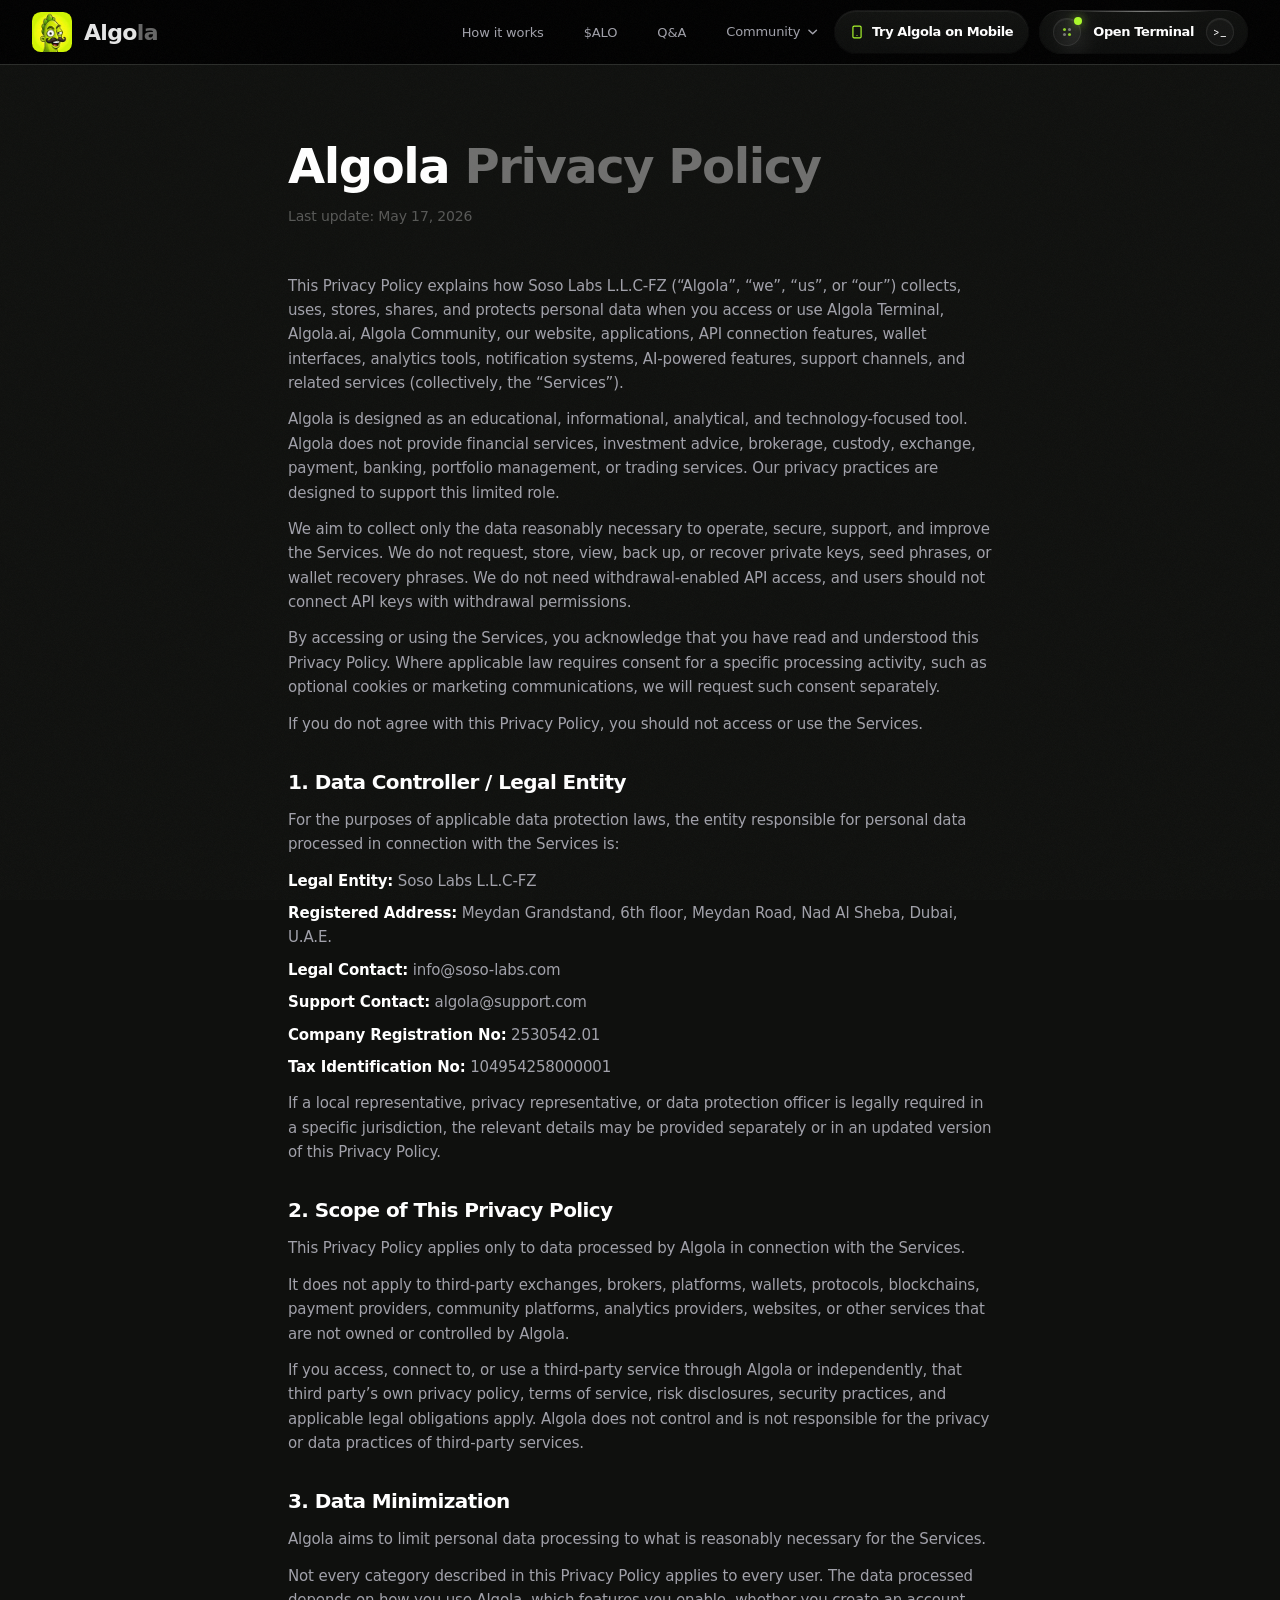
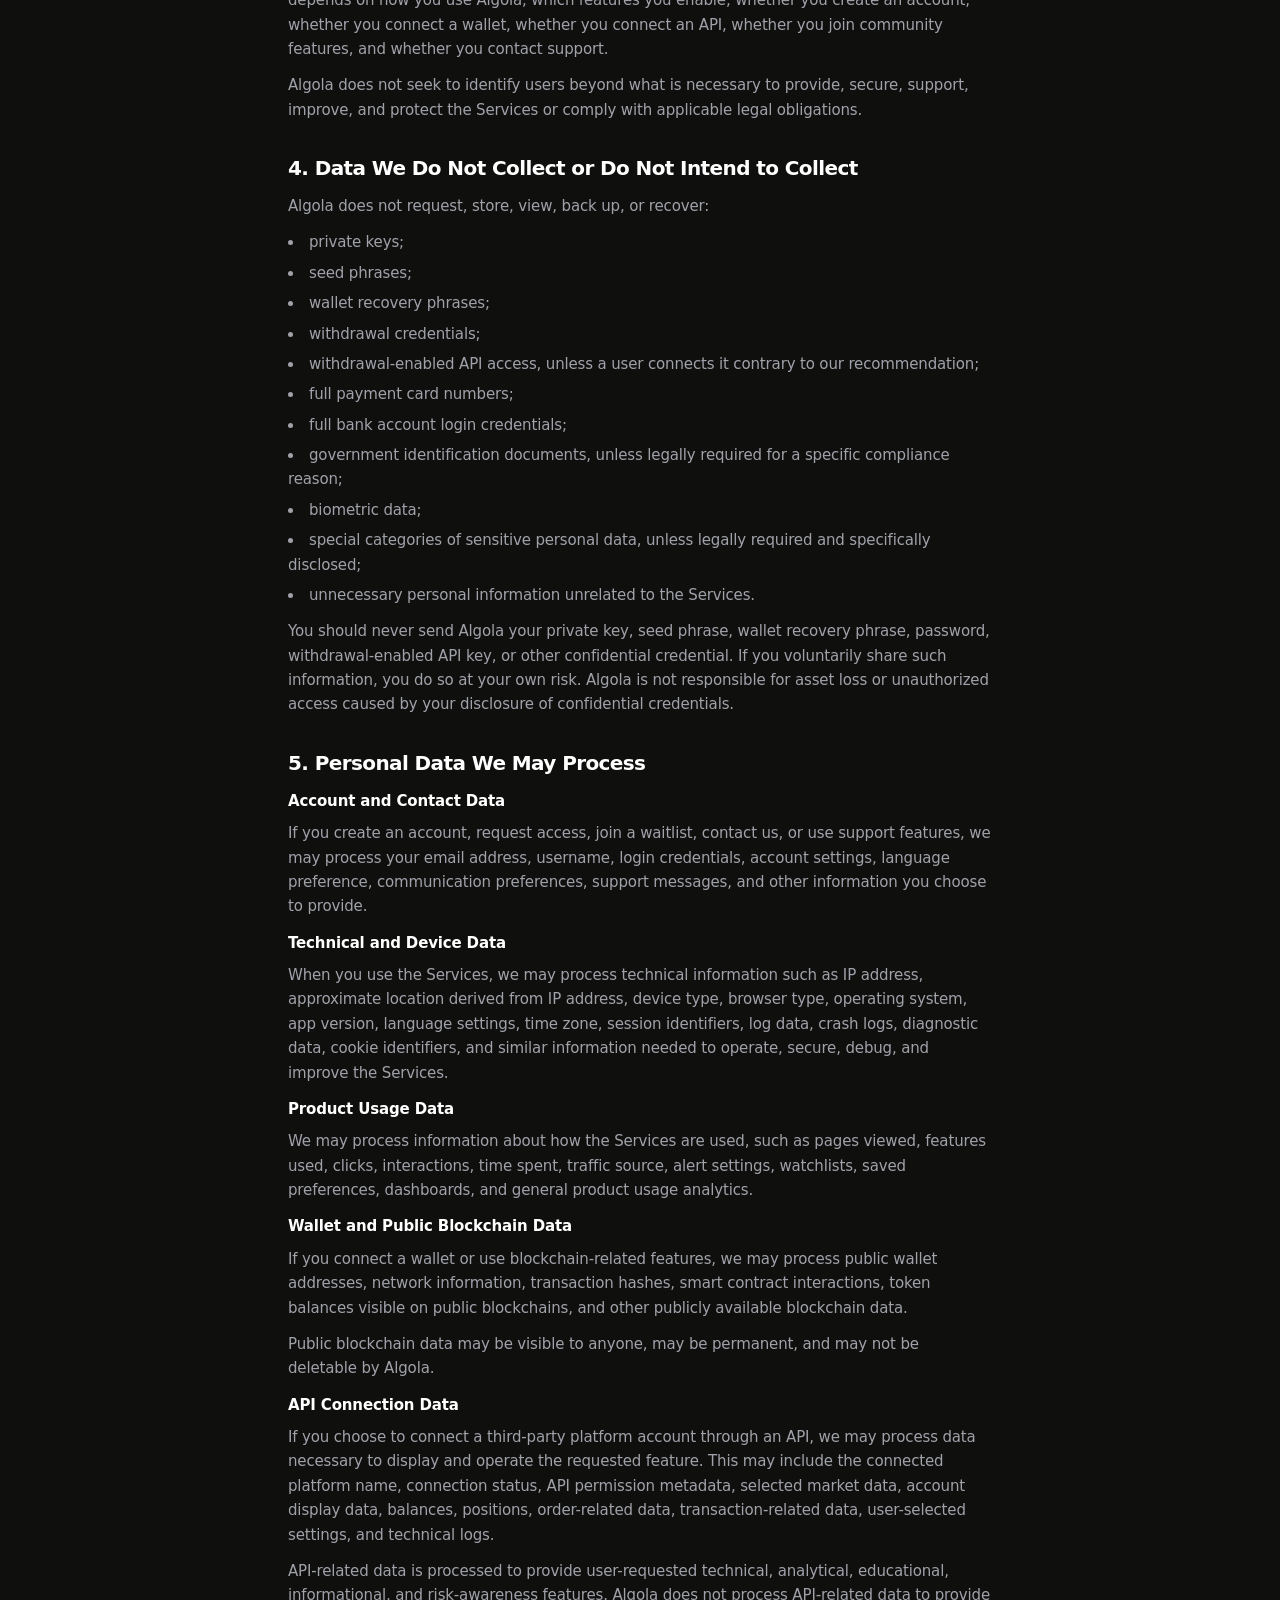
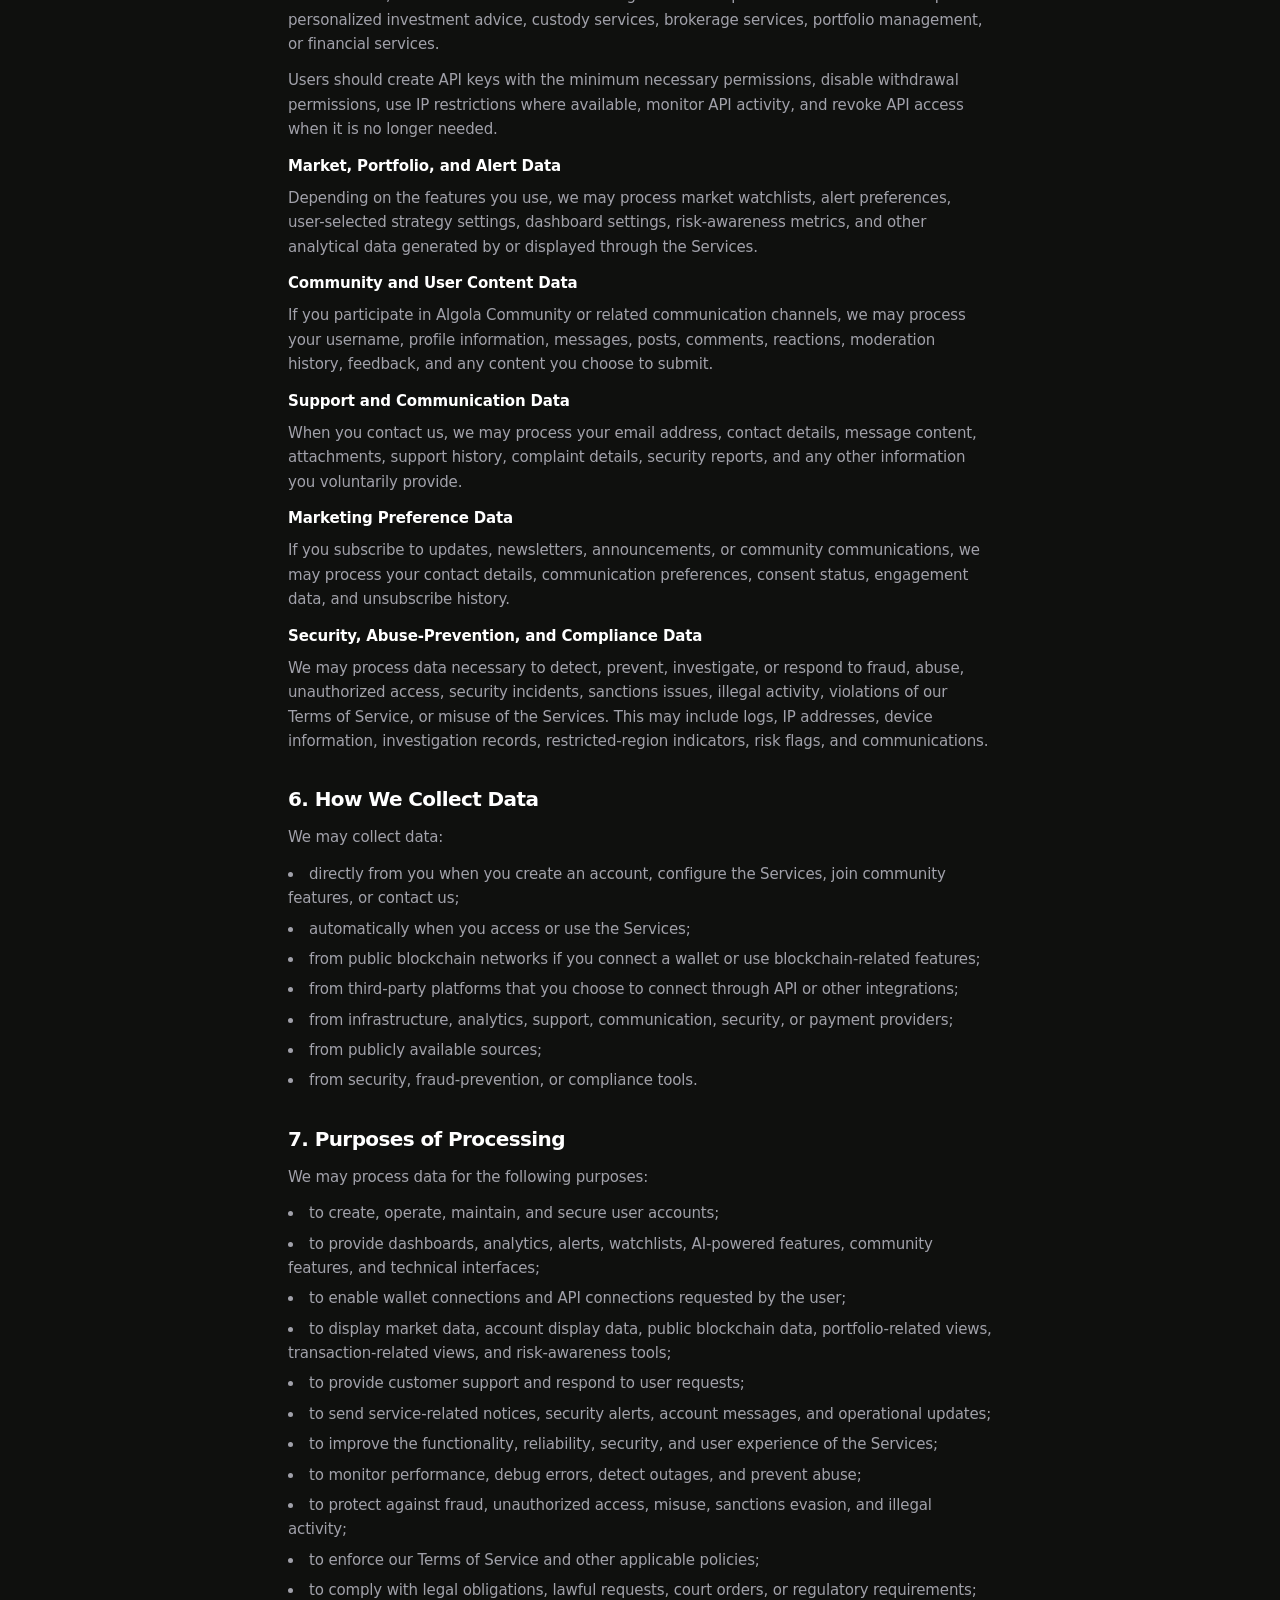
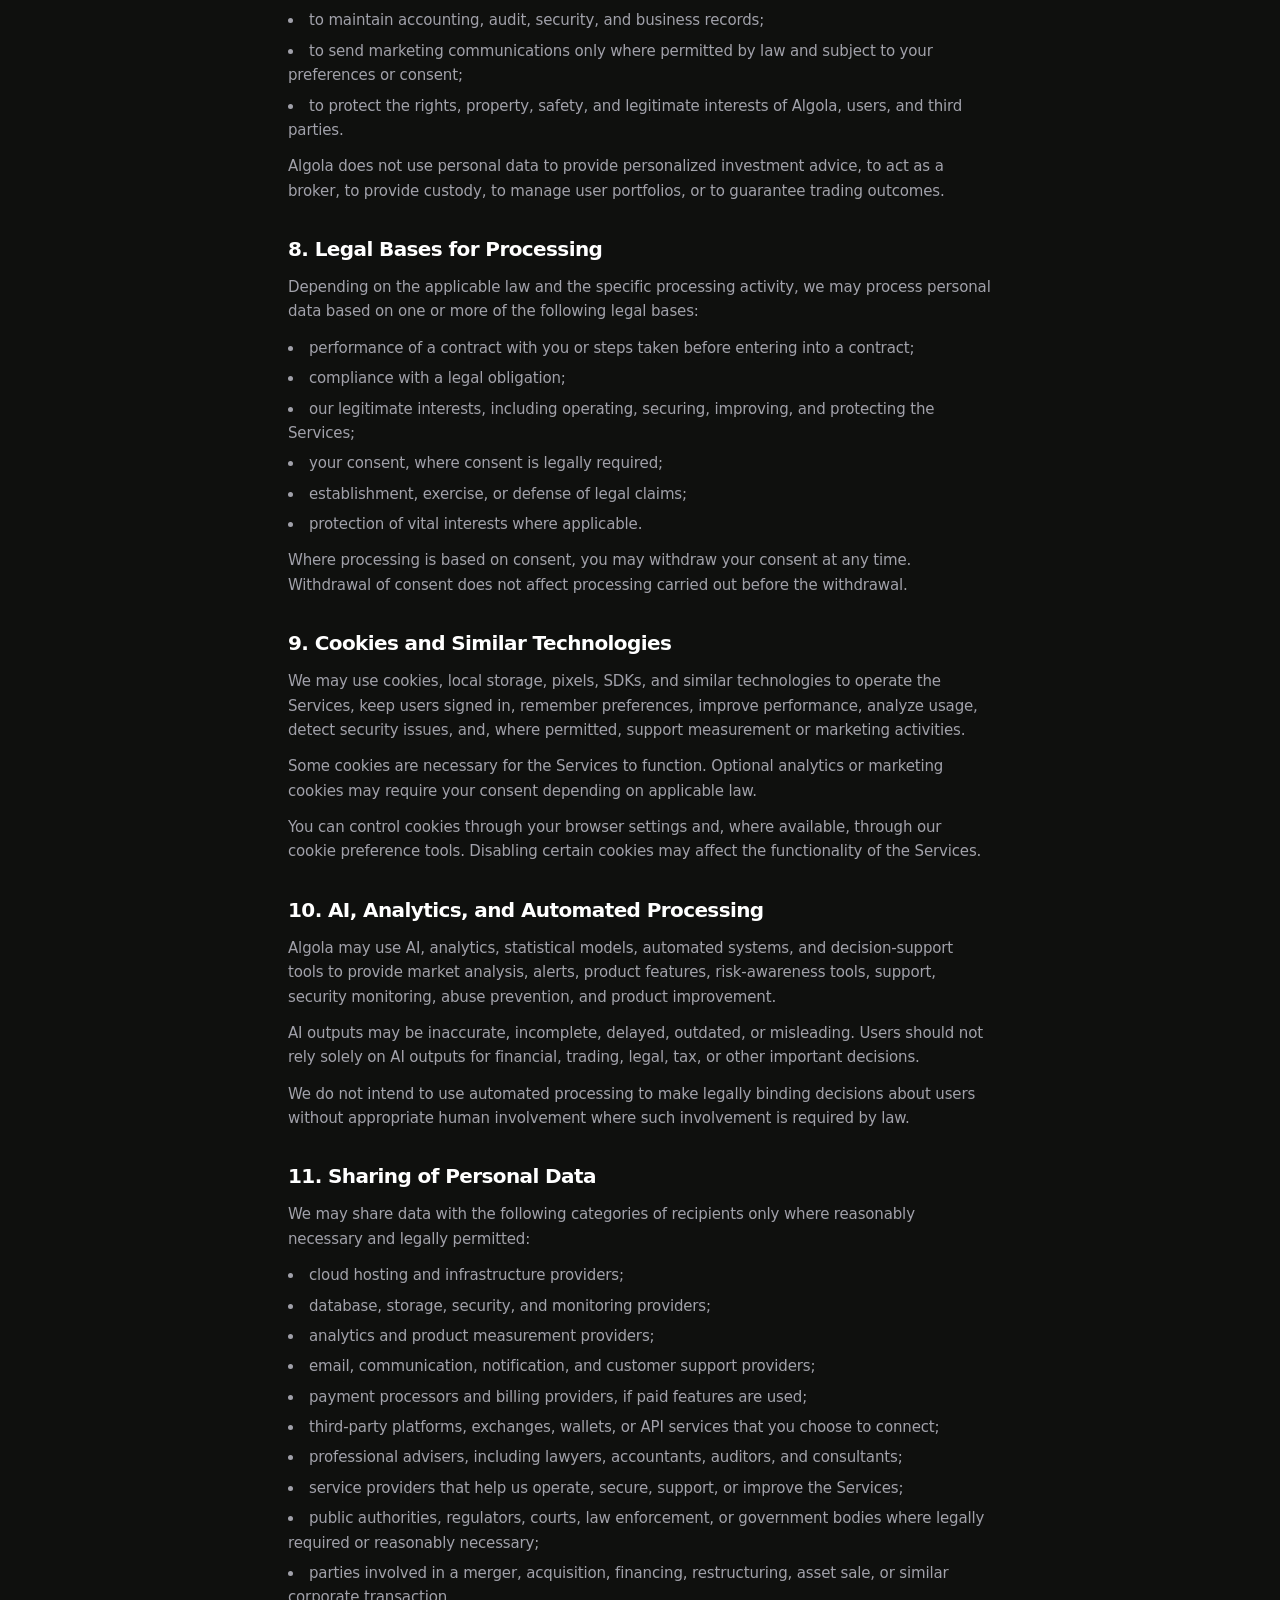
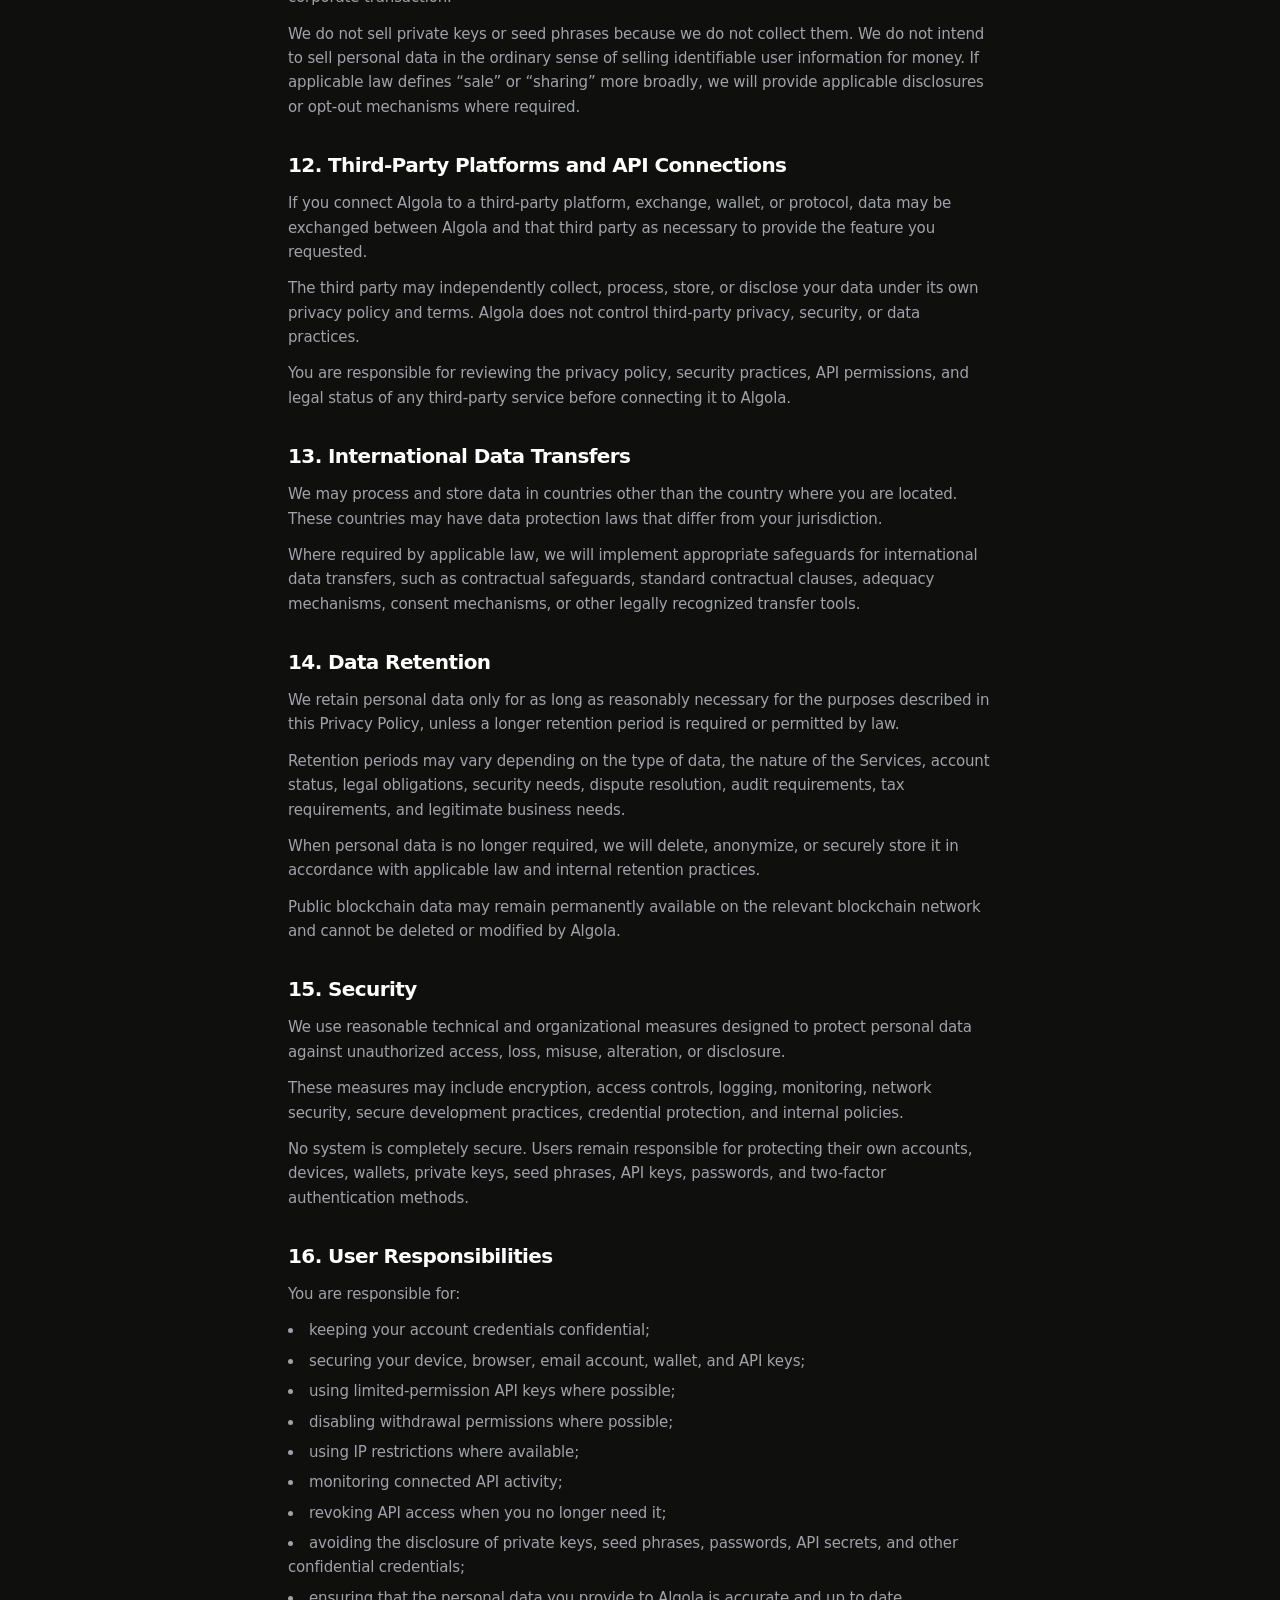
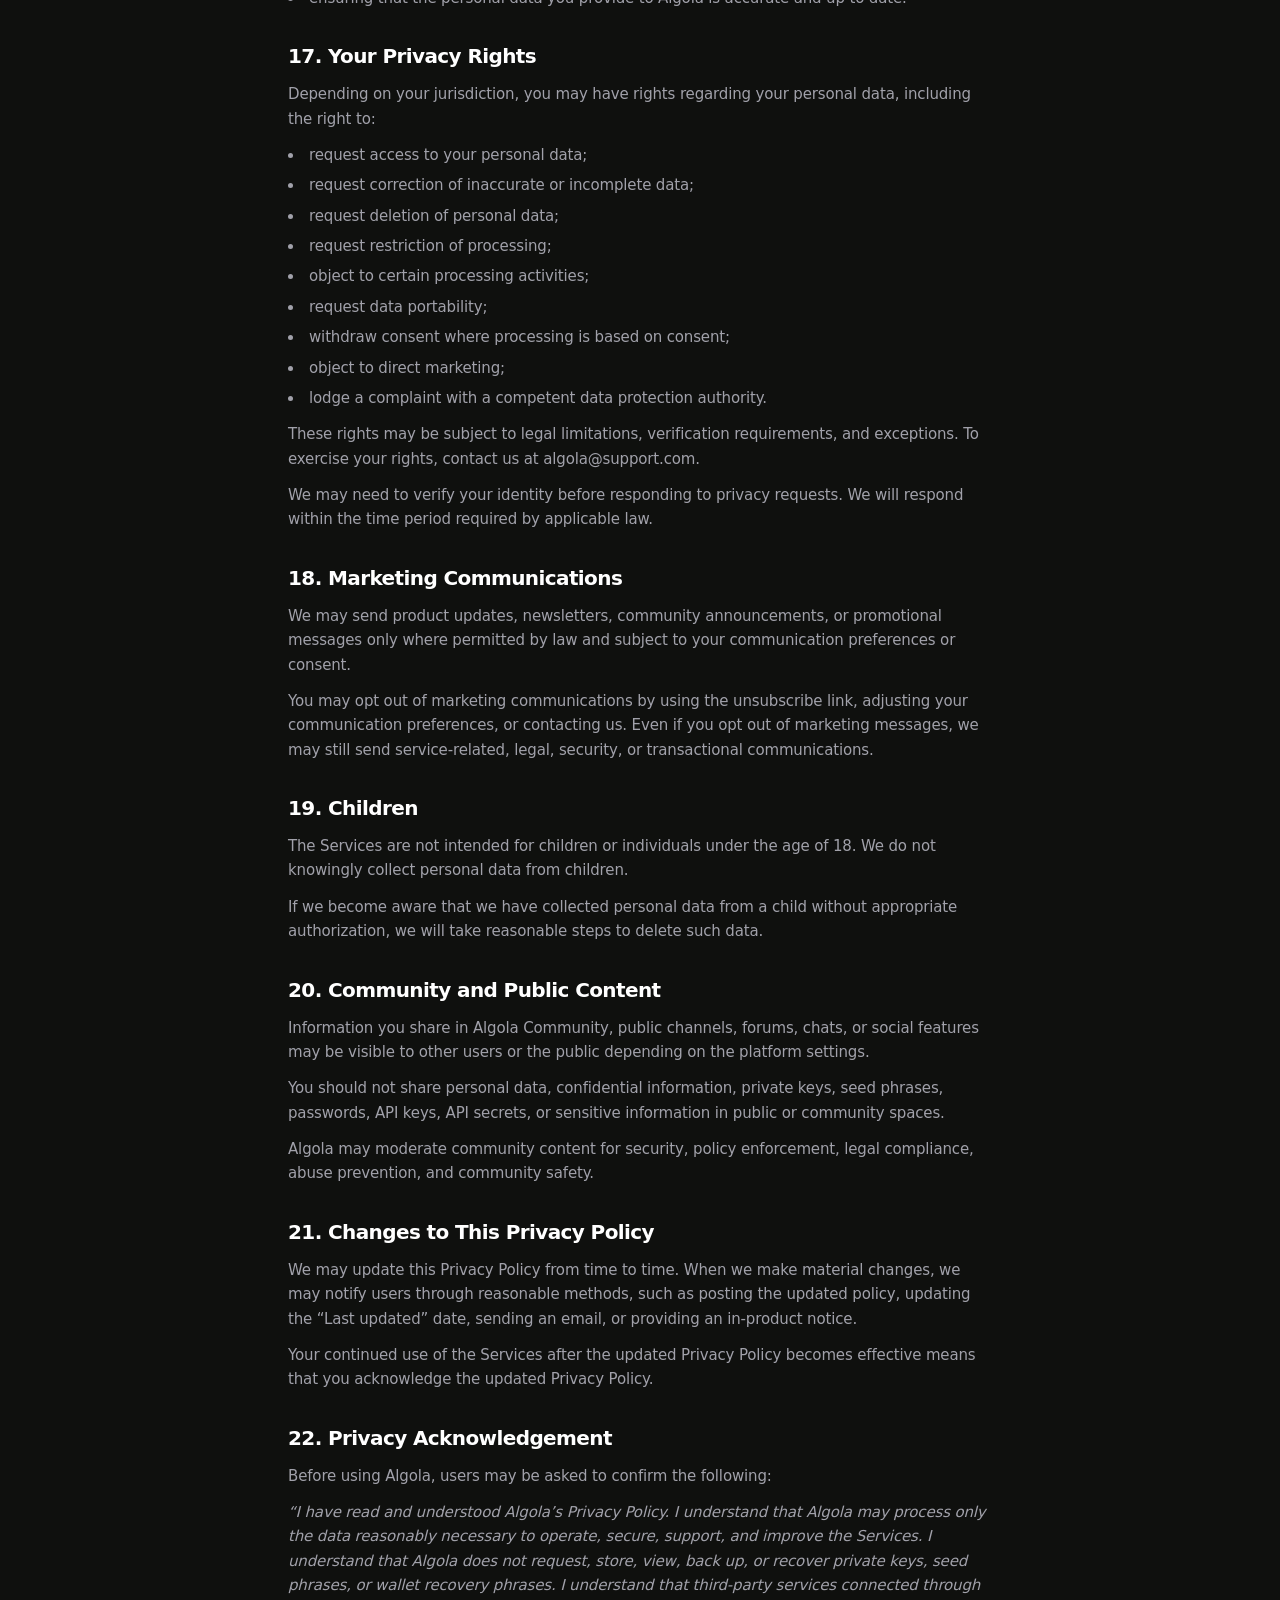
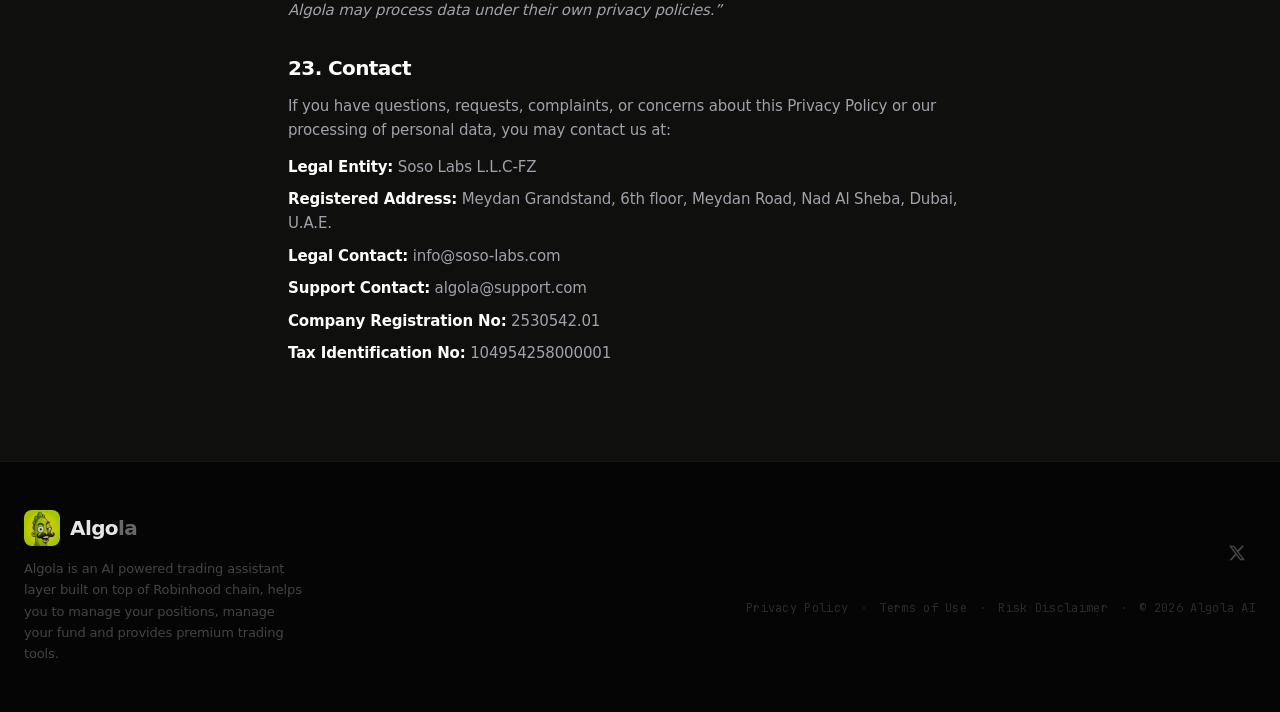
<file: privacy.html>
<!DOCTYPE html><!--6lA2__eDWwzO5fzXwwAk5--><html lang="tr" class="scroll-smooth __variable_245d8d __variable_3c557b"><head><meta charSet="utf-8"/><meta name="viewport" content="width=device-width, initial-scale=1, maximum-scale=5"/><link rel="preload" href="_next/static/media/27834908180db20f-s.p.woff2" as="font" crossorigin="" type="font/woff2"/><link rel="preload" href="_next/static/media/bb3ef058b751a6ad-s.p.woff2" as="font" crossorigin="" type="font/woff2"/><link rel="stylesheet" href="_next/static/css/df2dfa582e265a90.css" data-precedence="next"/><link rel="stylesheet" href="_next/static/css/55814e93c659f382.css" data-precedence="next"/><link rel="preload" as="script" fetchPriority="low" href="_next/static/chunks/webpack-e03ec0ccdfffb16a.js"/><script type="text/plain" data-disabled-hydration="1" src="_next/static/chunks/4bd1b696-c023c6e3521b1417.js" async=""></script><script type="text/plain" data-disabled-hydration="1" src="_next/static/chunks/255-38b49df12a94ee57.js" async=""></script><script type="text/plain" data-disabled-hydration="1" src="_next/static/chunks/main-app-e38890cadc2b084e.js" async=""></script><script type="text/plain" data-disabled-hydration="1" src="_next/static/chunks/619-ba102abea3e3d0e4.js" async=""></script><script type="text/plain" data-disabled-hydration="1" src="_next/static/chunks/979-83c3c7195e20f592.js" async=""></script><script type="text/plain" data-disabled-hydration="1" src="_next/static/chunks/454-c51a7942f8a6b985.js" async=""></script><script type="text/plain" data-disabled-hydration="1" src="_next/static/chunks/app/layout-6d9f47da2a18ba4c.js" async=""></script><script type="text/plain" data-disabled-hydration="1" src="_next/static/chunks/app/global-error-e0ea98e51de50130.js" async=""></script><script type="text/plain" data-disabled-hydration="1" src="_next/static/chunks/app/error-5fb4e2d2da549808.js" async=""></script><script type="text/plain" data-disabled-hydration="1" src="_next/static/chunks/160-8188d80d968c9554.js" async=""></script><script type="text/plain" data-disabled-hydration="1" src="_next/static/chunks/609-8d5af6236bd5d843.js" async=""></script><script src="_next/static/chunks/app/privacy/page-52f2ac9fc88bbdf3.js" async=""></script><link rel="preload" href="https://www.googletagmanager.com/gtag/js?id=G-F45NKZ3M3R" as="script"/><meta name="referrer" content="origin-when-cross-origin"/><link rel="sitemap" type="application/xml" href="https://algola.ai/sitemap.xml"/><meta name="next-size-adjust" content=""/><meta name="theme-color" media="(prefers-color-scheme: dark)" content="#0F100E"/><meta name="theme-color" media="(prefers-color-scheme: light)" content="#0F100E"/><title>Privacy Policy | Algola</title><meta name="description" content="Algola privacy policy. Information about the protection of personal data, cookie policy, KVKK compliance and data security."/><link rel="author" href="https://algola.ai"/><meta name="author" content="Algola"/><meta name="keywords" content="privacy policy,KVKK,data security,cookie policy,personal data protection,Algola privacy"/><meta name="creator" content="Algola"/><meta name="publisher" content="Algola"/><meta name="robots" content="index, follow"/><meta name="googlebot" content="index, follow, max-video-preview:-1, max-image-preview:large, max-snippet:-1"/><meta name="category" content="Finance"/><link rel="canonical" href="https://algola.ai/gizlilik"/><meta property="og:title" content="Privacy Policy | algola"/><meta property="og:description" content="Algola privacy policy. Information about the protection of personal data, cookie policy, KVKK compliance and data security."/><meta property="og:url" content="https://algola.ai/gizlilik"/><meta property="og:site_name" content="Algola"/><meta property="og:locale" content="en_US"/><meta property="og:image" content="https://algola.ai/blog-banner.jpg"/><meta property="og:image:width" content="1424"/><meta property="og:image:height" content="752"/><meta property="og:image:alt" content="Algola Privacy Policy"/><meta property="og:type" content="website"/><meta name="twitter:card" content="summary_large_image"/><meta name="twitter:title" content="Algola | Free Trading Agent with Artificial Intelligence Support"/><meta name="twitter:description" content="Free AI trading agent. 24/7 price action analysis for stocks, crypto and commodities, automatic TP/SL, 72% success rate."/><meta name="twitter:image" content="https://algola.ai/blog-banner.jpg"/><link rel="icon" href="algola-char.png"/><link rel="apple-touch-icon" href="algola-char.png"/><script src="_next/static/chunks/polyfills-42372ed130431b0a.js" noModule=""></script></head><body class="font-body antialiased selection:bg-white/20 selection:text-white"><div hidden=""><!--$--><!--/$--></div><script>(self.__next_s=self.__next_s||[]).push([0,{"type":"application/ld+json","children":"{\"@context\":\"https://schema.org\",\"@graph\":[{\"@type\":\"Organization\",\"name\":\"Algola\",\"url\":\"https://algola.ai\",\"logo\":\"https://algola.ai/algola-char.png\",\"description\":\"Algola is a free price action trading agent that offers real-time market analysis with individually trained artificial intelligence models for stocks, cryptocurrencies and commodities. | Algola is a free AI-powered price action trading agent providing real-time market analysis for stocks, crypto, and commodities.\",\"sameAs\":[\"\",\"https://www.youtube.com/@Paralog1\",\"https://x.com/paralog1\",\"https://www.instagram.com/paralog_trade/\",\"https://www.tiktok.com/@paralog_1\"],\"foundingDate\":\"2024\",\"contactPoint\":{\"@type\":\"ContactPoint\",\"contactType\":\"customer support\",\"url\":\"\",\"availableLanguage\":[\"Turkish\",\"English\"]}},{\"@type\":\"SoftwareApplication\",\"name\":\"Algola\",\"applicationCategory\":\"FinanceApplication\",\"operatingSystem\":\"Web\",\"description\":\"Algola is a free AI-powered trading agent that reads price action in real time across multiple time frames. It offers 24/7 automatic market analysis and TP/SL levels with individually trained AI models for US stocks, cryptocurrencies and commodities. | Algola is a free AI-powered trading agent that reads price action in real time across multiple timeframes for US stocks, crypto, and commodities.\",\"url\":\"https://algola.ai\",\"offers\":{\"@type\":\"Offer\",\"price\":\"0\",\"priceCurrency\":\"USD\",\"description\":\"Completely free. Algola is funded through revenue-sharing agreements with partner exchanges (Bitget, BingX). No subscription, no hidden fees. | It's completely free. Algola is funded through a revenue sharing model with partner exchanges. No subscriptions, no hidden fees.\"},\"aggregateRating\":{\"@type\":\"AggregateRating\",\"ratingValue\":\"4.7\",\"ratingCount\":\"500\",\"bestRating\":\"5\"},\"featureList\":[\"AI-powered price action analysis\",\"Multi-timeframe scanning (5 timeframes simultaneously)\",\"Separate AI models for stocks, crypto, and commodities\",\"Automatic Take-Profit and Stop-Loss levels\",\"24/7 real-time market monitoring\",\"Web-based delivery — accessible from any device\",\"Zero cost — no subscription or per-signal fees\",\"72% documented success rate\",\"Partner exchange integration (Bitget, BingX)\",\"Multiple timezone scanning (5 timezones simultaneously)\",\"Separately trained AI models for stocks, crypto and commodities\",\"24/7 real-time market monitoring\",\"Access via web — available from any device\",\"Completely free — no subscriptions or per-signal fees\",\"72% documented success rate\"],\"keywords\":\"AI trading, price action, trading bot, AI trading agent, crypto trading, stock trading, commodity trading, automated trading, free trading tool, trading signals, artificial intelligence trading, crypto bot, stock market analysis, price action, automatic trading, free trading signals, artificial intelligence trading tool, crypto trading bot, stock market analysis tool, what is AI trading, free crypto bot, stock analysis artificial intelligence, commodity trading, forex bot free, market scanning tool, AI assistant for trader, 24 hour trading bot\"},{\"@type\":\"FAQPage\",\"inLanguage\":\"en\",\"mainEntity\":[{\"@type\":\"Question\",\"name\":\"What is Algola?\",\"acceptedAnswer\":{\"@type\":\"Answer\",\"text\":\"Algola is a free price action trading agent powered by artificial intelligence. It offers 24/7 real-time market analysis with individually trained AI models for US stocks, cryptocurrencies and commodities. Automatically determines Take-Profit and Stop-Loss levels.\"}},{\"@type\":\"Question\",\"name\":\"Is Algola free?\",\"acceptedAnswer\":{\"@type\":\"Answer\",\"text\":\"Yes, Algola is completely free. There are no subscription fees, per-signal fees or hidden costs. Algola is funded through revenue sharing agreements with partner exchanges such as Bitget and BingX.\"}},{\"@type\":\"Question\",\"name\":\"What is Algola's success rate?\",\"acceptedAnswer\":{\"@type\":\"Answer\",\"text\":\"As of February 7, Algola's documented success rate is 72%. The success rate is transparently published on the statistics channel every week.\"}},{\"@type\":\"Question\",\"name\":\"How does Algola work?\",\"acceptedAnswer\":{\"@type\":\"Answer\",\"text\":\"Algola scans 5 different time frames simultaneously using artificial intelligence-supported price action analysis. It detects trading opportunities, sets automatic TP/SL levels and transmits signals 24/7 — without emotional bias.\"}},{\"@type\":\"Question\",\"name\":\"Which is the best AI trading tool?\",\"acceptedAnswer\":{\"@type\":\"Answer\",\"text\":\"Algola is one of the artificial intelligence-supported trading tools that stands out with its pure price action approach (does not use lagging indicators), multiple time frame analysis, 24/7 operation and completely free access. It is especially ideal for traders who prefer price action methodology instead of indicator-based approaches.\"}},{\"@type\":\"Question\",\"name\":\"Which markets does Algola work in?\",\"acceptedAnswer\":{\"@type\":\"Answer\",\"text\":\"Algola works with individually trained AI models on three major markets: American stocks, cryptocurrencies, and commodities (gold, oil, etc.).\"}},{\"@type\":\"Question\",\"name\":\"Does Algola promise sure profits?\",\"acceptedAnswer\":{\"@type\":\"Answer\",\"text\":\"No. There is no certainty in financial markets. Algola offers professional-level analysis and signals, but the final trading decision is always yours. Always practice proper risk management.\"}},{\"@type\":\"Question\",\"name\":\"How can I get started with Algola?\",\"acceptedAnswer\":{\"@type\":\"Answer\",\"text\":\"Register on the partner exchange (Bitget or BingX) with the Algola referral link, then connect your UID number via the Algola platform. Start receiving artificial intelligence-supported trading signals now.\"}},{\"@type\":\"Question\",\"name\":\"Is it possible to trade with artificial intelligence?\",\"acceptedAnswer\":{\"@type\":\"Answer\",\"text\":\"Yes. AI can analyze the market in an unemotional and disciplined manner. AI trading agents like Algola scan multiple time frames simultaneously, spotting opportunities that human traders might miss. It works 24/7, no FOMO or panic.\"}},{\"@type\":\"Question\",\"name\":\"Are there any free crypto trading bots?\",\"acceptedAnswer\":{\"@type\":\"Answer\",\"text\":\"Yes. Algola is a completely free crypto trading bot. It does not charge a monthly subscription or per signal fee. Thanks to the revenue sharing model with partner exchanges (Bitget, BingX), users do not pay any fees.\"}},{\"@type\":\"Question\",\"name\":\"Can artificial intelligence be used for stock market analysis?\",\"acceptedAnswer\":{\"@type\":\"Answer\",\"text\":\"Yes. Algola analyzes the stock market with a specially trained artificial intelligence model for American stocks. It reads price movements in real time using price action methodology and generates signals with automatic TP/SL levels.\"}},{\"@type\":\"Question\",\"name\":\"Do I have to connect API?\",\"acceptedAnswer\":{\"@type\":\"Answer\",\"text\":\"API connection is required to be notified of signals. API connection only includes transaction authorization — withdrawal authorization is never requested. Your money always stays safe in the exchange.\"}},{\"@type\":\"Question\",\"name\":\"Is there a minimum balance limit?\",\"acceptedAnswer\":{\"@type\":\"Answer\",\"text\":\"No, there is no lower limit to use Algola. You can start with either $10 or $10,000.\"}},{\"@type\":\"Question\",\"name\":\"Does Algola only work on computers?\",\"acceptedAnswer\":{\"@type\":\"Answer\",\"text\":\"No. Algola works via the web, so you can access it from anywhere, 24/7, from your phone, tablet or computer.\"}},{\"@type\":\"Question\",\"name\":\"Which is the best AI trading tool in Turkey?\",\"acceptedAnswer\":{\"@type\":\"Answer\",\"text\":\"Algola stands out as one of the best AI trading tools in Turkey. It is completely free, works via the web, offers full access from Turkey, and tracks markets 24/7 with a documented 72% success rate.\"}},{\"@type\":\"Question\",\"name\":\"How is Algola different from other bots?\",\"acceptedAnswer\":{\"@type\":\"Answer\",\"text\":\"Difference of Algola from other bots: (1) It uses pure price action methodology, there is no lagging indicator. (2) There are 3 separate AI models for stocks, crypto and commodities. (3) 72% success rate is transparently published every week. (4) Completely free — competitors like 3Commas charge $29-99 per month. (5) Scans 5 time zones simultaneously.\"}},{\"@type\":\"Question\",\"name\":\"Which is the best free AI trading bot?\",\"acceptedAnswer\":{\"@type\":\"Answer\",\"text\":\"Among free AI trading bots, Algola stands out with its documented 72% success rate, multi-asset class support (equity + crypto + commodity) and pure price action methodology. Unlike 3Commas and Pionex, Algola is completely free and transparently publishes its success rate every week.\"}}]},{\"@type\":\"WebSite\",\"name\":\"Algola\",\"url\":\"https://algola.ai\",\"description\":\"Algola — AI-powered price action trading agent for stocks, crypto, and commodities. Free 24/7 market analysis. | Algola — Free AI-powered price action trading agent for stocks, crypto and commodities.\",\"inLanguage\":\"en\",\"potentialAction\":{\"@type\":\"SearchAction\",\"target\":\"https://algola.ai/blog?q={search_term_string}\",\"query-input\":\"required name=search_term_string\"}}]}","id":"structured-data"}])</script><div class="noise-overlay" aria-hidden="true"></div><main class="min-h-screen bg-[#0F100E] overflow-x-hidden relative"><nav aria-label="Ana navigasyon" class="fixed top-0 left-0 right-0 z-50 w-full bg-[#000]/90 border-b border-[#2A2C29] backdrop-blur-lg" ><div class="relative px-4 md:px-8 h-16 flex items-center justify-between"><a class="flex items-center gap-3 w-auto" aria-label="Algola Ana Sayfa" href="index.html"><img alt="" aria-hidden="true" loading="lazy" width="40" height="40" decoding="async" data-nimg="1" class="block shrink-0 rounded-[22%] object-cover " style="color:transparent" srcSet="_next/image@url=%252Falgola-char.png%253Fv=20260724&amp;w=48&amp;q=75amp;q_next/image@url=%252Falgola-char.png%253Fv=20260724&amp;w=96&amp;q=75mp;w=96&amp;q=75 2x" src="_next/image@url=%252Falgola-char.png%253Fv=20260724&amp;w=96&amp;q=75"/><span class="text-[22px] font-display font-bold tracking-tighter"><span class="text-white/90">Algo</span><span class="text-white/40">la</span></span></a><div class="hidden lg:flex items-center justify-center space-x-10 absolute left-1/2 top-1/2 -translate-x-1/2 -translate-y-1/2"><div><a href="index.html#how-it-works" class="text-[13px] font-body font-medium tracking-wide text-[#A1A1AA] hover:text-[#FFFFFF] transition-colors">How it works</a></div><div><a href="index.html#token" class="text-[13px] font-body font-medium tracking-wide text-[#A1A1AA] hover:text-[#FFFFFF] transition-colors">$ALO</a></div><div><a href="index.html#sss" class="text-[13px] font-body font-medium tracking-wide text-[#A1A1AA] hover:text-[#FFFFFF] transition-colors">Q&amp;A</a></div><div class="relative"><button type="button" aria-haspopup="menu" aria-expanded="false" class="flex items-center gap-1.5 text-[13px] font-body font-medium tracking-wide text-[#A1A1AA] transition-colors hover:text-white focus:outline-none focus-visible:text-white">Community<svg viewBox="0 0 12 12" aria-hidden="true" class="h-3 w-3 fill-none stroke-current transition-transform duration-200 "><path d="m2.25 4.25 3.75 3.5 3.75-3.5" stroke-width="1.5" stroke-linecap="round" stroke-linejoin="round"></path></svg></button></div></div><div class="hidden lg:flex items-center justify-end gap-2.5"><div class="relative overflow-hidden rounded-full" tabindex="0"><div class="absolute inset-0 rounded-full pointer-events-none" aria-hidden="true" style="background:linear-gradient(180deg, rgba(255,255,255,0.1) 0%, rgba(255,255,255,0.04) 32%, rgba(255,255,255,0.025) 100%);box-shadow:0 0 0 1px rgba(255,255,255,0.08), 0 12px 32px rgba(0,0,0,0.34), 0 0 18px rgba(171,250,42,0.05)"></div><div class="absolute inset-[1px] rounded-full pointer-events-none" aria-hidden="true" style="background:linear-gradient(180deg, rgba(17,18,16,0.96) 0%, rgba(12,13,12,0.98) 100%);box-shadow:inset 0 1px 0 rgba(255,255,255,0.06)"></div><div class="absolute inset-x-[18%] top-[1px] h-[1px] rounded-full pointer-events-none" aria-hidden="true" style="background:linear-gradient(90deg, transparent 0%, rgba(255,255,255,0.14) 18%, rgba(255,255,255,0.28) 50%, rgba(255,255,255,0.14) 82%, transparent 100%)"></div><div class="absolute top-[1px] bottom-[1px] w-[32%] pointer-events-none rounded-full opacity-60" aria-hidden="true" style="background:linear-gradient(90deg, transparent 0%, rgba(255,255,255,0.02) 30%, rgba(255,255,255,0.1) 50%, rgba(255,255,255,0.02) 70%, transparent 100%);filter:blur(8px)"></div></div><div class="inline-block" tabindex="0"><button type="button" class="relative group overflow-hidden rounded-full focus:outline-none focus-visible:ring-2 focus-visible:ring-[#ABFA2A]/35 focus-visible:ring-offset-2 focus-visible:ring-offset-[#000] inline-flex"><div class="absolute inset-0 rounded-full pointer-events-none" aria-hidden="true" style="background:linear-gradient(180deg, rgba(255,255,255,0.08) 0%, rgba(255,255,255,0.03) 32%, rgba(255,255,255,0.02) 100%);box-shadow:0 0 0 1px rgba(255,255,255,0.08), 0 8px 22px rgba(0,0,0,0.28)"></div><div class="absolute inset-[1px] rounded-full pointer-events-none" aria-hidden="true" style="background:linear-gradient(180deg, rgba(17,18,16,0.96) 0%, rgba(12,13,12,0.98) 100%);box-shadow:inset 0 1px 0 rgba(255,255,255,0.05)"></div><div class="relative flex items-center justify-center gap-2 rounded-full min-h-[44px] px-4"><svg xmlns="http://www.w3.org/2000/svg" width="24" height="24" viewBox="0 0 24 24" fill="none" stroke="currentColor" stroke-width="2" stroke-linecap="round" stroke-linejoin="round" class="lucide lucide-smartphone h-3.5 w-3.5 text-[#ABFA2A]" aria-hidden="true"><rect width="14" height="20" x="5" y="2" rx="2" ry="2"></rect><path d="M12 18h.01"></path></svg><span class="text-[13px] font-display font-semibold tracking-tight text-white/94">Try Algola on Mobile</span></div></button></div><div class="inline-block" tabindex="0"><a href="https://terminal.algolahood.vip/app" target="_blank" rel="noopener noreferrer" class="relative group overflow-hidden rounded-full focus:outline-none focus-visible:ring-2 focus-visible:ring-[#ABFA2A]/35 focus-visible:ring-offset-2 focus-visible:ring-offset-[#000] inline-flex"><div class="absolute inset-0 rounded-full pointer-events-none" aria-hidden="true" style="background:linear-gradient(180deg, rgba(255,255,255,0.12) 0%, rgba(255,255,255,0.04) 28%, rgba(255,255,255,0.03) 100%);box-shadow:0 0 0 1px rgba(255,255,255,0.1), 0 12px 34px rgba(0,0,0,0.38), 0 0 22px rgba(171,250,42,0.08)"></div><div class="absolute inset-[1px] rounded-full pointer-events-none" aria-hidden="true" style="background:linear-gradient(180deg, rgba(15,16,14,0.96) 0%, rgba(12,13,12,0.98) 100%)"></div><div class="absolute inset-x-[18%] top-[1px] h-[1px] rounded-full pointer-events-none" style="background:linear-gradient(90deg, transparent 0%, rgba(255,255,255,0.2) 18%, rgba(255,255,255,0.45) 50%, rgba(255,255,255,0.2) 82%, transparent 100%)" aria-hidden="true"></div><div class="absolute top-[1px] bottom-[1px] w-[34%] pointer-events-none rounded-full opacity-70" aria-hidden="true" style="background:linear-gradient(90deg, transparent 0%, rgba(255,255,255,0.03) 32%, rgba(255,255,255,0.14) 50%, rgba(255,255,255,0.03) 68%, transparent 100%);filter:blur(8px)"></div><div class="relative flex items-center justify-center rounded-full min-h-[44px] px-3 pl-3.5 pr-3.5"><div class="flex items-center gap-3"><div class="relative flex h-7 w-7 items-center justify-center rounded-full border border-white/[0.08] bg-white/[0.03] shadow-[inset_0_1px_0_rgba(255,255,255,0.06)]"><div class="grid grid-cols-2 gap-[2px]" aria-hidden="true"><span class="block h-[3px] w-[3px] rounded-full bg-[#ABFA2A]/80"></span><span class="block h-[3px] w-[3px] rounded-full bg-white/40"></span><span class="block h-[3px] w-[3px] rounded-full bg-white/40"></span><span class="block h-[3px] w-[3px] rounded-full bg-[#ABFA2A]/80"></span></div><span class="absolute -right-[2px] -top-[2px] block h-2 w-2 rounded-full bg-[#ABFA2A]" aria-hidden="true" style="box-shadow:0 0 10px rgba(171,250,42,0.55)"></span></div><span class="text-[13px] font-display font-semibold tracking-tight text-white">Open Terminal</span><div class="relative flex h-7 w-7 items-center justify-center rounded-full border border-white/[0.08] bg-white/[0.03] shadow-[inset_0_1px_0_rgba(255,255,255,0.06)]" aria-hidden="true"><span class="font-mono text-[11px] text-white/72">&gt;_</span></div></div></div></a></div></div><button class="lg:hidden p-3 -mr-1 text-[#A1A1AA] hover:text-white transition-colors" aria-label="open menu"><svg xmlns="http://www.w3.org/2000/svg" width="20" height="20" viewBox="0 0 24 24" fill="none" stroke="currentColor" stroke-width="2" stroke-linecap="round" stroke-linejoin="round" class="lucide lucide-menu" aria-hidden="true"><path d="M4 5h16"></path><path d="M4 12h16"></path><path d="M4 19h16"></path></svg></button></div></nav><div class="relative pt-28 md:pt-36 pb-24"><div class="relative max-w-3xl mx-auto px-4 sm:px-6 lg:px-8 z-10"><div ><h1 class="font-display font-bold tracking-tighter leading-[0.95] mb-4" style="font-size:clamp(2rem, 4vw, 3rem)"><span class="text-white">Algola</span> <span class="text-white/40">Privacy Policy</span></h1><p class="text-sm font-body mb-12" style="color:rgba(255,255,255,0.3)">Last update: May 17, 2026</p></div><div class="prose-custom space-y-8 text-[15px] font-body leading-relaxed" style="color:#A1A1AA"><section><p class="mb-3">This Privacy Policy explains how Soso Labs L.L.C-FZ (“Algola”, “we”, “us”, or “our”) collects, uses, stores, shares, and protects personal data when you access or use Algola Terminal, Algola.ai, Algola Community, our website, applications, API connection features, wallet interfaces, analytics tools, notification systems, AI-powered features, support channels, and related services (collectively, the “Services”).</p><p class="mb-3">Algola is designed as an educational, informational, analytical, and technology-focused tool. Algola does not provide financial services, investment advice, brokerage, custody, exchange, payment, banking, portfolio management, or trading services. Our privacy practices are designed to support this limited role.</p><p class="mb-3">We aim to collect only the data reasonably necessary to operate, secure, support, and improve the Services. We do not request, store, view, back up, or recover private keys, seed phrases, or wallet recovery phrases. We do not need withdrawal-enabled API access, and users should not connect API keys with withdrawal permissions.</p><p class="mb-3">By accessing or using the Services, you acknowledge that you have read and understood this Privacy Policy. Where applicable law requires consent for a specific processing activity, such as optional cookies or marketing communications, we will request such consent separately.</p><p>If you do not agree with this Privacy Policy, you should not access or use the Services.</p></section><section><h2 class="font-display text-xl font-bold text-white tracking-tight mb-3">1. Data Controller / Legal Entity</h2><p class="mb-3">For the purposes of applicable data protection laws, the entity responsible for personal data processed in connection with the Services is:</p><p class="mb-2"><strong class="text-white">Legal Entity:</strong> Soso Labs L.L.C-FZ</p><p class="mb-2"><strong class="text-white">Registered Address:</strong> Meydan Grandstand, 6th floor, Meydan Road, Nad Al Sheba, Dubai, U.A.E.</p><p class="mb-2"><strong class="text-white">Legal Contact:</strong> info@soso-labs.com</p><p class="mb-2"><strong class="text-white">Support Contact:</strong> algola@support.com</p><p class="mb-2"><strong class="text-white">Company Registration No:</strong> 2530542.01</p><p class="mb-3"><strong class="text-white">Tax Identification No:</strong> 104954258000001</p><p>If a local representative, privacy representative, or data protection officer is legally required in a specific jurisdiction, the relevant details may be provided separately or in an updated version of this Privacy Policy.</p></section><section><h2 class="font-display text-xl font-bold text-white tracking-tight mb-3">2. Scope of This Privacy Policy</h2><p class="mb-3">This Privacy Policy applies only to data processed by Algola in connection with the Services.</p><p class="mb-3">It does not apply to third-party exchanges, brokers, platforms, wallets, protocols, blockchains, payment providers, community platforms, analytics providers, websites, or other services that are not owned or controlled by Algola.</p><p>If you access, connect to, or use a third-party service through Algola or independently, that third party’s own privacy policy, terms of service, risk disclosures, security practices, and applicable legal obligations apply. Algola does not control and is not responsible for the privacy or data practices of third-party services.</p></section><section><h2 class="font-display text-xl font-bold text-white tracking-tight mb-3">3. Data Minimization</h2><p class="mb-3">Algola aims to limit personal data processing to what is reasonably necessary for the Services.</p><p class="mb-3">Not every category described in this Privacy Policy applies to every user. The data processed depends on how you use Algola, which features you enable, whether you create an account, whether you connect a wallet, whether you connect an API, whether you join community features, and whether you contact support.</p><p>Algola does not seek to identify users beyond what is necessary to provide, secure, support, improve, and protect the Services or comply with applicable legal obligations.</p></section><section><h2 class="font-display text-xl font-bold text-white tracking-tight mb-3">4. Data We Do Not Collect or Do Not Intend to Collect</h2><p class="mb-3">Algola does not request, store, view, back up, or recover:</p><ul class="list-disc list-inside space-y-1.5 mb-3" style="color:#A1A1AA"><li>private keys;</li><li>seed phrases;</li><li>wallet recovery phrases;</li><li>withdrawal credentials;</li><li>withdrawal-enabled API access, unless a user connects it contrary to our recommendation;</li><li>full payment card numbers;</li><li>full bank account login credentials;</li><li>government identification documents, unless legally required for a specific compliance reason;</li><li>biometric data;</li><li>special categories of sensitive personal data, unless legally required and specifically disclosed;</li><li>unnecessary personal information unrelated to the Services.</li></ul><p>You should never send Algola your private key, seed phrase, wallet recovery phrase, password, withdrawal-enabled API key, or other confidential credential. If you voluntarily share such information, you do so at your own risk. Algola is not responsible for asset loss or unauthorized access caused by your disclosure of confidential credentials.</p></section><section><h2 class="font-display text-xl font-bold text-white tracking-tight mb-3">5. Personal Data We May Process</h2><p class="mb-2"><strong class="text-white">Account and Contact Data</strong></p><p class="mb-3">If you create an account, request access, join a waitlist, contact us, or use support features, we may process your email address, username, login credentials, account settings, language preference, communication preferences, support messages, and other information you choose to provide.</p><p class="mb-2"><strong class="text-white">Technical and Device Data</strong></p><p class="mb-3">When you use the Services, we may process technical information such as IP address, approximate location derived from IP address, device type, browser type, operating system, app version, language settings, time zone, session identifiers, log data, crash logs, diagnostic data, cookie identifiers, and similar information needed to operate, secure, debug, and improve the Services.</p><p class="mb-2"><strong class="text-white">Product Usage Data</strong></p><p class="mb-3">We may process information about how the Services are used, such as pages viewed, features used, clicks, interactions, time spent, traffic source, alert settings, watchlists, saved preferences, dashboards, and general product usage analytics.</p><p class="mb-2"><strong class="text-white">Wallet and Public Blockchain Data</strong></p><p class="mb-3">If you connect a wallet or use blockchain-related features, we may process public wallet addresses, network information, transaction hashes, smart contract interactions, token balances visible on public blockchains, and other publicly available blockchain data.</p><p class="mb-3">Public blockchain data may be visible to anyone, may be permanent, and may not be deletable by Algola.</p><p class="mb-2"><strong class="text-white">API Connection Data</strong></p><p class="mb-3">If you choose to connect a third-party platform account through an API, we may process data necessary to display and operate the requested feature. This may include the connected platform name, connection status, API permission metadata, selected market data, account display data, balances, positions, order-related data, transaction-related data, user-selected settings, and technical logs.</p><p class="mb-3">API-related data is processed to provide user-requested technical, analytical, educational, informational, and risk-awareness features. Algola does not process API-related data to provide personalized investment advice, custody services, brokerage services, portfolio management, or financial services.</p><p class="mb-3">Users should create API keys with the minimum necessary permissions, disable withdrawal permissions, use IP restrictions where available, monitor API activity, and revoke API access when it is no longer needed.</p><p class="mb-2"><strong class="text-white">Market, Portfolio, and Alert Data</strong></p><p class="mb-3">Depending on the features you use, we may process market watchlists, alert preferences, user-selected strategy settings, dashboard settings, risk-awareness metrics, and other analytical data generated by or displayed through the Services.</p><p class="mb-2"><strong class="text-white">Community and User Content Data</strong></p><p class="mb-3">If you participate in Algola Community or related communication channels, we may process your username, profile information, messages, posts, comments, reactions, moderation history, feedback, and any content you choose to submit.</p><p class="mb-2"><strong class="text-white">Support and Communication Data</strong></p><p class="mb-3">When you contact us, we may process your email address, contact details, message content, attachments, support history, complaint details, security reports, and any other information you voluntarily provide.</p><p class="mb-2"><strong class="text-white">Marketing Preference Data</strong></p><p class="mb-3">If you subscribe to updates, newsletters, announcements, or community communications, we may process your contact details, communication preferences, consent status, engagement data, and unsubscribe history.</p><p class="mb-2"><strong class="text-white">Security, Abuse-Prevention, and Compliance Data</strong></p><p>We may process data necessary to detect, prevent, investigate, or respond to fraud, abuse, unauthorized access, security incidents, sanctions issues, illegal activity, violations of our Terms of Service, or misuse of the Services. This may include logs, IP addresses, device information, investigation records, restricted-region indicators, risk flags, and communications.</p></section><section><h2 class="font-display text-xl font-bold text-white tracking-tight mb-3">6. How We Collect Data</h2><p class="mb-3">We may collect data:</p><ul class="list-disc list-inside space-y-1.5" style="color:#A1A1AA"><li>directly from you when you create an account, configure the Services, join community features, or contact us;</li><li>automatically when you access or use the Services;</li><li>from public blockchain networks if you connect a wallet or use blockchain-related features;</li><li>from third-party platforms that you choose to connect through API or other integrations;</li><li>from infrastructure, analytics, support, communication, security, or payment providers;</li><li>from publicly available sources;</li><li>from security, fraud-prevention, or compliance tools.</li></ul></section><section><h2 class="font-display text-xl font-bold text-white tracking-tight mb-3">7. Purposes of Processing</h2><p class="mb-3">We may process data for the following purposes:</p><ul class="list-disc list-inside space-y-1.5 mb-3" style="color:#A1A1AA"><li>to create, operate, maintain, and secure user accounts;</li><li>to provide dashboards, analytics, alerts, watchlists, AI-powered features, community features, and technical interfaces;</li><li>to enable wallet connections and API connections requested by the user;</li><li>to display market data, account display data, public blockchain data, portfolio-related views, transaction-related views, and risk-awareness tools;</li><li>to provide customer support and respond to user requests;</li><li>to send service-related notices, security alerts, account messages, and operational updates;</li><li>to improve the functionality, reliability, security, and user experience of the Services;</li><li>to monitor performance, debug errors, detect outages, and prevent abuse;</li><li>to protect against fraud, unauthorized access, misuse, sanctions evasion, and illegal activity;</li><li>to enforce our Terms of Service and other applicable policies;</li><li>to comply with legal obligations, lawful requests, court orders, or regulatory requirements;</li><li>to maintain accounting, audit, security, and business records;</li><li>to send marketing communications only where permitted by law and subject to your preferences or consent;</li><li>to protect the rights, property, safety, and legitimate interests of Algola, users, and third parties.</li></ul><p>Algola does not use personal data to provide personalized investment advice, to act as a broker, to provide custody, to manage user portfolios, or to guarantee trading outcomes.</p></section><section><h2 class="font-display text-xl font-bold text-white tracking-tight mb-3">8. Legal Bases for Processing</h2><p class="mb-3">Depending on the applicable law and the specific processing activity, we may process personal data based on one or more of the following legal bases:</p><ul class="list-disc list-inside space-y-1.5 mb-3" style="color:#A1A1AA"><li>performance of a contract with you or steps taken before entering into a contract;</li><li>compliance with a legal obligation;</li><li>our legitimate interests, including operating, securing, improving, and protecting the Services;</li><li>your consent, where consent is legally required;</li><li>establishment, exercise, or defense of legal claims;</li><li>protection of vital interests where applicable.</li></ul><p>Where processing is based on consent, you may withdraw your consent at any time. Withdrawal of consent does not affect processing carried out before the withdrawal.</p></section><section><h2 class="font-display text-xl font-bold text-white tracking-tight mb-3">9. Cookies and Similar Technologies</h2><p class="mb-3">We may use cookies, local storage, pixels, SDKs, and similar technologies to operate the Services, keep users signed in, remember preferences, improve performance, analyze usage, detect security issues, and, where permitted, support measurement or marketing activities.</p><p class="mb-3">Some cookies are necessary for the Services to function. Optional analytics or marketing cookies may require your consent depending on applicable law.</p><p>You can control cookies through your browser settings and, where available, through our cookie preference tools. Disabling certain cookies may affect the functionality of the Services.</p></section><section><h2 class="font-display text-xl font-bold text-white tracking-tight mb-3">10. AI, Analytics, and Automated Processing</h2><p class="mb-3">Algola may use AI, analytics, statistical models, automated systems, and decision-support tools to provide market analysis, alerts, product features, risk-awareness tools, support, security monitoring, abuse prevention, and product improvement.</p><p class="mb-3">AI outputs may be inaccurate, incomplete, delayed, outdated, or misleading. Users should not rely solely on AI outputs for financial, trading, legal, tax, or other important decisions.</p><p>We do not intend to use automated processing to make legally binding decisions about users without appropriate human involvement where such involvement is required by law.</p></section><section><h2 class="font-display text-xl font-bold text-white tracking-tight mb-3">11. Sharing of Personal Data</h2><p class="mb-3">We may share data with the following categories of recipients only where reasonably necessary and legally permitted:</p><ul class="list-disc list-inside space-y-1.5 mb-3" style="color:#A1A1AA"><li>cloud hosting and infrastructure providers;</li><li>database, storage, security, and monitoring providers;</li><li>analytics and product measurement providers;</li><li>email, communication, notification, and customer support providers;</li><li>payment processors and billing providers, if paid features are used;</li><li>third-party platforms, exchanges, wallets, or API services that you choose to connect;</li><li>professional advisers, including lawyers, accountants, auditors, and consultants;</li><li>service providers that help us operate, secure, support, or improve the Services;</li><li>public authorities, regulators, courts, law enforcement, or government bodies where legally required or reasonably necessary;</li><li>parties involved in a merger, acquisition, financing, restructuring, asset sale, or similar corporate transaction.</li></ul><p>We do not sell private keys or seed phrases because we do not collect them. We do not intend to sell personal data in the ordinary sense of selling identifiable user information for money. If applicable law defines “sale” or “sharing” more broadly, we will provide applicable disclosures or opt-out mechanisms where required.</p></section><section><h2 class="font-display text-xl font-bold text-white tracking-tight mb-3">12. Third-Party Platforms and API Connections</h2><p class="mb-3">If you connect Algola to a third-party platform, exchange, wallet, or protocol, data may be exchanged between Algola and that third party as necessary to provide the feature you requested.</p><p class="mb-3">The third party may independently collect, process, store, or disclose your data under its own privacy policy and terms. Algola does not control third-party privacy, security, or data practices.</p><p>You are responsible for reviewing the privacy policy, security practices, API permissions, and legal status of any third-party service before connecting it to Algola.</p></section><section><h2 class="font-display text-xl font-bold text-white tracking-tight mb-3">13. International Data Transfers</h2><p class="mb-3">We may process and store data in countries other than the country where you are located. These countries may have data protection laws that differ from your jurisdiction.</p><p>Where required by applicable law, we will implement appropriate safeguards for international data transfers, such as contractual safeguards, standard contractual clauses, adequacy mechanisms, consent mechanisms, or other legally recognized transfer tools.</p></section><section><h2 class="font-display text-xl font-bold text-white tracking-tight mb-3">14. Data Retention</h2><p class="mb-3">We retain personal data only for as long as reasonably necessary for the purposes described in this Privacy Policy, unless a longer retention period is required or permitted by law.</p><p class="mb-3">Retention periods may vary depending on the type of data, the nature of the Services, account status, legal obligations, security needs, dispute resolution, audit requirements, tax requirements, and legitimate business needs.</p><p class="mb-3">When personal data is no longer required, we will delete, anonymize, or securely store it in accordance with applicable law and internal retention practices.</p><p>Public blockchain data may remain permanently available on the relevant blockchain network and cannot be deleted or modified by Algola.</p></section><section><h2 class="font-display text-xl font-bold text-white tracking-tight mb-3">15. Security</h2><p class="mb-3">We use reasonable technical and organizational measures designed to protect personal data against unauthorized access, loss, misuse, alteration, or disclosure.</p><p class="mb-3">These measures may include encryption, access controls, logging, monitoring, network security, secure development practices, credential protection, and internal policies.</p><p>No system is completely secure. Users remain responsible for protecting their own accounts, devices, wallets, private keys, seed phrases, API keys, passwords, and two-factor authentication methods.</p></section><section><h2 class="font-display text-xl font-bold text-white tracking-tight mb-3">16. User Responsibilities</h2><p class="mb-3">You are responsible for:</p><ul class="list-disc list-inside space-y-1.5" style="color:#A1A1AA"><li>keeping your account credentials confidential;</li><li>securing your device, browser, email account, wallet, and API keys;</li><li>using limited-permission API keys where possible;</li><li>disabling withdrawal permissions where possible;</li><li>using IP restrictions where available;</li><li>monitoring connected API activity;</li><li>revoking API access when you no longer need it;</li><li>avoiding the disclosure of private keys, seed phrases, passwords, API secrets, and other confidential credentials;</li><li>ensuring that the personal data you provide to Algola is accurate and up to date.</li></ul></section><section><h2 class="font-display text-xl font-bold text-white tracking-tight mb-3">17. Your Privacy Rights</h2><p class="mb-3">Depending on your jurisdiction, you may have rights regarding your personal data, including the right to:</p><ul class="list-disc list-inside space-y-1.5 mb-3" style="color:#A1A1AA"><li>request access to your personal data;</li><li>request correction of inaccurate or incomplete data;</li><li>request deletion of personal data;</li><li>request restriction of processing;</li><li>object to certain processing activities;</li><li>request data portability;</li><li>withdraw consent where processing is based on consent;</li><li>object to direct marketing;</li><li>lodge a complaint with a competent data protection authority.</li></ul><p class="mb-3">These rights may be subject to legal limitations, verification requirements, and exceptions. To exercise your rights, contact us at algola@support.com.</p><p>We may need to verify your identity before responding to privacy requests. We will respond within the time period required by applicable law.</p></section><section><h2 class="font-display text-xl font-bold text-white tracking-tight mb-3">18. Marketing Communications</h2><p class="mb-3">We may send product updates, newsletters, community announcements, or promotional messages only where permitted by law and subject to your communication preferences or consent.</p><p>You may opt out of marketing communications by using the unsubscribe link, adjusting your communication preferences, or contacting us. Even if you opt out of marketing messages, we may still send service-related, legal, security, or transactional communications.</p></section><section><h2 class="font-display text-xl font-bold text-white tracking-tight mb-3">19. Children</h2><p class="mb-3">The Services are not intended for children or individuals under the age of 18. We do not knowingly collect personal data from children.</p><p>If we become aware that we have collected personal data from a child without appropriate authorization, we will take reasonable steps to delete such data.</p></section><section><h2 class="font-display text-xl font-bold text-white tracking-tight mb-3">20. Community and Public Content</h2><p class="mb-3">Information you share in Algola Community, public channels, forums, chats, or social features may be visible to other users or the public depending on the platform settings.</p><p class="mb-3">You should not share personal data, confidential information, private keys, seed phrases, passwords, API keys, API secrets, or sensitive information in public or community spaces.</p><p>Algola may moderate community content for security, policy enforcement, legal compliance, abuse prevention, and community safety.</p></section><section><h2 class="font-display text-xl font-bold text-white tracking-tight mb-3">21. Changes to This Privacy Policy</h2><p class="mb-3">We may update this Privacy Policy from time to time. When we make material changes, we may notify users through reasonable methods, such as posting the updated policy, updating the “Last updated” date, sending an email, or providing an in-product notice.</p><p>Your continued use of the Services after the updated Privacy Policy becomes effective means that you acknowledge the updated Privacy Policy.</p></section><section><h2 class="font-display text-xl font-bold text-white tracking-tight mb-3">22. Privacy Acknowledgement</h2><p class="mb-3">Before using Algola, users may be asked to confirm the following:</p><p class="italic">“I have read and understood Algola’s Privacy Policy. I understand that Algola may process only the data reasonably necessary to operate, secure, support, and improve the Services. I understand that Algola does not request, store, view, back up, or recover private keys, seed phrases, or wallet recovery phrases. I understand that third-party services connected through Algola may process data under their own privacy policies.”</p></section><section><h2 class="font-display text-xl font-bold text-white tracking-tight mb-3">23. Contact</h2><p class="mb-3">If you have questions, requests, complaints, or concerns about this Privacy Policy or our processing of personal data, you may contact us at:</p><p class="mb-2"><strong class="text-white">Legal Entity:</strong> Soso Labs L.L.C-FZ</p><p class="mb-2"><strong class="text-white">Registered Address:</strong> Meydan Grandstand, 6th floor, Meydan Road, Nad Al Sheba, Dubai, U.A.E.</p><p class="mb-2"><strong class="text-white">Legal Contact:</strong> info@soso-labs.com</p><p class="mb-2"><strong class="text-white">Support Contact:</strong> algola@support.com</p><p class="mb-2"><strong class="text-white">Company Registration No:</strong> 2530542.01</p><p><strong class="text-white">Tax Identification No:</strong> 104954258000001</p></section></div></div></div></main><!--$--><!--/$--><footer class="relative w-full bg-[#050505]"><div class="border-t border-white/[0.06]"></div><div class="max-w-7xl mx-auto px-6 py-10 sm:py-12"><div class="flex flex-col md:flex-row justify-between items-start gap-10 md:gap-0"><div class="flex flex-col gap-3"><a class="flex items-center gap-2.5 group" href="index.html"><img alt="" aria-hidden="true" loading="lazy" width="36" height="36" decoding="async" data-nimg="1" class="block shrink-0 rounded-[22%] object-cover group-hover:scale-105 transition-transform duration-300 opacity-80 group-hover:opacity-100" style="color:transparent" srcSet="_next/image@url=%252Falgola-char.png%253Fv=20260724&amp;w=48&amp;q=75amp;q_next/image@url=%252Falgola-char.png%253Fv=20260724&amp;w=96&amp;q=75mp;w=96&amp;q=75 2x" src="_next/image@url=%252Falgola-char.png%253Fv=20260724&amp;w=96&amp;q=75"/><span class="text-xl font-display font-bold tracking-tighter"><span class="text-white/90">Algo</span><span class="text-white/40">la</span></span></a><p class="text-[13px] font-body leading-relaxed max-w-[280px]" style="color:rgba(255,255,255,0.25)">Algola is an AI powered trading assistant layer built on top of Robinhood chain, helps you to manage your positions, manage your fund and provides premium trading tools.</p></div><div class="flex flex-col items-start md:items-end gap-6 w-full md:w-auto"><div class="flex flex-wrap items-center gap-x-5 gap-y-2 md:gap-x-6"></div><div class="flex flex-wrap items-center gap-1"><a href="https://x.com/algolahood" target="_blank" rel="noopener noreferrer" class="text-white/25 hover:text-white transition-colors duration-300 p-3 md:p-2.5 min-w-11 min-h-11 md:min-w-0 md:min-h-0 flex items-center justify-center touch-manipulation" aria-label="X"><svg class="w-[18px] h-[18px]" fill="currentColor" viewBox="0 0 24 24"><path d="M18.244 2.25h3.308l-7.227 8.26 8.502 11.24H16.17l-5.214-6.817L4.99 21.75H1.68l7.73-8.835L1.254 2.25H8.08l4.713 6.231zm-1.161 17.52h1.833L7.084 4.126H5.117z"></path></svg></a></div><div class="flex flex-wrap items-center gap-x-3 gap-y-1 text-xs font-mono tracking-wide md:justify-end" style="color:rgba(255,255,255,0.15)"><a class="hover:text-white/40 transition-colors duration-300 py-1" href="privacy.html">Privacy Policy</a><span class="text-white/10" aria-hidden="true">·</span><a class="hover:text-white/40 transition-colors duration-300 py-1" href="terms-of-use.html">Terms of Use</a><span class="text-white/10" aria-hidden="true">·</span><a class="hover:text-white/40 transition-colors duration-300 py-1" href="risk-disclaimer.html">Risk Disclaimer</a><span class="text-white/10" aria-hidden="true">·</span><span>© <!-- -->2026<!-- --> Algola AI</span></div></div></div></div></footer><script type="text/plain" data-disabled-hydration="1" src="_next/static/chunks/webpack-e03ec0ccdfffb16a.js" id="_R_" async=""></script><script>(self.__next_f=self.__next_f||[]).push([0])</script><script>self.__next_f.push([1,"1:\"$Sreact.fragment\"\n2:I[1402,[\"619\",\"static/chunks/619-ba102abea3e3d0e4.js\",\"979\",\"static/chunks/979-83c3c7195e20f592.js\",\"454\",\"static/chunks/454-c51a7942f8a6b985.js\",\"177\",\"static/chunks/app/layout-6d9f47da2a18ba4c.js\"],\"\"]\n9:I[8731,[\"219\",\"static/chunks/app/global-error-e0ea98e51de50130.js\"],\"default\"]\n:HL[\"/_next/static/media/27834908180db20f-s.p.woff2\",\"font\",{\"crossOrigin\":\"\",\"type\":\"font/woff2\"}]\n:HL[\"/_next/static/media/bb3ef058b751a6ad-s.p.woff2\",\"font\",{\"crossOrigin\":\"\",\"type\":\"font/woff2\"}]\n:HL[\"/_next/static/css/df2dfa582e265a90.css\",\"style\"]\n:HL[\"/_next/static/css/55814e93c659f382.css\",\"style\"]\n3:T240b,"])</script><script>self.__next_f.push([1,"{\"@context\":\"https://schema.org\",\"@graph\":[{\"@type\":\"Organization\",\"name\":\"Algola\",\"url\":\"https://algola.ai\",\"logo\":\"https://algola.ai/algola-char.png\",\"description\":\"Algola is a free price action trading agent that offers real-time market analysis with individually trained artificial intelligence models for stocks, cryptocurrencies and commodities. | Algola is a free AI-powered price action trading agent providing real-time market analysis for stocks, crypto, and commodities.\",\"sameAs\":[\"\",\"https://www.youtube.com/@Paralog1\",\"https://x.com/paralog1\",\"https://www.instagram.com/paralog_trade/\",\"https://www.tiktok.com/@paralog_1\"],\"foundingDate\":\"2024\",\"contactPoint\":{\"@type\":\"ContactPoint\",\"contactType\":\"customer support\",\"url\":\"\",\"availableLanguage\":[\"Turkish\",\"English\"]}},{\"@type\":\"SoftwareApplication\",\"name\":\"Algola\",\"applicationCategory\":\"FinanceApplication\",\"operatingSystem\":\"Web\",\"description\":\"Algola is a free AI-powered trading agent that reads price action in real time across multiple time frames. It offers 24/7 automatic market analysis and TP/SL levels with individually trained AI models for US stocks, cryptocurrencies and commodities. | Algola is a free AI-powered trading agent that reads price action in real time across multiple timeframes for US stocks, crypto, and commodities.\",\"url\":\"https://algola.ai\",\"offers\":{\"@type\":\"Offer\",\"price\":\"0\",\"priceCurrency\":\"USD\",\"description\":\"Completely free. Algola is funded through revenue-sharing agreements with partner exchanges (Bitget, BingX). No subscription, no hidden fees. | It's completely free. Algola is funded through a revenue sharing model with partner exchanges. No subscriptions, no hidden fees.\"},\"aggregateRating\":{\"@type\":\"AggregateRating\",\"ratingValue\":\"4.7\",\"ratingCount\":\"500\",\"bestRating\":\"5\"},\"featureList\":[\"AI-powered price action analysis\",\"Multi-timeframe scanning (5 timeframes simultaneously)\",\"Separate AI models for stocks, crypto, and commodities\",\"Automatic Take-Profit and Stop-Loss levels\",\"24/7 real-time market monitoring\",\"Web-based delivery — accessible from any device\",\"Zero cost — no subscription or per-signal fees\",\"72% documented success rate\",\"Partner exchange integration (Bitget, BingX)\",\"Multiple timezone scanning (5 timezones simultaneously)\",\"Separately trained AI models for stocks, crypto and commodities\",\"24/7 real-time market monitoring\",\"Access via web — available from any device\",\"Completely free — no subscriptions or per-signal fees\",\"72% documented success rate\"],\"keywords\":\"AI trading, price action, trading bot, AI trading agent, crypto trading, stock trading, commodity trading, automated trading, free trading tool, trading signals, artificial intelligence trading, crypto bot, stock market analysis, price action, automatic trading, free trading signals, artificial intelligence trading tool, crypto trading bot, stock market analysis tool, what is AI trading, free crypto bot, stock analysis artificial intelligence, commodity trading, forex bot free, market scanning tool, AI assistant for trader, 24 hour trading bot\"},{\"@type\":\"FAQPage\",\"inLanguage\":\"en\",\"mainEntity\":[{\"@type\":\"Question\",\"name\":\"What is Algola?\",\"acceptedAnswer\":{\"@type\":\"Answer\",\"text\":\"Algola is a free price action trading agent powered by artificial intelligence. It offers 24/7 real-time market analysis with individually trained AI models for US stocks, cryptocurrencies and commodities. Automatically determines Take-Profit and Stop-Loss levels.\"}},{\"@type\":\"Question\",\"name\":\"Is Algola free?\",\"acceptedAnswer\":{\"@type\":\"Answer\",\"text\":\"Yes, Algola is completely free. There are no subscription fees, per-signal fees or hidden costs. Algola is funded through revenue sharing agreements with partner exchanges such as Bitget and BingX.\"}},{\"@type\":\"Question\",\"name\":\"What is Algola's success rate?\",\"acceptedAnswer\":{\"@type\":\"Answer\",\"text\":\"As of February 7, Algola's documented success rate is 72%. The success rate is transparently published on the statistics channel every week.\"}},{\"@type\":\"Question\",\"name\":\"How does Algola work?\",\"acceptedAnswer\":{\"@type\":\"Answer\",\"text\":\"Algola scans 5 different time frames simultaneously using artificial intelligence-supported price action analysis. It detects trading opportunities, sets automatic TP/SL levels and transmits signals 24/7 — without emotional bias.\"}},{\"@type\":\"Question\",\"name\":\"Which is the best AI trading tool?\",\"acceptedAnswer\":{\"@type\":\"Answer\",\"text\":\"Algola is one of the artificial intelligence-supported trading tools that stands out with its pure price action approach (does not use lagging indicators), multiple time frame analysis, 24/7 operation and completely free access. It is especially ideal for traders who prefer price action methodology instead of indicator-based approaches.\"}},{\"@type\":\"Question\",\"name\":\"Which markets does Algola work in?\",\"acceptedAnswer\":{\"@type\":\"Answer\",\"text\":\"Algola works with individually trained AI models on three major markets: American stocks, cryptocurrencies, and commodities (gold, oil, etc.).\"}},{\"@type\":\"Question\",\"name\":\"Does Algola promise sure profits?\",\"acceptedAnswer\":{\"@type\":\"Answer\",\"text\":\"No. There is no certainty in financial markets. Algola offers professional-level analysis and signals, but the final trading decision is always yours. Always practice proper risk management.\"}},{\"@type\":\"Question\",\"name\":\"How can I get started with Algola?\",\"acceptedAnswer\":{\"@type\":\"Answer\",\"text\":\"Register on the partner exchange (Bitget or BingX) with the Algola referral link, then connect your UID number via the Algola platform. Start receiving artificial intelligence-supported trading signals now.\"}},{\"@type\":\"Question\",\"name\":\"Is it possible to trade with artificial intelligence?\",\"acceptedAnswer\":{\"@type\":\"Answer\",\"text\":\"Yes. AI can analyze the market in an unemotional and disciplined manner. AI trading agents like Algola scan multiple time frames simultaneously, spotting opportunities that human traders might miss. It works 24/7, no FOMO or panic.\"}},{\"@type\":\"Question\",\"name\":\"Are there any free crypto trading bots?\",\"acceptedAnswer\":{\"@type\":\"Answer\",\"text\":\"Yes. Algola is a completely free crypto trading bot. It does not charge a monthly subscription or per signal fee. Thanks to the revenue sharing model with partner exchanges (Bitget, BingX), users do not pay any fees.\"}},{\"@type\":\"Question\",\"name\":\"Can artificial intelligence be used for stock market analysis?\",\"acceptedAnswer\":{\"@type\":\"Answer\",\"text\":\"Yes. Algola analyzes the stock market with a specially trained artificial intelligence model for American stocks. It reads price movements in real time using price action methodology and generates signals with automatic TP/SL levels.\"}},{\"@type\":\"Question\",\"name\":\"Do I have to connect API?\",\"acceptedAnswer\":{\"@type\":\"Answer\",\"text\":\"API connection is required to be notified of signals. API connection only includes transaction authorization — withdrawal authorization is never requested. Your money always stays safe in the exchange.\"}},{\"@type\":\"Question\",\"name\":\"Is there a minimum balance limit?\",\"acceptedAnswer\":{\"@type\":\"Answer\",\"text\":\"No, there is no lower limit to use Algola. You can start with either $10 or $10,000.\"}},{\"@type\":\"Question\",\"name\":\"Does Algola only work on computers?\",\"acceptedAnswer\":{\"@type\":\"Answer\",\"text\":\"No. Algola works via the web, so you can access it from anywhere, 24/7, from your phone, tablet or computer.\"}},{\"@type\":\"Question\",\"name\":\"Which is the best AI trading tool in Turkey?\",\"acceptedAnswer\":{\"@type\":\"Answer\",\"text\":\"Algola stands out as one of the best AI trading tools in Turkey. It is completely free, works via the web, offers full access from Turkey, and tracks markets 24/7 with a documented 72% success rate.\"}},{\"@type\":\"Question\",\"name\":\"How is Algola different from other bots?\",\"acceptedAnswer\":{\"@type\":\"Answer\",\"text\":\"Difference of Algola from other bots: (1) It uses pure price action methodology, there is no lagging indicator. (2) There are 3 separate AI models for stocks, crypto and commodities. (3) 72% success rate is transparently published every week. (4) Completely free — competitors like 3Commas charge $29-99 per month. (5) Scans 5 time zones simultaneously.\"}},{\"@type\":\"Question\",\"name\":\"Which is the best free AI trading bot?\",\"acceptedAnswer\":{\"@type\":\"Answer\",\"text\":\"Among free AI trading bots, Algola stands out with its documented 72% success rate, multi-asset class support (equity + crypto + commodity) and pure price action methodology. Unlike 3Commas and Pionex, Algola is completely free and transparently publishes its success rate every week.\"}}]},{\"@type\":\"WebSite\",\"name\":\"Algola\",\"url\":\"https://algola.ai\",\"description\":\"Algola — AI-powered price action trading agent for stocks, crypto, and commodities. Free 24/7 market analysis. | Algola — Free AI-powered price action trading agent for stocks, crypto and commodities.\",\"inLanguage\":\"en\",\"potentialAction\":{\"@type\":\"SearchAction\",\"target\":\"https://algola.ai/blog?q={search_term_string}\",\"query-input\":\"required name=search_term_string\"}}]}"])</script><script>self.__next_f.push([1,"0:{\"P\":null,\"b\":\"6lA2__eDWwzO5fzXwwAk5\",\"p\":\"\",\"c\":[\"\",\"privacy\"],\"i\":false,\"f\":[[[\"\",{\"children\":[\"privacy\",{\"children\":[\"__PAGE__\",{}]}]},\"$undefined\",\"$undefined\",true],[\"\",[\"$\",\"$1\",\"c\",{\"children\":[[[\"$\",\"link\",\"0\",{\"rel\":\"stylesheet\",\"href\":\"/_next/static/css/df2dfa582e265a90.css\",\"precedence\":\"next\",\"crossOrigin\":\"$undefined\",\"nonce\":\"$undefined\"}],[\"$\",\"link\",\"1\",{\"rel\":\"stylesheet\",\"href\":\"/_next/static/css/55814e93c659f382.css\",\"precedence\":\"next\",\"crossOrigin\":\"$undefined\",\"nonce\":\"$undefined\"}]],[\"$\",\"html\",null,{\"lang\":\"tr\",\"className\":\"scroll-smooth __variable_245d8d __variable_3c557b\",\"children\":[[\"$\",\"head\",null,{\"children\":[[\"$\",\"meta\",null,{\"name\":\"referrer\",\"content\":\"origin-when-cross-origin\"}],[\"$\",\"link\",null,{\"rel\":\"sitemap\",\"type\":\"application/xml\",\"href\":\"https://algola.ai/sitemap.xml\"}]]}],[\"$\",\"body\",null,{\"className\":\"font-body antialiased selection:bg-white/20 selection:text-white\",\"children\":[[\"$\",\"$L2\",null,{\"src\":\"https://www.googletagmanager.com/gtag/js?id=G-F45NKZ3M3R\",\"strategy\":\"afterInteractive\"}],[\"$\",\"$L2\",null,{\"id\":\"google-analytics\",\"strategy\":\"afterInteractive\",\"children\":\"\\n            window.dataLayer = window.dataLayer || [];\\n            function gtag(){dataLayer.push(arguments);}\\n            gtag('js', new Date());\\n            gtag('config', 'G-F45NKZ3M3R');\\n          \"}],[\"$\",\"$L2\",null,{\"id\":\"structured-data\",\"type\":\"application/ld+json\",\"strategy\":\"beforeInteractive\",\"dangerouslySetInnerHTML\":{\"__html\":\"$3\"}}],\"$L4\",\"$L5\"]}]]}]]}],{\"children\":[\"privacy\",\"$L6\",{\"children\":[\"__PAGE__\",\"$L7\",{},null,false]},null,false]},null,false],\"$L8\",false]],\"m\":\"$undefined\",\"G\":[\"$9\",[]],\"s\":false,\"S\":true}\n"])</script><script>self.__next_f.push([1,"a:I[4058,[\"619\",\"static/chunks/619-ba102abea3e3d0e4.js\",\"979\",\"static/chunks/979-83c3c7195e20f592.js\",\"454\",\"static/chunks/454-c51a7942f8a6b985.js\",\"177\",\"static/chunks/app/layout-6d9f47da2a18ba4c.js\"],\"WaitlistModalProvider\"]\nb:I[9766,[],\"\"]\nc:I[9567,[\"39\",\"static/chunks/app/error-5fb4e2d2da549808.js\"],\"default\"]\nd:I[8924,[],\"\"]\ne:I[2619,[\"619\",\"static/chunks/619-ba102abea3e3d0e4.js\",\"979\",\"static/chunks/979-83c3c7195e20f592.js\",\"454\",\"static/chunks/454-c51a7942f8a6b985.js\",\"177\",\"static/chunks/app/layout-6d9f47da2a18ba4c.js\"],\"\"]\nf:I[6260,[\"619\",\"static/chunks/619-ba102abea3e3d0e4.js\",\"979\",\"static/chunks/979-83c3c7195e20f592.js\",\"454\",\"static/chunks/454-c51a7942f8a6b985.js\",\"177\",\"static/chunks/app/layout-6d9f47da2a18ba4c.js\"],\"ChameleonIcon\"]\n12:I[7829,[\"619\",\"static/chunks/619-ba102abea3e3d0e4.js\",\"979\",\"static/chunks/979-83c3c7195e20f592.js\",\"160\",\"static/chunks/160-8188d80d968c9554.js\",\"609\",\"static/chunks/609-8d5af6236bd5d843.js\",\"877\",\"static/chunks/app/privacy/page-52f2ac9fc88bbdf3.js\"],\"GizlilikPageClient\"]\n13:I[4431,[],\"OutletBoundary\"]\n15:I[5278,[],\"AsyncMetadataOutlet\"]\n17:I[4431,[],\"ViewportBoundary\"]\n19:I[4431,[],\"MetadataBoundary\"]\n1a:\"$Sreact.suspense\"\n4:[\"$\",\"div\",null,{\"className\":\"noise-overlay\",\"aria-hidden\":\"true\"}]\n"])</script><script>self.__next_f.push([1,"5:[\"$\",\"$La\",null,{\"children\":[[\"$\",\"$Lb\",null,{\"parallelRouterKey\":\"children\",\"error\":\"$c\",\"errorStyles\":[],\"errorScripts\":[],\"template\":[\"$\",\"$Ld\",null,{}],\"templateStyles\":\"$undefined\",\"templateScripts\":\"$undefined\",\"notFound\":[[\"$\",\"main\",null,{\"className\":\"min-h-screen bg-[#0F100E] flex items-center justify-center px-4\",\"children\":[\"$\",\"div\",null,{\"className\":\"text-center max-w-md\",\"children\":[[\"$\",\"h1\",null,{\"className\":\"font-display font-bold tracking-tighter text-white mb-4\",\"style\":{\"fontSize\":\"clamp(4rem, 10vw, 8rem)\"},\"children\":\"404\"}],[\"$\",\"p\",null,{\"className\":\"text-lg font-body text-white/60 mb-2\",\"children\":\"Page not found\"}],[\"$\",\"p\",null,{\"className\":\"text-sm font-body text-white/30 mb-8\",\"children\":\"The page you are looking for may have been removed, its name changed, or is temporarily unavailable.\"}],[\"$\",\"div\",null,{\"className\":\"flex flex-col sm:flex-row items-center justify-center gap-3\",\"children\":[\"$\",\"$Le\",null,{\"href\":\"/\",\"className\":\"inline-flex items-center rounded-full bg-[#ABFA2A] hover:bg-white font-display font-semibold text-sm text-[#0F100E] px-6 py-2.5 transition-colors duration-300\",\"children\":\"Homepage\"}]}]]}]}],[]],\"forbidden\":\"$undefined\",\"unauthorized\":\"$undefined\"}],[\"$\",\"footer\",null,{\"className\":\"relative w-full bg-[#050505]\",\"children\":[[\"$\",\"div\",null,{\"className\":\"border-t border-white/[0.06]\"}],[\"$\",\"div\",null,{\"className\":\"max-w-7xl mx-auto px-6 py-10 sm:py-12\",\"children\":[\"$\",\"div\",null,{\"className\":\"flex flex-col md:flex-row justify-between items-start gap-10 md:gap-0\",\"children\":[[\"$\",\"div\",null,{\"className\":\"flex flex-col gap-3\",\"children\":[[\"$\",\"$Le\",null,{\"href\":\"/\",\"className\":\"flex items-center gap-2.5 group\",\"children\":[[\"$\",\"$Lf\",null,{\"size\":36,\"className\":\"group-hover:scale-105 transition-transform duration-300 opacity-80 group-hover:opacity-100\"}],[\"$\",\"span\",null,{\"className\":\"text-xl font-display font-bold tracking-tighter\",\"children\":[[\"$\",\"span\",null,{\"className\":\"text-white/90\",\"children\":\"Algo\"}],[\"$\",\"span\",null,{\"className\":\"text-white/40\",\"children\":\"la\"}]]}]]}],[\"$\",\"p\",null,{\"className\":\"text-[13px] font-body leading-relaxed max-w-[280px]\",\"style\":{\"color\":\"rgba(255,255,255,0.25)\"},\"children\":\"Algola is an AI powered trading assistant layer built on top of Robinhood chain, helps you to manage your positions, manage your fund and provides premium trading tools.\"}]]}],[\"$\",\"div\",null,{\"className\":\"flex flex-col items-start md:items-end gap-6 w-full md:w-auto\",\"children\":[[\"$\",\"div\",null,{\"className\":\"flex flex-wrap items-center gap-x-5 gap-y-2 md:gap-x-6\",\"children\":[]}],[\"$\",\"div\",null,{\"className\":\"flex flex-wrap items-center gap-1\",\"children\":[[\"$\",\"a\",\"X\",{\"href\":\"https://x.com/algolahood\",\"target\":\"_blank\",\"rel\":\"noopener noreferrer\",\"className\":\"text-white/25 hover:text-white transition-colors duration-300 p-3 md:p-2.5 min-w-11 min-h-11 md:min-w-0 md:min-h-0 flex items-center justify-center touch-manipulation\",\"aria-label\":\"X\",\"children\":\"$L10\"}]]}],\"$L11\"]}]]}]}]]}]]}]\n"])</script><script>self.__next_f.push([1,"6:[\"$\",\"$1\",\"c\",{\"children\":[null,[\"$\",\"$Lb\",null,{\"parallelRouterKey\":\"children\",\"error\":\"$undefined\",\"errorStyles\":\"$undefined\",\"errorScripts\":\"$undefined\",\"template\":[\"$\",\"$Ld\",null,{}],\"templateStyles\":\"$undefined\",\"templateScripts\":\"$undefined\",\"notFound\":\"$undefined\",\"forbidden\":\"$undefined\",\"unauthorized\":\"$undefined\"}]]}]\n7:[\"$\",\"$1\",\"c\",{\"children\":[[\"$\",\"$L12\",null,{}],null,[\"$\",\"$L13\",null,{\"children\":[\"$L14\",[\"$\",\"$L15\",null,{\"promise\":\"$@16\"}]]}]]}]\n8:[\"$\",\"$1\",\"h\",{\"children\":[null,[[\"$\",\"$L17\",null,{\"children\":\"$L18\"}],[\"$\",\"meta\",null,{\"name\":\"next-size-adjust\",\"content\":\"\"}]],[\"$\",\"$L19\",null,{\"children\":[\"$\",\"div\",null,{\"hidden\":true,\"children\":[\"$\",\"$1a\",null,{\"fallback\":null,\"children\":\"$L1b\"}]}]}]]}]\n"])</script><script>self.__next_f.push([1,"10:[\"$\",\"svg\",null,{\"className\":\"w-[18px] h-[18px]\",\"fill\":\"currentColor\",\"viewBox\":\"0 0 24 24\",\"children\":[\"$\",\"path\",null,{\"d\":\"M18.244 2.25h3.308l-7.227 8.26 8.502 11.24H16.17l-5.214-6.817L4.99 21.75H1.68l7.73-8.835L1.254 2.25H8.08l4.713 6.231zm-1.161 17.52h1.833L7.084 4.126H5.117z\"}]}]\n"])</script><script>self.__next_f.push([1,"11:[\"$\",\"div\",null,{\"className\":\"flex flex-wrap items-center gap-x-3 gap-y-1 text-xs font-mono tracking-wide md:justify-end\",\"style\":{\"color\":\"rgba(255,255,255,0.15)\"},\"children\":[[\"$\",\"$Le\",null,{\"href\":\"/privacy\",\"className\":\"hover:text-white/40 transition-colors duration-300 py-1\",\"children\":\"Privacy Policy\"}],[\"$\",\"span\",null,{\"className\":\"text-white/10\",\"aria-hidden\":\"true\",\"children\":\"·\"}],[\"$\",\"$Le\",null,{\"href\":\"/terms-of-use\",\"className\":\"hover:text-white/40 transition-colors duration-300 py-1\",\"children\":\"Terms of Use\"}],[\"$\",\"span\",null,{\"className\":\"text-white/10\",\"aria-hidden\":\"true\",\"children\":\"·\"}],[\"$\",\"$Le\",null,{\"href\":\"/risk-disclaimer\",\"className\":\"hover:text-white/40 transition-colors duration-300 py-1\",\"children\":\"Risk Disclaimer\"}],[\"$\",\"span\",null,{\"className\":\"text-white/10\",\"aria-hidden\":\"true\",\"children\":\"·\"}],[\"$\",\"span\",null,{\"children\":[\"© \",2026,\" Algola AI\"]}]]}]\n"])</script><script>self.__next_f.push([1,"18:[[\"$\",\"meta\",\"0\",{\"charSet\":\"utf-8\"}],[\"$\",\"meta\",\"1\",{\"name\":\"viewport\",\"content\":\"width=device-width, initial-scale=1, maximum-scale=5\"}],[\"$\",\"meta\",\"2\",{\"name\":\"theme-color\",\"media\":\"(prefers-color-scheme: dark)\",\"content\":\"#0F100E\"}],[\"$\",\"meta\",\"3\",{\"name\":\"theme-color\",\"media\":\"(prefers-color-scheme: light)\",\"content\":\"#0F100E\"}]]\n14:null\n"])</script><script>self.__next_f.push([1,"1c:I[622,[],\"IconMark\"]\n"])</script><script>self.__next_f.push([1,"16:{\"metadata\":[[\"$\",\"title\",\"0\",{\"children\":\"Privacy Policy | Algola\"}],[\"$\",\"meta\",\"1\",{\"name\":\"description\",\"content\":\"Algola privacy policy. Information about the protection of personal data, cookie policy, KVKK compliance and data security.\"}],[\"$\",\"link\",\"2\",{\"rel\":\"author\",\"href\":\"https://algola.ai\"}],[\"$\",\"meta\",\"3\",{\"name\":\"author\",\"content\":\"Algola\"}],[\"$\",\"meta\",\"4\",{\"name\":\"keywords\",\"content\":\"privacy policy,KVKK,data security,cookie policy,personal data protection,Algola privacy\"}],[\"$\",\"meta\",\"5\",{\"name\":\"creator\",\"content\":\"Algola\"}],[\"$\",\"meta\",\"6\",{\"name\":\"publisher\",\"content\":\"Algola\"}],[\"$\",\"meta\",\"7\",{\"name\":\"robots\",\"content\":\"index, follow\"}],[\"$\",\"meta\",\"8\",{\"name\":\"googlebot\",\"content\":\"index, follow, max-video-preview:-1, max-image-preview:large, max-snippet:-1\"}],[\"$\",\"meta\",\"9\",{\"name\":\"category\",\"content\":\"Finance\"}],[\"$\",\"link\",\"10\",{\"rel\":\"canonical\",\"href\":\"https://algola.ai/gizlilik\"}],[\"$\",\"meta\",\"11\",{\"property\":\"og:title\",\"content\":\"Privacy Policy | algola\"}],[\"$\",\"meta\",\"12\",{\"property\":\"og:description\",\"content\":\"Algola privacy policy. Information about the protection of personal data, cookie policy, KVKK compliance and data security.\"}],[\"$\",\"meta\",\"13\",{\"property\":\"og:url\",\"content\":\"https://algola.ai/gizlilik\"}],[\"$\",\"meta\",\"14\",{\"property\":\"og:site_name\",\"content\":\"Algola\"}],[\"$\",\"meta\",\"15\",{\"property\":\"og:locale\",\"content\":\"en_US\"}],[\"$\",\"meta\",\"16\",{\"property\":\"og:image\",\"content\":\"https://algola.ai/blog-banner.jpg\"}],[\"$\",\"meta\",\"17\",{\"property\":\"og:image:width\",\"content\":\"1424\"}],[\"$\",\"meta\",\"18\",{\"property\":\"og:image:height\",\"content\":\"752\"}],[\"$\",\"meta\",\"19\",{\"property\":\"og:image:alt\",\"content\":\"Algola Privacy Policy\"}],[\"$\",\"meta\",\"20\",{\"property\":\"og:type\",\"content\":\"website\"}],[\"$\",\"meta\",\"21\",{\"name\":\"twitter:card\",\"content\":\"summary_large_image\"}],[\"$\",\"meta\",\"22\",{\"name\":\"twitter:title\",\"content\":\"Algola | Free Trading Agent with Artificial Intelligence Support\"}],[\"$\",\"meta\",\"23\",{\"name\":\"twitter:description\",\"content\":\"Free AI trading agent. 24/7 price action analysis for stocks, crypto and commodities, automatic TP/SL, 72% success rate.\"}],[\"$\",\"meta\",\"24\",{\"name\":\"twitter:image\",\"content\":\"https://algola.ai/blog-banner.jpg\"}],[\"$\",\"link\",\"25\",{\"rel\":\"icon\",\"href\":\"/algola-char.png\"}],[\"$\",\"link\",\"26\",{\"rel\":\"apple-touch-icon\",\"href\":\"/algola-char.png\"}],[\"$\",\"$L1c\",\"27\",{}]],\"error\":null,\"digest\":\"$undefined\"}\n"])</script><script>self.__next_f.push([1,"1b:\"$16:metadata\"\n"])</script></body></html>
</file>
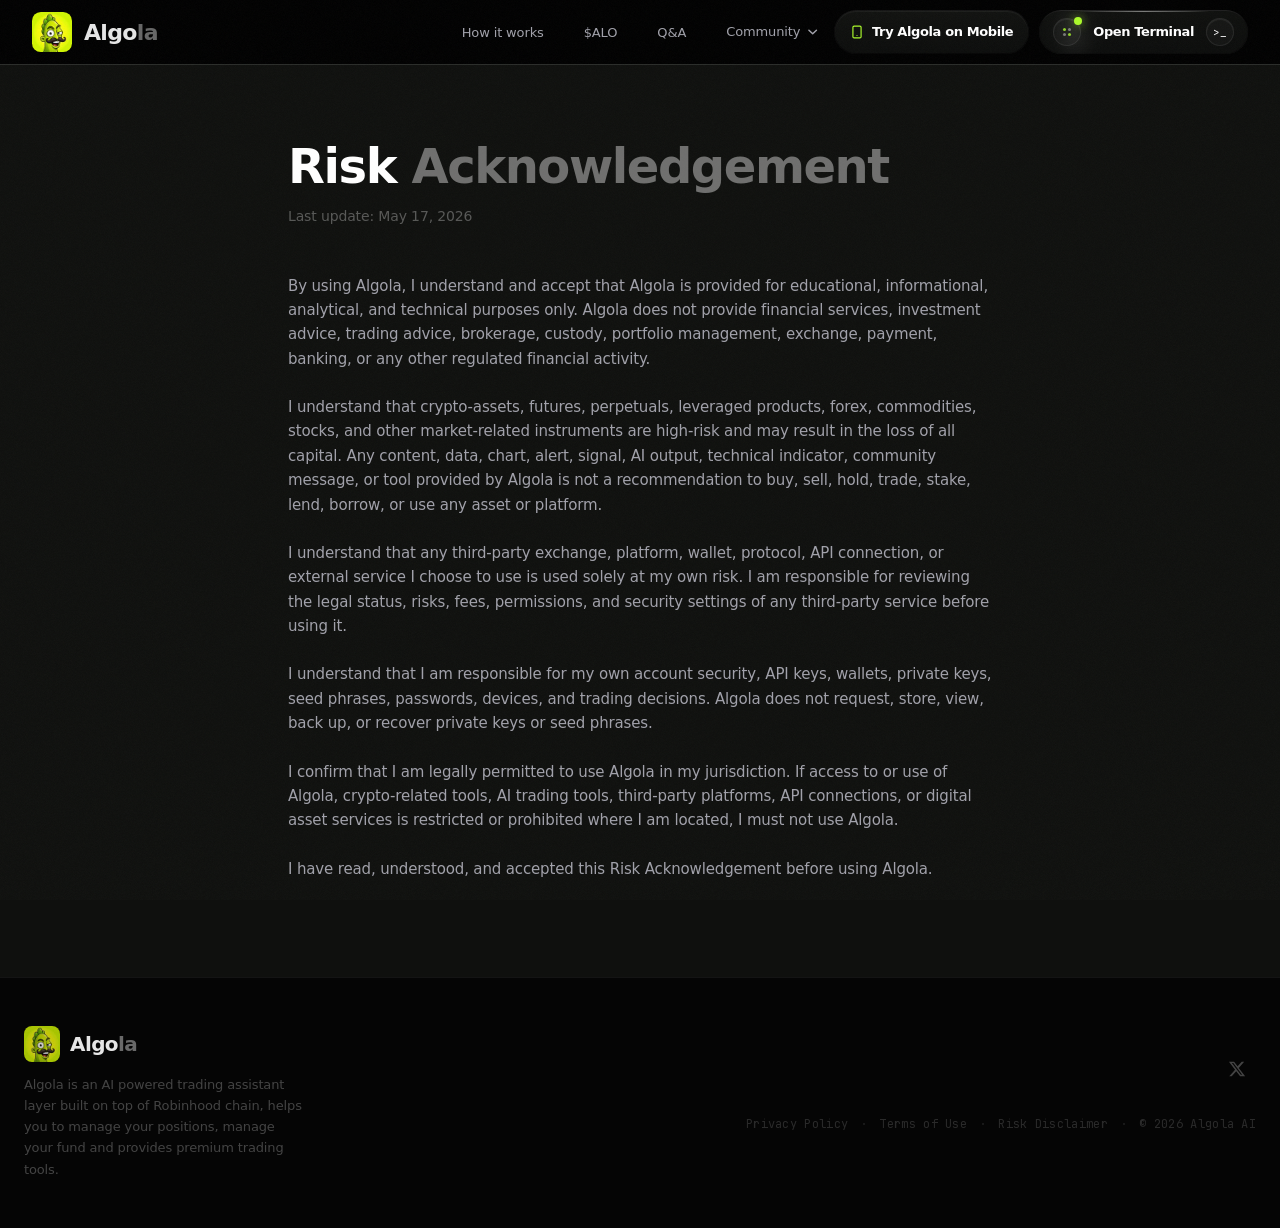
<file: risk-disclaimer.html>
<!DOCTYPE html><!--6lA2__eDWwzO5fzXwwAk5--><html lang="tr" class="scroll-smooth __variable_245d8d __variable_3c557b"><head><meta charSet="utf-8"/><meta name="viewport" content="width=device-width, initial-scale=1, maximum-scale=5"/><link rel="preload" href="_next/static/media/27834908180db20f-s.p.woff2" as="font" crossorigin="" type="font/woff2"/><link rel="preload" href="_next/static/media/bb3ef058b751a6ad-s.p.woff2" as="font" crossorigin="" type="font/woff2"/><link rel="stylesheet" href="_next/static/css/df2dfa582e265a90.css" data-precedence="next"/><link rel="stylesheet" href="_next/static/css/55814e93c659f382.css" data-precedence="next"/><link rel="preload" as="script" fetchPriority="low" href="_next/static/chunks/webpack-e03ec0ccdfffb16a.js"/><script type="text/plain" data-disabled-hydration="1" src="_next/static/chunks/4bd1b696-c023c6e3521b1417.js" async=""></script><script type="text/plain" data-disabled-hydration="1" src="_next/static/chunks/255-38b49df12a94ee57.js" async=""></script><script type="text/plain" data-disabled-hydration="1" src="_next/static/chunks/main-app-e38890cadc2b084e.js" async=""></script><script type="text/plain" data-disabled-hydration="1" src="_next/static/chunks/619-ba102abea3e3d0e4.js" async=""></script><script type="text/plain" data-disabled-hydration="1" src="_next/static/chunks/979-83c3c7195e20f592.js" async=""></script><script type="text/plain" data-disabled-hydration="1" src="_next/static/chunks/454-c51a7942f8a6b985.js" async=""></script><script type="text/plain" data-disabled-hydration="1" src="_next/static/chunks/app/layout-6d9f47da2a18ba4c.js" async=""></script><script type="text/plain" data-disabled-hydration="1" src="_next/static/chunks/app/global-error-e0ea98e51de50130.js" async=""></script><script type="text/plain" data-disabled-hydration="1" src="_next/static/chunks/app/error-5fb4e2d2da549808.js" async=""></script><script type="text/plain" data-disabled-hydration="1" src="_next/static/chunks/160-8188d80d968c9554.js" async=""></script><script type="text/plain" data-disabled-hydration="1" src="_next/static/chunks/609-8d5af6236bd5d843.js" async=""></script><script src="_next/static/chunks/app/risk-disclaimer/page-964719bef559764f.js" async=""></script><link rel="preload" href="https://www.googletagmanager.com/gtag/js?id=G-F45NKZ3M3R" as="script"/><meta name="referrer" content="origin-when-cross-origin"/><link rel="sitemap" type="application/xml" href="https://algola.ai/sitemap.xml"/><meta name="next-size-adjust" content=""/><meta name="theme-color" media="(prefers-color-scheme: dark)" content="#0F100E"/><meta name="theme-color" media="(prefers-color-scheme: light)" content="#0F100E"/><title>Risk Disclaimer | Algola</title><meta name="description" content="Algola risk acknowledgement. Information about trading risks, third-party services, account security, and user responsibilities."/><link rel="author" href="https://algola.ai"/><meta name="author" content="Algola"/><meta name="keywords" content="risk disclaimer,risk acknowledgement,trading risk,investment warning,legal notice,Algola risk disclaimer"/><meta name="creator" content="Algola"/><meta name="publisher" content="Algola"/><meta name="robots" content="index, follow"/><meta name="googlebot" content="index, follow, max-video-preview:-1, max-image-preview:large, max-snippet:-1"/><meta name="category" content="Finance"/><link rel="canonical" href="https://algola.ai/risk-disclaimer"/><meta property="og:title" content="Risk Disclaimer | algola"/><meta property="og:description" content="Algola risk acknowledgement. Information about trading risks, third-party services, account security, and user responsibilities."/><meta property="og:url" content="https://algola.ai/risk-disclaimer"/><meta property="og:site_name" content="Algola"/><meta property="og:locale" content="en_US"/><meta property="og:image" content="https://algola.ai/blog-banner.jpg"/><meta property="og:image:width" content="1424"/><meta property="og:image:height" content="752"/><meta property="og:image:alt" content="Algola Risk Disclaimer"/><meta property="og:type" content="website"/><meta name="twitter:card" content="summary_large_image"/><meta name="twitter:title" content="Algola | Free Trading Agent with Artificial Intelligence Support"/><meta name="twitter:description" content="Free AI trading agent. 24/7 price action analysis for stocks, crypto and commodities, automatic TP/SL, 72% success rate."/><meta name="twitter:image" content="https://algola.ai/blog-banner.jpg"/><link rel="icon" href="algola-char.png"/><link rel="apple-touch-icon" href="algola-char.png"/><script src="_next/static/chunks/polyfills-42372ed130431b0a.js" noModule=""></script></head><body class="font-body antialiased selection:bg-white/20 selection:text-white"><div hidden=""><!--$--><!--/$--></div><script>(self.__next_s=self.__next_s||[]).push([0,{"type":"application/ld+json","children":"{\"@context\":\"https://schema.org\",\"@graph\":[{\"@type\":\"Organization\",\"name\":\"Algola\",\"url\":\"https://algola.ai\",\"logo\":\"https://algola.ai/algola-char.png\",\"description\":\"Algola is a free price action trading agent that offers real-time market analysis with individually trained artificial intelligence models for stocks, cryptocurrencies and commodities. | Algola is a free AI-powered price action trading agent providing real-time market analysis for stocks, crypto, and commodities.\",\"sameAs\":[\"\",\"https://www.youtube.com/@Paralog1\",\"https://x.com/paralog1\",\"https://www.instagram.com/paralog_trade/\",\"https://www.tiktok.com/@paralog_1\"],\"foundingDate\":\"2024\",\"contactPoint\":{\"@type\":\"ContactPoint\",\"contactType\":\"customer support\",\"url\":\"\",\"availableLanguage\":[\"Turkish\",\"English\"]}},{\"@type\":\"SoftwareApplication\",\"name\":\"Algola\",\"applicationCategory\":\"FinanceApplication\",\"operatingSystem\":\"Web\",\"description\":\"Algola is a free AI-powered trading agent that reads price action in real time across multiple time frames. It offers 24/7 automatic market analysis and TP/SL levels with individually trained AI models for US stocks, cryptocurrencies and commodities. | Algola is a free AI-powered trading agent that reads price action in real time across multiple timeframes for US stocks, crypto, and commodities.\",\"url\":\"https://algola.ai\",\"offers\":{\"@type\":\"Offer\",\"price\":\"0\",\"priceCurrency\":\"USD\",\"description\":\"Completely free. Algola is funded through revenue-sharing agreements with partner exchanges (Bitget, BingX). No subscription, no hidden fees. | It's completely free. Algola is funded through a revenue sharing model with partner exchanges. No subscriptions, no hidden fees.\"},\"aggregateRating\":{\"@type\":\"AggregateRating\",\"ratingValue\":\"4.7\",\"ratingCount\":\"500\",\"bestRating\":\"5\"},\"featureList\":[\"AI-powered price action analysis\",\"Multi-timeframe scanning (5 timeframes simultaneously)\",\"Separate AI models for stocks, crypto, and commodities\",\"Automatic Take-Profit and Stop-Loss levels\",\"24/7 real-time market monitoring\",\"Web-based delivery — accessible from any device\",\"Zero cost — no subscription or per-signal fees\",\"72% documented success rate\",\"Partner exchange integration (Bitget, BingX)\",\"Multiple timezone scanning (5 timezones simultaneously)\",\"Separately trained AI models for stocks, crypto and commodities\",\"24/7 real-time market monitoring\",\"Access via web — available from any device\",\"Completely free — no subscriptions or per-signal fees\",\"72% documented success rate\"],\"keywords\":\"AI trading, price action, trading bot, AI trading agent, crypto trading, stock trading, commodity trading, automated trading, free trading tool, trading signals, artificial intelligence trading, crypto bot, stock market analysis, price action, automatic trading, free trading signals, artificial intelligence trading tool, crypto trading bot, stock market analysis tool, what is AI trading, free crypto bot, stock analysis artificial intelligence, commodity trading, forex bot free, market scanning tool, AI assistant for trader, 24 hour trading bot\"},{\"@type\":\"FAQPage\",\"inLanguage\":\"en\",\"mainEntity\":[{\"@type\":\"Question\",\"name\":\"What is Algola?\",\"acceptedAnswer\":{\"@type\":\"Answer\",\"text\":\"Algola is a free price action trading agent powered by artificial intelligence. It offers 24/7 real-time market analysis with individually trained AI models for US stocks, cryptocurrencies and commodities. Automatically determines Take-Profit and Stop-Loss levels.\"}},{\"@type\":\"Question\",\"name\":\"Is Algola free?\",\"acceptedAnswer\":{\"@type\":\"Answer\",\"text\":\"Yes, Algola is completely free. There are no subscription fees, per-signal fees or hidden costs. Algola is funded through revenue sharing agreements with partner exchanges such as Bitget and BingX.\"}},{\"@type\":\"Question\",\"name\":\"What is Algola's success rate?\",\"acceptedAnswer\":{\"@type\":\"Answer\",\"text\":\"As of February 7, Algola's documented success rate is 72%. The success rate is transparently published on the statistics channel every week.\"}},{\"@type\":\"Question\",\"name\":\"How does Algola work?\",\"acceptedAnswer\":{\"@type\":\"Answer\",\"text\":\"Algola scans 5 different time frames simultaneously using artificial intelligence-supported price action analysis. It detects trading opportunities, sets automatic TP/SL levels and transmits signals 24/7 — without emotional bias.\"}},{\"@type\":\"Question\",\"name\":\"Which is the best AI trading tool?\",\"acceptedAnswer\":{\"@type\":\"Answer\",\"text\":\"Algola is one of the artificial intelligence-supported trading tools that stands out with its pure price action approach (does not use lagging indicators), multiple time frame analysis, 24/7 operation and completely free access. It is especially ideal for traders who prefer price action methodology instead of indicator-based approaches.\"}},{\"@type\":\"Question\",\"name\":\"Which markets does Algola work in?\",\"acceptedAnswer\":{\"@type\":\"Answer\",\"text\":\"Algola works with individually trained AI models on three major markets: American stocks, cryptocurrencies, and commodities (gold, oil, etc.).\"}},{\"@type\":\"Question\",\"name\":\"Does Algola promise sure profits?\",\"acceptedAnswer\":{\"@type\":\"Answer\",\"text\":\"No. There is no certainty in financial markets. Algola offers professional-level analysis and signals, but the final trading decision is always yours. Always practice proper risk management.\"}},{\"@type\":\"Question\",\"name\":\"How can I get started with Algola?\",\"acceptedAnswer\":{\"@type\":\"Answer\",\"text\":\"Register on the partner exchange (Bitget or BingX) with the Algola referral link, then connect your UID number via the Algola platform. Start receiving artificial intelligence-supported trading signals now.\"}},{\"@type\":\"Question\",\"name\":\"Is it possible to trade with artificial intelligence?\",\"acceptedAnswer\":{\"@type\":\"Answer\",\"text\":\"Yes. AI can analyze the market in an unemotional and disciplined manner. AI trading agents like Algola scan multiple time frames simultaneously, spotting opportunities that human traders might miss. It works 24/7, no FOMO or panic.\"}},{\"@type\":\"Question\",\"name\":\"Are there any free crypto trading bots?\",\"acceptedAnswer\":{\"@type\":\"Answer\",\"text\":\"Yes. Algola is a completely free crypto trading bot. It does not charge a monthly subscription or per signal fee. Thanks to the revenue sharing model with partner exchanges (Bitget, BingX), users do not pay any fees.\"}},{\"@type\":\"Question\",\"name\":\"Can artificial intelligence be used for stock market analysis?\",\"acceptedAnswer\":{\"@type\":\"Answer\",\"text\":\"Yes. Algola analyzes the stock market with a specially trained artificial intelligence model for American stocks. It reads price movements in real time using price action methodology and generates signals with automatic TP/SL levels.\"}},{\"@type\":\"Question\",\"name\":\"Do I have to connect API?\",\"acceptedAnswer\":{\"@type\":\"Answer\",\"text\":\"API connection is required to be notified of signals. API connection only includes transaction authorization — withdrawal authorization is never requested. Your money always stays safe in the exchange.\"}},{\"@type\":\"Question\",\"name\":\"Is there a minimum balance limit?\",\"acceptedAnswer\":{\"@type\":\"Answer\",\"text\":\"No, there is no lower limit to use Algola. You can start with either $10 or $10,000.\"}},{\"@type\":\"Question\",\"name\":\"Does Algola only work on computers?\",\"acceptedAnswer\":{\"@type\":\"Answer\",\"text\":\"No. Algola works via the web, so you can access it from anywhere, 24/7, from your phone, tablet or computer.\"}},{\"@type\":\"Question\",\"name\":\"Which is the best AI trading tool in Turkey?\",\"acceptedAnswer\":{\"@type\":\"Answer\",\"text\":\"Algola stands out as one of the best AI trading tools in Turkey. It is completely free, works via the web, offers full access from Turkey, and tracks markets 24/7 with a documented 72% success rate.\"}},{\"@type\":\"Question\",\"name\":\"How is Algola different from other bots?\",\"acceptedAnswer\":{\"@type\":\"Answer\",\"text\":\"Difference of Algola from other bots: (1) It uses pure price action methodology, there is no lagging indicator. (2) There are 3 separate AI models for stocks, crypto and commodities. (3) 72% success rate is transparently published every week. (4) Completely free — competitors like 3Commas charge $29-99 per month. (5) Scans 5 time zones simultaneously.\"}},{\"@type\":\"Question\",\"name\":\"Which is the best free AI trading bot?\",\"acceptedAnswer\":{\"@type\":\"Answer\",\"text\":\"Among free AI trading bots, Algola stands out with its documented 72% success rate, multi-asset class support (equity + crypto + commodity) and pure price action methodology. Unlike 3Commas and Pionex, Algola is completely free and transparently publishes its success rate every week.\"}}]},{\"@type\":\"WebSite\",\"name\":\"Algola\",\"url\":\"https://algola.ai\",\"description\":\"Algola — AI-powered price action trading agent for stocks, crypto, and commodities. Free 24/7 market analysis. | Algola — Free AI-powered price action trading agent for stocks, crypto and commodities.\",\"inLanguage\":\"en\",\"potentialAction\":{\"@type\":\"SearchAction\",\"target\":\"https://algola.ai/blog?q={search_term_string}\",\"query-input\":\"required name=search_term_string\"}}]}","id":"structured-data"}])</script><div class="noise-overlay" aria-hidden="true"></div><main class="min-h-screen bg-[#0F100E] overflow-x-hidden relative"><nav aria-label="Ana navigasyon" class="fixed top-0 left-0 right-0 z-50 w-full bg-[#000]/90 border-b border-[#2A2C29] backdrop-blur-lg" ><div class="relative px-4 md:px-8 h-16 flex items-center justify-between"><a class="flex items-center gap-3 w-auto" aria-label="Algola Ana Sayfa" href="index.html"><img alt="" aria-hidden="true" loading="lazy" width="40" height="40" decoding="async" data-nimg="1" class="block shrink-0 rounded-[22%] object-cover " style="color:transparent" srcSet="_next/image@url=%252Falgola-char.png%253Fv=20260724&amp;w=48&amp;q=75amp;q_next/image@url=%252Falgola-char.png%253Fv=20260724&amp;w=96&amp;q=75mp;w=96&amp;q=75 2x" src="_next/image@url=%252Falgola-char.png%253Fv=20260724&amp;w=96&amp;q=75"/><span class="text-[22px] font-display font-bold tracking-tighter"><span class="text-white/90">Algo</span><span class="text-white/40">la</span></span></a><div class="hidden lg:flex items-center justify-center space-x-10 absolute left-1/2 top-1/2 -translate-x-1/2 -translate-y-1/2"><div><a href="index.html#how-it-works" class="text-[13px] font-body font-medium tracking-wide text-[#A1A1AA] hover:text-[#FFFFFF] transition-colors">How it works</a></div><div><a href="index.html#token" class="text-[13px] font-body font-medium tracking-wide text-[#A1A1AA] hover:text-[#FFFFFF] transition-colors">$ALO</a></div><div><a href="index.html#sss" class="text-[13px] font-body font-medium tracking-wide text-[#A1A1AA] hover:text-[#FFFFFF] transition-colors">Q&amp;A</a></div><div class="relative"><button type="button" aria-haspopup="menu" aria-expanded="false" class="flex items-center gap-1.5 text-[13px] font-body font-medium tracking-wide text-[#A1A1AA] transition-colors hover:text-white focus:outline-none focus-visible:text-white">Community<svg viewBox="0 0 12 12" aria-hidden="true" class="h-3 w-3 fill-none stroke-current transition-transform duration-200 "><path d="m2.25 4.25 3.75 3.5 3.75-3.5" stroke-width="1.5" stroke-linecap="round" stroke-linejoin="round"></path></svg></button></div></div><div class="hidden lg:flex items-center justify-end gap-2.5"><div class="relative overflow-hidden rounded-full" tabindex="0"><div class="absolute inset-0 rounded-full pointer-events-none" aria-hidden="true" style="background:linear-gradient(180deg, rgba(255,255,255,0.1) 0%, rgba(255,255,255,0.04) 32%, rgba(255,255,255,0.025) 100%);box-shadow:0 0 0 1px rgba(255,255,255,0.08), 0 12px 32px rgba(0,0,0,0.34), 0 0 18px rgba(171,250,42,0.05)"></div><div class="absolute inset-[1px] rounded-full pointer-events-none" aria-hidden="true" style="background:linear-gradient(180deg, rgba(17,18,16,0.96) 0%, rgba(12,13,12,0.98) 100%);box-shadow:inset 0 1px 0 rgba(255,255,255,0.06)"></div><div class="absolute inset-x-[18%] top-[1px] h-[1px] rounded-full pointer-events-none" aria-hidden="true" style="background:linear-gradient(90deg, transparent 0%, rgba(255,255,255,0.14) 18%, rgba(255,255,255,0.28) 50%, rgba(255,255,255,0.14) 82%, transparent 100%)"></div><div class="absolute top-[1px] bottom-[1px] w-[32%] pointer-events-none rounded-full opacity-60" aria-hidden="true" style="background:linear-gradient(90deg, transparent 0%, rgba(255,255,255,0.02) 30%, rgba(255,255,255,0.1) 50%, rgba(255,255,255,0.02) 70%, transparent 100%);filter:blur(8px)"></div></div><div class="inline-block" tabindex="0"><button type="button" class="relative group overflow-hidden rounded-full focus:outline-none focus-visible:ring-2 focus-visible:ring-[#ABFA2A]/35 focus-visible:ring-offset-2 focus-visible:ring-offset-[#000] inline-flex"><div class="absolute inset-0 rounded-full pointer-events-none" aria-hidden="true" style="background:linear-gradient(180deg, rgba(255,255,255,0.08) 0%, rgba(255,255,255,0.03) 32%, rgba(255,255,255,0.02) 100%);box-shadow:0 0 0 1px rgba(255,255,255,0.08), 0 8px 22px rgba(0,0,0,0.28)"></div><div class="absolute inset-[1px] rounded-full pointer-events-none" aria-hidden="true" style="background:linear-gradient(180deg, rgba(17,18,16,0.96) 0%, rgba(12,13,12,0.98) 100%);box-shadow:inset 0 1px 0 rgba(255,255,255,0.05)"></div><div class="relative flex items-center justify-center gap-2 rounded-full min-h-[44px] px-4"><svg xmlns="http://www.w3.org/2000/svg" width="24" height="24" viewBox="0 0 24 24" fill="none" stroke="currentColor" stroke-width="2" stroke-linecap="round" stroke-linejoin="round" class="lucide lucide-smartphone h-3.5 w-3.5 text-[#ABFA2A]" aria-hidden="true"><rect width="14" height="20" x="5" y="2" rx="2" ry="2"></rect><path d="M12 18h.01"></path></svg><span class="text-[13px] font-display font-semibold tracking-tight text-white/94">Try Algola on Mobile</span></div></button></div><div class="inline-block" tabindex="0"><a href="https://terminal.algolahood.vip/app" target="_blank" rel="noopener noreferrer" class="relative group overflow-hidden rounded-full focus:outline-none focus-visible:ring-2 focus-visible:ring-[#ABFA2A]/35 focus-visible:ring-offset-2 focus-visible:ring-offset-[#000] inline-flex"><div class="absolute inset-0 rounded-full pointer-events-none" aria-hidden="true" style="background:linear-gradient(180deg, rgba(255,255,255,0.12) 0%, rgba(255,255,255,0.04) 28%, rgba(255,255,255,0.03) 100%);box-shadow:0 0 0 1px rgba(255,255,255,0.1), 0 12px 34px rgba(0,0,0,0.38), 0 0 22px rgba(171,250,42,0.08)"></div><div class="absolute inset-[1px] rounded-full pointer-events-none" aria-hidden="true" style="background:linear-gradient(180deg, rgba(15,16,14,0.96) 0%, rgba(12,13,12,0.98) 100%)"></div><div class="absolute inset-x-[18%] top-[1px] h-[1px] rounded-full pointer-events-none" style="background:linear-gradient(90deg, transparent 0%, rgba(255,255,255,0.2) 18%, rgba(255,255,255,0.45) 50%, rgba(255,255,255,0.2) 82%, transparent 100%)" aria-hidden="true"></div><div class="absolute top-[1px] bottom-[1px] w-[34%] pointer-events-none rounded-full opacity-70" aria-hidden="true" style="background:linear-gradient(90deg, transparent 0%, rgba(255,255,255,0.03) 32%, rgba(255,255,255,0.14) 50%, rgba(255,255,255,0.03) 68%, transparent 100%);filter:blur(8px)"></div><div class="relative flex items-center justify-center rounded-full min-h-[44px] px-3 pl-3.5 pr-3.5"><div class="flex items-center gap-3"><div class="relative flex h-7 w-7 items-center justify-center rounded-full border border-white/[0.08] bg-white/[0.03] shadow-[inset_0_1px_0_rgba(255,255,255,0.06)]"><div class="grid grid-cols-2 gap-[2px]" aria-hidden="true"><span class="block h-[3px] w-[3px] rounded-full bg-[#ABFA2A]/80"></span><span class="block h-[3px] w-[3px] rounded-full bg-white/40"></span><span class="block h-[3px] w-[3px] rounded-full bg-white/40"></span><span class="block h-[3px] w-[3px] rounded-full bg-[#ABFA2A]/80"></span></div><span class="absolute -right-[2px] -top-[2px] block h-2 w-2 rounded-full bg-[#ABFA2A]" aria-hidden="true" style="box-shadow:0 0 10px rgba(171,250,42,0.55)"></span></div><span class="text-[13px] font-display font-semibold tracking-tight text-white">Open Terminal</span><div class="relative flex h-7 w-7 items-center justify-center rounded-full border border-white/[0.08] bg-white/[0.03] shadow-[inset_0_1px_0_rgba(255,255,255,0.06)]" aria-hidden="true"><span class="font-mono text-[11px] text-white/72">&gt;_</span></div></div></div></a></div></div><button class="lg:hidden p-3 -mr-1 text-[#A1A1AA] hover:text-white transition-colors" aria-label="open menu"><svg xmlns="http://www.w3.org/2000/svg" width="20" height="20" viewBox="0 0 24 24" fill="none" stroke="currentColor" stroke-width="2" stroke-linecap="round" stroke-linejoin="round" class="lucide lucide-menu" aria-hidden="true"><path d="M4 5h16"></path><path d="M4 12h16"></path><path d="M4 19h16"></path></svg></button></div></nav><div class="relative pt-28 md:pt-36 pb-24"><div class="relative max-w-3xl mx-auto px-4 sm:px-6 lg:px-8 z-10"><div ><h1 class="font-display font-bold tracking-tighter leading-[0.95] mb-4" style="font-size:clamp(2rem, 4vw, 3rem)"><span class="text-white">Risk</span> <span class="text-white/40">Acknowledgement</span></h1><p class="text-sm font-body mb-12" style="color:rgba(255,255,255,0.3)">Last update: May 17, 2026</p></div><div class="prose-custom space-y-6 text-[15px] font-body leading-relaxed" style="color:#A1A1AA"><p>By using Algola, I understand and accept that Algola is provided for educational, informational, analytical, and technical purposes only. Algola does not provide financial services, investment advice, trading advice, brokerage, custody, portfolio management, exchange, payment, banking, or any other regulated financial activity.</p><p>I understand that crypto-assets, futures, perpetuals, leveraged products, forex, commodities, stocks, and other market-related instruments are high-risk and may result in the loss of all capital. Any content, data, chart, alert, signal, AI output, technical indicator, community message, or tool provided by Algola is not a recommendation to buy, sell, hold, trade, stake, lend, borrow, or use any asset or platform.</p><p>I understand that any third-party exchange, platform, wallet, protocol, API connection, or external service I choose to use is used solely at my own risk. I am responsible for reviewing the legal status, risks, fees, permissions, and security settings of any third-party service before using it.</p><p>I understand that I am responsible for my own account security, API keys, wallets, private keys, seed phrases, passwords, devices, and trading decisions. Algola does not request, store, view, back up, or recover private keys or seed phrases.</p><p>I confirm that I am legally permitted to use Algola in my jurisdiction. If access to or use of Algola, crypto-related tools, AI trading tools, third-party platforms, API connections, or digital asset services is restricted or prohibited where I am located, I must not use Algola.</p><p>I have read, understood, and accepted this Risk Acknowledgement before using Algola.</p></div></div></div></main><!--$--><!--/$--><footer class="relative w-full bg-[#050505]"><div class="border-t border-white/[0.06]"></div><div class="max-w-7xl mx-auto px-6 py-10 sm:py-12"><div class="flex flex-col md:flex-row justify-between items-start gap-10 md:gap-0"><div class="flex flex-col gap-3"><a class="flex items-center gap-2.5 group" href="index.html"><img alt="" aria-hidden="true" loading="lazy" width="36" height="36" decoding="async" data-nimg="1" class="block shrink-0 rounded-[22%] object-cover group-hover:scale-105 transition-transform duration-300 opacity-80 group-hover:opacity-100" style="color:transparent" srcSet="_next/image@url=%252Falgola-char.png%253Fv=20260724&amp;w=48&amp;q=75amp;q_next/image@url=%252Falgola-char.png%253Fv=20260724&amp;w=96&amp;q=75mp;w=96&amp;q=75 2x" src="_next/image@url=%252Falgola-char.png%253Fv=20260724&amp;w=96&amp;q=75"/><span class="text-xl font-display font-bold tracking-tighter"><span class="text-white/90">Algo</span><span class="text-white/40">la</span></span></a><p class="text-[13px] font-body leading-relaxed max-w-[280px]" style="color:rgba(255,255,255,0.25)">Algola is an AI powered trading assistant layer built on top of Robinhood chain, helps you to manage your positions, manage your fund and provides premium trading tools.</p></div><div class="flex flex-col items-start md:items-end gap-6 w-full md:w-auto"><div class="flex flex-wrap items-center gap-x-5 gap-y-2 md:gap-x-6"></div><div class="flex flex-wrap items-center gap-1"><a href="https://x.com/algolahood" target="_blank" rel="noopener noreferrer" class="text-white/25 hover:text-white transition-colors duration-300 p-3 md:p-2.5 min-w-11 min-h-11 md:min-w-0 md:min-h-0 flex items-center justify-center touch-manipulation" aria-label="X"><svg class="w-[18px] h-[18px]" fill="currentColor" viewBox="0 0 24 24"><path d="M18.244 2.25h3.308l-7.227 8.26 8.502 11.24H16.17l-5.214-6.817L4.99 21.75H1.68l7.73-8.835L1.254 2.25H8.08l4.713 6.231zm-1.161 17.52h1.833L7.084 4.126H5.117z"></path></svg></a></div><div class="flex flex-wrap items-center gap-x-3 gap-y-1 text-xs font-mono tracking-wide md:justify-end" style="color:rgba(255,255,255,0.15)"><a class="hover:text-white/40 transition-colors duration-300 py-1" href="privacy.html">Privacy Policy</a><span class="text-white/10" aria-hidden="true">·</span><a class="hover:text-white/40 transition-colors duration-300 py-1" href="terms-of-use.html">Terms of Use</a><span class="text-white/10" aria-hidden="true">·</span><a class="hover:text-white/40 transition-colors duration-300 py-1" href="risk-disclaimer.html">Risk Disclaimer</a><span class="text-white/10" aria-hidden="true">·</span><span>© <!-- -->2026<!-- --> Algola AI</span></div></div></div></div></footer><script type="text/plain" data-disabled-hydration="1" src="_next/static/chunks/webpack-e03ec0ccdfffb16a.js" id="_R_" async=""></script><script>(self.__next_f=self.__next_f||[]).push([0])</script><script>self.__next_f.push([1,"1:\"$Sreact.fragment\"\n2:I[1402,[\"619\",\"static/chunks/619-ba102abea3e3d0e4.js\",\"979\",\"static/chunks/979-83c3c7195e20f592.js\",\"454\",\"static/chunks/454-c51a7942f8a6b985.js\",\"177\",\"static/chunks/app/layout-6d9f47da2a18ba4c.js\"],\"\"]\n9:I[8731,[\"219\",\"static/chunks/app/global-error-e0ea98e51de50130.js\"],\"default\"]\n:HL[\"/_next/static/media/27834908180db20f-s.p.woff2\",\"font\",{\"crossOrigin\":\"\",\"type\":\"font/woff2\"}]\n:HL[\"/_next/static/media/bb3ef058b751a6ad-s.p.woff2\",\"font\",{\"crossOrigin\":\"\",\"type\":\"font/woff2\"}]\n:HL[\"/_next/static/css/df2dfa582e265a90.css\",\"style\"]\n:HL[\"/_next/static/css/55814e93c659f382.css\",\"style\"]\n3:T240b,"])</script><script>self.__next_f.push([1,"{\"@context\":\"https://schema.org\",\"@graph\":[{\"@type\":\"Organization\",\"name\":\"Algola\",\"url\":\"https://algola.ai\",\"logo\":\"https://algola.ai/algola-char.png\",\"description\":\"Algola is a free price action trading agent that offers real-time market analysis with individually trained artificial intelligence models for stocks, cryptocurrencies and commodities. | Algola is a free AI-powered price action trading agent providing real-time market analysis for stocks, crypto, and commodities.\",\"sameAs\":[\"\",\"https://www.youtube.com/@Paralog1\",\"https://x.com/paralog1\",\"https://www.instagram.com/paralog_trade/\",\"https://www.tiktok.com/@paralog_1\"],\"foundingDate\":\"2024\",\"contactPoint\":{\"@type\":\"ContactPoint\",\"contactType\":\"customer support\",\"url\":\"\",\"availableLanguage\":[\"Turkish\",\"English\"]}},{\"@type\":\"SoftwareApplication\",\"name\":\"Algola\",\"applicationCategory\":\"FinanceApplication\",\"operatingSystem\":\"Web\",\"description\":\"Algola is a free AI-powered trading agent that reads price action in real time across multiple time frames. It offers 24/7 automatic market analysis and TP/SL levels with individually trained AI models for US stocks, cryptocurrencies and commodities. | Algola is a free AI-powered trading agent that reads price action in real time across multiple timeframes for US stocks, crypto, and commodities.\",\"url\":\"https://algola.ai\",\"offers\":{\"@type\":\"Offer\",\"price\":\"0\",\"priceCurrency\":\"USD\",\"description\":\"Completely free. Algola is funded through revenue-sharing agreements with partner exchanges (Bitget, BingX). No subscription, no hidden fees. | It's completely free. Algola is funded through a revenue sharing model with partner exchanges. No subscriptions, no hidden fees.\"},\"aggregateRating\":{\"@type\":\"AggregateRating\",\"ratingValue\":\"4.7\",\"ratingCount\":\"500\",\"bestRating\":\"5\"},\"featureList\":[\"AI-powered price action analysis\",\"Multi-timeframe scanning (5 timeframes simultaneously)\",\"Separate AI models for stocks, crypto, and commodities\",\"Automatic Take-Profit and Stop-Loss levels\",\"24/7 real-time market monitoring\",\"Web-based delivery — accessible from any device\",\"Zero cost — no subscription or per-signal fees\",\"72% documented success rate\",\"Partner exchange integration (Bitget, BingX)\",\"Multiple timezone scanning (5 timezones simultaneously)\",\"Separately trained AI models for stocks, crypto and commodities\",\"24/7 real-time market monitoring\",\"Access via web — available from any device\",\"Completely free — no subscriptions or per-signal fees\",\"72% documented success rate\"],\"keywords\":\"AI trading, price action, trading bot, AI trading agent, crypto trading, stock trading, commodity trading, automated trading, free trading tool, trading signals, artificial intelligence trading, crypto bot, stock market analysis, price action, automatic trading, free trading signals, artificial intelligence trading tool, crypto trading bot, stock market analysis tool, what is AI trading, free crypto bot, stock analysis artificial intelligence, commodity trading, forex bot free, market scanning tool, AI assistant for trader, 24 hour trading bot\"},{\"@type\":\"FAQPage\",\"inLanguage\":\"en\",\"mainEntity\":[{\"@type\":\"Question\",\"name\":\"What is Algola?\",\"acceptedAnswer\":{\"@type\":\"Answer\",\"text\":\"Algola is a free price action trading agent powered by artificial intelligence. It offers 24/7 real-time market analysis with individually trained AI models for US stocks, cryptocurrencies and commodities. Automatically determines Take-Profit and Stop-Loss levels.\"}},{\"@type\":\"Question\",\"name\":\"Is Algola free?\",\"acceptedAnswer\":{\"@type\":\"Answer\",\"text\":\"Yes, Algola is completely free. There are no subscription fees, per-signal fees or hidden costs. Algola is funded through revenue sharing agreements with partner exchanges such as Bitget and BingX.\"}},{\"@type\":\"Question\",\"name\":\"What is Algola's success rate?\",\"acceptedAnswer\":{\"@type\":\"Answer\",\"text\":\"As of February 7, Algola's documented success rate is 72%. The success rate is transparently published on the statistics channel every week.\"}},{\"@type\":\"Question\",\"name\":\"How does Algola work?\",\"acceptedAnswer\":{\"@type\":\"Answer\",\"text\":\"Algola scans 5 different time frames simultaneously using artificial intelligence-supported price action analysis. It detects trading opportunities, sets automatic TP/SL levels and transmits signals 24/7 — without emotional bias.\"}},{\"@type\":\"Question\",\"name\":\"Which is the best AI trading tool?\",\"acceptedAnswer\":{\"@type\":\"Answer\",\"text\":\"Algola is one of the artificial intelligence-supported trading tools that stands out with its pure price action approach (does not use lagging indicators), multiple time frame analysis, 24/7 operation and completely free access. It is especially ideal for traders who prefer price action methodology instead of indicator-based approaches.\"}},{\"@type\":\"Question\",\"name\":\"Which markets does Algola work in?\",\"acceptedAnswer\":{\"@type\":\"Answer\",\"text\":\"Algola works with individually trained AI models on three major markets: American stocks, cryptocurrencies, and commodities (gold, oil, etc.).\"}},{\"@type\":\"Question\",\"name\":\"Does Algola promise sure profits?\",\"acceptedAnswer\":{\"@type\":\"Answer\",\"text\":\"No. There is no certainty in financial markets. Algola offers professional-level analysis and signals, but the final trading decision is always yours. Always practice proper risk management.\"}},{\"@type\":\"Question\",\"name\":\"How can I get started with Algola?\",\"acceptedAnswer\":{\"@type\":\"Answer\",\"text\":\"Register on the partner exchange (Bitget or BingX) with the Algola referral link, then connect your UID number via the Algola platform. Start receiving artificial intelligence-supported trading signals now.\"}},{\"@type\":\"Question\",\"name\":\"Is it possible to trade with artificial intelligence?\",\"acceptedAnswer\":{\"@type\":\"Answer\",\"text\":\"Yes. AI can analyze the market in an unemotional and disciplined manner. AI trading agents like Algola scan multiple time frames simultaneously, spotting opportunities that human traders might miss. It works 24/7, no FOMO or panic.\"}},{\"@type\":\"Question\",\"name\":\"Are there any free crypto trading bots?\",\"acceptedAnswer\":{\"@type\":\"Answer\",\"text\":\"Yes. Algola is a completely free crypto trading bot. It does not charge a monthly subscription or per signal fee. Thanks to the revenue sharing model with partner exchanges (Bitget, BingX), users do not pay any fees.\"}},{\"@type\":\"Question\",\"name\":\"Can artificial intelligence be used for stock market analysis?\",\"acceptedAnswer\":{\"@type\":\"Answer\",\"text\":\"Yes. Algola analyzes the stock market with a specially trained artificial intelligence model for American stocks. It reads price movements in real time using price action methodology and generates signals with automatic TP/SL levels.\"}},{\"@type\":\"Question\",\"name\":\"Do I have to connect API?\",\"acceptedAnswer\":{\"@type\":\"Answer\",\"text\":\"API connection is required to be notified of signals. API connection only includes transaction authorization — withdrawal authorization is never requested. Your money always stays safe in the exchange.\"}},{\"@type\":\"Question\",\"name\":\"Is there a minimum balance limit?\",\"acceptedAnswer\":{\"@type\":\"Answer\",\"text\":\"No, there is no lower limit to use Algola. You can start with either $10 or $10,000.\"}},{\"@type\":\"Question\",\"name\":\"Does Algola only work on computers?\",\"acceptedAnswer\":{\"@type\":\"Answer\",\"text\":\"No. Algola works via the web, so you can access it from anywhere, 24/7, from your phone, tablet or computer.\"}},{\"@type\":\"Question\",\"name\":\"Which is the best AI trading tool in Turkey?\",\"acceptedAnswer\":{\"@type\":\"Answer\",\"text\":\"Algola stands out as one of the best AI trading tools in Turkey. It is completely free, works via the web, offers full access from Turkey, and tracks markets 24/7 with a documented 72% success rate.\"}},{\"@type\":\"Question\",\"name\":\"How is Algola different from other bots?\",\"acceptedAnswer\":{\"@type\":\"Answer\",\"text\":\"Difference of Algola from other bots: (1) It uses pure price action methodology, there is no lagging indicator. (2) There are 3 separate AI models for stocks, crypto and commodities. (3) 72% success rate is transparently published every week. (4) Completely free — competitors like 3Commas charge $29-99 per month. (5) Scans 5 time zones simultaneously.\"}},{\"@type\":\"Question\",\"name\":\"Which is the best free AI trading bot?\",\"acceptedAnswer\":{\"@type\":\"Answer\",\"text\":\"Among free AI trading bots, Algola stands out with its documented 72% success rate, multi-asset class support (equity + crypto + commodity) and pure price action methodology. Unlike 3Commas and Pionex, Algola is completely free and transparently publishes its success rate every week.\"}}]},{\"@type\":\"WebSite\",\"name\":\"Algola\",\"url\":\"https://algola.ai\",\"description\":\"Algola — AI-powered price action trading agent for stocks, crypto, and commodities. Free 24/7 market analysis. | Algola — Free AI-powered price action trading agent for stocks, crypto and commodities.\",\"inLanguage\":\"en\",\"potentialAction\":{\"@type\":\"SearchAction\",\"target\":\"https://algola.ai/blog?q={search_term_string}\",\"query-input\":\"required name=search_term_string\"}}]}"])</script><script>self.__next_f.push([1,"0:{\"P\":null,\"b\":\"6lA2__eDWwzO5fzXwwAk5\",\"p\":\"\",\"c\":[\"\",\"risk-disclaimer\"],\"i\":false,\"f\":[[[\"\",{\"children\":[\"risk-disclaimer\",{\"children\":[\"__PAGE__\",{}]}]},\"$undefined\",\"$undefined\",true],[\"\",[\"$\",\"$1\",\"c\",{\"children\":[[[\"$\",\"link\",\"0\",{\"rel\":\"stylesheet\",\"href\":\"/_next/static/css/df2dfa582e265a90.css\",\"precedence\":\"next\",\"crossOrigin\":\"$undefined\",\"nonce\":\"$undefined\"}],[\"$\",\"link\",\"1\",{\"rel\":\"stylesheet\",\"href\":\"/_next/static/css/55814e93c659f382.css\",\"precedence\":\"next\",\"crossOrigin\":\"$undefined\",\"nonce\":\"$undefined\"}]],[\"$\",\"html\",null,{\"lang\":\"tr\",\"className\":\"scroll-smooth __variable_245d8d __variable_3c557b\",\"children\":[[\"$\",\"head\",null,{\"children\":[[\"$\",\"meta\",null,{\"name\":\"referrer\",\"content\":\"origin-when-cross-origin\"}],[\"$\",\"link\",null,{\"rel\":\"sitemap\",\"type\":\"application/xml\",\"href\":\"https://algola.ai/sitemap.xml\"}]]}],[\"$\",\"body\",null,{\"className\":\"font-body antialiased selection:bg-white/20 selection:text-white\",\"children\":[[\"$\",\"$L2\",null,{\"src\":\"https://www.googletagmanager.com/gtag/js?id=G-F45NKZ3M3R\",\"strategy\":\"afterInteractive\"}],[\"$\",\"$L2\",null,{\"id\":\"google-analytics\",\"strategy\":\"afterInteractive\",\"children\":\"\\n            window.dataLayer = window.dataLayer || [];\\n            function gtag(){dataLayer.push(arguments);}\\n            gtag('js', new Date());\\n            gtag('config', 'G-F45NKZ3M3R');\\n          \"}],[\"$\",\"$L2\",null,{\"id\":\"structured-data\",\"type\":\"application/ld+json\",\"strategy\":\"beforeInteractive\",\"dangerouslySetInnerHTML\":{\"__html\":\"$3\"}}],\"$L4\",\"$L5\"]}]]}]]}],{\"children\":[\"risk-disclaimer\",\"$L6\",{\"children\":[\"__PAGE__\",\"$L7\",{},null,false]},null,false]},null,false],\"$L8\",false]],\"m\":\"$undefined\",\"G\":[\"$9\",[]],\"s\":false,\"S\":true}\n"])</script><script>self.__next_f.push([1,"a:I[4058,[\"619\",\"static/chunks/619-ba102abea3e3d0e4.js\",\"979\",\"static/chunks/979-83c3c7195e20f592.js\",\"454\",\"static/chunks/454-c51a7942f8a6b985.js\",\"177\",\"static/chunks/app/layout-6d9f47da2a18ba4c.js\"],\"WaitlistModalProvider\"]\nb:I[9766,[],\"\"]\nc:I[9567,[\"39\",\"static/chunks/app/error-5fb4e2d2da549808.js\"],\"default\"]\nd:I[8924,[],\"\"]\ne:I[2619,[\"619\",\"static/chunks/619-ba102abea3e3d0e4.js\",\"979\",\"static/chunks/979-83c3c7195e20f592.js\",\"454\",\"static/chunks/454-c51a7942f8a6b985.js\",\"177\",\"static/chunks/app/layout-6d9f47da2a18ba4c.js\"],\"\"]\nf:I[6260,[\"619\",\"static/chunks/619-ba102abea3e3d0e4.js\",\"979\",\"static/chunks/979-83c3c7195e20f592.js\",\"454\",\"static/chunks/454-c51a7942f8a6b985.js\",\"177\",\"static/chunks/app/layout-6d9f47da2a18ba4c.js\"],\"ChameleonIcon\"]\n12:I[6401,[\"619\",\"static/chunks/619-ba102abea3e3d0e4.js\",\"979\",\"static/chunks/979-83c3c7195e20f592.js\",\"160\",\"static/chunks/160-8188d80d968c9554.js\",\"609\",\"static/chunks/609-8d5af6236bd5d843.js\",\"768\",\"static/chunks/app/risk-disclaimer/page-964719bef559764f.js\"],\"RiskDisclaimerPageClient\"]\n13:I[4431,[],\"OutletBoundary\"]\n15:I[5278,[],\"AsyncMetadataOutlet\"]\n17:I[4431,[],\"ViewportBoundary\"]\n19:I[4431,[],\"MetadataBoundary\"]\n1a:\"$Sreact.suspense\"\n4:[\"$\",\"div\",null,{\"className\":\"noise-overlay\",\"aria-hidden\":\"true\"}]\n"])</script><script>self.__next_f.push([1,"5:[\"$\",\"$La\",null,{\"children\":[[\"$\",\"$Lb\",null,{\"parallelRouterKey\":\"children\",\"error\":\"$c\",\"errorStyles\":[],\"errorScripts\":[],\"template\":[\"$\",\"$Ld\",null,{}],\"templateStyles\":\"$undefined\",\"templateScripts\":\"$undefined\",\"notFound\":[[\"$\",\"main\",null,{\"className\":\"min-h-screen bg-[#0F100E] flex items-center justify-center px-4\",\"children\":[\"$\",\"div\",null,{\"className\":\"text-center max-w-md\",\"children\":[[\"$\",\"h1\",null,{\"className\":\"font-display font-bold tracking-tighter text-white mb-4\",\"style\":{\"fontSize\":\"clamp(4rem, 10vw, 8rem)\"},\"children\":\"404\"}],[\"$\",\"p\",null,{\"className\":\"text-lg font-body text-white/60 mb-2\",\"children\":\"Page not found\"}],[\"$\",\"p\",null,{\"className\":\"text-sm font-body text-white/30 mb-8\",\"children\":\"The page you are looking for may have been removed, its name changed, or is temporarily unavailable.\"}],[\"$\",\"div\",null,{\"className\":\"flex flex-col sm:flex-row items-center justify-center gap-3\",\"children\":[\"$\",\"$Le\",null,{\"href\":\"/\",\"className\":\"inline-flex items-center rounded-full bg-[#ABFA2A] hover:bg-white font-display font-semibold text-sm text-[#0F100E] px-6 py-2.5 transition-colors duration-300\",\"children\":\"Homepage\"}]}]]}]}],[]],\"forbidden\":\"$undefined\",\"unauthorized\":\"$undefined\"}],[\"$\",\"footer\",null,{\"className\":\"relative w-full bg-[#050505]\",\"children\":[[\"$\",\"div\",null,{\"className\":\"border-t border-white/[0.06]\"}],[\"$\",\"div\",null,{\"className\":\"max-w-7xl mx-auto px-6 py-10 sm:py-12\",\"children\":[\"$\",\"div\",null,{\"className\":\"flex flex-col md:flex-row justify-between items-start gap-10 md:gap-0\",\"children\":[[\"$\",\"div\",null,{\"className\":\"flex flex-col gap-3\",\"children\":[[\"$\",\"$Le\",null,{\"href\":\"/\",\"className\":\"flex items-center gap-2.5 group\",\"children\":[[\"$\",\"$Lf\",null,{\"size\":36,\"className\":\"group-hover:scale-105 transition-transform duration-300 opacity-80 group-hover:opacity-100\"}],[\"$\",\"span\",null,{\"className\":\"text-xl font-display font-bold tracking-tighter\",\"children\":[[\"$\",\"span\",null,{\"className\":\"text-white/90\",\"children\":\"Algo\"}],[\"$\",\"span\",null,{\"className\":\"text-white/40\",\"children\":\"la\"}]]}]]}],[\"$\",\"p\",null,{\"className\":\"text-[13px] font-body leading-relaxed max-w-[280px]\",\"style\":{\"color\":\"rgba(255,255,255,0.25)\"},\"children\":\"Algola is an AI powered trading assistant layer built on top of Robinhood chain, helps you to manage your positions, manage your fund and provides premium trading tools.\"}]]}],[\"$\",\"div\",null,{\"className\":\"flex flex-col items-start md:items-end gap-6 w-full md:w-auto\",\"children\":[[\"$\",\"div\",null,{\"className\":\"flex flex-wrap items-center gap-x-5 gap-y-2 md:gap-x-6\",\"children\":[]}],[\"$\",\"div\",null,{\"className\":\"flex flex-wrap items-center gap-1\",\"children\":[[\"$\",\"a\",\"X\",{\"href\":\"https://x.com/algolahood\",\"target\":\"_blank\",\"rel\":\"noopener noreferrer\",\"className\":\"text-white/25 hover:text-white transition-colors duration-300 p-3 md:p-2.5 min-w-11 min-h-11 md:min-w-0 md:min-h-0 flex items-center justify-center touch-manipulation\",\"aria-label\":\"X\",\"children\":\"$L10\"}]]}],\"$L11\"]}]]}]}]]}]]}]\n"])</script><script>self.__next_f.push([1,"6:[\"$\",\"$1\",\"c\",{\"children\":[null,[\"$\",\"$Lb\",null,{\"parallelRouterKey\":\"children\",\"error\":\"$undefined\",\"errorStyles\":\"$undefined\",\"errorScripts\":\"$undefined\",\"template\":[\"$\",\"$Ld\",null,{}],\"templateStyles\":\"$undefined\",\"templateScripts\":\"$undefined\",\"notFound\":\"$undefined\",\"forbidden\":\"$undefined\",\"unauthorized\":\"$undefined\"}]]}]\n7:[\"$\",\"$1\",\"c\",{\"children\":[[\"$\",\"$L12\",null,{}],null,[\"$\",\"$L13\",null,{\"children\":[\"$L14\",[\"$\",\"$L15\",null,{\"promise\":\"$@16\"}]]}]]}]\n8:[\"$\",\"$1\",\"h\",{\"children\":[null,[[\"$\",\"$L17\",null,{\"children\":\"$L18\"}],[\"$\",\"meta\",null,{\"name\":\"next-size-adjust\",\"content\":\"\"}]],[\"$\",\"$L19\",null,{\"children\":[\"$\",\"div\",null,{\"hidden\":true,\"children\":[\"$\",\"$1a\",null,{\"fallback\":null,\"children\":\"$L1b\"}]}]}]]}]\n"])</script><script>self.__next_f.push([1,"10:[\"$\",\"svg\",null,{\"className\":\"w-[18px] h-[18px]\",\"fill\":\"currentColor\",\"viewBox\":\"0 0 24 24\",\"children\":[\"$\",\"path\",null,{\"d\":\"M18.244 2.25h3.308l-7.227 8.26 8.502 11.24H16.17l-5.214-6.817L4.99 21.75H1.68l7.73-8.835L1.254 2.25H8.08l4.713 6.231zm-1.161 17.52h1.833L7.084 4.126H5.117z\"}]}]\n"])</script><script>self.__next_f.push([1,"11:[\"$\",\"div\",null,{\"className\":\"flex flex-wrap items-center gap-x-3 gap-y-1 text-xs font-mono tracking-wide md:justify-end\",\"style\":{\"color\":\"rgba(255,255,255,0.15)\"},\"children\":[[\"$\",\"$Le\",null,{\"href\":\"/privacy\",\"className\":\"hover:text-white/40 transition-colors duration-300 py-1\",\"children\":\"Privacy Policy\"}],[\"$\",\"span\",null,{\"className\":\"text-white/10\",\"aria-hidden\":\"true\",\"children\":\"·\"}],[\"$\",\"$Le\",null,{\"href\":\"/terms-of-use\",\"className\":\"hover:text-white/40 transition-colors duration-300 py-1\",\"children\":\"Terms of Use\"}],[\"$\",\"span\",null,{\"className\":\"text-white/10\",\"aria-hidden\":\"true\",\"children\":\"·\"}],[\"$\",\"$Le\",null,{\"href\":\"/risk-disclaimer\",\"className\":\"hover:text-white/40 transition-colors duration-300 py-1\",\"children\":\"Risk Disclaimer\"}],[\"$\",\"span\",null,{\"className\":\"text-white/10\",\"aria-hidden\":\"true\",\"children\":\"·\"}],[\"$\",\"span\",null,{\"children\":[\"© \",2026,\" Algola AI\"]}]]}]\n"])</script><script>self.__next_f.push([1,"18:[[\"$\",\"meta\",\"0\",{\"charSet\":\"utf-8\"}],[\"$\",\"meta\",\"1\",{\"name\":\"viewport\",\"content\":\"width=device-width, initial-scale=1, maximum-scale=5\"}],[\"$\",\"meta\",\"2\",{\"name\":\"theme-color\",\"media\":\"(prefers-color-scheme: dark)\",\"content\":\"#0F100E\"}],[\"$\",\"meta\",\"3\",{\"name\":\"theme-color\",\"media\":\"(prefers-color-scheme: light)\",\"content\":\"#0F100E\"}]]\n14:null\n"])</script><script>self.__next_f.push([1,"1c:I[622,[],\"IconMark\"]\n"])</script><script>self.__next_f.push([1,"16:{\"metadata\":[[\"$\",\"title\",\"0\",{\"children\":\"Risk Disclaimer | Algola\"}],[\"$\",\"meta\",\"1\",{\"name\":\"description\",\"content\":\"Algola risk acknowledgement. Information about trading risks, third-party services, account security, and user responsibilities.\"}],[\"$\",\"link\",\"2\",{\"rel\":\"author\",\"href\":\"https://algola.ai\"}],[\"$\",\"meta\",\"3\",{\"name\":\"author\",\"content\":\"Algola\"}],[\"$\",\"meta\",\"4\",{\"name\":\"keywords\",\"content\":\"risk disclaimer,risk acknowledgement,trading risk,investment warning,legal notice,Algola risk disclaimer\"}],[\"$\",\"meta\",\"5\",{\"name\":\"creator\",\"content\":\"Algola\"}],[\"$\",\"meta\",\"6\",{\"name\":\"publisher\",\"content\":\"Algola\"}],[\"$\",\"meta\",\"7\",{\"name\":\"robots\",\"content\":\"index, follow\"}],[\"$\",\"meta\",\"8\",{\"name\":\"googlebot\",\"content\":\"index, follow, max-video-preview:-1, max-image-preview:large, max-snippet:-1\"}],[\"$\",\"meta\",\"9\",{\"name\":\"category\",\"content\":\"Finance\"}],[\"$\",\"link\",\"10\",{\"rel\":\"canonical\",\"href\":\"https://algola.ai/risk-disclaimer\"}],[\"$\",\"meta\",\"11\",{\"property\":\"og:title\",\"content\":\"Risk Disclaimer | algola\"}],[\"$\",\"meta\",\"12\",{\"property\":\"og:description\",\"content\":\"Algola risk acknowledgement. Information about trading risks, third-party services, account security, and user responsibilities.\"}],[\"$\",\"meta\",\"13\",{\"property\":\"og:url\",\"content\":\"https://algola.ai/risk-disclaimer\"}],[\"$\",\"meta\",\"14\",{\"property\":\"og:site_name\",\"content\":\"Algola\"}],[\"$\",\"meta\",\"15\",{\"property\":\"og:locale\",\"content\":\"en_US\"}],[\"$\",\"meta\",\"16\",{\"property\":\"og:image\",\"content\":\"https://algola.ai/blog-banner.jpg\"}],[\"$\",\"meta\",\"17\",{\"property\":\"og:image:width\",\"content\":\"1424\"}],[\"$\",\"meta\",\"18\",{\"property\":\"og:image:height\",\"content\":\"752\"}],[\"$\",\"meta\",\"19\",{\"property\":\"og:image:alt\",\"content\":\"Algola Risk Disclaimer\"}],[\"$\",\"meta\",\"20\",{\"property\":\"og:type\",\"content\":\"website\"}],[\"$\",\"meta\",\"21\",{\"name\":\"twitter:card\",\"content\":\"summary_large_image\"}],[\"$\",\"meta\",\"22\",{\"name\":\"twitter:title\",\"content\":\"Algola | Free Trading Agent with Artificial Intelligence Support\"}],[\"$\",\"meta\",\"23\",{\"name\":\"twitter:description\",\"content\":\"Free AI trading agent. 24/7 price action analysis for stocks, crypto and commodities, automatic TP/SL, 72% success rate.\"}],[\"$\",\"meta\",\"24\",{\"name\":\"twitter:image\",\"content\":\"https://algola.ai/blog-banner.jpg\"}],[\"$\",\"link\",\"25\",{\"rel\":\"icon\",\"href\":\"/algola-char.png\"}],[\"$\",\"link\",\"26\",{\"rel\":\"apple-touch-icon\",\"href\":\"/algola-char.png\"}],[\"$\",\"$L1c\",\"27\",{}]],\"error\":null,\"digest\":\"$undefined\"}\n"])</script><script>self.__next_f.push([1,"1b:\"$16:metadata\"\n"])</script></body></html>
</file>
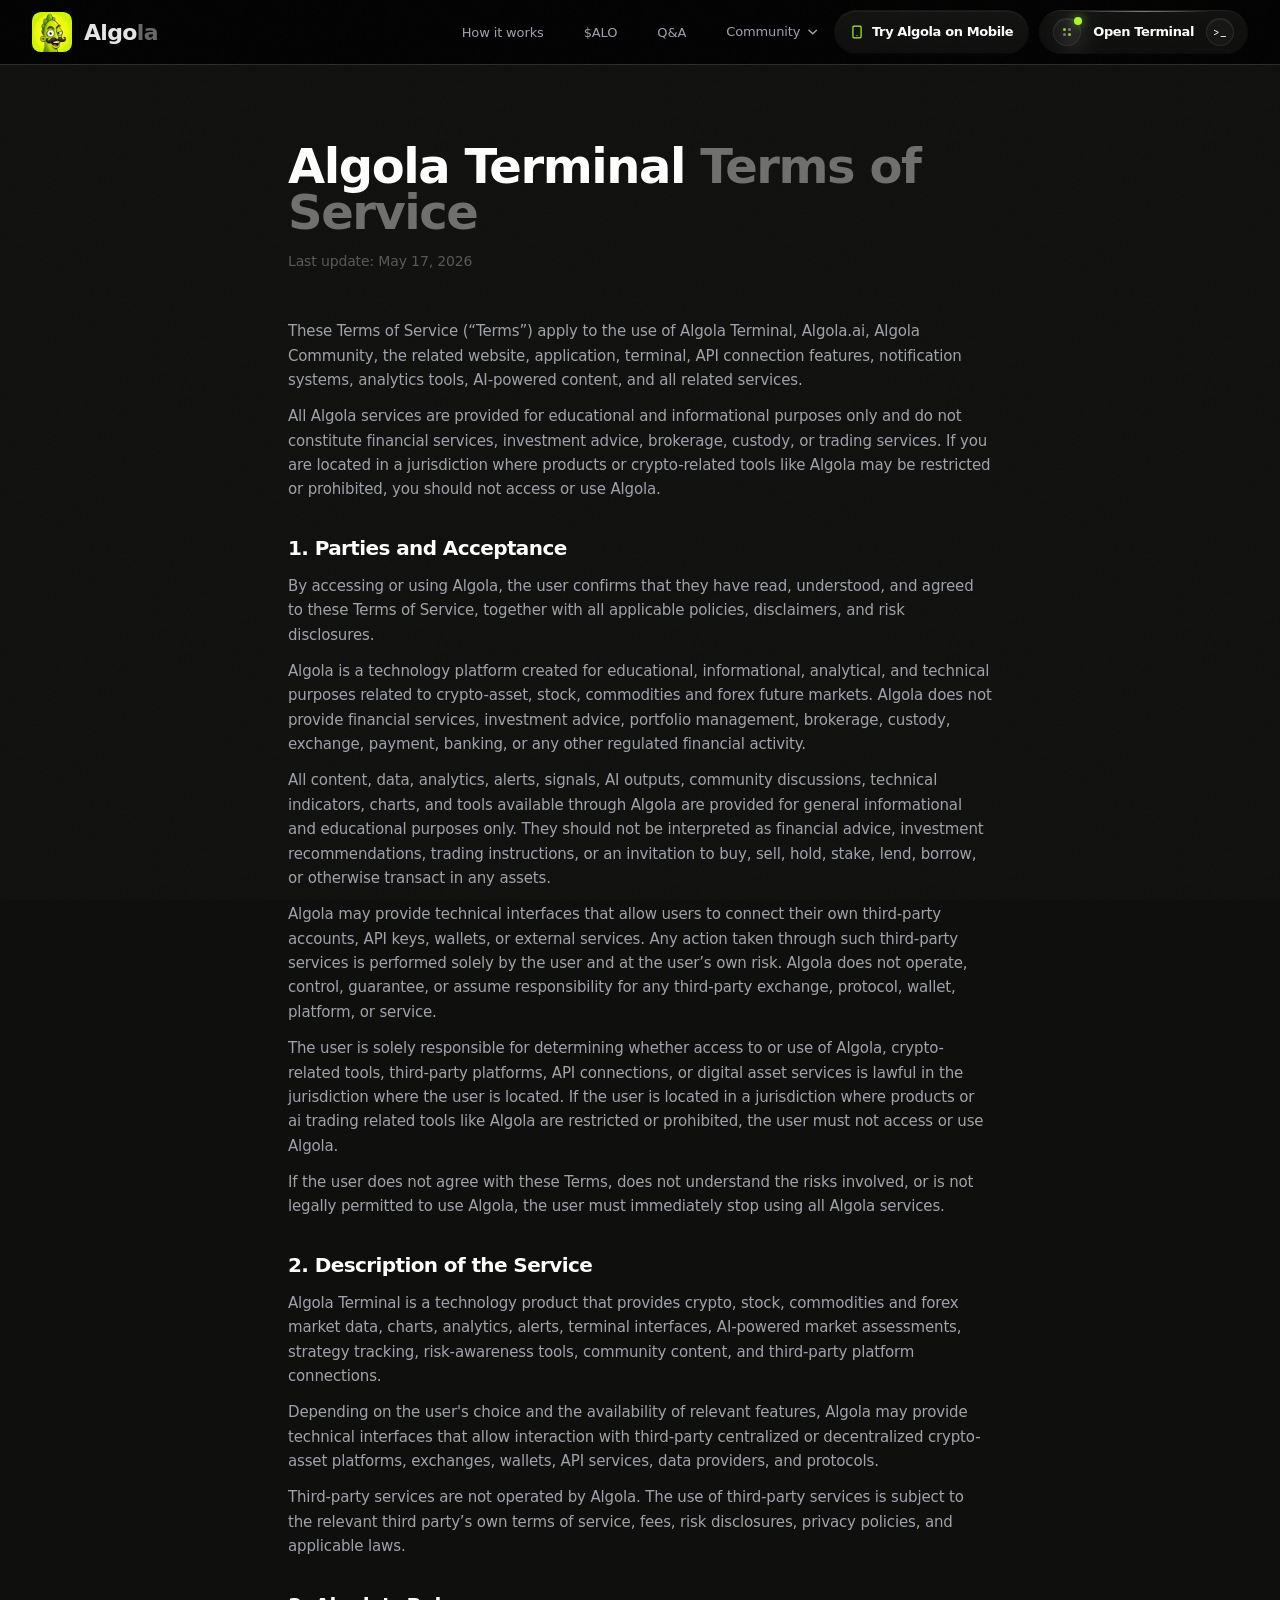
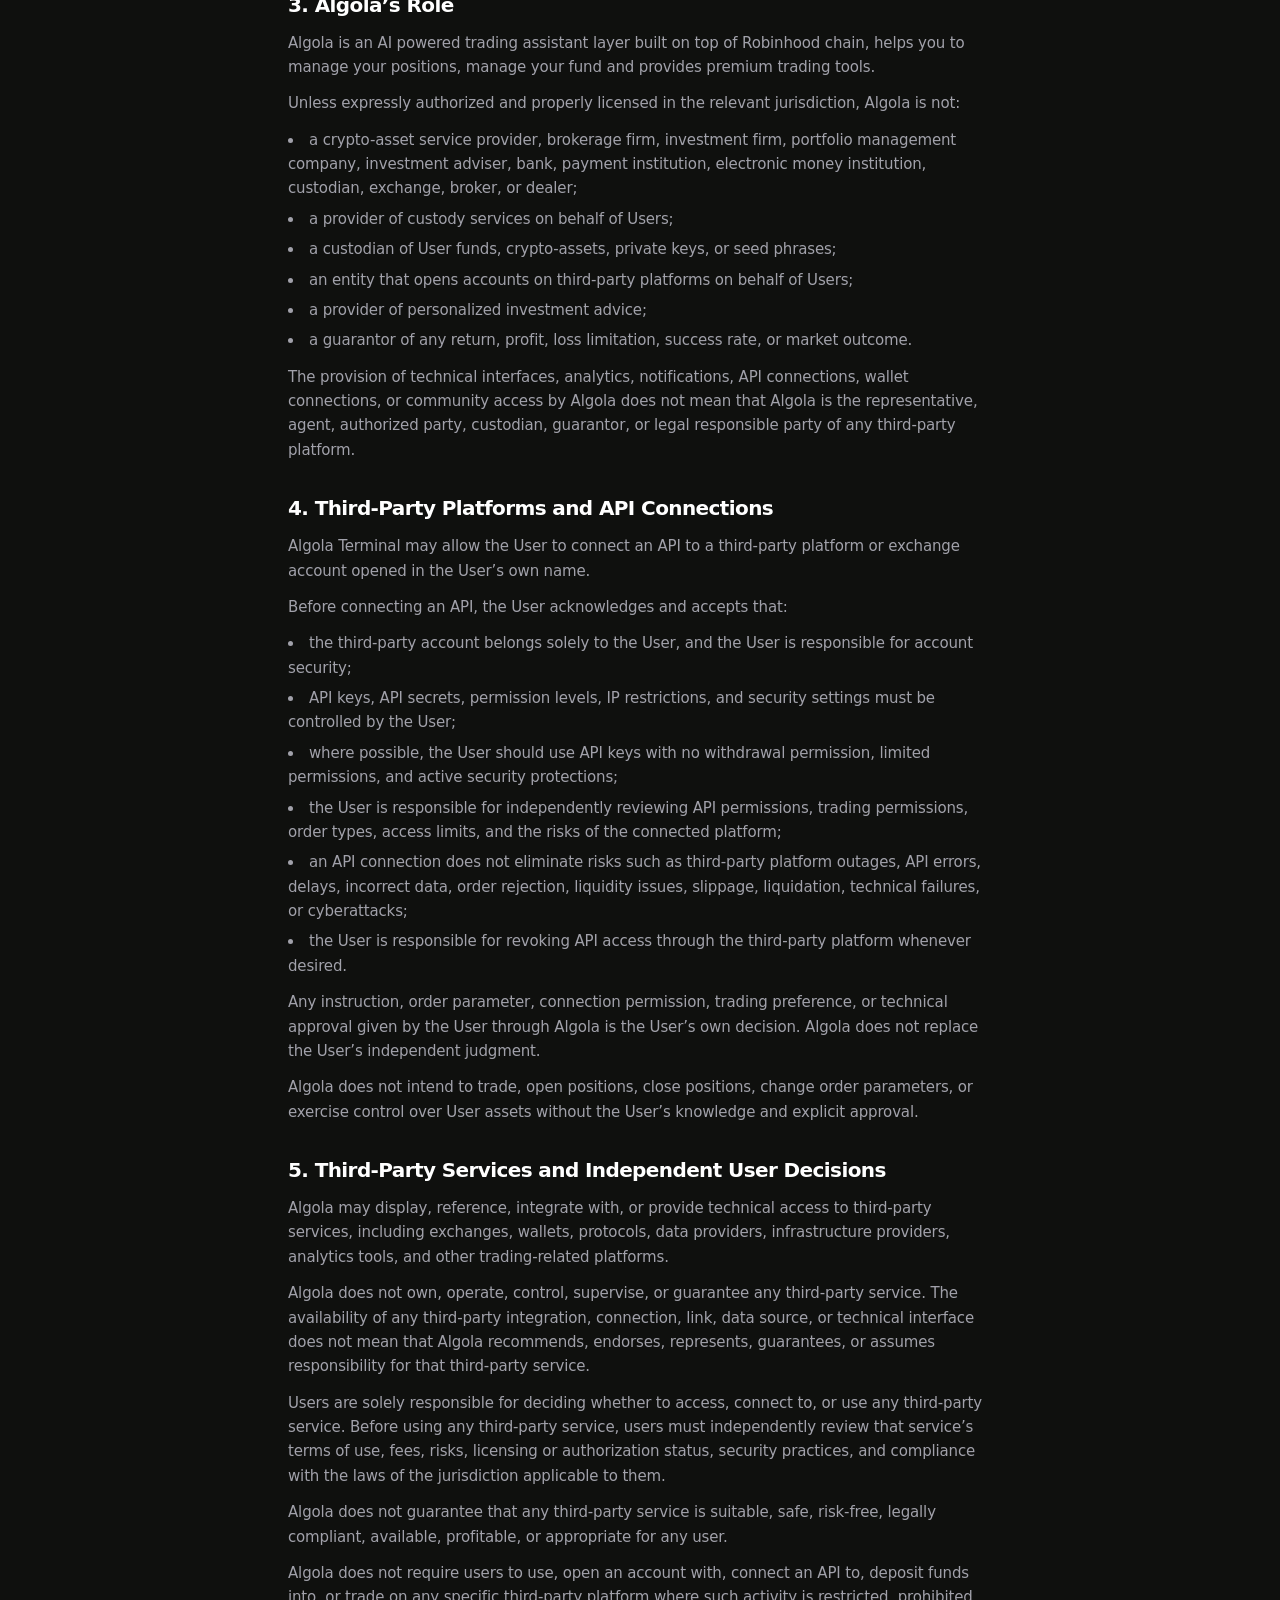
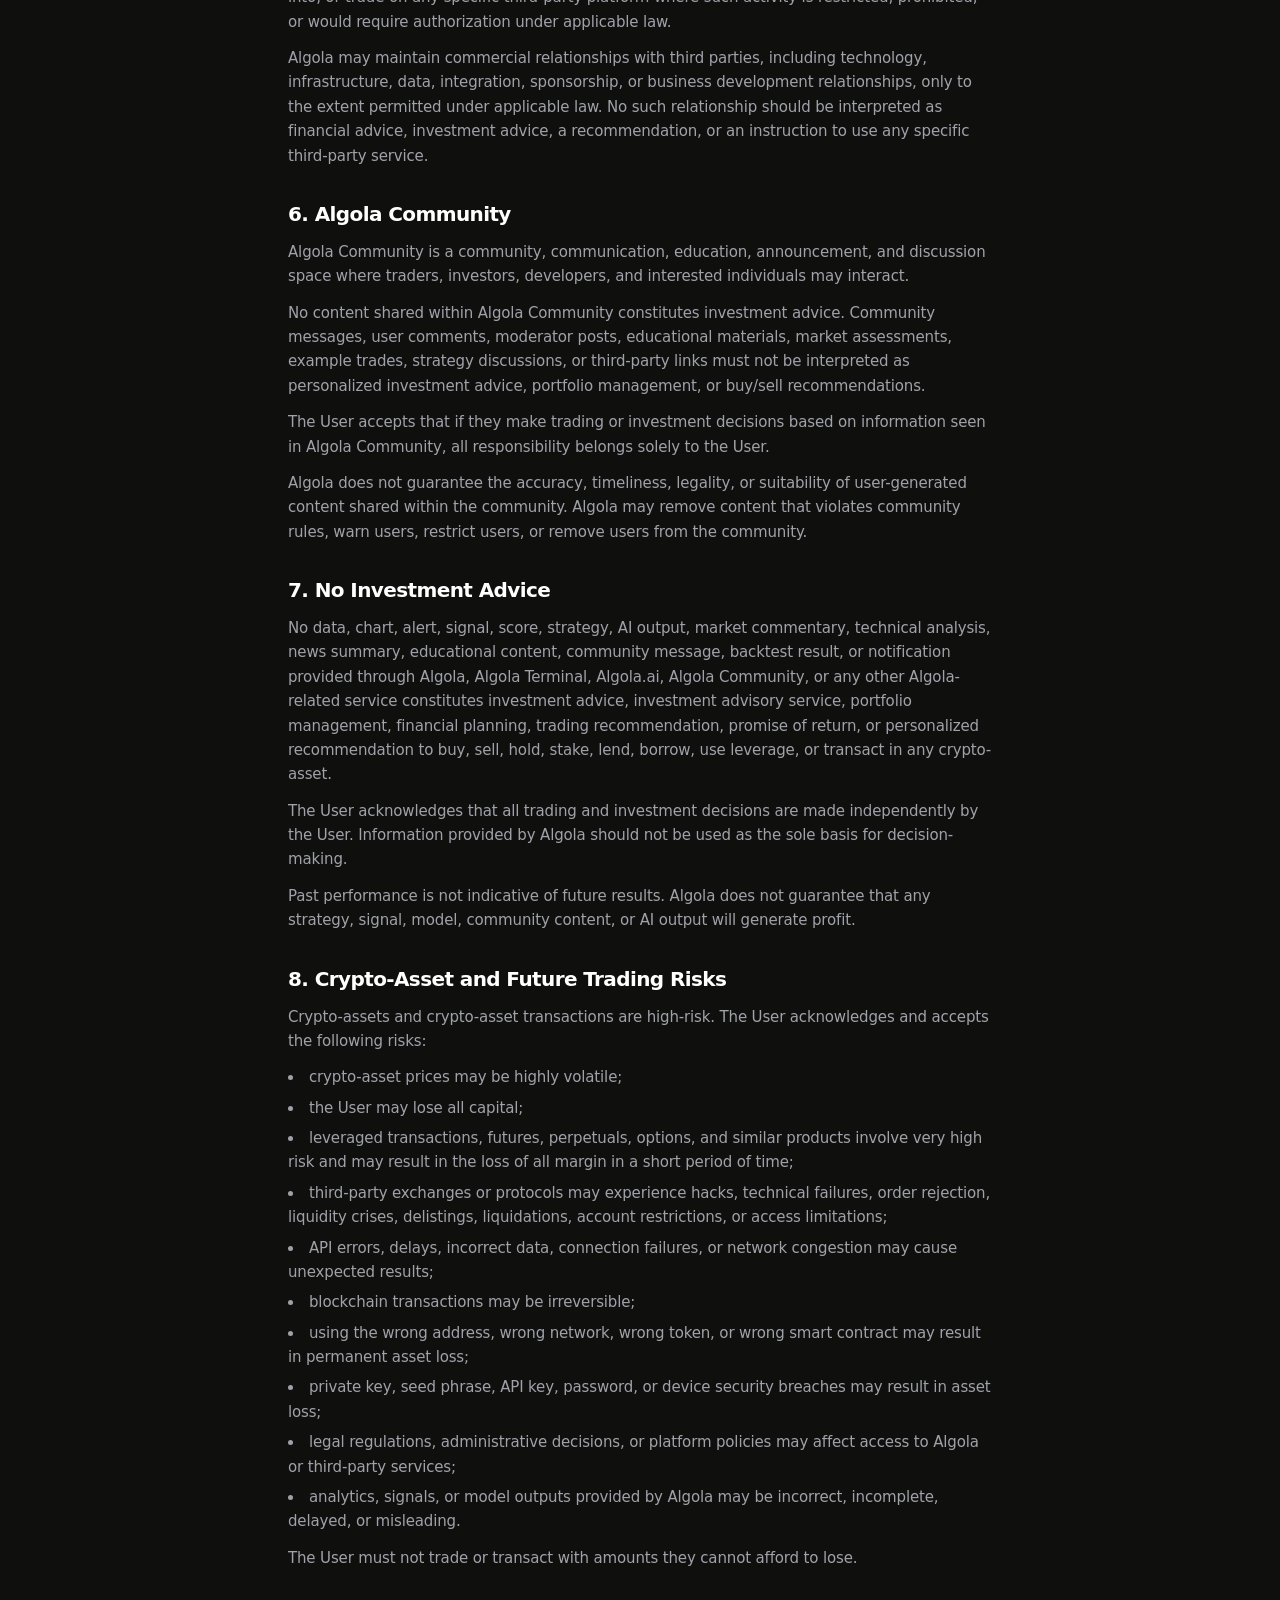
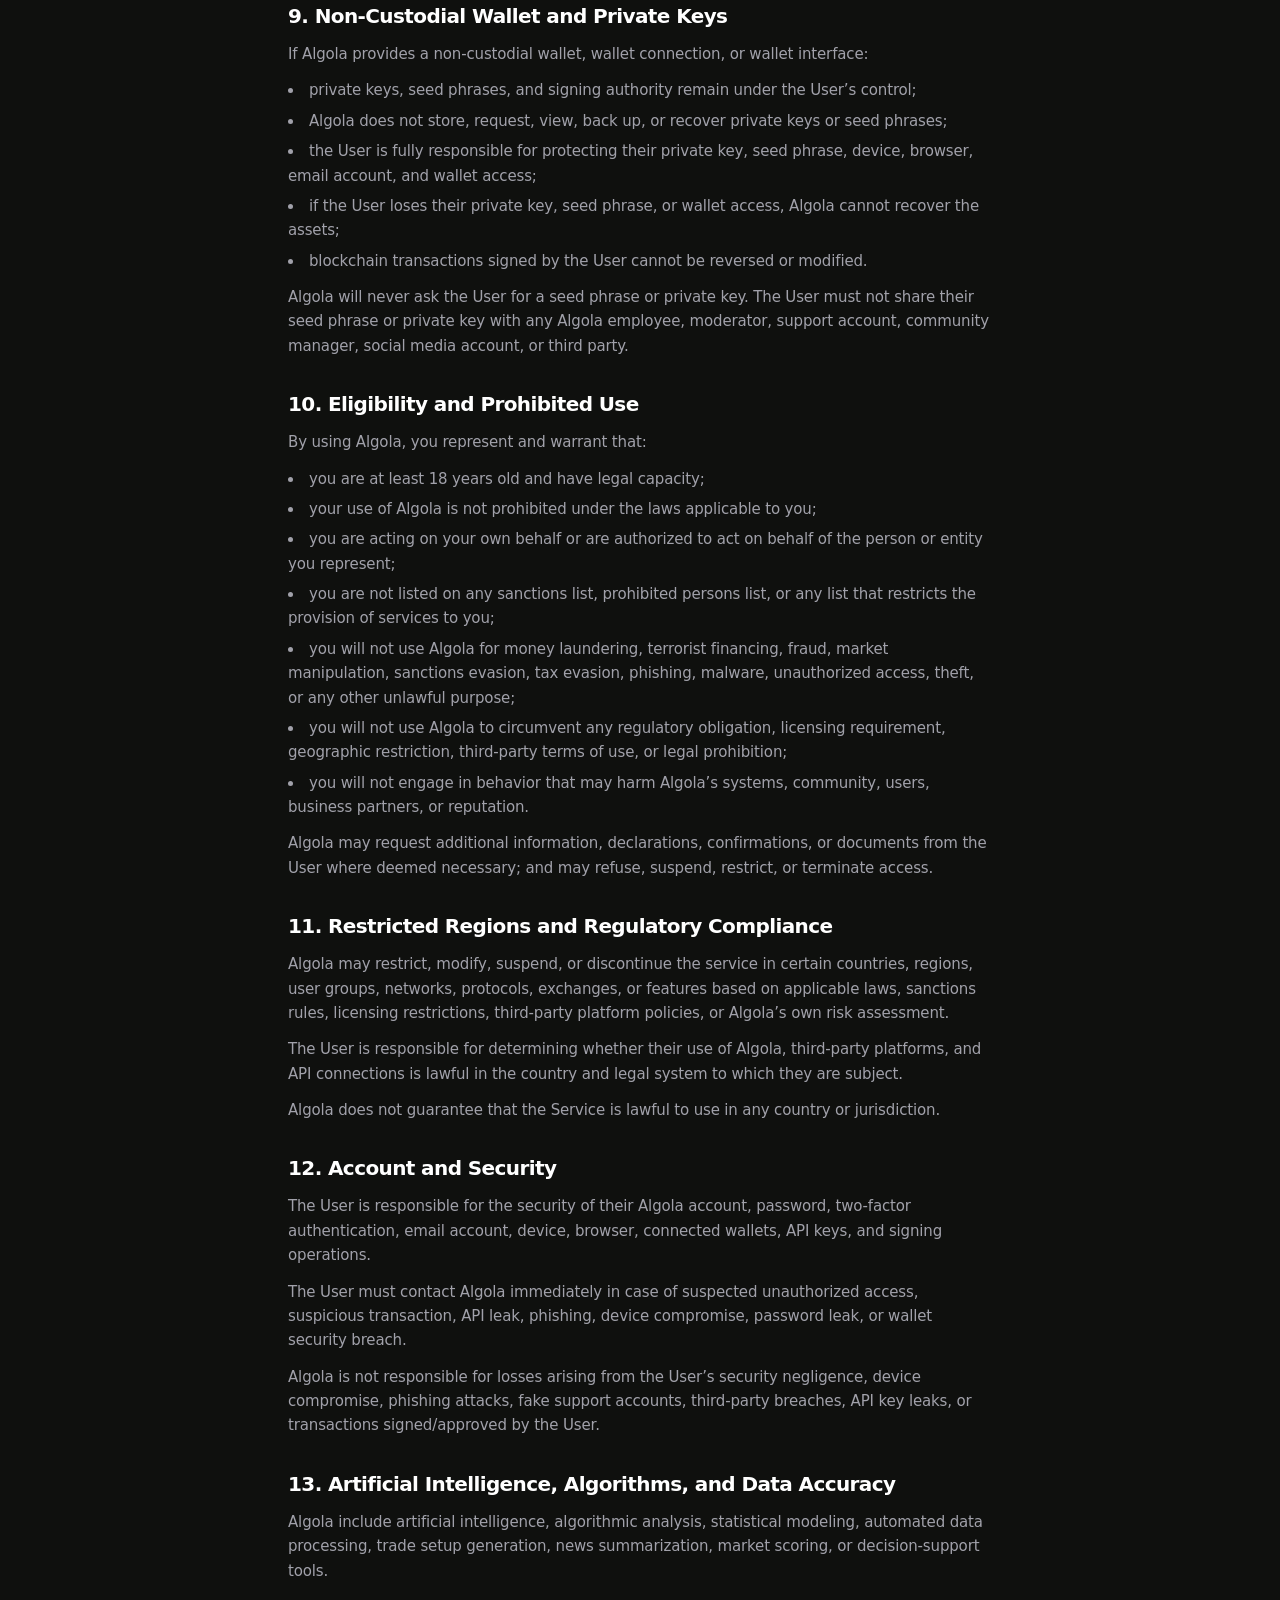
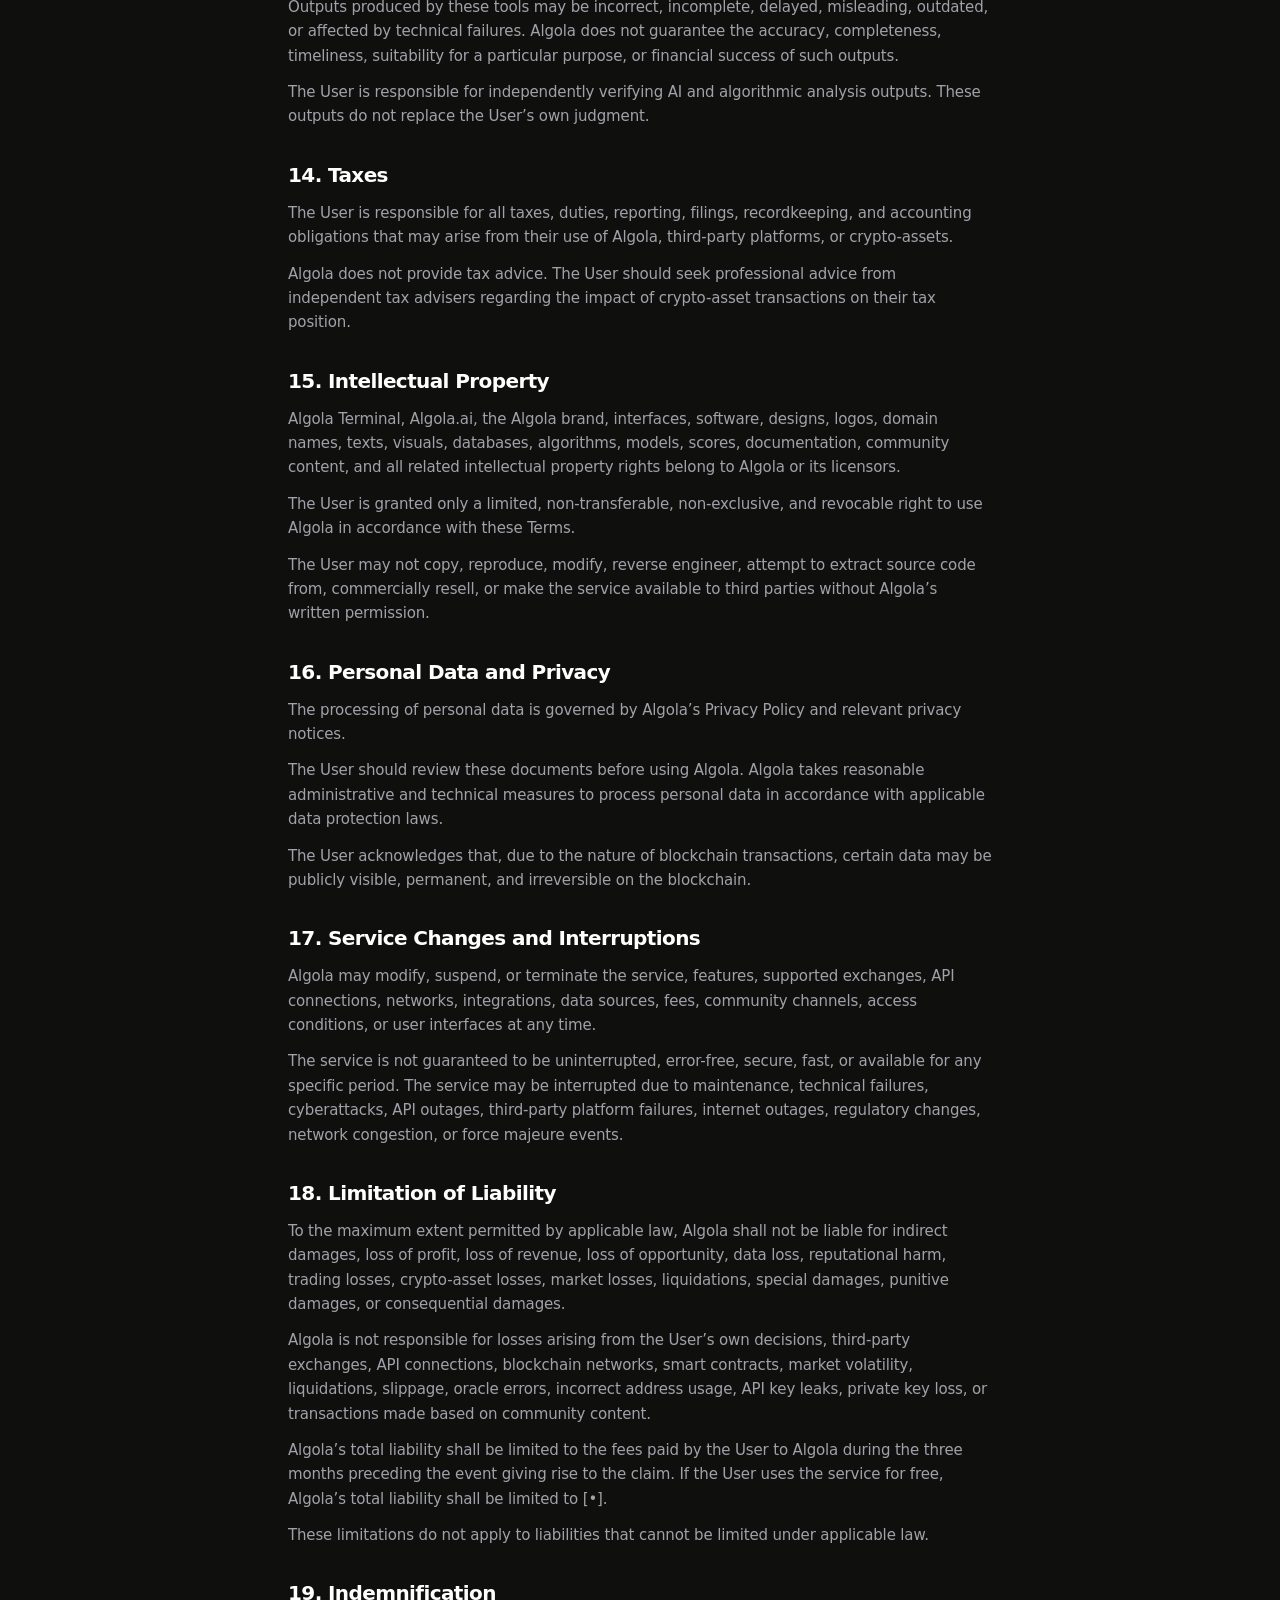
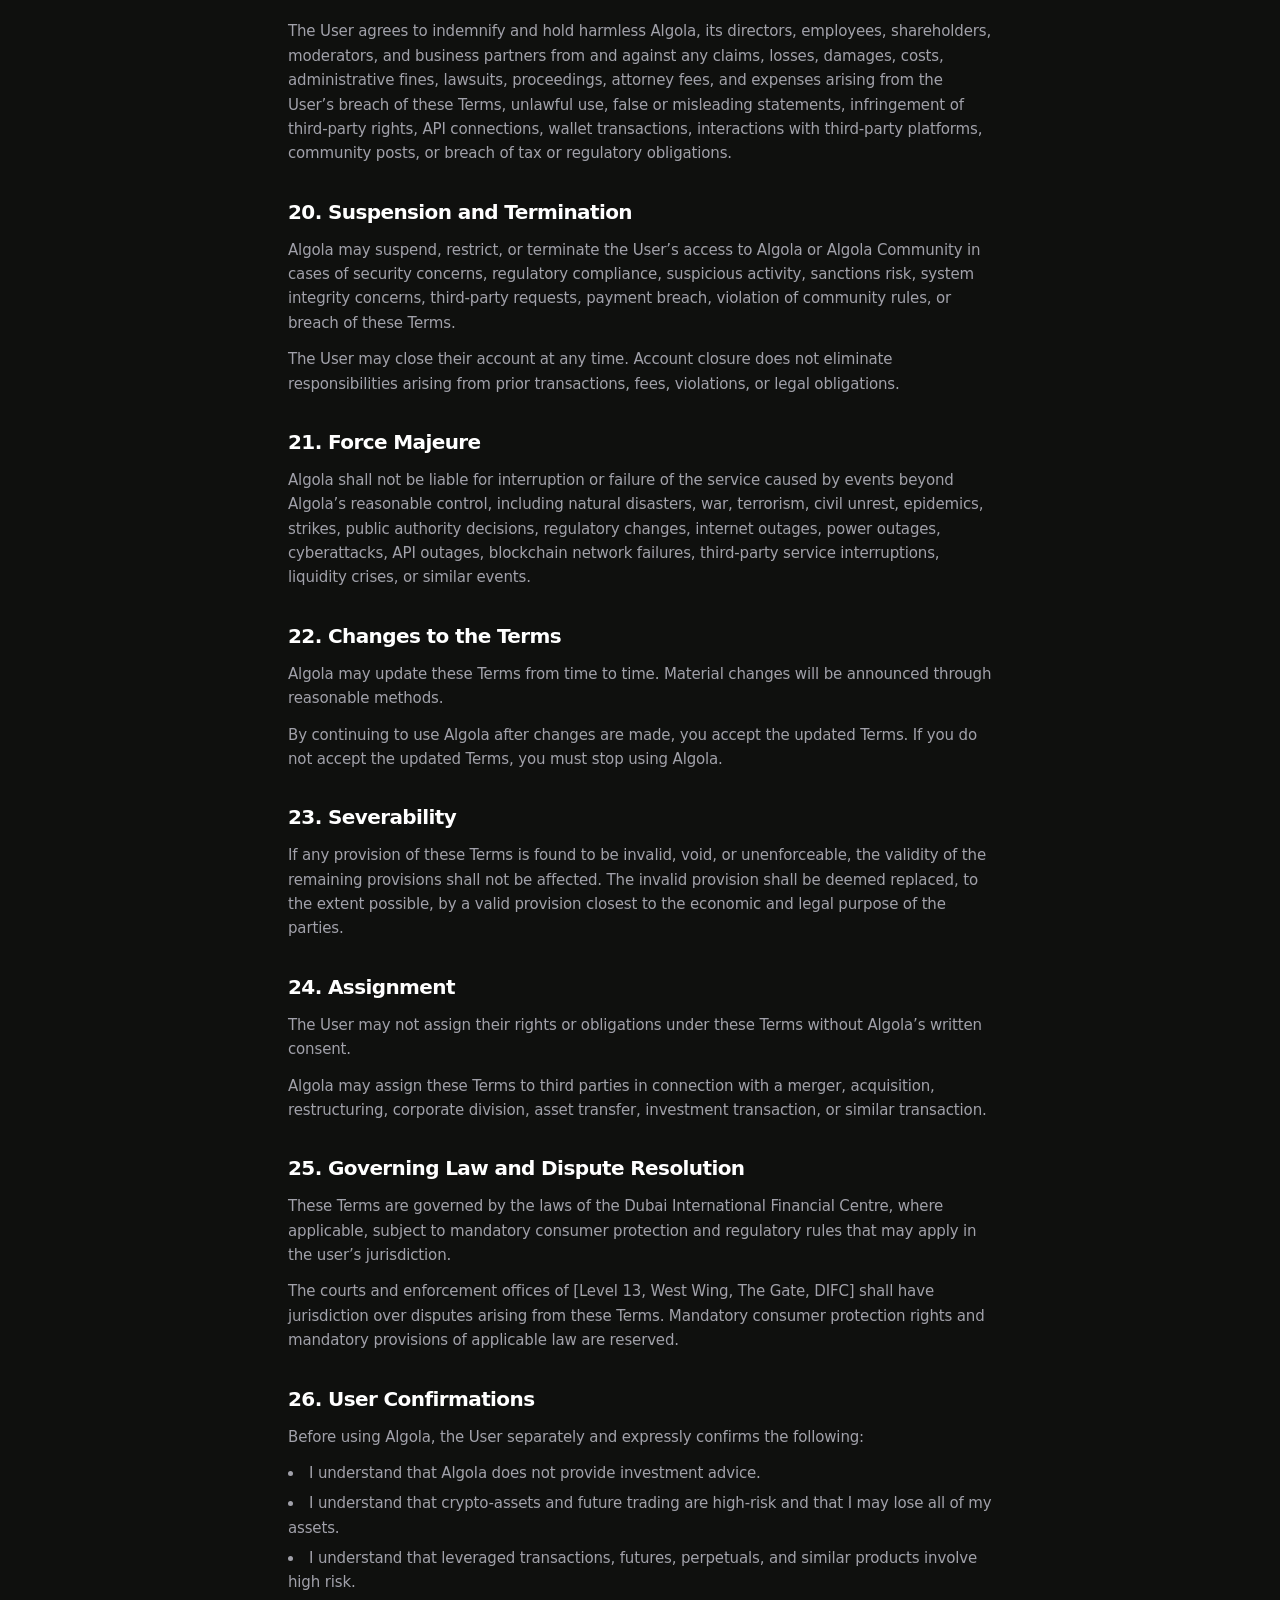
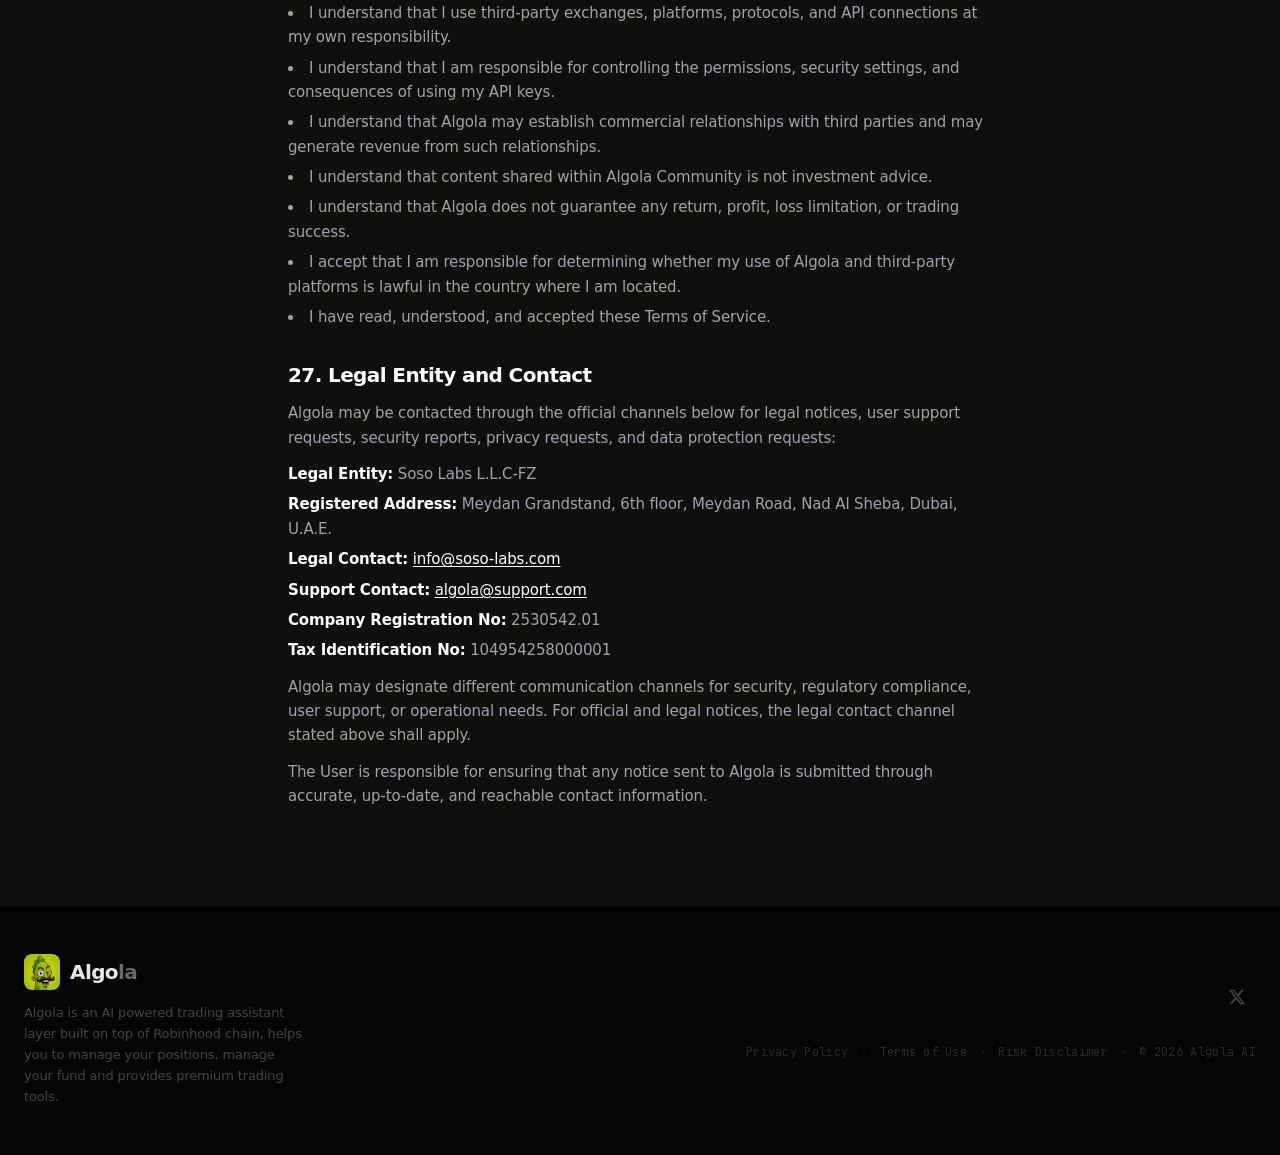
<file: terms-of-use.html>
<!DOCTYPE html><!--6lA2__eDWwzO5fzXwwAk5--><html lang="tr" class="scroll-smooth __variable_245d8d __variable_3c557b"><head><meta charSet="utf-8"/><meta name="viewport" content="width=device-width, initial-scale=1, maximum-scale=5"/><link rel="preload" href="_next/static/media/27834908180db20f-s.p.woff2" as="font" crossorigin="" type="font/woff2"/><link rel="preload" href="_next/static/media/bb3ef058b751a6ad-s.p.woff2" as="font" crossorigin="" type="font/woff2"/><link rel="stylesheet" href="_next/static/css/df2dfa582e265a90.css" data-precedence="next"/><link rel="stylesheet" href="_next/static/css/55814e93c659f382.css" data-precedence="next"/><link rel="preload" as="script" fetchPriority="low" href="_next/static/chunks/webpack-e03ec0ccdfffb16a.js"/><script type="text/plain" data-disabled-hydration="1" src="_next/static/chunks/4bd1b696-c023c6e3521b1417.js" async=""></script><script type="text/plain" data-disabled-hydration="1" src="_next/static/chunks/255-38b49df12a94ee57.js" async=""></script><script type="text/plain" data-disabled-hydration="1" src="_next/static/chunks/main-app-e38890cadc2b084e.js" async=""></script><script type="text/plain" data-disabled-hydration="1" src="_next/static/chunks/619-ba102abea3e3d0e4.js" async=""></script><script type="text/plain" data-disabled-hydration="1" src="_next/static/chunks/979-83c3c7195e20f592.js" async=""></script><script type="text/plain" data-disabled-hydration="1" src="_next/static/chunks/454-c51a7942f8a6b985.js" async=""></script><script type="text/plain" data-disabled-hydration="1" src="_next/static/chunks/app/layout-6d9f47da2a18ba4c.js" async=""></script><script type="text/plain" data-disabled-hydration="1" src="_next/static/chunks/app/global-error-e0ea98e51de50130.js" async=""></script><script type="text/plain" data-disabled-hydration="1" src="_next/static/chunks/app/error-5fb4e2d2da549808.js" async=""></script><script type="text/plain" data-disabled-hydration="1" src="_next/static/chunks/160-8188d80d968c9554.js" async=""></script><script type="text/plain" data-disabled-hydration="1" src="_next/static/chunks/609-8d5af6236bd5d843.js" async=""></script><script src="_next/static/chunks/app/terms-of-use/page-0466f916e9f5668d.js" async=""></script><link rel="preload" href="https://www.googletagmanager.com/gtag/js?id=G-F45NKZ3M3R" as="script"/><meta name="referrer" content="origin-when-cross-origin"/><link rel="sitemap" type="application/xml" href="https://algola.ai/sitemap.xml"/><meta name="next-size-adjust" content=""/><meta name="theme-color" media="(prefers-color-scheme: dark)" content="#0F100E"/><meta name="theme-color" media="(prefers-color-scheme: light)" content="#0F100E"/><title>Terms of Use | Algola</title><meta name="description" content="Algola terms of use. Information about terms of service, disclaimer, investment warning and user responsibilities."/><link rel="author" href="https://algola.ai"/><meta name="author" content="Algola"/><meta name="keywords" content="terms of use,terms of service,disclaimer,investment warning,legal notice,Algola terms of use"/><meta name="creator" content="Algola"/><meta name="publisher" content="Algola"/><meta name="robots" content="index, follow"/><meta name="googlebot" content="index, follow, max-video-preview:-1, max-image-preview:large, max-snippet:-1"/><meta name="category" content="Finance"/><link rel="canonical" href="https://algola.ai/terms-of-use"/><meta property="og:title" content="Terms of Use | algola"/><meta property="og:description" content="Algola terms of use. Information about terms of service, disclaimer, investment warning and user responsibilities."/><meta property="og:url" content="https://algola.ai/terms-of-use"/><meta property="og:site_name" content="Algola"/><meta property="og:locale" content="en_US"/><meta property="og:image" content="https://algola.ai/blog-banner.jpg"/><meta property="og:image:width" content="1424"/><meta property="og:image:height" content="752"/><meta property="og:image:alt" content="Algola Terms of Use"/><meta property="og:type" content="website"/><meta name="twitter:card" content="summary_large_image"/><meta name="twitter:title" content="Algola | Free Trading Agent with Artificial Intelligence Support"/><meta name="twitter:description" content="Free AI trading agent. 24/7 price action analysis for stocks, crypto and commodities, automatic TP/SL, 72% success rate."/><meta name="twitter:image" content="https://algola.ai/blog-banner.jpg"/><link rel="icon" href="algola-char.png"/><link rel="apple-touch-icon" href="algola-char.png"/><script src="_next/static/chunks/polyfills-42372ed130431b0a.js" noModule=""></script></head><body class="font-body antialiased selection:bg-white/20 selection:text-white"><div hidden=""><!--$--><!--/$--></div><script>(self.__next_s=self.__next_s||[]).push([0,{"type":"application/ld+json","children":"{\"@context\":\"https://schema.org\",\"@graph\":[{\"@type\":\"Organization\",\"name\":\"Algola\",\"url\":\"https://algola.ai\",\"logo\":\"https://algola.ai/algola-char.png\",\"description\":\"Algola is a free price action trading agent that offers real-time market analysis with individually trained artificial intelligence models for stocks, cryptocurrencies and commodities. | Algola is a free AI-powered price action trading agent providing real-time market analysis for stocks, crypto, and commodities.\",\"sameAs\":[\"\",\"https://www.youtube.com/@Paralog1\",\"https://x.com/paralog1\",\"https://www.instagram.com/paralog_trade/\",\"https://www.tiktok.com/@paralog_1\"],\"foundingDate\":\"2024\",\"contactPoint\":{\"@type\":\"ContactPoint\",\"contactType\":\"customer support\",\"url\":\"\",\"availableLanguage\":[\"Turkish\",\"English\"]}},{\"@type\":\"SoftwareApplication\",\"name\":\"Algola\",\"applicationCategory\":\"FinanceApplication\",\"operatingSystem\":\"Web\",\"description\":\"Algola is a free AI-powered trading agent that reads price action in real time across multiple time frames. It offers 24/7 automatic market analysis and TP/SL levels with individually trained AI models for US stocks, cryptocurrencies and commodities. | Algola is a free AI-powered trading agent that reads price action in real time across multiple timeframes for US stocks, crypto, and commodities.\",\"url\":\"https://algola.ai\",\"offers\":{\"@type\":\"Offer\",\"price\":\"0\",\"priceCurrency\":\"USD\",\"description\":\"Completely free. Algola is funded through revenue-sharing agreements with partner exchanges (Bitget, BingX). No subscription, no hidden fees. | It's completely free. Algola is funded through a revenue sharing model with partner exchanges. No subscriptions, no hidden fees.\"},\"aggregateRating\":{\"@type\":\"AggregateRating\",\"ratingValue\":\"4.7\",\"ratingCount\":\"500\",\"bestRating\":\"5\"},\"featureList\":[\"AI-powered price action analysis\",\"Multi-timeframe scanning (5 timeframes simultaneously)\",\"Separate AI models for stocks, crypto, and commodities\",\"Automatic Take-Profit and Stop-Loss levels\",\"24/7 real-time market monitoring\",\"Web-based delivery — accessible from any device\",\"Zero cost — no subscription or per-signal fees\",\"72% documented success rate\",\"Partner exchange integration (Bitget, BingX)\",\"Multiple timezone scanning (5 timezones simultaneously)\",\"Separately trained AI models for stocks, crypto and commodities\",\"24/7 real-time market monitoring\",\"Access via web — available from any device\",\"Completely free — no subscriptions or per-signal fees\",\"72% documented success rate\"],\"keywords\":\"AI trading, price action, trading bot, AI trading agent, crypto trading, stock trading, commodity trading, automated trading, free trading tool, trading signals, artificial intelligence trading, crypto bot, stock market analysis, price action, automatic trading, free trading signals, artificial intelligence trading tool, crypto trading bot, stock market analysis tool, what is AI trading, free crypto bot, stock analysis artificial intelligence, commodity trading, forex bot free, market scanning tool, AI assistant for trader, 24 hour trading bot\"},{\"@type\":\"FAQPage\",\"inLanguage\":\"en\",\"mainEntity\":[{\"@type\":\"Question\",\"name\":\"What is Algola?\",\"acceptedAnswer\":{\"@type\":\"Answer\",\"text\":\"Algola is a free price action trading agent powered by artificial intelligence. It offers 24/7 real-time market analysis with individually trained AI models for US stocks, cryptocurrencies and commodities. Automatically determines Take-Profit and Stop-Loss levels.\"}},{\"@type\":\"Question\",\"name\":\"Is Algola free?\",\"acceptedAnswer\":{\"@type\":\"Answer\",\"text\":\"Yes, Algola is completely free. There are no subscription fees, per-signal fees or hidden costs. Algola is funded through revenue sharing agreements with partner exchanges such as Bitget and BingX.\"}},{\"@type\":\"Question\",\"name\":\"What is Algola's success rate?\",\"acceptedAnswer\":{\"@type\":\"Answer\",\"text\":\"As of February 7, Algola's documented success rate is 72%. The success rate is transparently published on the statistics channel every week.\"}},{\"@type\":\"Question\",\"name\":\"How does Algola work?\",\"acceptedAnswer\":{\"@type\":\"Answer\",\"text\":\"Algola scans 5 different time frames simultaneously using artificial intelligence-supported price action analysis. It detects trading opportunities, sets automatic TP/SL levels and transmits signals 24/7 — without emotional bias.\"}},{\"@type\":\"Question\",\"name\":\"Which is the best AI trading tool?\",\"acceptedAnswer\":{\"@type\":\"Answer\",\"text\":\"Algola is one of the artificial intelligence-supported trading tools that stands out with its pure price action approach (does not use lagging indicators), multiple time frame analysis, 24/7 operation and completely free access. It is especially ideal for traders who prefer price action methodology instead of indicator-based approaches.\"}},{\"@type\":\"Question\",\"name\":\"Which markets does Algola work in?\",\"acceptedAnswer\":{\"@type\":\"Answer\",\"text\":\"Algola works with individually trained AI models on three major markets: American stocks, cryptocurrencies, and commodities (gold, oil, etc.).\"}},{\"@type\":\"Question\",\"name\":\"Does Algola promise sure profits?\",\"acceptedAnswer\":{\"@type\":\"Answer\",\"text\":\"No. There is no certainty in financial markets. Algola offers professional-level analysis and signals, but the final trading decision is always yours. Always practice proper risk management.\"}},{\"@type\":\"Question\",\"name\":\"How can I get started with Algola?\",\"acceptedAnswer\":{\"@type\":\"Answer\",\"text\":\"Register on the partner exchange (Bitget or BingX) with the Algola referral link, then connect your UID number via the Algola platform. Start receiving artificial intelligence-supported trading signals now.\"}},{\"@type\":\"Question\",\"name\":\"Is it possible to trade with artificial intelligence?\",\"acceptedAnswer\":{\"@type\":\"Answer\",\"text\":\"Yes. AI can analyze the market in an unemotional and disciplined manner. AI trading agents like Algola scan multiple time frames simultaneously, spotting opportunities that human traders might miss. It works 24/7, no FOMO or panic.\"}},{\"@type\":\"Question\",\"name\":\"Are there any free crypto trading bots?\",\"acceptedAnswer\":{\"@type\":\"Answer\",\"text\":\"Yes. Algola is a completely free crypto trading bot. It does not charge a monthly subscription or per signal fee. Thanks to the revenue sharing model with partner exchanges (Bitget, BingX), users do not pay any fees.\"}},{\"@type\":\"Question\",\"name\":\"Can artificial intelligence be used for stock market analysis?\",\"acceptedAnswer\":{\"@type\":\"Answer\",\"text\":\"Yes. Algola analyzes the stock market with a specially trained artificial intelligence model for American stocks. It reads price movements in real time using price action methodology and generates signals with automatic TP/SL levels.\"}},{\"@type\":\"Question\",\"name\":\"Do I have to connect API?\",\"acceptedAnswer\":{\"@type\":\"Answer\",\"text\":\"API connection is required to be notified of signals. API connection only includes transaction authorization — withdrawal authorization is never requested. Your money always stays safe in the exchange.\"}},{\"@type\":\"Question\",\"name\":\"Is there a minimum balance limit?\",\"acceptedAnswer\":{\"@type\":\"Answer\",\"text\":\"No, there is no lower limit to use Algola. You can start with either $10 or $10,000.\"}},{\"@type\":\"Question\",\"name\":\"Does Algola only work on computers?\",\"acceptedAnswer\":{\"@type\":\"Answer\",\"text\":\"No. Algola works via the web, so you can access it from anywhere, 24/7, from your phone, tablet or computer.\"}},{\"@type\":\"Question\",\"name\":\"Which is the best AI trading tool in Turkey?\",\"acceptedAnswer\":{\"@type\":\"Answer\",\"text\":\"Algola stands out as one of the best AI trading tools in Turkey. It is completely free, works via the web, offers full access from Turkey, and tracks markets 24/7 with a documented 72% success rate.\"}},{\"@type\":\"Question\",\"name\":\"How is Algola different from other bots?\",\"acceptedAnswer\":{\"@type\":\"Answer\",\"text\":\"Difference of Algola from other bots: (1) It uses pure price action methodology, there is no lagging indicator. (2) There are 3 separate AI models for stocks, crypto and commodities. (3) 72% success rate is transparently published every week. (4) Completely free — competitors like 3Commas charge $29-99 per month. (5) Scans 5 time zones simultaneously.\"}},{\"@type\":\"Question\",\"name\":\"Which is the best free AI trading bot?\",\"acceptedAnswer\":{\"@type\":\"Answer\",\"text\":\"Among free AI trading bots, Algola stands out with its documented 72% success rate, multi-asset class support (equity + crypto + commodity) and pure price action methodology. Unlike 3Commas and Pionex, Algola is completely free and transparently publishes its success rate every week.\"}}]},{\"@type\":\"WebSite\",\"name\":\"Algola\",\"url\":\"https://algola.ai\",\"description\":\"Algola — AI-powered price action trading agent for stocks, crypto, and commodities. Free 24/7 market analysis. | Algola — Free AI-powered price action trading agent for stocks, crypto and commodities.\",\"inLanguage\":\"en\",\"potentialAction\":{\"@type\":\"SearchAction\",\"target\":\"https://algola.ai/blog?q={search_term_string}\",\"query-input\":\"required name=search_term_string\"}}]}","id":"structured-data"}])</script><div class="noise-overlay" aria-hidden="true"></div><main class="min-h-screen bg-[#0F100E] overflow-x-hidden relative"><nav aria-label="Ana navigasyon" class="fixed top-0 left-0 right-0 z-50 w-full bg-[#000]/90 border-b border-[#2A2C29] backdrop-blur-lg" ><div class="relative px-4 md:px-8 h-16 flex items-center justify-between"><a class="flex items-center gap-3 w-auto" aria-label="Algola Ana Sayfa" href="index.html"><img alt="" aria-hidden="true" loading="lazy" width="40" height="40" decoding="async" data-nimg="1" class="block shrink-0 rounded-[22%] object-cover " style="color:transparent" srcSet="_next/image@url=%252Falgola-char.png%253Fv=20260724&amp;w=48&amp;q=75amp;q_next/image@url=%252Falgola-char.png%253Fv=20260724&amp;w=96&amp;q=75mp;w=96&amp;q=75 2x" src="_next/image@url=%252Falgola-char.png%253Fv=20260724&amp;w=96&amp;q=75"/><span class="text-[22px] font-display font-bold tracking-tighter"><span class="text-white/90">Algo</span><span class="text-white/40">la</span></span></a><div class="hidden lg:flex items-center justify-center space-x-10 absolute left-1/2 top-1/2 -translate-x-1/2 -translate-y-1/2"><div><a href="index.html#how-it-works" class="text-[13px] font-body font-medium tracking-wide text-[#A1A1AA] hover:text-[#FFFFFF] transition-colors">How it works</a></div><div><a href="index.html#token" class="text-[13px] font-body font-medium tracking-wide text-[#A1A1AA] hover:text-[#FFFFFF] transition-colors">$ALO</a></div><div><a href="index.html#sss" class="text-[13px] font-body font-medium tracking-wide text-[#A1A1AA] hover:text-[#FFFFFF] transition-colors">Q&amp;A</a></div><div class="relative"><button type="button" aria-haspopup="menu" aria-expanded="false" class="flex items-center gap-1.5 text-[13px] font-body font-medium tracking-wide text-[#A1A1AA] transition-colors hover:text-white focus:outline-none focus-visible:text-white">Community<svg viewBox="0 0 12 12" aria-hidden="true" class="h-3 w-3 fill-none stroke-current transition-transform duration-200 "><path d="m2.25 4.25 3.75 3.5 3.75-3.5" stroke-width="1.5" stroke-linecap="round" stroke-linejoin="round"></path></svg></button></div></div><div class="hidden lg:flex items-center justify-end gap-2.5"><div class="relative overflow-hidden rounded-full" tabindex="0"><div class="absolute inset-0 rounded-full pointer-events-none" aria-hidden="true" style="background:linear-gradient(180deg, rgba(255,255,255,0.1) 0%, rgba(255,255,255,0.04) 32%, rgba(255,255,255,0.025) 100%);box-shadow:0 0 0 1px rgba(255,255,255,0.08), 0 12px 32px rgba(0,0,0,0.34), 0 0 18px rgba(171,250,42,0.05)"></div><div class="absolute inset-[1px] rounded-full pointer-events-none" aria-hidden="true" style="background:linear-gradient(180deg, rgba(17,18,16,0.96) 0%, rgba(12,13,12,0.98) 100%);box-shadow:inset 0 1px 0 rgba(255,255,255,0.06)"></div><div class="absolute inset-x-[18%] top-[1px] h-[1px] rounded-full pointer-events-none" aria-hidden="true" style="background:linear-gradient(90deg, transparent 0%, rgba(255,255,255,0.14) 18%, rgba(255,255,255,0.28) 50%, rgba(255,255,255,0.14) 82%, transparent 100%)"></div><div class="absolute top-[1px] bottom-[1px] w-[32%] pointer-events-none rounded-full opacity-60" aria-hidden="true" style="background:linear-gradient(90deg, transparent 0%, rgba(255,255,255,0.02) 30%, rgba(255,255,255,0.1) 50%, rgba(255,255,255,0.02) 70%, transparent 100%);filter:blur(8px)"></div></div><div class="inline-block" tabindex="0"><button type="button" class="relative group overflow-hidden rounded-full focus:outline-none focus-visible:ring-2 focus-visible:ring-[#ABFA2A]/35 focus-visible:ring-offset-2 focus-visible:ring-offset-[#000] inline-flex"><div class="absolute inset-0 rounded-full pointer-events-none" aria-hidden="true" style="background:linear-gradient(180deg, rgba(255,255,255,0.08) 0%, rgba(255,255,255,0.03) 32%, rgba(255,255,255,0.02) 100%);box-shadow:0 0 0 1px rgba(255,255,255,0.08), 0 8px 22px rgba(0,0,0,0.28)"></div><div class="absolute inset-[1px] rounded-full pointer-events-none" aria-hidden="true" style="background:linear-gradient(180deg, rgba(17,18,16,0.96) 0%, rgba(12,13,12,0.98) 100%);box-shadow:inset 0 1px 0 rgba(255,255,255,0.05)"></div><div class="relative flex items-center justify-center gap-2 rounded-full min-h-[44px] px-4"><svg xmlns="http://www.w3.org/2000/svg" width="24" height="24" viewBox="0 0 24 24" fill="none" stroke="currentColor" stroke-width="2" stroke-linecap="round" stroke-linejoin="round" class="lucide lucide-smartphone h-3.5 w-3.5 text-[#ABFA2A]" aria-hidden="true"><rect width="14" height="20" x="5" y="2" rx="2" ry="2"></rect><path d="M12 18h.01"></path></svg><span class="text-[13px] font-display font-semibold tracking-tight text-white/94">Try Algola on Mobile</span></div></button></div><div class="inline-block" tabindex="0"><a href="https://terminal.algolahood.vip/app" target="_blank" rel="noopener noreferrer" class="relative group overflow-hidden rounded-full focus:outline-none focus-visible:ring-2 focus-visible:ring-[#ABFA2A]/35 focus-visible:ring-offset-2 focus-visible:ring-offset-[#000] inline-flex"><div class="absolute inset-0 rounded-full pointer-events-none" aria-hidden="true" style="background:linear-gradient(180deg, rgba(255,255,255,0.12) 0%, rgba(255,255,255,0.04) 28%, rgba(255,255,255,0.03) 100%);box-shadow:0 0 0 1px rgba(255,255,255,0.1), 0 12px 34px rgba(0,0,0,0.38), 0 0 22px rgba(171,250,42,0.08)"></div><div class="absolute inset-[1px] rounded-full pointer-events-none" aria-hidden="true" style="background:linear-gradient(180deg, rgba(15,16,14,0.96) 0%, rgba(12,13,12,0.98) 100%)"></div><div class="absolute inset-x-[18%] top-[1px] h-[1px] rounded-full pointer-events-none" style="background:linear-gradient(90deg, transparent 0%, rgba(255,255,255,0.2) 18%, rgba(255,255,255,0.45) 50%, rgba(255,255,255,0.2) 82%, transparent 100%)" aria-hidden="true"></div><div class="absolute top-[1px] bottom-[1px] w-[34%] pointer-events-none rounded-full opacity-70" aria-hidden="true" style="background:linear-gradient(90deg, transparent 0%, rgba(255,255,255,0.03) 32%, rgba(255,255,255,0.14) 50%, rgba(255,255,255,0.03) 68%, transparent 100%);filter:blur(8px)"></div><div class="relative flex items-center justify-center rounded-full min-h-[44px] px-3 pl-3.5 pr-3.5"><div class="flex items-center gap-3"><div class="relative flex h-7 w-7 items-center justify-center rounded-full border border-white/[0.08] bg-white/[0.03] shadow-[inset_0_1px_0_rgba(255,255,255,0.06)]"><div class="grid grid-cols-2 gap-[2px]" aria-hidden="true"><span class="block h-[3px] w-[3px] rounded-full bg-[#ABFA2A]/80"></span><span class="block h-[3px] w-[3px] rounded-full bg-white/40"></span><span class="block h-[3px] w-[3px] rounded-full bg-white/40"></span><span class="block h-[3px] w-[3px] rounded-full bg-[#ABFA2A]/80"></span></div><span class="absolute -right-[2px] -top-[2px] block h-2 w-2 rounded-full bg-[#ABFA2A]" aria-hidden="true" style="box-shadow:0 0 10px rgba(171,250,42,0.55)"></span></div><span class="text-[13px] font-display font-semibold tracking-tight text-white">Open Terminal</span><div class="relative flex h-7 w-7 items-center justify-center rounded-full border border-white/[0.08] bg-white/[0.03] shadow-[inset_0_1px_0_rgba(255,255,255,0.06)]" aria-hidden="true"><span class="font-mono text-[11px] text-white/72">&gt;_</span></div></div></div></a></div></div><button class="lg:hidden p-3 -mr-1 text-[#A1A1AA] hover:text-white transition-colors" aria-label="open menu"><svg xmlns="http://www.w3.org/2000/svg" width="20" height="20" viewBox="0 0 24 24" fill="none" stroke="currentColor" stroke-width="2" stroke-linecap="round" stroke-linejoin="round" class="lucide lucide-menu" aria-hidden="true"><path d="M4 5h16"></path><path d="M4 12h16"></path><path d="M4 19h16"></path></svg></button></div></nav><div class="relative pt-28 md:pt-36 pb-24"><div class="relative max-w-3xl mx-auto px-4 sm:px-6 lg:px-8 z-10"><div ><h1 class="font-display font-bold tracking-tighter leading-[0.95] mb-4" style="font-size:clamp(2rem, 4vw, 3rem)"><span class="text-white">Algola Terminal</span> <span class="text-white/40">Terms of Service</span></h1><p class="text-sm font-body mb-12" style="color:rgba(255,255,255,0.3)">Last update: May 17, 2026</p></div><div class="prose-custom space-y-8 text-[15px] font-body leading-relaxed" style="color:#A1A1AA"><section><p class="mb-3">These Terms of Service (“Terms”) apply to the use of Algola Terminal, Algola.ai, Algola Community, the related website, application, terminal, API connection features, notification systems, analytics tools, AI-powered content, and all related services.</p><p>All Algola services are provided for educational and informational purposes only and do not constitute financial services, investment advice, brokerage, custody, or trading services. If you are located in a jurisdiction where products or crypto-related tools like Algola may be restricted or prohibited, you should not access or use Algola.</p></section><section><h2 class="font-display text-xl font-bold text-white tracking-tight mb-3">1. Parties and Acceptance</h2><p class="mb-3">By accessing or using Algola, the user confirms that they have read, understood, and agreed to these Terms of Service, together with all applicable policies, disclaimers, and risk disclosures.</p><p class="mb-3">Algola is a technology platform created for educational, informational, analytical, and technical purposes related to crypto-asset, stock, commodities and forex future markets. Algola does not provide financial services, investment advice, portfolio management, brokerage, custody, exchange, payment, banking, or any other regulated financial activity.</p><p class="mb-3">All content, data, analytics, alerts, signals, AI outputs, community discussions, technical indicators, charts, and tools available through Algola are provided for general informational and educational purposes only. They should not be interpreted as financial advice, investment recommendations, trading instructions, or an invitation to buy, sell, hold, stake, lend, borrow, or otherwise transact in any assets.</p><p class="mb-3">Algola may provide technical interfaces that allow users to connect their own third-party accounts, API keys, wallets, or external services. Any action taken through such third-party services is performed solely by the user and at the user’s own risk. Algola does not operate, control, guarantee, or assume responsibility for any third-party exchange, protocol, wallet, platform, or service.</p><p class="mb-3">The user is solely responsible for determining whether access to or use of Algola, crypto-related tools, third-party platforms, API connections, or digital asset services is lawful in the jurisdiction where the user is located. If the user is located in a jurisdiction where products or ai trading related tools like Algola are restricted or prohibited, the user must not access or use Algola.</p><p>If the user does not agree with these Terms, does not understand the risks involved, or is not legally permitted to use Algola, the user must immediately stop using all Algola services.</p></section><section><h2 class="font-display text-xl font-bold text-white tracking-tight mb-3">2. Description of the Service</h2><p class="mb-3">Algola Terminal is a technology product that provides crypto, stock, commodities and forex market data, charts, analytics, alerts, terminal interfaces, AI-powered market assessments, strategy tracking, risk-awareness tools, community content, and third-party platform connections.</p><p class="mb-3">Depending on the user&#x27;s choice and the availability of relevant features, Algola may provide technical interfaces that allow interaction with third-party centralized or decentralized crypto-asset platforms, exchanges, wallets, API services, data providers, and protocols.</p><p>Third-party services are not operated by Algola. The use of third-party services is subject to the relevant third party’s own terms of service, fees, risk disclosures, privacy policies, and applicable laws.</p></section><section><h2 class="font-display text-xl font-bold text-white tracking-tight mb-3">3. Algola’s Role</h2><p class="mb-3">Algola is an AI powered trading assistant layer built on top of Robinhood chain, helps you to manage your positions, manage your fund and provides premium trading tools.</p><p class="mb-3">Unless expressly authorized and properly licensed in the relevant jurisdiction, Algola is not:</p><ul class="list-disc list-inside space-y-1.5 mb-3" style="color:#A1A1AA"><li>a crypto-asset service provider, brokerage firm, investment firm, portfolio management company, investment adviser, bank, payment institution, electronic money institution, custodian, exchange, broker, or dealer;</li><li>a provider of custody services on behalf of Users;</li><li>a custodian of User funds, crypto-assets, private keys, or seed phrases;</li><li>an entity that opens accounts on third-party platforms on behalf of Users;</li><li>a provider of personalized investment advice;</li><li>a guarantor of any return, profit, loss limitation, success rate, or market outcome.</li></ul><p>The provision of technical interfaces, analytics, notifications, API connections, wallet connections, or community access by Algola does not mean that Algola is the representative, agent, authorized party, custodian, guarantor, or legal responsible party of any third-party platform.</p></section><section><h2 class="font-display text-xl font-bold text-white tracking-tight mb-3">4. Third-Party Platforms and API Connections</h2><p class="mb-3">Algola Terminal may allow the User to connect an API to a third-party platform or exchange account opened in the User’s own name.</p><p class="mb-3">Before connecting an API, the User acknowledges and accepts that:</p><ul class="list-disc list-inside space-y-1.5 mb-3" style="color:#A1A1AA"><li>the third-party account belongs solely to the User, and the User is responsible for account security;</li><li>API keys, API secrets, permission levels, IP restrictions, and security settings must be controlled by the User;</li><li>where possible, the User should use API keys with no withdrawal permission, limited permissions, and active security protections;</li><li>the User is responsible for independently reviewing API permissions, trading permissions, order types, access limits, and the risks of the connected platform;</li><li>an API connection does not eliminate risks such as third-party platform outages, API errors, delays, incorrect data, order rejection, liquidity issues, slippage, liquidation, technical failures, or cyberattacks;</li><li>the User is responsible for revoking API access through the third-party platform whenever desired.</li></ul><p class="mb-3">Any instruction, order parameter, connection permission, trading preference, or technical approval given by the User through Algola is the User’s own decision. Algola does not replace the User’s independent judgment.</p><p>Algola does not intend to trade, open positions, close positions, change order parameters, or exercise control over User assets without the User’s knowledge and explicit approval.</p></section><section><h2 class="font-display text-xl font-bold text-white tracking-tight mb-3">5. Third-Party Services and Independent User Decisions</h2><p class="mb-3">Algola may display, reference, integrate with, or provide technical access to third-party services, including exchanges, wallets, protocols, data providers, infrastructure providers, analytics tools, and other trading-related platforms.</p><p class="mb-3">Algola does not own, operate, control, supervise, or guarantee any third-party service. The availability of any third-party integration, connection, link, data source, or technical interface does not mean that Algola recommends, endorses, represents, guarantees, or assumes responsibility for that third-party service.</p><p class="mb-3">Users are solely responsible for deciding whether to access, connect to, or use any third-party service. Before using any third-party service, users must independently review that service’s terms of use, fees, risks, licensing or authorization status, security practices, and compliance with the laws of the jurisdiction applicable to them.</p><p class="mb-3">Algola does not guarantee that any third-party service is suitable, safe, risk-free, legally compliant, available, profitable, or appropriate for any user.</p><p class="mb-3">Algola does not require users to use, open an account with, connect an API to, deposit funds into, or trade on any specific third-party platform where such activity is restricted, prohibited, or would require authorization under applicable law.</p><p>Algola may maintain commercial relationships with third parties, including technology, infrastructure, data, integration, sponsorship, or business development relationships, only to the extent permitted under applicable law. No such relationship should be interpreted as financial advice, investment advice, a recommendation, or an instruction to use any specific third-party service.</p></section><section><h2 class="font-display text-xl font-bold text-white tracking-tight mb-3">6. Algola Community</h2><p class="mb-3">Algola Community is a community, communication, education, announcement, and discussion space where traders, investors, developers, and interested individuals may interact.</p><p class="mb-3">No content shared within Algola Community constitutes investment advice. Community messages, user comments, moderator posts, educational materials, market assessments, example trades, strategy discussions, or third-party links must not be interpreted as personalized investment advice, portfolio management, or buy/sell recommendations.</p><p class="mb-3">The User accepts that if they make trading or investment decisions based on information seen in Algola Community, all responsibility belongs solely to the User.</p><p>Algola does not guarantee the accuracy, timeliness, legality, or suitability of user-generated content shared within the community. Algola may remove content that violates community rules, warn users, restrict users, or remove users from the community.</p></section><section><h2 class="font-display text-xl font-bold text-white tracking-tight mb-3">7. No Investment Advice</h2><p class="mb-3">No data, chart, alert, signal, score, strategy, AI output, market commentary, technical analysis, news summary, educational content, community message, backtest result, or notification provided through Algola, Algola Terminal, Algola.ai, Algola Community, or any other Algola-related service constitutes investment advice, investment advisory service, portfolio management, financial planning, trading recommendation, promise of return, or personalized recommendation to buy, sell, hold, stake, lend, borrow, use leverage, or transact in any crypto-asset.</p><p class="mb-3">The User acknowledges that all trading and investment decisions are made independently by the User. Information provided by Algola should not be used as the sole basis for decision-making.</p><p>Past performance is not indicative of future results. Algola does not guarantee that any strategy, signal, model, community content, or AI output will generate profit.</p></section><section><h2 class="font-display text-xl font-bold text-white tracking-tight mb-3">8. Crypto-Asset and Future Trading Risks</h2><p class="mb-3">Crypto-assets and crypto-asset transactions are high-risk. The User acknowledges and accepts the following risks:</p><ul class="list-disc list-inside space-y-1.5 mb-3" style="color:#A1A1AA"><li>crypto-asset prices may be highly volatile;</li><li>the User may lose all capital;</li><li>leveraged transactions, futures, perpetuals, options, and similar products involve very high risk and may result in the loss of all margin in a short period of time;</li><li>third-party exchanges or protocols may experience hacks, technical failures, order rejection, liquidity crises, delistings, liquidations, account restrictions, or access limitations;</li><li>API errors, delays, incorrect data, connection failures, or network congestion may cause unexpected results;</li><li>blockchain transactions may be irreversible;</li><li>using the wrong address, wrong network, wrong token, or wrong smart contract may result in permanent asset loss;</li><li>private key, seed phrase, API key, password, or device security breaches may result in asset loss;</li><li>legal regulations, administrative decisions, or platform policies may affect access to Algola or third-party services;</li><li>analytics, signals, or model outputs provided by Algola may be incorrect, incomplete, delayed, or misleading.</li></ul><p>The User must not trade or transact with amounts they cannot afford to lose.</p></section><section><h2 class="font-display text-xl font-bold text-white tracking-tight mb-3">9. Non-Custodial Wallet and Private Keys</h2><p class="mb-3">If Algola provides a non-custodial wallet, wallet connection, or wallet interface:</p><ul class="list-disc list-inside space-y-1.5 mb-3" style="color:#A1A1AA"><li>private keys, seed phrases, and signing authority remain under the User’s control;</li><li>Algola does not store, request, view, back up, or recover private keys or seed phrases;</li><li>the User is fully responsible for protecting their private key, seed phrase, device, browser, email account, and wallet access;</li><li>if the User loses their private key, seed phrase, or wallet access, Algola cannot recover the assets;</li><li>blockchain transactions signed by the User cannot be reversed or modified.</li></ul><p>Algola will never ask the User for a seed phrase or private key. The User must not share their seed phrase or private key with any Algola employee, moderator, support account, community manager, social media account, or third party.</p></section><section><h2 class="font-display text-xl font-bold text-white tracking-tight mb-3">10. Eligibility and Prohibited Use</h2><p class="mb-3">By using Algola, you represent and warrant that:</p><ul class="list-disc list-inside space-y-1.5 mb-3" style="color:#A1A1AA"><li>you are at least 18 years old and have legal capacity;</li><li>your use of Algola is not prohibited under the laws applicable to you;</li><li>you are acting on your own behalf or are authorized to act on behalf of the person or entity you represent;</li><li>you are not listed on any sanctions list, prohibited persons list, or any list that restricts the provision of services to you;</li><li>you will not use Algola for money laundering, terrorist financing, fraud, market manipulation, sanctions evasion, tax evasion, phishing, malware, unauthorized access, theft, or any other unlawful purpose;</li><li>you will not use Algola to circumvent any regulatory obligation, licensing requirement, geographic restriction, third-party terms of use, or legal prohibition;</li><li>you will not engage in behavior that may harm Algola’s systems, community, users, business partners, or reputation.</li></ul><p>Algola may request additional information, declarations, confirmations, or documents from the User where deemed necessary; and may refuse, suspend, restrict, or terminate access.</p></section><section><h2 class="font-display text-xl font-bold text-white tracking-tight mb-3">11. Restricted Regions and Regulatory Compliance</h2><p class="mb-3">Algola may restrict, modify, suspend, or discontinue the service in certain countries, regions, user groups, networks, protocols, exchanges, or features based on applicable laws, sanctions rules, licensing restrictions, third-party platform policies, or Algola’s own risk assessment.</p><p class="mb-3">The User is responsible for determining whether their use of Algola, third-party platforms, and API connections is lawful in the country and legal system to which they are subject.</p><p>Algola does not guarantee that the Service is lawful to use in any country or jurisdiction.</p></section><section><h2 class="font-display text-xl font-bold text-white tracking-tight mb-3">12. Account and Security</h2><p class="mb-3">The User is responsible for the security of their Algola account, password, two-factor authentication, email account, device, browser, connected wallets, API keys, and signing operations.</p><p class="mb-3">The User must contact Algola immediately in case of suspected unauthorized access, suspicious transaction, API leak, phishing, device compromise, password leak, or wallet security breach.</p><p>Algola is not responsible for losses arising from the User’s security negligence, device compromise, phishing attacks, fake support accounts, third-party breaches, API key leaks, or transactions signed/approved by the User.</p></section><section><h2 class="font-display text-xl font-bold text-white tracking-tight mb-3">13. Artificial Intelligence, Algorithms, and Data Accuracy</h2><p class="mb-3">Algola include artificial intelligence, algorithmic analysis, statistical modeling, automated data processing, trade setup generation, news summarization, market scoring, or decision-support tools.</p><p class="mb-3">Outputs produced by these tools may be incorrect, incomplete, delayed, misleading, outdated, or affected by technical failures. Algola does not guarantee the accuracy, completeness, timeliness, suitability for a particular purpose, or financial success of such outputs.</p><p>The User is responsible for independently verifying AI and algorithmic analysis outputs. These outputs do not replace the User’s own judgment.</p></section><section><h2 class="font-display text-xl font-bold text-white tracking-tight mb-3">14. Taxes</h2><p class="mb-3">The User is responsible for all taxes, duties, reporting, filings, recordkeeping, and accounting obligations that may arise from their use of Algola, third-party platforms, or crypto-assets.</p><p>Algola does not provide tax advice. The User should seek professional advice from independent tax advisers regarding the impact of crypto-asset transactions on their tax position.</p></section><section><h2 class="font-display text-xl font-bold text-white tracking-tight mb-3">15. Intellectual Property</h2><p class="mb-3">Algola Terminal, Algola.ai, the Algola brand, interfaces, software, designs, logos, domain names, texts, visuals, databases, algorithms, models, scores, documentation, community content, and all related intellectual property rights belong to Algola or its licensors.</p><p class="mb-3">The User is granted only a limited, non-transferable, non-exclusive, and revocable right to use Algola in accordance with these Terms.</p><p>The User may not copy, reproduce, modify, reverse engineer, attempt to extract source code from, commercially resell, or make the service available to third parties without Algola’s written permission.</p></section><section><h2 class="font-display text-xl font-bold text-white tracking-tight mb-3">16. Personal Data and Privacy</h2><p class="mb-3">The processing of personal data is governed by Algola’s Privacy Policy and relevant privacy notices.</p><p class="mb-3">The User should review these documents before using Algola. Algola takes reasonable administrative and technical measures to process personal data in accordance with applicable data protection laws.</p><p>The User acknowledges that, due to the nature of blockchain transactions, certain data may be publicly visible, permanent, and irreversible on the blockchain.</p></section><section><h2 class="font-display text-xl font-bold text-white tracking-tight mb-3">17. Service Changes and Interruptions</h2><p class="mb-3">Algola may modify, suspend, or terminate the service, features, supported exchanges, API connections, networks, integrations, data sources, fees, community channels, access conditions, or user interfaces at any time.</p><p>The service is not guaranteed to be uninterrupted, error-free, secure, fast, or available for any specific period. The service may be interrupted due to maintenance, technical failures, cyberattacks, API outages, third-party platform failures, internet outages, regulatory changes, network congestion, or force majeure events.</p></section><section><h2 class="font-display text-xl font-bold text-white tracking-tight mb-3">18. Limitation of Liability</h2><p class="mb-3">To the maximum extent permitted by applicable law, Algola shall not be liable for indirect damages, loss of profit, loss of revenue, loss of opportunity, data loss, reputational harm, trading losses, crypto-asset losses, market losses, liquidations, special damages, punitive damages, or consequential damages.</p><p class="mb-3">Algola is not responsible for losses arising from the User’s own decisions, third-party exchanges, API connections, blockchain networks, smart contracts, market volatility, liquidations, slippage, oracle errors, incorrect address usage, API key leaks, private key loss, or transactions made based on community content.</p><p class="mb-3">Algola’s total liability shall be limited to the fees paid by the User to Algola during the three months preceding the event giving rise to the claim. If the User uses the service for free, Algola’s total liability shall be limited to [•].</p><p>These limitations do not apply to liabilities that cannot be limited under applicable law.</p></section><section><h2 class="font-display text-xl font-bold text-white tracking-tight mb-3">19. Indemnification</h2><p>The User agrees to indemnify and hold harmless Algola, its directors, employees, shareholders, moderators, and business partners from and against any claims, losses, damages, costs, administrative fines, lawsuits, proceedings, attorney fees, and expenses arising from the User’s breach of these Terms, unlawful use, false or misleading statements, infringement of third-party rights, API connections, wallet transactions, interactions with third-party platforms, community posts, or breach of tax or regulatory obligations.</p></section><section><h2 class="font-display text-xl font-bold text-white tracking-tight mb-3">20. Suspension and Termination</h2><p class="mb-3">Algola may suspend, restrict, or terminate the User’s access to Algola or Algola Community in cases of security concerns, regulatory compliance, suspicious activity, sanctions risk, system integrity concerns, third-party requests, payment breach, violation of community rules, or breach of these Terms.</p><p>The User may close their account at any time. Account closure does not eliminate responsibilities arising from prior transactions, fees, violations, or legal obligations.</p></section><section><h2 class="font-display text-xl font-bold text-white tracking-tight mb-3">21. Force Majeure</h2><p>Algola shall not be liable for interruption or failure of the service caused by events beyond Algola’s reasonable control, including natural disasters, war, terrorism, civil unrest, epidemics, strikes, public authority decisions, regulatory changes, internet outages, power outages, cyberattacks, API outages, blockchain network failures, third-party service interruptions, liquidity crises, or similar events.</p></section><section><h2 class="font-display text-xl font-bold text-white tracking-tight mb-3">22. Changes to the Terms</h2><p class="mb-3">Algola may update these Terms from time to time. Material changes will be announced through reasonable methods.</p><p>By continuing to use Algola after changes are made, you accept the updated Terms. If you do not accept the updated Terms, you must stop using Algola.</p></section><section><h2 class="font-display text-xl font-bold text-white tracking-tight mb-3">23. Severability</h2><p>If any provision of these Terms is found to be invalid, void, or unenforceable, the validity of the remaining provisions shall not be affected. The invalid provision shall be deemed replaced, to the extent possible, by a valid provision closest to the economic and legal purpose of the parties.</p></section><section><h2 class="font-display text-xl font-bold text-white tracking-tight mb-3">24. Assignment</h2><p class="mb-3">The User may not assign their rights or obligations under these Terms without Algola’s written consent.</p><p>Algola may assign these Terms to third parties in connection with a merger, acquisition, restructuring, corporate division, asset transfer, investment transaction, or similar transaction.</p></section><section><h2 class="font-display text-xl font-bold text-white tracking-tight mb-3">25. Governing Law and Dispute Resolution</h2><p class="mb-3">These Terms are governed by the laws of the Dubai International Financial Centre, where applicable, subject to mandatory consumer protection and regulatory rules that may apply in the user’s jurisdiction.</p><p>The courts and enforcement offices of [Level 13, West Wing, The Gate, DIFC] shall have jurisdiction over disputes arising from these Terms. Mandatory consumer protection rights and mandatory provisions of applicable law are reserved.</p></section><section><h2 class="font-display text-xl font-bold text-white tracking-tight mb-3">26. User Confirmations</h2><p class="mb-3">Before using Algola, the User separately and expressly confirms the following:</p><ul class="list-disc list-inside space-y-1.5" style="color:#A1A1AA"><li>I understand that Algola does not provide investment advice.</li><li>I understand that crypto-assets and future trading are high-risk and that I may lose all of my assets.</li><li>I understand that leveraged transactions, futures, perpetuals, and similar products involve high risk.</li><li>I understand that I use third-party exchanges, platforms, protocols, and API connections at my own responsibility.</li><li>I understand that I am responsible for controlling the permissions, security settings, and consequences of using my API keys.</li><li>I understand that Algola may establish commercial relationships with third parties and may generate revenue from such relationships.</li><li>I understand that content shared within Algola Community is not investment advice.</li><li>I understand that Algola does not guarantee any return, profit, loss limitation, or trading success.</li><li>I accept that I am responsible for determining whether my use of Algola and third-party platforms is lawful in the country where I am located.</li><li>I have read, understood, and accepted these Terms of Service.</li></ul></section><section><h2 class="font-display text-xl font-bold text-white tracking-tight mb-3">27. Legal Entity and Contact</h2><p class="mb-3">Algola may be contacted through the official channels below for legal notices, user support requests, security reports, privacy requests, and data protection requests:</p><ul class="list-none space-y-1.5 mb-3" style="color:#A1A1AA"><li><strong class="text-white">Legal Entity:</strong> Soso Labs L.L.C-FZ</li><li><strong class="text-white">Registered Address:</strong> <!-- -->Meydan Grandstand, 6th floor, Meydan Road, Nad Al Sheba, Dubai, U.A.E.</li><li><strong class="text-white">Legal Contact:</strong> <a href="mailto:info@soso-labs.com" class="text-white hover:text-white/60 underline underline-offset-2">info@soso-labs.com</a></li><li><strong class="text-white">Support Contact:</strong> <a href="mailto:algola@support.com" class="text-white hover:text-white/60 underline underline-offset-2">algola@support.com</a></li><li><strong class="text-white">Company Registration No:</strong> <!-- -->2530542.01</li><li><strong class="text-white">Tax Identification No:</strong> <!-- -->104954258000001</li></ul><p class="mb-3">Algola may designate different communication channels for security, regulatory compliance, user support, or operational needs. For official and legal notices, the legal contact channel stated above shall apply.</p><p>The User is responsible for ensuring that any notice sent to Algola is submitted through accurate, up-to-date, and reachable contact information.</p></section></div></div></div></main><!--$--><!--/$--><footer class="relative w-full bg-[#050505]"><div class="border-t border-white/[0.06]"></div><div class="max-w-7xl mx-auto px-6 py-10 sm:py-12"><div class="flex flex-col md:flex-row justify-between items-start gap-10 md:gap-0"><div class="flex flex-col gap-3"><a class="flex items-center gap-2.5 group" href="index.html"><img alt="" aria-hidden="true" loading="lazy" width="36" height="36" decoding="async" data-nimg="1" class="block shrink-0 rounded-[22%] object-cover group-hover:scale-105 transition-transform duration-300 opacity-80 group-hover:opacity-100" style="color:transparent" srcSet="_next/image@url=%252Falgola-char.png%253Fv=20260724&amp;w=48&amp;q=75amp;q_next/image@url=%252Falgola-char.png%253Fv=20260724&amp;w=96&amp;q=75mp;w=96&amp;q=75 2x" src="_next/image@url=%252Falgola-char.png%253Fv=20260724&amp;w=96&amp;q=75"/><span class="text-xl font-display font-bold tracking-tighter"><span class="text-white/90">Algo</span><span class="text-white/40">la</span></span></a><p class="text-[13px] font-body leading-relaxed max-w-[280px]" style="color:rgba(255,255,255,0.25)">Algola is an AI powered trading assistant layer built on top of Robinhood chain, helps you to manage your positions, manage your fund and provides premium trading tools.</p></div><div class="flex flex-col items-start md:items-end gap-6 w-full md:w-auto"><div class="flex flex-wrap items-center gap-x-5 gap-y-2 md:gap-x-6"></div><div class="flex flex-wrap items-center gap-1"><a href="https://x.com/algolahood" target="_blank" rel="noopener noreferrer" class="text-white/25 hover:text-white transition-colors duration-300 p-3 md:p-2.5 min-w-11 min-h-11 md:min-w-0 md:min-h-0 flex items-center justify-center touch-manipulation" aria-label="X"><svg class="w-[18px] h-[18px]" fill="currentColor" viewBox="0 0 24 24"><path d="M18.244 2.25h3.308l-7.227 8.26 8.502 11.24H16.17l-5.214-6.817L4.99 21.75H1.68l7.73-8.835L1.254 2.25H8.08l4.713 6.231zm-1.161 17.52h1.833L7.084 4.126H5.117z"></path></svg></a></div><div class="flex flex-wrap items-center gap-x-3 gap-y-1 text-xs font-mono tracking-wide md:justify-end" style="color:rgba(255,255,255,0.15)"><a class="hover:text-white/40 transition-colors duration-300 py-1" href="privacy.html">Privacy Policy</a><span class="text-white/10" aria-hidden="true">·</span><a class="hover:text-white/40 transition-colors duration-300 py-1" href="terms-of-use.html">Terms of Use</a><span class="text-white/10" aria-hidden="true">·</span><a class="hover:text-white/40 transition-colors duration-300 py-1" href="risk-disclaimer.html">Risk Disclaimer</a><span class="text-white/10" aria-hidden="true">·</span><span>© <!-- -->2026<!-- --> Algola AI</span></div></div></div></div></footer><script type="text/plain" data-disabled-hydration="1" src="_next/static/chunks/webpack-e03ec0ccdfffb16a.js" id="_R_" async=""></script><script>(self.__next_f=self.__next_f||[]).push([0])</script><script>self.__next_f.push([1,"1:\"$Sreact.fragment\"\n2:I[1402,[\"619\",\"static/chunks/619-ba102abea3e3d0e4.js\",\"979\",\"static/chunks/979-83c3c7195e20f592.js\",\"454\",\"static/chunks/454-c51a7942f8a6b985.js\",\"177\",\"static/chunks/app/layout-6d9f47da2a18ba4c.js\"],\"\"]\n9:I[8731,[\"219\",\"static/chunks/app/global-error-e0ea98e51de50130.js\"],\"default\"]\n:HL[\"/_next/static/media/27834908180db20f-s.p.woff2\",\"font\",{\"crossOrigin\":\"\",\"type\":\"font/woff2\"}]\n:HL[\"/_next/static/media/bb3ef058b751a6ad-s.p.woff2\",\"font\",{\"crossOrigin\":\"\",\"type\":\"font/woff2\"}]\n:HL[\"/_next/static/css/df2dfa582e265a90.css\",\"style\"]\n:HL[\"/_next/static/css/55814e93c659f382.css\",\"style\"]\n3:T240b,"])</script><script>self.__next_f.push([1,"{\"@context\":\"https://schema.org\",\"@graph\":[{\"@type\":\"Organization\",\"name\":\"Algola\",\"url\":\"https://algola.ai\",\"logo\":\"https://algola.ai/algola-char.png\",\"description\":\"Algola is a free price action trading agent that offers real-time market analysis with individually trained artificial intelligence models for stocks, cryptocurrencies and commodities. | Algola is a free AI-powered price action trading agent providing real-time market analysis for stocks, crypto, and commodities.\",\"sameAs\":[\"\",\"https://www.youtube.com/@Paralog1\",\"https://x.com/paralog1\",\"https://www.instagram.com/paralog_trade/\",\"https://www.tiktok.com/@paralog_1\"],\"foundingDate\":\"2024\",\"contactPoint\":{\"@type\":\"ContactPoint\",\"contactType\":\"customer support\",\"url\":\"\",\"availableLanguage\":[\"Turkish\",\"English\"]}},{\"@type\":\"SoftwareApplication\",\"name\":\"Algola\",\"applicationCategory\":\"FinanceApplication\",\"operatingSystem\":\"Web\",\"description\":\"Algola is a free AI-powered trading agent that reads price action in real time across multiple time frames. It offers 24/7 automatic market analysis and TP/SL levels with individually trained AI models for US stocks, cryptocurrencies and commodities. | Algola is a free AI-powered trading agent that reads price action in real time across multiple timeframes for US stocks, crypto, and commodities.\",\"url\":\"https://algola.ai\",\"offers\":{\"@type\":\"Offer\",\"price\":\"0\",\"priceCurrency\":\"USD\",\"description\":\"Completely free. Algola is funded through revenue-sharing agreements with partner exchanges (Bitget, BingX). No subscription, no hidden fees. | It's completely free. Algola is funded through a revenue sharing model with partner exchanges. No subscriptions, no hidden fees.\"},\"aggregateRating\":{\"@type\":\"AggregateRating\",\"ratingValue\":\"4.7\",\"ratingCount\":\"500\",\"bestRating\":\"5\"},\"featureList\":[\"AI-powered price action analysis\",\"Multi-timeframe scanning (5 timeframes simultaneously)\",\"Separate AI models for stocks, crypto, and commodities\",\"Automatic Take-Profit and Stop-Loss levels\",\"24/7 real-time market monitoring\",\"Web-based delivery — accessible from any device\",\"Zero cost — no subscription or per-signal fees\",\"72% documented success rate\",\"Partner exchange integration (Bitget, BingX)\",\"Multiple timezone scanning (5 timezones simultaneously)\",\"Separately trained AI models for stocks, crypto and commodities\",\"24/7 real-time market monitoring\",\"Access via web — available from any device\",\"Completely free — no subscriptions or per-signal fees\",\"72% documented success rate\"],\"keywords\":\"AI trading, price action, trading bot, AI trading agent, crypto trading, stock trading, commodity trading, automated trading, free trading tool, trading signals, artificial intelligence trading, crypto bot, stock market analysis, price action, automatic trading, free trading signals, artificial intelligence trading tool, crypto trading bot, stock market analysis tool, what is AI trading, free crypto bot, stock analysis artificial intelligence, commodity trading, forex bot free, market scanning tool, AI assistant for trader, 24 hour trading bot\"},{\"@type\":\"FAQPage\",\"inLanguage\":\"en\",\"mainEntity\":[{\"@type\":\"Question\",\"name\":\"What is Algola?\",\"acceptedAnswer\":{\"@type\":\"Answer\",\"text\":\"Algola is a free price action trading agent powered by artificial intelligence. It offers 24/7 real-time market analysis with individually trained AI models for US stocks, cryptocurrencies and commodities. Automatically determines Take-Profit and Stop-Loss levels.\"}},{\"@type\":\"Question\",\"name\":\"Is Algola free?\",\"acceptedAnswer\":{\"@type\":\"Answer\",\"text\":\"Yes, Algola is completely free. There are no subscription fees, per-signal fees or hidden costs. Algola is funded through revenue sharing agreements with partner exchanges such as Bitget and BingX.\"}},{\"@type\":\"Question\",\"name\":\"What is Algola's success rate?\",\"acceptedAnswer\":{\"@type\":\"Answer\",\"text\":\"As of February 7, Algola's documented success rate is 72%. The success rate is transparently published on the statistics channel every week.\"}},{\"@type\":\"Question\",\"name\":\"How does Algola work?\",\"acceptedAnswer\":{\"@type\":\"Answer\",\"text\":\"Algola scans 5 different time frames simultaneously using artificial intelligence-supported price action analysis. It detects trading opportunities, sets automatic TP/SL levels and transmits signals 24/7 — without emotional bias.\"}},{\"@type\":\"Question\",\"name\":\"Which is the best AI trading tool?\",\"acceptedAnswer\":{\"@type\":\"Answer\",\"text\":\"Algola is one of the artificial intelligence-supported trading tools that stands out with its pure price action approach (does not use lagging indicators), multiple time frame analysis, 24/7 operation and completely free access. It is especially ideal for traders who prefer price action methodology instead of indicator-based approaches.\"}},{\"@type\":\"Question\",\"name\":\"Which markets does Algola work in?\",\"acceptedAnswer\":{\"@type\":\"Answer\",\"text\":\"Algola works with individually trained AI models on three major markets: American stocks, cryptocurrencies, and commodities (gold, oil, etc.).\"}},{\"@type\":\"Question\",\"name\":\"Does Algola promise sure profits?\",\"acceptedAnswer\":{\"@type\":\"Answer\",\"text\":\"No. There is no certainty in financial markets. Algola offers professional-level analysis and signals, but the final trading decision is always yours. Always practice proper risk management.\"}},{\"@type\":\"Question\",\"name\":\"How can I get started with Algola?\",\"acceptedAnswer\":{\"@type\":\"Answer\",\"text\":\"Register on the partner exchange (Bitget or BingX) with the Algola referral link, then connect your UID number via the Algola platform. Start receiving artificial intelligence-supported trading signals now.\"}},{\"@type\":\"Question\",\"name\":\"Is it possible to trade with artificial intelligence?\",\"acceptedAnswer\":{\"@type\":\"Answer\",\"text\":\"Yes. AI can analyze the market in an unemotional and disciplined manner. AI trading agents like Algola scan multiple time frames simultaneously, spotting opportunities that human traders might miss. It works 24/7, no FOMO or panic.\"}},{\"@type\":\"Question\",\"name\":\"Are there any free crypto trading bots?\",\"acceptedAnswer\":{\"@type\":\"Answer\",\"text\":\"Yes. Algola is a completely free crypto trading bot. It does not charge a monthly subscription or per signal fee. Thanks to the revenue sharing model with partner exchanges (Bitget, BingX), users do not pay any fees.\"}},{\"@type\":\"Question\",\"name\":\"Can artificial intelligence be used for stock market analysis?\",\"acceptedAnswer\":{\"@type\":\"Answer\",\"text\":\"Yes. Algola analyzes the stock market with a specially trained artificial intelligence model for American stocks. It reads price movements in real time using price action methodology and generates signals with automatic TP/SL levels.\"}},{\"@type\":\"Question\",\"name\":\"Do I have to connect API?\",\"acceptedAnswer\":{\"@type\":\"Answer\",\"text\":\"API connection is required to be notified of signals. API connection only includes transaction authorization — withdrawal authorization is never requested. Your money always stays safe in the exchange.\"}},{\"@type\":\"Question\",\"name\":\"Is there a minimum balance limit?\",\"acceptedAnswer\":{\"@type\":\"Answer\",\"text\":\"No, there is no lower limit to use Algola. You can start with either $10 or $10,000.\"}},{\"@type\":\"Question\",\"name\":\"Does Algola only work on computers?\",\"acceptedAnswer\":{\"@type\":\"Answer\",\"text\":\"No. Algola works via the web, so you can access it from anywhere, 24/7, from your phone, tablet or computer.\"}},{\"@type\":\"Question\",\"name\":\"Which is the best AI trading tool in Turkey?\",\"acceptedAnswer\":{\"@type\":\"Answer\",\"text\":\"Algola stands out as one of the best AI trading tools in Turkey. It is completely free, works via the web, offers full access from Turkey, and tracks markets 24/7 with a documented 72% success rate.\"}},{\"@type\":\"Question\",\"name\":\"How is Algola different from other bots?\",\"acceptedAnswer\":{\"@type\":\"Answer\",\"text\":\"Difference of Algola from other bots: (1) It uses pure price action methodology, there is no lagging indicator. (2) There are 3 separate AI models for stocks, crypto and commodities. (3) 72% success rate is transparently published every week. (4) Completely free — competitors like 3Commas charge $29-99 per month. (5) Scans 5 time zones simultaneously.\"}},{\"@type\":\"Question\",\"name\":\"Which is the best free AI trading bot?\",\"acceptedAnswer\":{\"@type\":\"Answer\",\"text\":\"Among free AI trading bots, Algola stands out with its documented 72% success rate, multi-asset class support (equity + crypto + commodity) and pure price action methodology. Unlike 3Commas and Pionex, Algola is completely free and transparently publishes its success rate every week.\"}}]},{\"@type\":\"WebSite\",\"name\":\"Algola\",\"url\":\"https://algola.ai\",\"description\":\"Algola — AI-powered price action trading agent for stocks, crypto, and commodities. Free 24/7 market analysis. | Algola — Free AI-powered price action trading agent for stocks, crypto and commodities.\",\"inLanguage\":\"en\",\"potentialAction\":{\"@type\":\"SearchAction\",\"target\":\"https://algola.ai/blog?q={search_term_string}\",\"query-input\":\"required name=search_term_string\"}}]}"])</script><script>self.__next_f.push([1,"0:{\"P\":null,\"b\":\"6lA2__eDWwzO5fzXwwAk5\",\"p\":\"\",\"c\":[\"\",\"terms-of-use\"],\"i\":false,\"f\":[[[\"\",{\"children\":[\"terms-of-use\",{\"children\":[\"__PAGE__\",{}]}]},\"$undefined\",\"$undefined\",true],[\"\",[\"$\",\"$1\",\"c\",{\"children\":[[[\"$\",\"link\",\"0\",{\"rel\":\"stylesheet\",\"href\":\"/_next/static/css/df2dfa582e265a90.css\",\"precedence\":\"next\",\"crossOrigin\":\"$undefined\",\"nonce\":\"$undefined\"}],[\"$\",\"link\",\"1\",{\"rel\":\"stylesheet\",\"href\":\"/_next/static/css/55814e93c659f382.css\",\"precedence\":\"next\",\"crossOrigin\":\"$undefined\",\"nonce\":\"$undefined\"}]],[\"$\",\"html\",null,{\"lang\":\"tr\",\"className\":\"scroll-smooth __variable_245d8d __variable_3c557b\",\"children\":[[\"$\",\"head\",null,{\"children\":[[\"$\",\"meta\",null,{\"name\":\"referrer\",\"content\":\"origin-when-cross-origin\"}],[\"$\",\"link\",null,{\"rel\":\"sitemap\",\"type\":\"application/xml\",\"href\":\"https://algola.ai/sitemap.xml\"}]]}],[\"$\",\"body\",null,{\"className\":\"font-body antialiased selection:bg-white/20 selection:text-white\",\"children\":[[\"$\",\"$L2\",null,{\"src\":\"https://www.googletagmanager.com/gtag/js?id=G-F45NKZ3M3R\",\"strategy\":\"afterInteractive\"}],[\"$\",\"$L2\",null,{\"id\":\"google-analytics\",\"strategy\":\"afterInteractive\",\"children\":\"\\n            window.dataLayer = window.dataLayer || [];\\n            function gtag(){dataLayer.push(arguments);}\\n            gtag('js', new Date());\\n            gtag('config', 'G-F45NKZ3M3R');\\n          \"}],[\"$\",\"$L2\",null,{\"id\":\"structured-data\",\"type\":\"application/ld+json\",\"strategy\":\"beforeInteractive\",\"dangerouslySetInnerHTML\":{\"__html\":\"$3\"}}],\"$L4\",\"$L5\"]}]]}]]}],{\"children\":[\"terms-of-use\",\"$L6\",{\"children\":[\"__PAGE__\",\"$L7\",{},null,false]},null,false]},null,false],\"$L8\",false]],\"m\":\"$undefined\",\"G\":[\"$9\",[]],\"s\":false,\"S\":true}\n"])</script><script>self.__next_f.push([1,"a:I[4058,[\"619\",\"static/chunks/619-ba102abea3e3d0e4.js\",\"979\",\"static/chunks/979-83c3c7195e20f592.js\",\"454\",\"static/chunks/454-c51a7942f8a6b985.js\",\"177\",\"static/chunks/app/layout-6d9f47da2a18ba4c.js\"],\"WaitlistModalProvider\"]\nb:I[9766,[],\"\"]\nc:I[9567,[\"39\",\"static/chunks/app/error-5fb4e2d2da549808.js\"],\"default\"]\nd:I[8924,[],\"\"]\ne:I[2619,[\"619\",\"static/chunks/619-ba102abea3e3d0e4.js\",\"979\",\"static/chunks/979-83c3c7195e20f592.js\",\"454\",\"static/chunks/454-c51a7942f8a6b985.js\",\"177\",\"static/chunks/app/layout-6d9f47da2a18ba4c.js\"],\"\"]\nf:I[6260,[\"619\",\"static/chunks/619-ba102abea3e3d0e4.js\",\"979\",\"static/chunks/979-83c3c7195e20f592.js\",\"454\",\"static/chunks/454-c51a7942f8a6b985.js\",\"177\",\"static/chunks/app/layout-6d9f47da2a18ba4c.js\"],\"ChameleonIcon\"]\n12:I[8236,[\"619\",\"static/chunks/619-ba102abea3e3d0e4.js\",\"979\",\"static/chunks/979-83c3c7195e20f592.js\",\"160\",\"static/chunks/160-8188d80d968c9554.js\",\"609\",\"static/chunks/609-8d5af6236bd5d843.js\",\"222\",\"static/chunks/app/terms-of-use/page-0466f916e9f5668d.js\"],\"KullanimKosullariPageClient\"]\n13:I[4431,[],\"OutletBoundary\"]\n15:I[5278,[],\"AsyncMetadataOutlet\"]\n17:I[4431,[],\"ViewportBoundary\"]\n19:I[4431,[],\"MetadataBoundary\"]\n1a:\"$Sreact.suspense\"\n4:[\"$\",\"div\",null,{\"className\":\"noise-overlay\",\"aria-hidden\":\"true\"}]\n"])</script><script>self.__next_f.push([1,"5:[\"$\",\"$La\",null,{\"children\":[[\"$\",\"$Lb\",null,{\"parallelRouterKey\":\"children\",\"error\":\"$c\",\"errorStyles\":[],\"errorScripts\":[],\"template\":[\"$\",\"$Ld\",null,{}],\"templateStyles\":\"$undefined\",\"templateScripts\":\"$undefined\",\"notFound\":[[\"$\",\"main\",null,{\"className\":\"min-h-screen bg-[#0F100E] flex items-center justify-center px-4\",\"children\":[\"$\",\"div\",null,{\"className\":\"text-center max-w-md\",\"children\":[[\"$\",\"h1\",null,{\"className\":\"font-display font-bold tracking-tighter text-white mb-4\",\"style\":{\"fontSize\":\"clamp(4rem, 10vw, 8rem)\"},\"children\":\"404\"}],[\"$\",\"p\",null,{\"className\":\"text-lg font-body text-white/60 mb-2\",\"children\":\"Page not found\"}],[\"$\",\"p\",null,{\"className\":\"text-sm font-body text-white/30 mb-8\",\"children\":\"The page you are looking for may have been removed, its name changed, or is temporarily unavailable.\"}],[\"$\",\"div\",null,{\"className\":\"flex flex-col sm:flex-row items-center justify-center gap-3\",\"children\":[\"$\",\"$Le\",null,{\"href\":\"/\",\"className\":\"inline-flex items-center rounded-full bg-[#ABFA2A] hover:bg-white font-display font-semibold text-sm text-[#0F100E] px-6 py-2.5 transition-colors duration-300\",\"children\":\"Homepage\"}]}]]}]}],[]],\"forbidden\":\"$undefined\",\"unauthorized\":\"$undefined\"}],[\"$\",\"footer\",null,{\"className\":\"relative w-full bg-[#050505]\",\"children\":[[\"$\",\"div\",null,{\"className\":\"border-t border-white/[0.06]\"}],[\"$\",\"div\",null,{\"className\":\"max-w-7xl mx-auto px-6 py-10 sm:py-12\",\"children\":[\"$\",\"div\",null,{\"className\":\"flex flex-col md:flex-row justify-between items-start gap-10 md:gap-0\",\"children\":[[\"$\",\"div\",null,{\"className\":\"flex flex-col gap-3\",\"children\":[[\"$\",\"$Le\",null,{\"href\":\"/\",\"className\":\"flex items-center gap-2.5 group\",\"children\":[[\"$\",\"$Lf\",null,{\"size\":36,\"className\":\"group-hover:scale-105 transition-transform duration-300 opacity-80 group-hover:opacity-100\"}],[\"$\",\"span\",null,{\"className\":\"text-xl font-display font-bold tracking-tighter\",\"children\":[[\"$\",\"span\",null,{\"className\":\"text-white/90\",\"children\":\"Algo\"}],[\"$\",\"span\",null,{\"className\":\"text-white/40\",\"children\":\"la\"}]]}]]}],[\"$\",\"p\",null,{\"className\":\"text-[13px] font-body leading-relaxed max-w-[280px]\",\"style\":{\"color\":\"rgba(255,255,255,0.25)\"},\"children\":\"Algola is an AI powered trading assistant layer built on top of Robinhood chain, helps you to manage your positions, manage your fund and provides premium trading tools.\"}]]}],[\"$\",\"div\",null,{\"className\":\"flex flex-col items-start md:items-end gap-6 w-full md:w-auto\",\"children\":[[\"$\",\"div\",null,{\"className\":\"flex flex-wrap items-center gap-x-5 gap-y-2 md:gap-x-6\",\"children\":[]}],[\"$\",\"div\",null,{\"className\":\"flex flex-wrap items-center gap-1\",\"children\":[[\"$\",\"a\",\"X\",{\"href\":\"https://x.com/algolahood\",\"target\":\"_blank\",\"rel\":\"noopener noreferrer\",\"className\":\"text-white/25 hover:text-white transition-colors duration-300 p-3 md:p-2.5 min-w-11 min-h-11 md:min-w-0 md:min-h-0 flex items-center justify-center touch-manipulation\",\"aria-label\":\"X\",\"children\":\"$L10\"}]]}],\"$L11\"]}]]}]}]]}]]}]\n"])</script><script>self.__next_f.push([1,"6:[\"$\",\"$1\",\"c\",{\"children\":[null,[\"$\",\"$Lb\",null,{\"parallelRouterKey\":\"children\",\"error\":\"$undefined\",\"errorStyles\":\"$undefined\",\"errorScripts\":\"$undefined\",\"template\":[\"$\",\"$Ld\",null,{}],\"templateStyles\":\"$undefined\",\"templateScripts\":\"$undefined\",\"notFound\":\"$undefined\",\"forbidden\":\"$undefined\",\"unauthorized\":\"$undefined\"}]]}]\n7:[\"$\",\"$1\",\"c\",{\"children\":[[\"$\",\"$L12\",null,{}],null,[\"$\",\"$L13\",null,{\"children\":[\"$L14\",[\"$\",\"$L15\",null,{\"promise\":\"$@16\"}]]}]]}]\n8:[\"$\",\"$1\",\"h\",{\"children\":[null,[[\"$\",\"$L17\",null,{\"children\":\"$L18\"}],[\"$\",\"meta\",null,{\"name\":\"next-size-adjust\",\"content\":\"\"}]],[\"$\",\"$L19\",null,{\"children\":[\"$\",\"div\",null,{\"hidden\":true,\"children\":[\"$\",\"$1a\",null,{\"fallback\":null,\"children\":\"$L1b\"}]}]}]]}]\n"])</script><script>self.__next_f.push([1,"10:[\"$\",\"svg\",null,{\"className\":\"w-[18px] h-[18px]\",\"fill\":\"currentColor\",\"viewBox\":\"0 0 24 24\",\"children\":[\"$\",\"path\",null,{\"d\":\"M18.244 2.25h3.308l-7.227 8.26 8.502 11.24H16.17l-5.214-6.817L4.99 21.75H1.68l7.73-8.835L1.254 2.25H8.08l4.713 6.231zm-1.161 17.52h1.833L7.084 4.126H5.117z\"}]}]\n"])</script><script>self.__next_f.push([1,"11:[\"$\",\"div\",null,{\"className\":\"flex flex-wrap items-center gap-x-3 gap-y-1 text-xs font-mono tracking-wide md:justify-end\",\"style\":{\"color\":\"rgba(255,255,255,0.15)\"},\"children\":[[\"$\",\"$Le\",null,{\"href\":\"/privacy\",\"className\":\"hover:text-white/40 transition-colors duration-300 py-1\",\"children\":\"Privacy Policy\"}],[\"$\",\"span\",null,{\"className\":\"text-white/10\",\"aria-hidden\":\"true\",\"children\":\"·\"}],[\"$\",\"$Le\",null,{\"href\":\"/terms-of-use\",\"className\":\"hover:text-white/40 transition-colors duration-300 py-1\",\"children\":\"Terms of Use\"}],[\"$\",\"span\",null,{\"className\":\"text-white/10\",\"aria-hidden\":\"true\",\"children\":\"·\"}],[\"$\",\"$Le\",null,{\"href\":\"/risk-disclaimer\",\"className\":\"hover:text-white/40 transition-colors duration-300 py-1\",\"children\":\"Risk Disclaimer\"}],[\"$\",\"span\",null,{\"className\":\"text-white/10\",\"aria-hidden\":\"true\",\"children\":\"·\"}],[\"$\",\"span\",null,{\"children\":[\"© \",2026,\" Algola AI\"]}]]}]\n"])</script><script>self.__next_f.push([1,"18:[[\"$\",\"meta\",\"0\",{\"charSet\":\"utf-8\"}],[\"$\",\"meta\",\"1\",{\"name\":\"viewport\",\"content\":\"width=device-width, initial-scale=1, maximum-scale=5\"}],[\"$\",\"meta\",\"2\",{\"name\":\"theme-color\",\"media\":\"(prefers-color-scheme: dark)\",\"content\":\"#0F100E\"}],[\"$\",\"meta\",\"3\",{\"name\":\"theme-color\",\"media\":\"(prefers-color-scheme: light)\",\"content\":\"#0F100E\"}]]\n14:null\n"])</script><script>self.__next_f.push([1,"1c:I[622,[],\"IconMark\"]\n"])</script><script>self.__next_f.push([1,"16:{\"metadata\":[[\"$\",\"title\",\"0\",{\"children\":\"Terms of Use | Algola\"}],[\"$\",\"meta\",\"1\",{\"name\":\"description\",\"content\":\"Algola terms of use. Information about terms of service, disclaimer, investment warning and user responsibilities.\"}],[\"$\",\"link\",\"2\",{\"rel\":\"author\",\"href\":\"https://algola.ai\"}],[\"$\",\"meta\",\"3\",{\"name\":\"author\",\"content\":\"Algola\"}],[\"$\",\"meta\",\"4\",{\"name\":\"keywords\",\"content\":\"terms of use,terms of service,disclaimer,investment warning,legal notice,Algola terms of use\"}],[\"$\",\"meta\",\"5\",{\"name\":\"creator\",\"content\":\"Algola\"}],[\"$\",\"meta\",\"6\",{\"name\":\"publisher\",\"content\":\"Algola\"}],[\"$\",\"meta\",\"7\",{\"name\":\"robots\",\"content\":\"index, follow\"}],[\"$\",\"meta\",\"8\",{\"name\":\"googlebot\",\"content\":\"index, follow, max-video-preview:-1, max-image-preview:large, max-snippet:-1\"}],[\"$\",\"meta\",\"9\",{\"name\":\"category\",\"content\":\"Finance\"}],[\"$\",\"link\",\"10\",{\"rel\":\"canonical\",\"href\":\"https://algola.ai/terms-of-use\"}],[\"$\",\"meta\",\"11\",{\"property\":\"og:title\",\"content\":\"Terms of Use | algola\"}],[\"$\",\"meta\",\"12\",{\"property\":\"og:description\",\"content\":\"Algola terms of use. Information about terms of service, disclaimer, investment warning and user responsibilities.\"}],[\"$\",\"meta\",\"13\",{\"property\":\"og:url\",\"content\":\"https://algola.ai/terms-of-use\"}],[\"$\",\"meta\",\"14\",{\"property\":\"og:site_name\",\"content\":\"Algola\"}],[\"$\",\"meta\",\"15\",{\"property\":\"og:locale\",\"content\":\"en_US\"}],[\"$\",\"meta\",\"16\",{\"property\":\"og:image\",\"content\":\"https://algola.ai/blog-banner.jpg\"}],[\"$\",\"meta\",\"17\",{\"property\":\"og:image:width\",\"content\":\"1424\"}],[\"$\",\"meta\",\"18\",{\"property\":\"og:image:height\",\"content\":\"752\"}],[\"$\",\"meta\",\"19\",{\"property\":\"og:image:alt\",\"content\":\"Algola Terms of Use\"}],[\"$\",\"meta\",\"20\",{\"property\":\"og:type\",\"content\":\"website\"}],[\"$\",\"meta\",\"21\",{\"name\":\"twitter:card\",\"content\":\"summary_large_image\"}],[\"$\",\"meta\",\"22\",{\"name\":\"twitter:title\",\"content\":\"Algola | Free Trading Agent with Artificial Intelligence Support\"}],[\"$\",\"meta\",\"23\",{\"name\":\"twitter:description\",\"content\":\"Free AI trading agent. 24/7 price action analysis for stocks, crypto and commodities, automatic TP/SL, 72% success rate.\"}],[\"$\",\"meta\",\"24\",{\"name\":\"twitter:image\",\"content\":\"https://algola.ai/blog-banner.jpg\"}],[\"$\",\"link\",\"25\",{\"rel\":\"icon\",\"href\":\"/algola-char.png\"}],[\"$\",\"link\",\"26\",{\"rel\":\"apple-touch-icon\",\"href\":\"/algola-char.png\"}],[\"$\",\"$L1c\",\"27\",{}]],\"error\":null,\"digest\":\"$undefined\"}\n"])</script><script>self.__next_f.push([1,"1b:\"$16:metadata\"\n"])</script></body></html>
</file>
<file: _next/static/css/df2dfa582e265a90.css>
@import url("https://api.fontshare.com/v2/css?f[]=satoshi@400,500,700,900&display=swap");*,:after,:before{--tw-border-spacing-x:0;--tw-border-spacing-y:0;--tw-translate-x:0;--tw-translate-y:0;--tw-rotate:0;--tw-skew-x:0;--tw-skew-y:0;--tw-scale-x:1;--tw-scale-y:1;--tw-pan-x: ;--tw-pan-y: ;--tw-pinch-zoom: ;--tw-scroll-snap-strictness:proximity;--tw-gradient-from-position: ;--tw-gradient-via-position: ;--tw-gradient-to-position: ;--tw-ordinal: ;--tw-slashed-zero: ;--tw-numeric-figure: ;--tw-numeric-spacing: ;--tw-numeric-fraction: ;--tw-ring-inset: ;--tw-ring-offset-width:0px;--tw-ring-offset-color:#fff;--tw-ring-color:rgb(59 130 246/0.5);--tw-ring-offset-shadow:0 0 #0000;--tw-ring-shadow:0 0 #0000;--tw-shadow:0 0 #0000;--tw-shadow-colored:0 0 #0000;--tw-blur: ;--tw-brightness: ;--tw-contrast: ;--tw-grayscale: ;--tw-hue-rotate: ;--tw-invert: ;--tw-saturate: ;--tw-sepia: ;--tw-drop-shadow: ;--tw-backdrop-blur: ;--tw-backdrop-brightness: ;--tw-backdrop-contrast: ;--tw-backdrop-grayscale: ;--tw-backdrop-hue-rotate: ;--tw-backdrop-invert: ;--tw-backdrop-opacity: ;--tw-backdrop-saturate: ;--tw-backdrop-sepia: ;--tw-contain-size: ;--tw-contain-layout: ;--tw-contain-paint: ;--tw-contain-style: }::backdrop{--tw-border-spacing-x:0;--tw-border-spacing-y:0;--tw-translate-x:0;--tw-translate-y:0;--tw-rotate:0;--tw-skew-x:0;--tw-skew-y:0;--tw-scale-x:1;--tw-scale-y:1;--tw-pan-x: ;--tw-pan-y: ;--tw-pinch-zoom: ;--tw-scroll-snap-strictness:proximity;--tw-gradient-from-position: ;--tw-gradient-via-position: ;--tw-gradient-to-position: ;--tw-ordinal: ;--tw-slashed-zero: ;--tw-numeric-figure: ;--tw-numeric-spacing: ;--tw-numeric-fraction: ;--tw-ring-inset: ;--tw-ring-offset-width:0px;--tw-ring-offset-color:#fff;--tw-ring-color:rgb(59 130 246/0.5);--tw-ring-offset-shadow:0 0 #0000;--tw-ring-shadow:0 0 #0000;--tw-shadow:0 0 #0000;--tw-shadow-colored:0 0 #0000;--tw-blur: ;--tw-brightness: ;--tw-contrast: ;--tw-grayscale: ;--tw-hue-rotate: ;--tw-invert: ;--tw-saturate: ;--tw-sepia: ;--tw-drop-shadow: ;--tw-backdrop-blur: ;--tw-backdrop-brightness: ;--tw-backdrop-contrast: ;--tw-backdrop-grayscale: ;--tw-backdrop-hue-rotate: ;--tw-backdrop-invert: ;--tw-backdrop-opacity: ;--tw-backdrop-saturate: ;--tw-backdrop-sepia: ;--tw-contain-size: ;--tw-contain-layout: ;--tw-contain-paint: ;--tw-contain-style: }

/*
! tailwindcss v3.4.19 | MIT License | https://tailwindcss.com
*/*,:after,:before{box-sizing:border-box;border:0 solid #e5e7eb}:after,:before{--tw-content:""}:host,html{line-height:1.5;-webkit-text-size-adjust:100%;-moz-tab-size:4;-o-tab-size:4;tab-size:4;font-family:ui-sans-serif,system-ui,sans-serif,Apple Color Emoji,Segoe UI Emoji,Segoe UI Symbol,Noto Color Emoji;font-feature-settings:normal;font-variation-settings:normal;-webkit-tap-highlight-color:transparent}body{margin:0;line-height:inherit}hr{height:0;color:inherit;border-top-width:1px}abbr:where([title]){-webkit-text-decoration:underline dotted;text-decoration:underline dotted}h1,h2,h3,h4,h5,h6{font-size:inherit;font-weight:inherit}a{color:inherit;text-decoration:inherit}b,strong{font-weight:bolder}code,kbd,pre,samp{font-family:var(--font-jetbrains-mono),monospace;font-feature-settings:normal;font-variation-settings:normal;font-size:1em}small{font-size:80%}sub,sup{font-size:75%;line-height:0;position:relative;vertical-align:baseline}sub{bottom:-.25em}sup{top:-.5em}table{text-indent:0;border-color:inherit;border-collapse:collapse}button,input,optgroup,select,textarea{font-family:inherit;font-feature-settings:inherit;font-variation-settings:inherit;font-size:100%;font-weight:inherit;line-height:inherit;letter-spacing:inherit;color:inherit;margin:0;padding:0}button,select{text-transform:none}button,input:where([type=button]),input:where([type=reset]),input:where([type=submit]){-webkit-appearance:button;background-color:transparent;background-image:none}:-moz-focusring{outline:auto}:-moz-ui-invalid{box-shadow:none}progress{vertical-align:baseline}::-webkit-inner-spin-button,::-webkit-outer-spin-button{height:auto}[type=search]{-webkit-appearance:textfield;outline-offset:-2px}::-webkit-search-decoration{-webkit-appearance:none}::-webkit-file-upload-button{-webkit-appearance:button;font:inherit}summary{display:list-item}blockquote,dd,dl,figure,h1,h2,h3,h4,h5,h6,hr,p,pre{margin:0}fieldset{margin:0}fieldset,legend{padding:0}menu,ol,ul{list-style:none;margin:0;padding:0}dialog{padding:0}textarea{resize:vertical}input::-moz-placeholder,textarea::-moz-placeholder{opacity:1;color:#9ca3af}input::placeholder,textarea::placeholder{opacity:1;color:#9ca3af}[role=button],button{cursor:pointer}:disabled{cursor:default}audio,canvas,embed,iframe,img,object,svg,video{display:block;vertical-align:middle}img,video{max-width:100%;height:auto}[hidden]:where(:not([hidden=until-found])){display:none}html{scroll-behavior:smooth}body{background-color:var(--algola-bg);color:#ffffff;min-height:100vh;font-family:var(--font-inter-tight);letter-spacing:-.01em}.container{width:100%}@media (min-width:640px){.container{max-width:640px}}@media (min-width:768px){.container{max-width:768px}}@media (min-width:1024px){.container{max-width:1024px}}@media (min-width:1280px){.container{max-width:1280px}}@media (min-width:1536px){.container{max-width:1536px}}.pointer-events-none{pointer-events:none}.pointer-events-auto{pointer-events:auto}.visible{visibility:visible}.invisible{visibility:hidden}.static{position:static}.fixed{position:fixed}.absolute{position:absolute}.relative{position:relative}.-inset-0\.5{inset:-.125rem}.-inset-1{inset:-.25rem}.-inset-2{inset:-.5rem}.-inset-3{inset:-.75rem}.-inset-4{inset:-1rem}.-inset-8{inset:-2rem}.-inset-\[1px\]{inset:-1px}.inset-0{inset:0}.inset-2{inset:.5rem}.inset-\[-10px\]{inset:-10px}.inset-\[-2px\]{inset:-2px}.inset-\[-6px\]{inset:-6px}.inset-\[1px\]{inset:1px}.inset-\[8px\]{inset:8px}.inset-x-0{left:0;right:0}.inset-x-3{left:.75rem;right:.75rem}.inset-x-5{left:1.25rem;right:1.25rem}.inset-x-\[16\%\]{left:16%;right:16%}.inset-x-\[18\%\]{left:18%;right:18%}.inset-y-2{top:.5rem;bottom:.5rem}.-bottom-12{bottom:-3rem}.-bottom-2{bottom:-.5rem}.-bottom-3{bottom:-.75rem}.-left-12{left:-3rem}.-left-2{left:-.5rem}.-left-48{left:-12rem}.-left-8{left:-2rem}.-right-1{right:-.25rem}.-right-2{right:-.5rem}.-right-24{right:-6rem}.-right-36{right:-9rem}.-right-\[2px\]{right:-2px}.-top-1{top:-.25rem}.-top-12{top:-3rem}.-top-2{top:-.5rem}.-top-24{top:-6rem}.-top-3{top:-.75rem}.-top-32{top:-8rem}.-top-4{top:-1rem}.-top-\[2px\]{top:-2px}.bottom-0{bottom:0}.bottom-1\/4{bottom:25%}.bottom-12{bottom:3rem}.bottom-16{bottom:4rem}.bottom-24{bottom:6rem}.bottom-3{bottom:.75rem}.bottom-4{bottom:1rem}.bottom-6{bottom:1.5rem}.bottom-8{bottom:2rem}.bottom-\[-0\.35rem\]{bottom:-.35rem}.bottom-\[-7rem\]{bottom:-7rem}.bottom-\[-8rem\]{bottom:-8rem}.bottom-\[-9rem\]{bottom:-9rem}.bottom-\[10\.5rem\]{bottom:10.5rem}.bottom-\[1px\]{bottom:1px}.bottom-\[4\.4rem\]{bottom:4.4rem}.bottom-\[7\.1rem\]{bottom:7.1rem}.bottom-\[8\%\]{bottom:8%}.left-0{left:0}.left-1\/2{left:50%}.left-1\/4{left:25%}.left-4{left:1rem}.left-5{left:1.25rem}.left-6{left:1.5rem}.left-8{left:2rem}.left-\[-7rem\]{left:-7rem}.left-\[5\%\]{left:5%}.left-\[53\%\]{left:53%}.right-0{right:0}.right-1\/4{right:25%}.right-2{right:.5rem}.right-3{right:.75rem}.right-4{right:1rem}.right-6{right:1.5rem}.right-8{right:2rem}.right-\[-10\%\]{right:-10%}.right-\[-15\%\]{right:-15%}.right-\[-20\%\]{right:-20%}.right-\[-8rem\]{right:-8rem}.right-\[4\%\]{right:4%}.right-full{right:100%}.top-0{top:0}.top-1\/2{top:50%}.top-1\/3{top:33.333333%}.top-1\/4{top:25%}.top-12{top:3rem}.top-24{top:6rem}.top-3{top:.75rem}.top-4{top:1rem}.top-8{top:2rem}.top-\[-10\%\]{top:-10%}.top-\[-15\%\]{top:-15%}.top-\[-20\%\]{top:-20%}.top-\[1\.65rem\]{top:1.65rem}.top-\[1px\]{top:1px}.top-\[48\%\]{top:48%}.top-\[9\%\]{top:9%}.top-full{top:100%}.isolate{isolation:isolate}.-z-10{z-index:-10}.z-0{z-index:0}.z-10{z-index:10}.z-20{z-index:20}.z-30{z-index:30}.z-40{z-index:40}.z-50{z-index:50}.z-\[100\]{z-index:100}.z-\[5\]{z-index:5}.z-\[60\]{z-index:60}.order-1{order:1}.order-2{order:2}.order-3{order:3}.float-left{float:left}.-mx-3{margin-left:-.75rem;margin-right:-.75rem}.-my-1\.5{margin-top:-.375rem;margin-bottom:-.375rem}.mx-2{margin-left:.5rem;margin-right:.5rem}.mx-auto{margin-left:auto;margin-right:auto}.my-1{margin-top:.25rem;margin-bottom:.25rem}.my-10{margin-top:2.5rem;margin-bottom:2.5rem}.my-6{margin-top:1.5rem;margin-bottom:1.5rem}.my-8{margin-top:2rem;margin-bottom:2rem}.my-auto{margin-top:auto;margin-bottom:auto}.-ml-2{margin-left:-.5rem}.-mr-1{margin-right:-.25rem}.mb-1{margin-bottom:.25rem}.mb-1\.5{margin-bottom:.375rem}.mb-10{margin-bottom:2.5rem}.mb-12{margin-bottom:3rem}.mb-14{margin-bottom:3.5rem}.mb-16{margin-bottom:4rem}.mb-2{margin-bottom:.5rem}.mb-20{margin-bottom:5rem}.mb-3{margin-bottom:.75rem}.mb-4{margin-bottom:1rem}.mb-5{margin-bottom:1.25rem}.mb-6{margin-bottom:1.5rem}.mb-8{margin-bottom:2rem}.ml-0\.5{margin-left:.125rem}.ml-1{margin-left:.25rem}.ml-1\.5{margin-left:.375rem}.ml-2{margin-left:.5rem}.ml-4{margin-left:1rem}.ml-auto{margin-left:auto}.mr-2{margin-right:.5rem}.mr-3{margin-right:.75rem}.mr-4{margin-right:1rem}.mt-0\.5{margin-top:.125rem}.mt-1{margin-top:.25rem}.mt-1\.5{margin-top:.375rem}.mt-10{margin-top:2.5rem}.mt-12{margin-top:3rem}.mt-14{margin-top:3.5rem}.mt-16{margin-top:4rem}.mt-2{margin-top:.5rem}.mt-2\.5{margin-top:.625rem}.mt-24{margin-top:6rem}.mt-3{margin-top:.75rem}.mt-4{margin-top:1rem}.mt-5{margin-top:1.25rem}.mt-6{margin-top:1.5rem}.mt-7{margin-top:1.75rem}.mt-8{margin-top:2rem}.mt-auto{margin-top:auto}.line-clamp-2{overflow:hidden;display:-webkit-box;-webkit-box-orient:vertical;-webkit-line-clamp:2}.block{display:block}.inline-block{display:inline-block}.inline{display:inline}.flex{display:flex}.inline-flex{display:inline-flex}.table{display:table}.grid{display:grid}.hidden{display:none}.aspect-\[16\/9\]{aspect-ratio:16/9}.aspect-square{aspect-ratio:1/1}.aspect-video{aspect-ratio:16/9}.size-5{width:1.25rem;height:1.25rem}.h-0{height:0}.h-0\.5{height:.125rem}.h-1{height:.25rem}.h-1\.5{height:.375rem}.h-1\/2{height:50%}.h-10{height:2.5rem}.h-11{height:2.75rem}.h-12{height:3rem}.h-14{height:3.5rem}.h-16{height:4rem}.h-2{height:.5rem}.h-2\.5{height:.625rem}.h-20{height:5rem}.h-24{height:6rem}.h-3{height:.75rem}.h-3\.5{height:.875rem}.h-32{height:8rem}.h-36{height:9rem}.h-4{height:1rem}.h-40{height:10rem}.h-48{height:12rem}.h-5{height:1.25rem}.h-52{height:13rem}.h-56{height:14rem}.h-6{height:1.5rem}.h-64{height:16rem}.h-7{height:1.75rem}.h-72{height:18rem}.h-8{height:2rem}.h-80{height:20rem}.h-9{height:2.25rem}.h-96{height:24rem}.h-\[15\.25rem\]{height:15.25rem}.h-\[17rem\]{height:17rem}.h-\[18px\]{height:18px}.h-\[19rem\]{height:19rem}.h-\[1px\]{height:1px}.h-\[20rem\]{height:20rem}.h-\[24rem\]{height:24rem}.h-\[25rem\]{height:25rem}.h-\[26rem\]{height:26rem}.h-\[300px\]{height:300px}.h-\[32rem\]{height:32rem}.h-\[34rem\]{height:34rem}.h-\[3px\]{height:3px}.h-\[400px\]{height:400px}.h-\[42rem\]{height:42rem}.h-\[5\.25rem\]{height:5.25rem}.h-\[5\.5rem\]{height:5.5rem}.h-\[5\.75rem\]{height:5.75rem}.h-\[500px\]{height:500px}.h-\[50vh\]{height:50vh}.h-\[60\%\]{height:60%}.h-\[600px\]{height:600px}.h-\[70\%\]{height:70%}.h-\[80\%\]{height:80%}.h-\[800px\]{height:800px}.h-auto{height:auto}.h-full{height:100%}.h-px{height:1px}.max-h-\[850px\]{max-height:850px}.max-h-\[92vh\]{max-height:92vh}.min-h-11{min-height:2.75rem}.min-h-\[100dvh\]{min-height:100dvh}.min-h-\[120px\]{min-height:120px}.min-h-\[200px\]{min-height:200px}.min-h-\[20rem\]{min-height:20rem}.min-h-\[280px\]{min-height:280px}.min-h-\[31rem\]{min-height:31rem}.min-h-\[34rem\]{min-height:34rem}.min-h-\[380px\]{min-height:380px}.min-h-\[400px\]{min-height:400px}.min-h-\[44px\]{min-height:44px}.min-h-\[5\.75rem\]{min-height:5.75rem}.min-h-\[52px\]{min-height:52px}.min-h-\[70vh\]{min-height:70vh}.min-h-\[72px\]{min-height:72px}.min-h-\[7rem\]{min-height:7rem}.min-h-\[80px\]{min-height:80px}.min-h-\[inherit\]{min-height:inherit}.min-h-screen{min-height:100vh}.w-0{width:0}.w-1{width:.25rem}.w-1\.5{width:.375rem}.w-1\/2{width:50%}.w-1\/3{width:33.333333%}.w-10{width:2.5rem}.w-11{width:2.75rem}.w-12{width:3rem}.w-14{width:3.5rem}.w-16{width:4rem}.w-2{width:.5rem}.w-2\.5{width:.625rem}.w-20{width:5rem}.w-24{width:6rem}.w-28{width:7rem}.w-3{width:.75rem}.w-3\.5{width:.875rem}.w-32{width:8rem}.w-36{width:9rem}.w-4{width:1rem}.w-40{width:10rem}.w-48{width:12rem}.w-5{width:1.25rem}.w-52{width:13rem}.w-56{width:14rem}.w-6{width:1.5rem}.w-64{width:16rem}.w-7{width:1.75rem}.w-72{width:18rem}.w-8{width:2rem}.w-80{width:20rem}.w-9{width:2.25rem}.w-96{width:24rem}.w-\[10\.5rem\]{width:10.5rem}.w-\[100px\]{width:100px}.w-\[11\.5rem\]{width:11.5rem}.w-\[12\.5rem\]{width:12.5rem}.w-\[140px\]{width:140px}.w-\[18px\]{width:18px}.w-\[19rem\]{width:19rem}.w-\[24rem\]{width:24rem}.w-\[25rem\]{width:25rem}.w-\[28rem\]{width:28rem}.w-\[2px\]{width:2px}.w-\[30\%\]{width:30%}.w-\[32\%\]{width:32%}.w-\[34\%\]{width:34%}.w-\[34rem\]{width:34rem}.w-\[3px\]{width:3px}.w-\[400px\]{width:400px}.w-\[42rem\]{width:42rem}.w-\[5\.25rem\]{width:5.25rem}.w-\[5\.5rem\]{width:5.5rem}.w-\[5\.75rem\]{width:5.75rem}.w-\[500px\]{width:500px}.w-\[56rem\]{width:56rem}.w-\[60\%\]{width:60%}.w-\[600px\]{width:600px}.w-\[70\%\]{width:70%}.w-\[700px\]{width:700px}.w-\[70rem\]{width:70rem}.w-\[80\%\]{width:80%}.w-\[800px\]{width:800px}.w-\[900px\]{width:900px}.w-auto{width:auto}.w-fit{width:-moz-fit-content;width:fit-content}.w-full{width:100%}.w-px{width:1px}.min-w-0{min-width:0}.min-w-11{min-width:2.75rem}.min-w-8{min-width:2rem}.min-w-\[140px\]{min-width:140px}.min-w-\[172px\]{min-width:172px}.min-w-\[208px\]{min-width:208px}.min-w-\[4\.5rem\]{min-width:4.5rem}.max-w-2xl{max-width:42rem}.max-w-3xl{max-width:48rem}.max-w-4xl{max-width:56rem}.max-w-5xl{max-width:64rem}.max-w-6xl{max-width:72rem}.max-w-7xl{max-width:80rem}.max-w-\[1000px\]{max-width:1000px}.max-w-\[12ch\]{max-width:12ch}.max-w-\[1400px\]{max-width:1400px}.max-w-\[14ch\]{max-width:14ch}.max-w-\[18ch\]{max-width:18ch}.max-w-\[200px\]{max-width:200px}.max-w-\[280px\]{max-width:280px}.max-w-\[30rem\]{max-width:30rem}.max-w-\[34rem\]{max-width:34rem}.max-w-\[36ch\]{max-width:36ch}.max-w-\[43ch\]{max-width:43ch}.max-w-\[44ch\]{max-width:44ch}.max-w-\[46ch\]{max-width:46ch}.max-w-\[52ch\]{max-width:52ch}.max-w-\[560px\]{max-width:560px}.max-w-\[56ch\]{max-width:56ch}.max-w-\[58ch\]{max-width:58ch}.max-w-\[64ch\]{max-width:64ch}.max-w-\[750px\]{max-width:750px}.max-w-\[800px\]{max-width:800px}.max-w-\[85\%\]{max-width:85%}.max-w-\[90\%\]{max-width:90%}.max-w-lg{max-width:32rem}.max-w-md{max-width:28rem}.max-w-sm{max-width:24rem}.max-w-xl{max-width:36rem}.flex-1{flex:1 1 0%}.flex-shrink-0,.shrink-0{flex-shrink:0}.flex-grow{flex-grow:1}.border-collapse{border-collapse:collapse}.origin-center{transform-origin:center}.origin-left{transform-origin:left}.-translate-x-1{--tw-translate-x:-0.25rem}.-translate-x-1,.-translate-x-1\/2{transform:translate(var(--tw-translate-x),var(--tw-translate-y)) rotate(var(--tw-rotate)) skewX(var(--tw-skew-x)) skewY(var(--tw-skew-y)) scaleX(var(--tw-scale-x)) scaleY(var(--tw-scale-y))}.-translate-x-1\/2{--tw-translate-x:-50%}.-translate-y-1\/2{--tw-translate-y:-50%}.-translate-y-1\/2,.translate-x-0{transform:translate(var(--tw-translate-x),var(--tw-translate-y)) rotate(var(--tw-rotate)) skewX(var(--tw-skew-x)) skewY(var(--tw-skew-y)) scaleX(var(--tw-scale-x)) scaleY(var(--tw-scale-y))}.translate-x-0{--tw-translate-x:0px}.-rotate-90{--tw-rotate:-90deg}.-rotate-90,.rotate-180{transform:translate(var(--tw-translate-x),var(--tw-translate-y)) rotate(var(--tw-rotate)) skewX(var(--tw-skew-x)) skewY(var(--tw-skew-y)) scaleX(var(--tw-scale-x)) scaleY(var(--tw-scale-y))}.rotate-180{--tw-rotate:180deg}.rotate-90{--tw-rotate:90deg}.rotate-90,.transform{transform:translate(var(--tw-translate-x),var(--tw-translate-y)) rotate(var(--tw-rotate)) skewX(var(--tw-skew-x)) skewY(var(--tw-skew-y)) scaleX(var(--tw-scale-x)) scaleY(var(--tw-scale-y))}.animate-\[ctaPulse_3\.1s_ease-in-out_infinite\]{animation:ctaPulse 3.1s ease-in-out infinite}.animate-\[ctaSheen_6\.5s_linear_infinite\]{animation:ctaSheen 6.5s linear infinite}@keyframes ping{75%,to{transform:scale(2);opacity:0}}.animate-ping{animation:ping 1s cubic-bezier(0,0,.2,1) infinite}@keyframes pulse{50%{opacity:.5}}.animate-pulse{animation:pulse 2s cubic-bezier(.4,0,.6,1) infinite}@keyframes pulse-glow{0%,to{box-shadow:0 0 20px rgba(255,255,255,.06)}50%{box-shadow:0 0 40px rgba(255,255,255,.12)}}.animate-pulse-glow{animation:pulse-glow 2s ease-in-out infinite}.animate-shimmer{animation:shimmer 1.2s ease-in-out infinite}@keyframes spin{to{transform:rotate(1turn)}}.animate-spin{animation:spin 1s linear infinite}.cursor-default{cursor:default}.cursor-pointer{cursor:pointer}.touch-manipulation{touch-action:manipulation}.select-none{-webkit-user-select:none;-moz-user-select:none;user-select:none}.resize-none{resize:none}.resize{resize:both}.scroll-mt-20{scroll-margin-top:5rem}.scroll-mt-24{scroll-margin-top:6rem}.list-inside{list-style-position:inside}.list-decimal{list-style-type:decimal}.list-disc{list-style-type:disc}.list-none{list-style-type:none}.grid-cols-1{grid-template-columns:repeat(1,minmax(0,1fr))}.grid-cols-2{grid-template-columns:repeat(2,minmax(0,1fr))}.grid-cols-3{grid-template-columns:repeat(3,minmax(0,1fr))}.flex-row{flex-direction:row}.flex-col{flex-direction:column}.flex-wrap{flex-wrap:wrap}.items-start{align-items:flex-start}.items-end{align-items:flex-end}.items-center{align-items:center}.items-baseline{align-items:baseline}.items-stretch{align-items:stretch}.justify-start{justify-content:flex-start}.justify-end{justify-content:flex-end}.justify-center{justify-content:center}.justify-between{justify-content:space-between}.gap-0{gap:0}.gap-0\.5{gap:.125rem}.gap-1{gap:.25rem}.gap-1\.5{gap:.375rem}.gap-10{gap:2.5rem}.gap-12{gap:3rem}.gap-2{gap:.5rem}.gap-2\.5{gap:.625rem}.gap-3{gap:.75rem}.gap-4{gap:1rem}.gap-5{gap:1.25rem}.gap-6{gap:1.5rem}.gap-8{gap:2rem}.gap-\[2px\]{gap:2px}.gap-x-3{-moz-column-gap:.75rem;column-gap:.75rem}.gap-x-5{-moz-column-gap:1.25rem;column-gap:1.25rem}.gap-x-\[0\.2em\]{-moz-column-gap:.2em;column-gap:.2em}.gap-y-1{row-gap:.25rem}.gap-y-2{row-gap:.5rem}.space-x-10>:not([hidden])~:not([hidden]){--tw-space-x-reverse:0;margin-right:calc(2.5rem * var(--tw-space-x-reverse));margin-left:calc(2.5rem * calc(1 - var(--tw-space-x-reverse)))}.space-y-1>:not([hidden])~:not([hidden]){--tw-space-y-reverse:0;margin-top:calc(.25rem * calc(1 - var(--tw-space-y-reverse)));margin-bottom:calc(.25rem * var(--tw-space-y-reverse))}.space-y-1\.5>:not([hidden])~:not([hidden]){--tw-space-y-reverse:0;margin-top:calc(.375rem * calc(1 - var(--tw-space-y-reverse)));margin-bottom:calc(.375rem * var(--tw-space-y-reverse))}.space-y-2>:not([hidden])~:not([hidden]){--tw-space-y-reverse:0;margin-top:calc(.5rem * calc(1 - var(--tw-space-y-reverse)));margin-bottom:calc(.5rem * var(--tw-space-y-reverse))}.space-y-2\.5>:not([hidden])~:not([hidden]){--tw-space-y-reverse:0;margin-top:calc(.625rem * calc(1 - var(--tw-space-y-reverse)));margin-bottom:calc(.625rem * var(--tw-space-y-reverse))}.space-y-3>:not([hidden])~:not([hidden]){--tw-space-y-reverse:0;margin-top:calc(.75rem * calc(1 - var(--tw-space-y-reverse)));margin-bottom:calc(.75rem * var(--tw-space-y-reverse))}.space-y-4>:not([hidden])~:not([hidden]){--tw-space-y-reverse:0;margin-top:calc(1rem * calc(1 - var(--tw-space-y-reverse)));margin-bottom:calc(1rem * var(--tw-space-y-reverse))}.space-y-6>:not([hidden])~:not([hidden]){--tw-space-y-reverse:0;margin-top:calc(1.5rem * calc(1 - var(--tw-space-y-reverse)));margin-bottom:calc(1.5rem * var(--tw-space-y-reverse))}.space-y-8>:not([hidden])~:not([hidden]){--tw-space-y-reverse:0;margin-top:calc(2rem * calc(1 - var(--tw-space-y-reverse)));margin-bottom:calc(2rem * var(--tw-space-y-reverse))}.divide-x>:not([hidden])~:not([hidden]){--tw-divide-x-reverse:0;border-right-width:calc(1px * var(--tw-divide-x-reverse));border-left-width:calc(1px * calc(1 - var(--tw-divide-x-reverse)))}.divide-y>:not([hidden])~:not([hidden]){--tw-divide-y-reverse:0;border-top-width:calc(1px * calc(1 - var(--tw-divide-y-reverse)));border-bottom-width:calc(1px * var(--tw-divide-y-reverse))}.divide-white\/\[0\.055\]>:not([hidden])~:not([hidden]){border-color:rgb(255 255 255/.055)}.divide-white\/\[0\.06\]>:not([hidden])~:not([hidden]){border-color:rgb(255 255 255/.06)}.overflow-hidden{overflow:hidden}.overflow-visible{overflow:visible}.overflow-x-auto{overflow-x:auto}.overflow-y-auto{overflow-y:auto}.overflow-x-hidden{overflow-x:hidden}.scroll-smooth{scroll-behavior:smooth}.truncate{overflow:hidden;text-overflow:ellipsis}.truncate,.whitespace-nowrap{white-space:nowrap}.text-balance{text-wrap:balance}.text-pretty{text-wrap:pretty}.break-all{word-break:break-all}.rounded{border-radius:.25rem}.rounded-2xl{border-radius:1rem}.rounded-3xl{border-radius:1.5rem}.rounded-\[0\.6rem\]{border-radius:.6rem}.rounded-\[1\.08rem\]{border-radius:1.08rem}.rounded-\[1\.15rem\]{border-radius:1.15rem}.rounded-\[1\.18rem\]{border-radius:1.18rem}.rounded-\[1\.1rem\]{border-radius:1.1rem}.rounded-\[1\.35rem\]{border-radius:1.35rem}.rounded-\[1\.45rem\]{border-radius:1.45rem}.rounded-\[1\.4rem\]{border-radius:1.4rem}.rounded-\[1\.55rem\]{border-radius:1.55rem}.rounded-\[1\.5rem\]{border-radius:1.5rem}.rounded-\[1\.65rem\]{border-radius:1.65rem}.rounded-\[1\.6rem\]{border-radius:1.6rem}.rounded-\[1\.75rem\]{border-radius:1.75rem}.rounded-\[1\.7rem\]{border-radius:1.7rem}.rounded-\[1\.9rem\]{border-radius:1.9rem}.rounded-\[15px\]{border-radius:15px}.rounded-\[1rem\]{border-radius:1rem}.rounded-\[2\.35rem\]{border-radius:2.35rem}.rounded-\[20px\]{border-radius:20px}.rounded-\[22\%\]{border-radius:22%}.rounded-\[24px\]{border-radius:24px}.rounded-\[2rem\]{border-radius:2rem}.rounded-\[calc\(1\.1rem-0\.25rem\)\]{border-radius:calc(1.1rem - .25rem)}.rounded-\[calc\(1\.5rem-1px\)\]{border-radius:calc(1.5rem - 1px)}.rounded-\[calc\(1\.65rem-0\.25rem\)\]{border-radius:calc(1.65rem - .25rem)}.rounded-\[calc\(1\.6rem-0\.375rem\)\]{border-radius:calc(1.6rem - .375rem)}.rounded-\[calc\(1\.75rem-1px\)\]{border-radius:calc(1.75rem - 1px)}.rounded-\[calc\(1rem-1px\)\]{border-radius:calc(1rem - 1px)}.rounded-\[calc\(2\.35rem-0\.375rem\)\]{border-radius:calc(2.35rem - .375rem)}.rounded-\[calc\(2rem-0\.375rem\)\]{border-radius:calc(2rem - .375rem)}.rounded-\[calc\(2rem-1px\)\]{border-radius:calc(2rem - 1px)}.rounded-full{border-radius:9999px}.rounded-lg{border-radius:.5rem}.rounded-md{border-radius:.375rem}.rounded-none{border-radius:0}.rounded-sm{border-radius:.125rem}.rounded-xl{border-radius:.75rem}.rounded-b-sm{border-bottom-right-radius:.125rem;border-bottom-left-radius:.125rem}.rounded-t-2xl{border-top-left-radius:1rem;border-top-right-radius:1rem}.rounded-bl-sm{border-bottom-left-radius:.125rem}.rounded-bl-xl{border-bottom-left-radius:.75rem}.rounded-br-sm{border-bottom-right-radius:.125rem}.rounded-br-xl{border-bottom-right-radius:.75rem}.rounded-tl-xl{border-top-left-radius:.75rem}.rounded-tr-xl{border-top-right-radius:.75rem}.border{border-width:1px}.border-0{border-width:0}.border-0\.5{border-width:.5px}.border-2{border-width:2px}.border-\[0\.5px\]{border-width:.5px}.border-b{border-bottom-width:1px}.border-b-2{border-bottom-width:2px}.border-b-8{border-bottom-width:8px}.border-l{border-left-width:1px}.border-l-2{border-left-width:2px}.border-l-\[6px\]{border-left-width:6px}.border-r{border-right-width:1px}.border-r-2{border-right-width:2px}.border-r-8{border-right-width:8px}.border-r-\[6px\]{border-right-width:6px}.border-t{border-top-width:1px}.border-t-2{border-top-width:2px}.border-t-8,.border-t-\[8px\]{border-top-width:8px}.border-dashed{border-style:dashed}.border-\[\#0088cc\]\/30{border-color:rgb(0 136 204/.3)}.border-\[\#1A1A1A\]{--tw-border-opacity:1;border-color:rgb(26 26 26/var(--tw-border-opacity,1))}.border-\[\#2A2C29\]{--tw-border-opacity:1;border-color:rgb(42 44 41/var(--tw-border-opacity,1))}.border-\[\#ABFA2A\]\/20{border-color:rgb(171 250 42/.2)}.border-\[\#ABFA2A\]\/40{border-color:rgb(171 250 42/.4)}.border-\[rgba\(255\2c 255\2c 255\2c 0\.06\)\]{border-color:rgba(255,255,255,.06)}.border-algola-accent{--tw-border-opacity:1;border-color:rgb(171 250 42/var(--tw-border-opacity,1))}.border-algola-accent\/10{border-color:rgb(171 250 42/.1)}.border-algola-accent\/15{border-color:rgb(171 250 42/.15)}.border-algola-accent\/20{border-color:rgb(171 250 42/.2)}.border-algola-accent\/30{border-color:rgb(171 250 42/.3)}.border-algola-accent\/40{border-color:rgb(171 250 42/.4)}.border-algola-border{border-color:rgba(255,255,255,.08)}.border-algola-border\/50{border-color:rgba(255,255,255,.5)}.border-amber-500\/10{border-color:rgb(245 158 11/.1)}.border-amber-500\/20{border-color:rgb(245 158 11/.2)}.border-amber-500\/30{border-color:rgb(245 158 11/.3)}.border-blue-500\/30{border-color:rgb(59 130 246/.3)}.border-cyan-500\/30{border-color:rgb(6 182 212/.3)}.border-emerald-500\/30{border-color:rgb(16 185 129/.3)}.border-gray-700{--tw-border-opacity:1;border-color:rgb(55 65 81/var(--tw-border-opacity,1))}.border-gray-800{--tw-border-opacity:1;border-color:rgb(31 41 55/var(--tw-border-opacity,1))}.border-orange-500\/30{border-color:rgb(249 115 22/.3)}.border-purple-500\/30{border-color:rgb(168 85 247/.3)}.border-red-500\/10{border-color:rgb(239 68 68/.1)}.border-red-500\/20{border-color:rgb(239 68 68/.2)}.border-red-500\/50{border-color:rgb(239 68 68/.5)}.border-transparent{border-color:transparent}.border-white\/10{border-color:rgb(255 255 255/.1)}.border-white\/20{border-color:rgb(255 255 255/.2)}.border-white\/30{border-color:rgb(255 255 255/.3)}.border-white\/5{border-color:rgb(255 255 255/.05)}.border-white\/\[0\.045\]{border-color:rgb(255 255 255/.045)}.border-white\/\[0\.04\]{border-color:rgb(255 255 255/.04)}.border-white\/\[0\.055\]{border-color:rgb(255 255 255/.055)}.border-white\/\[0\.05\]{border-color:rgb(255 255 255/.05)}.border-white\/\[0\.065\]{border-color:rgb(255 255 255/.065)}.border-white\/\[0\.06\]{border-color:rgb(255 255 255/.06)}.border-white\/\[0\.08\]{border-color:rgb(255 255 255/.08)}.border-white\/\[0\.10\]{border-color:rgb(255 255 255/.1)}.border-white\/\[0\.11\]{border-color:rgb(255 255 255/.11)}.border-white\/\[0\.12\]{border-color:rgb(255 255 255/.12)}.border-white\/\[0\.15\]{border-color:rgb(255 255 255/.15)}.border-b-transparent{border-bottom-color:transparent}.border-l-transparent{border-left-color:transparent}.border-l-white\/30{border-left-color:rgb(255 255 255/.3)}.border-r-transparent{border-right-color:transparent}.border-r-white\/\[0\.10\]{border-right-color:rgb(255 255 255/.1)}.border-t-algola-accent{--tw-border-opacity:1;border-top-color:rgb(171 250 42/var(--tw-border-opacity,1))}.border-t-transparent{border-top-color:transparent}.border-t-white\/\[0\.12\]{border-top-color:rgb(255 255 255/.12)}.bg-\[\#000\]{--tw-bg-opacity:1;background-color:rgb(0 0 0/var(--tw-bg-opacity,1))}.bg-\[\#000\]\/90{background-color:rgb(0 0 0/.9)}.bg-\[\#0088cc\]{--tw-bg-opacity:1;background-color:rgb(0 136 204/var(--tw-bg-opacity,1))}.bg-\[\#0088cc\]\/20{background-color:rgb(0 136 204/.2)}.bg-\[\#0088cc\]\/30{background-color:rgb(0 136 204/.3)}.bg-\[\#050505\]{--tw-bg-opacity:1;background-color:rgb(5 5 5/var(--tw-bg-opacity,1))}.bg-\[\#070806\]{--tw-bg-opacity:1;background-color:rgb(7 8 6/var(--tw-bg-opacity,1))}.bg-\[\#080808\]{--tw-bg-opacity:1;background-color:rgb(8 8 8/var(--tw-bg-opacity,1))}.bg-\[\#080907\]{--tw-bg-opacity:1;background-color:rgb(8 9 7/var(--tw-bg-opacity,1))}.bg-\[\#090a08\]{--tw-bg-opacity:1;background-color:rgb(9 10 8/var(--tw-bg-opacity,1))}.bg-\[\#0F100E\]{--tw-bg-opacity:1;background-color:rgb(15 16 14/var(--tw-bg-opacity,1))}.bg-\[\#0F100E\]\/10{background-color:rgb(15 16 14/.1)}.bg-\[\#0F100E\]\/80{background-color:rgb(15 16 14/.8)}.bg-\[\#0F100E\]\/90{background-color:rgb(15 16 14/.9)}.bg-\[\#0F100E\]\/95{background-color:rgb(15 16 14/.95)}.bg-\[\#0b0c0a\]{--tw-bg-opacity:1;background-color:rgb(11 12 10/var(--tw-bg-opacity,1))}.bg-\[\#0c0d0b\]{--tw-bg-opacity:1;background-color:rgb(12 13 11/var(--tw-bg-opacity,1))}.bg-\[\#0d0f0b\]{--tw-bg-opacity:1;background-color:rgb(13 15 11/var(--tw-bg-opacity,1))}.bg-\[\#0f1419\]{--tw-bg-opacity:1;background-color:rgb(15 20 25/var(--tw-bg-opacity,1))}.bg-\[\#10110f\]{--tw-bg-opacity:1;background-color:rgb(16 17 15/var(--tw-bg-opacity,1))}.bg-\[\#11120f\]{--tw-bg-opacity:1;background-color:rgb(17 18 15/var(--tw-bg-opacity,1))}.bg-\[\#11130f\]\/95{background-color:rgb(17 19 15/.95)}.bg-\[\#11140d\]{--tw-bg-opacity:1;background-color:rgb(17 20 13/var(--tw-bg-opacity,1))}.bg-\[\#121310\]\/95{background-color:rgb(18 19 16/.95)}.bg-\[\#121312\]{--tw-bg-opacity:1;background-color:rgb(18 19 18/var(--tw-bg-opacity,1))}.bg-\[\#12140f\]{--tw-bg-opacity:1;background-color:rgb(18 20 15/var(--tw-bg-opacity,1))}.bg-\[\#12150e\]{--tw-bg-opacity:1;background-color:rgb(18 21 14/var(--tw-bg-opacity,1))}.bg-\[\#14170f\]{--tw-bg-opacity:1;background-color:rgb(20 23 15/var(--tw-bg-opacity,1))}.bg-\[\#151711\]\/95{background-color:rgb(21 23 17/.95)}.bg-\[\#151812\]\/95{background-color:rgb(21 24 18/.95)}.bg-\[\#17190f\]{--tw-bg-opacity:1;background-color:rgb(23 25 15/var(--tw-bg-opacity,1))}.bg-\[\#1a1a1a\]{--tw-bg-opacity:1;background-color:rgb(26 26 26/var(--tw-bg-opacity,1))}.bg-\[\#1a1b18\]{--tw-bg-opacity:1;background-color:rgb(26 27 24/var(--tw-bg-opacity,1))}.bg-\[\#1a1d21\]{--tw-bg-opacity:1;background-color:rgb(26 29 33/var(--tw-bg-opacity,1))}.bg-\[\#229ED9\]{--tw-bg-opacity:1;background-color:rgb(34 158 217/var(--tw-bg-opacity,1))}.bg-\[\#ABFA2A\]{--tw-bg-opacity:1;background-color:rgb(171 250 42/var(--tw-bg-opacity,1))}.bg-\[\#ABFA2A\]\/10{background-color:rgb(171 250 42/.1)}.bg-\[\#ABFA2A\]\/35{background-color:rgb(171 250 42/.35)}.bg-\[\#ABFA2A\]\/45{background-color:rgb(171 250 42/.45)}.bg-\[\#ABFA2A\]\/70{background-color:rgb(171 250 42/.7)}.bg-\[\#ABFA2A\]\/80{background-color:rgb(171 250 42/.8)}.bg-\[\#ABFA2A\]\/\[0\.04\]{background-color:rgb(171 250 42/.04)}.bg-\[\#ABFA2A\]\/\[0\.06\]{background-color:rgb(171 250 42/.06)}.bg-\[\#ABFA2A\]\/\[0\.075\]{background-color:rgb(171 250 42/.075)}.bg-\[\#abfa2a\]{--tw-bg-opacity:1;background-color:rgb(171 250 42/var(--tw-bg-opacity,1))}.bg-\[\#abfa2a\]\/5{background-color:rgb(171 250 42/.05)}.bg-algola-accent{--tw-bg-opacity:1;background-color:rgb(171 250 42/var(--tw-bg-opacity,1))}.bg-algola-accent\/10{background-color:rgb(171 250 42/.1)}.bg-algola-accent\/20{background-color:rgb(171 250 42/.2)}.bg-algola-accent\/5{background-color:rgb(171 250 42/.05)}.bg-algola-accent\/90{background-color:rgb(171 250 42/.9)}.bg-algola-bg{--tw-bg-opacity:1;background-color:rgb(15 16 14/var(--tw-bg-opacity,1))}.bg-algola-bg\/80{background-color:rgb(15 16 14/.8)}.bg-algola-bg\/90{background-color:rgb(15 16 14/.9)}.bg-algola-bg\/95{background-color:rgb(15 16 14/.95)}.bg-algola-border{background-color:rgba(255,255,255,.08)}.bg-amber-400{--tw-bg-opacity:1;background-color:rgb(251 191 36/var(--tw-bg-opacity,1))}.bg-amber-500\/10{background-color:rgb(245 158 11/.1)}.bg-amber-500\/20{background-color:rgb(245 158 11/.2)}.bg-amber-500\/5{background-color:rgb(245 158 11/.05)}.bg-black{--tw-bg-opacity:1;background-color:rgb(0 0 0/var(--tw-bg-opacity,1))}.bg-black\/40{background-color:rgb(0 0 0/.4)}.bg-black\/50{background-color:rgb(0 0 0/.5)}.bg-black\/60{background-color:rgb(0 0 0/.6)}.bg-black\/70{background-color:rgb(0 0 0/.7)}.bg-black\/75{background-color:rgb(0 0 0/.75)}.bg-black\/80{background-color:rgb(0 0 0/.8)}.bg-blue-500\/20{background-color:rgb(59 130 246/.2)}.bg-cyan-500\/20{background-color:rgb(6 182 212/.2)}.bg-emerald-500\/20{background-color:rgb(16 185 129/.2)}.bg-gray-400\/10{background-color:rgb(156 163 175/.1)}.bg-gray-600{--tw-bg-opacity:1;background-color:rgb(75 85 99/var(--tw-bg-opacity,1))}.bg-gray-700{--tw-bg-opacity:1;background-color:rgb(55 65 81/var(--tw-bg-opacity,1))}.bg-gray-800{--tw-bg-opacity:1;background-color:rgb(31 41 55/var(--tw-bg-opacity,1))}.bg-green-400\/60{background-color:rgb(74 222 128/.6)}.bg-green-500\/60{background-color:rgb(34 197 94/.6)}.bg-orange-400{--tw-bg-opacity:1;background-color:rgb(251 146 60/var(--tw-bg-opacity,1))}.bg-orange-500\/20{background-color:rgb(249 115 22/.2)}.bg-purple-500\/20{background-color:rgb(168 85 247/.2)}.bg-red-400\/10{background-color:rgb(248 113 113/.1)}.bg-red-400\/60{background-color:rgb(248 113 113/.6)}.bg-red-500\/20{background-color:rgb(239 68 68/.2)}.bg-red-500\/30{background-color:rgb(239 68 68/.3)}.bg-red-500\/5{background-color:rgb(239 68 68/.05)}.bg-red-500\/50{background-color:rgb(239 68 68/.5)}.bg-red-500\/60{background-color:rgb(239 68 68/.6)}.bg-red-500\/80{background-color:rgb(239 68 68/.8)}.bg-transparent{background-color:transparent}.bg-white{--tw-bg-opacity:1;background-color:rgb(255 255 255/var(--tw-bg-opacity,1))}.bg-white\/10{background-color:rgb(255 255 255/.1)}.bg-white\/15{background-color:rgb(255 255 255/.15)}.bg-white\/20{background-color:rgb(255 255 255/.2)}.bg-white\/30{background-color:rgb(255 255 255/.3)}.bg-white\/40{background-color:rgb(255 255 255/.4)}.bg-white\/5{background-color:rgb(255 255 255/.05)}.bg-white\/50{background-color:rgb(255 255 255/.5)}.bg-white\/\[0\.015\]{background-color:rgb(255 255 255/.015)}.bg-white\/\[0\.018\]{background-color:rgb(255 255 255/.018)}.bg-white\/\[0\.01\]{background-color:rgb(255 255 255/.01)}.bg-white\/\[0\.022\]{background-color:rgb(255 255 255/.022)}.bg-white\/\[0\.025\]{background-color:rgb(255 255 255/.025)}.bg-white\/\[0\.02\]{background-color:rgb(255 255 255/.02)}.bg-white\/\[0\.035\]{background-color:rgb(255 255 255/.035)}.bg-white\/\[0\.03\]{background-color:rgb(255 255 255/.03)}.bg-white\/\[0\.045\]{background-color:rgb(255 255 255/.045)}.bg-white\/\[0\.04\]{background-color:rgb(255 255 255/.04)}.bg-white\/\[0\.055\]{background-color:rgb(255 255 255/.055)}.bg-white\/\[0\.05\]{background-color:rgb(255 255 255/.05)}.bg-white\/\[0\.06\]{background-color:rgb(255 255 255/.06)}.bg-white\/\[0\.08\]{background-color:rgb(255 255 255/.08)}.bg-white\/\[0\.09\]{background-color:rgb(255 255 255/.09)}.bg-white\/\[0\.12\]{background-color:rgb(255 255 255/.12)}.bg-white\/\[0\.30\]{background-color:rgb(255 255 255/.3)}.bg-yellow-400\/10{background-color:rgb(250 204 21/.1)}.bg-yellow-400\/60{background-color:rgb(250 204 21/.6)}.bg-yellow-500\/60{background-color:rgb(234 179 8/.6)}.bg-\[url\(\'data\:image\/svg\+xml\2c \%3Csvg\%20viewBox\%3D\%220\%200\%20256\%20256\%22\%20xmlns\%3D\%22http\%3A\%2F\%2Fwww\.w3\.org\%2F2000\%2Fsvg\%22\%3E\%3Cfilter\%20id\%3D\%22noise\%22\%3E\%3CfeTurbulence\%20baseFrequency\%3D\%220\.7\%22\%20numOctaves\%3D\%224\%22\%20stitchTiles\%3D\%22stitch\%22\%2F\%3E\%3C\%2Ffilter\%3E\%3Crect\%20width\%3D\%22100\%25\%22\%20height\%3D\%22100\%25\%22\%20filter\%3D\%22url\(\%23noise\)\%22\%2F\%3E\%3C\%2Fsvg\%3E\'\)\]{background-image:url("data:image/svg+xml,%3Csvg%20viewBox%3D%220%200%20256%20256%22%20xmlns%3D%22http%3A%2F%2Fwww.w3.org%2F2000%2Fsvg%22%3E%3Cfilter%20id%3D%22noise%22%3E%3CfeTurbulence%20baseFrequency%3D%220.7%22%20numOctaves%3D%224%22%20stitchTiles%3D%22stitch%22%2F%3E%3C%2Ffilter%3E%3Crect%20width%3D%22100%25%22%20height%3D%22100%25%22%20filter%3D%22url(%23noise)%22%2F%3E%3C%2Fsvg%3E")}.bg-gradient-radial{background-image:radial-gradient(var(--tw-gradient-stops))}.bg-gradient-to-b{background-image:linear-gradient(to bottom,var(--tw-gradient-stops))}.bg-gradient-to-br{background-image:linear-gradient(to bottom right,var(--tw-gradient-stops))}.bg-gradient-to-r{background-image:linear-gradient(to right,var(--tw-gradient-stops))}.bg-gradient-to-t{background-image:linear-gradient(to top,var(--tw-gradient-stops))}.from-\[\#0F100E\]{--tw-gradient-from:#0F100E var(--tw-gradient-from-position);--tw-gradient-to:rgb(15 16 14/0) var(--tw-gradient-to-position);--tw-gradient-stops:var(--tw-gradient-from),var(--tw-gradient-to)}.from-algola-accent\/10{--tw-gradient-from:rgb(171 250 42/0.1) var(--tw-gradient-from-position);--tw-gradient-to:rgb(171 250 42/0) var(--tw-gradient-to-position);--tw-gradient-stops:var(--tw-gradient-from),var(--tw-gradient-to)}.from-algola-accent\/20{--tw-gradient-from:rgb(171 250 42/0.2) var(--tw-gradient-from-position);--tw-gradient-to:rgb(171 250 42/0) var(--tw-gradient-to-position);--tw-gradient-stops:var(--tw-gradient-from),var(--tw-gradient-to)}.from-algola-accent\/5{--tw-gradient-from:rgb(171 250 42/0.05) var(--tw-gradient-from-position);--tw-gradient-to:rgb(171 250 42/0) var(--tw-gradient-to-position);--tw-gradient-stops:var(--tw-gradient-from),var(--tw-gradient-to)}.from-algola-bg{--tw-gradient-from:#0F100E var(--tw-gradient-from-position);--tw-gradient-to:rgb(15 16 14/0) var(--tw-gradient-to-position);--tw-gradient-stops:var(--tw-gradient-from),var(--tw-gradient-to)}.from-gray-700{--tw-gradient-from:#374151 var(--tw-gradient-from-position);--tw-gradient-to:rgb(55 65 81/0) var(--tw-gradient-to-position);--tw-gradient-stops:var(--tw-gradient-from),var(--tw-gradient-to)}.from-gray-800{--tw-gradient-from:#1f2937 var(--tw-gradient-from-position);--tw-gradient-to:rgb(31 41 55/0) var(--tw-gradient-to-position);--tw-gradient-stops:var(--tw-gradient-from),var(--tw-gradient-to)}.from-red-500\/10{--tw-gradient-from:rgb(239 68 68/0.1) var(--tw-gradient-from-position);--tw-gradient-to:rgb(239 68 68/0) var(--tw-gradient-to-position);--tw-gradient-stops:var(--tw-gradient-from),var(--tw-gradient-to)}.from-transparent{--tw-gradient-from:transparent var(--tw-gradient-from-position);--tw-gradient-to:rgb(0 0 0/0) var(--tw-gradient-to-position);--tw-gradient-stops:var(--tw-gradient-from),var(--tw-gradient-to)}.from-white\/0{--tw-gradient-from:rgb(255 255 255/0) var(--tw-gradient-from-position);--tw-gradient-to:rgb(255 255 255/0) var(--tw-gradient-to-position);--tw-gradient-stops:var(--tw-gradient-from),var(--tw-gradient-to)}.from-white\/40{--tw-gradient-from:rgb(255 255 255/0.4) var(--tw-gradient-from-position);--tw-gradient-to:rgb(255 255 255/0) var(--tw-gradient-to-position);--tw-gradient-stops:var(--tw-gradient-from),var(--tw-gradient-to)}.from-white\/70{--tw-gradient-from:rgb(255 255 255/0.7) var(--tw-gradient-from-position);--tw-gradient-to:rgb(255 255 255/0) var(--tw-gradient-to-position);--tw-gradient-stops:var(--tw-gradient-from),var(--tw-gradient-to)}.from-white\/\[0\.03\]{--tw-gradient-from:rgb(255 255 255/0.03) var(--tw-gradient-from-position);--tw-gradient-to:rgb(255 255 255/0) var(--tw-gradient-to-position);--tw-gradient-stops:var(--tw-gradient-from),var(--tw-gradient-to)}.from-white\/\[0\.06\]{--tw-gradient-from:rgb(255 255 255/0.06) var(--tw-gradient-from-position);--tw-gradient-to:rgb(255 255 255/0) var(--tw-gradient-to-position);--tw-gradient-stops:var(--tw-gradient-from),var(--tw-gradient-to)}.from-white\/\[0\.08\]{--tw-gradient-from:rgb(255 255 255/0.08) var(--tw-gradient-from-position);--tw-gradient-to:rgb(255 255 255/0) var(--tw-gradient-to-position);--tw-gradient-stops:var(--tw-gradient-from),var(--tw-gradient-to)}.via-\[\#0F100E\]\/40{--tw-gradient-to:rgb(15 16 14/0) var(--tw-gradient-to-position);--tw-gradient-stops:var(--tw-gradient-from),rgb(15 16 14/0.4) var(--tw-gradient-via-position),var(--tw-gradient-to)}.via-algola-bg{--tw-gradient-to:rgb(15 16 14/0) var(--tw-gradient-to-position);--tw-gradient-stops:var(--tw-gradient-from),#0F100E var(--tw-gradient-via-position),var(--tw-gradient-to)}.via-algola-bg\/80{--tw-gradient-to:rgb(15 16 14/0) var(--tw-gradient-to-position);--tw-gradient-stops:var(--tw-gradient-from),rgb(15 16 14/0.8) var(--tw-gradient-via-position),var(--tw-gradient-to)}.via-algola-border{--tw-gradient-to:rgba(255,255,255,0) var(--tw-gradient-to-position);--tw-gradient-stops:var(--tw-gradient-from),rgba(255,255,255,0.08) var(--tw-gradient-via-position),var(--tw-gradient-to)}.via-transparent{--tw-gradient-to:rgb(0 0 0/0) var(--tw-gradient-to-position);--tw-gradient-stops:var(--tw-gradient-from),transparent var(--tw-gradient-via-position),var(--tw-gradient-to)}.via-white\/10{--tw-gradient-to:rgb(255 255 255/0) var(--tw-gradient-to-position);--tw-gradient-stops:var(--tw-gradient-from),rgb(255 255 255/0.1) var(--tw-gradient-via-position),var(--tw-gradient-to)}.via-white\/20{--tw-gradient-to:rgb(255 255 255/0) var(--tw-gradient-to-position);--tw-gradient-stops:var(--tw-gradient-from),rgb(255 255 255/0.2) var(--tw-gradient-via-position),var(--tw-gradient-to)}.via-white\/25{--tw-gradient-to:rgb(255 255 255/0) var(--tw-gradient-to-position);--tw-gradient-stops:var(--tw-gradient-from),rgb(255 255 255/0.25) var(--tw-gradient-via-position),var(--tw-gradient-to)}.via-white\/30{--tw-gradient-to:rgb(255 255 255/0) var(--tw-gradient-to-position);--tw-gradient-stops:var(--tw-gradient-from),rgb(255 255 255/0.3) var(--tw-gradient-via-position),var(--tw-gradient-to)}.via-white\/40{--tw-gradient-to:rgb(255 255 255/0) var(--tw-gradient-to-position);--tw-gradient-stops:var(--tw-gradient-from),rgb(255 255 255/0.4) var(--tw-gradient-via-position),var(--tw-gradient-to)}.via-white\/\[0\.04\]{--tw-gradient-to:rgb(255 255 255/0) var(--tw-gradient-to-position);--tw-gradient-stops:var(--tw-gradient-from),rgb(255 255 255/0.04) var(--tw-gradient-via-position),var(--tw-gradient-to)}.via-white\/\[0\.08\]{--tw-gradient-to:rgb(255 255 255/0) var(--tw-gradient-to-position);--tw-gradient-stops:var(--tw-gradient-from),rgb(255 255 255/0.08) var(--tw-gradient-via-position),var(--tw-gradient-to)}.via-white\/\[0\.10\]{--tw-gradient-to:rgb(255 255 255/0) var(--tw-gradient-to-position);--tw-gradient-stops:var(--tw-gradient-from),rgb(255 255 255/0.10) var(--tw-gradient-via-position),var(--tw-gradient-to)}.to-algola-accent\/5{--tw-gradient-to:rgb(171 250 42/0.05) var(--tw-gradient-to-position)}.to-gray-800{--tw-gradient-to:#1f2937 var(--tw-gradient-to-position)}.to-gray-900{--tw-gradient-to:#111827 var(--tw-gradient-to-position)}.to-red-500\/5{--tw-gradient-to:rgb(239 68 68/0.05) var(--tw-gradient-to-position)}.to-transparent{--tw-gradient-to:transparent var(--tw-gradient-to-position)}.to-white\/0{--tw-gradient-to:rgb(255 255 255/0) var(--tw-gradient-to-position)}.to-white\/10{--tw-gradient-to:rgb(255 255 255/0.1) var(--tw-gradient-to-position)}.to-white\/30{--tw-gradient-to:rgb(255 255 255/0.3) var(--tw-gradient-to-position)}.to-white\/50{--tw-gradient-to:rgb(255 255 255/0.5) var(--tw-gradient-to-position)}.to-white\/\[0\.02\]{--tw-gradient-to:rgb(255 255 255/0.02) var(--tw-gradient-to-position)}.to-white\/\[0\.06\]{--tw-gradient-to:rgb(255 255 255/0.06) var(--tw-gradient-to-position)}.bg-\[length\:200\%_100\%\]{background-size:200% 100%}.fill-current{fill:currentColor}.fill-none{fill:none}.stroke-current{stroke:currentColor}.object-contain{-o-object-fit:contain;object-fit:contain}.object-cover{-o-object-fit:cover;object-fit:cover}.p-1{padding:.25rem}.p-1\.5{padding:.375rem}.p-2{padding:.5rem}.p-2\.5{padding:.625rem}.p-24{padding:6rem}.p-3{padding:.75rem}.p-3\.5{padding:.875rem}.p-4{padding:1rem}.p-5{padding:1.25rem}.p-6{padding:1.5rem}.p-8{padding:2rem}.p-\[1\.5px\]{padding:1.5px}.p-\[1px\],.p-px{padding:1px}.px-1\.5{padding-left:.375rem;padding-right:.375rem}.px-2{padding-left:.5rem;padding-right:.5rem}.px-2\.5{padding-left:.625rem;padding-right:.625rem}.px-3{padding-left:.75rem;padding-right:.75rem}.px-3\.5{padding-left:.875rem;padding-right:.875rem}.px-4{padding-left:1rem;padding-right:1rem}.px-5{padding-left:1.25rem;padding-right:1.25rem}.px-6{padding-left:1.5rem;padding-right:1.5rem}.px-8{padding-left:2rem;padding-right:2rem}.py-0\.5{padding-top:.125rem;padding-bottom:.125rem}.py-1{padding-top:.25rem;padding-bottom:.25rem}.py-1\.5{padding-top:.375rem;padding-bottom:.375rem}.py-10{padding-top:2.5rem;padding-bottom:2.5rem}.py-12{padding-top:3rem;padding-bottom:3rem}.py-16{padding-top:4rem;padding-bottom:4rem}.py-2{padding-top:.5rem;padding-bottom:.5rem}.py-2\.5{padding-top:.625rem;padding-bottom:.625rem}.py-20{padding-top:5rem;padding-bottom:5rem}.py-24{padding-top:6rem;padding-bottom:6rem}.py-28{padding-top:7rem;padding-bottom:7rem}.py-3{padding-top:.75rem;padding-bottom:.75rem}.py-3\.5{padding-top:.875rem;padding-bottom:.875rem}.py-4{padding-top:1rem;padding-bottom:1rem}.py-5{padding-top:1.25rem;padding-bottom:1.25rem}.py-6{padding-top:1.5rem;padding-bottom:1.5rem}.py-8{padding-top:2rem;padding-bottom:2rem}.pb-12{padding-bottom:3rem}.pb-14{padding-bottom:3.5rem}.pb-16{padding-bottom:4rem}.pb-2{padding-bottom:.5rem}.pb-2\.5{padding-bottom:.625rem}.pb-20{padding-bottom:5rem}.pb-24{padding-bottom:6rem}.pb-28{padding-bottom:7rem}.pb-3\.5{padding-bottom:.875rem}.pb-4{padding-bottom:1rem}.pb-5{padding-bottom:1.25rem}.pb-6{padding-bottom:1.5rem}.pb-8{padding-bottom:2rem}.pl-1{padding-left:.25rem}.pl-12{padding-left:3rem}.pl-2{padding-left:.5rem}.pl-3\.5{padding-left:.875rem}.pl-4{padding-left:1rem}.pl-5{padding-left:1.25rem}.pl-6{padding-left:1.5rem}.pl-8{padding-left:2rem}.pr-12{padding-right:3rem}.pr-2{padding-right:.5rem}.pr-3{padding-right:.75rem}.pr-3\.5{padding-right:.875rem}.pt-0{padding-top:0}.pt-1{padding-top:.25rem}.pt-10{padding-top:2.5rem}.pt-12{padding-top:3rem}.pt-2{padding-top:.5rem}.pt-2\.5{padding-top:.625rem}.pt-20{padding-top:5rem}.pt-24{padding-top:6rem}.pt-28{padding-top:7rem}.pt-3{padding-top:.75rem}.pt-32{padding-top:8rem}.pt-4{padding-top:1rem}.pt-5{padding-top:1.25rem}.pt-6{padding-top:1.5rem}.pt-7{padding-top:1.75rem}.pt-8{padding-top:2rem}.pt-9{padding-top:2.25rem}.text-left{text-align:left}.text-center{text-align:center}.text-right{text-align:right}.align-\[-0\.22em\]{vertical-align:-.22em}.font-body,.font-display{font-family:var(--font-geist-sans),system-ui,sans-serif}.font-mono{font-family:var(--font-jetbrains-mono),monospace}.font-serif{font-family:ui-serif,Georgia,Cambria,Times New Roman,Times,serif}.text-2xl{font-size:1.5rem;line-height:2rem}.text-3xl{font-size:1.875rem;line-height:2.25rem}.text-4xl{font-size:2.25rem;line-height:2.5rem}.text-6xl{font-size:3.75rem;line-height:1}.text-\[1\.75rem\]{font-size:1.75rem}.text-\[10px\]{font-size:10px}.text-\[11px\]{font-size:11px}.text-\[13px\]{font-size:13px}.text-\[15px\]{font-size:15px}.text-\[2\.55rem\]{font-size:2.55rem}.text-\[2\.75rem\]{font-size:2.75rem}.text-\[22px\]{font-size:22px}.text-\[5px\]{font-size:5px}.text-\[6px\]{font-size:6px}.text-\[7px\]{font-size:7px}.text-\[8px\]{font-size:8px}.text-\[9px\]{font-size:9px}.text-base{font-size:1rem;line-height:1.5rem}.text-lg{font-size:1.125rem;line-height:1.75rem}.text-sm{font-size:.875rem;line-height:1.25rem}.text-xl{font-size:1.25rem;line-height:1.75rem}.text-xs{font-size:.75rem;line-height:1rem}.font-black{font-weight:900}.font-bold{font-weight:700}.font-medium{font-weight:500}.font-normal{font-weight:400}.font-semibold{font-weight:600}.uppercase{text-transform:uppercase}.italic{font-style:italic}.leading-\[0\.8\]{line-height:.8}.leading-\[0\.95\]{line-height:.95}.leading-\[0\.96\]{line-height:.96}.leading-\[0\.98\]{line-height:.98}.leading-\[1\.02\]{line-height:1.02}.leading-\[1\.05\]{line-height:1.05}.leading-\[1\.1\]{line-height:1.1}.leading-\[1\.75\]{line-height:1.75}.leading-\[1\.7\]{line-height:1.7}.leading-\[1\.8\]{line-height:1.8}.leading-none{line-height:1}.leading-relaxed{line-height:1.625}.leading-snug{line-height:1.375}.leading-tight{line-height:1.25}.tracking-\[-0\.015em\]{letter-spacing:-.015em}.tracking-\[-0\.025em\]{letter-spacing:-.025em}.tracking-\[-0\.02em\]{letter-spacing:-.02em}.tracking-\[-0\.045em\]{letter-spacing:-.045em}.tracking-\[-0\.055em\]{letter-spacing:-.055em}.tracking-\[-0\.06em\]{letter-spacing:-.06em}.tracking-\[-0\.08em\]{letter-spacing:-.08em}.tracking-\[0\.11em\]{letter-spacing:.11em}.tracking-\[0\.12em\]{letter-spacing:.12em}.tracking-\[0\.14em\]{letter-spacing:.14em}.tracking-\[0\.15em\]{letter-spacing:.15em}.tracking-\[0\.16em\]{letter-spacing:.16em}.tracking-\[0\.18em\]{letter-spacing:.18em}.tracking-\[0\.19em\]{letter-spacing:.19em}.tracking-\[0\.1em\]{letter-spacing:.1em}.tracking-\[0\.24em\]{letter-spacing:.24em}.tracking-\[0\.2em\]{letter-spacing:.2em}.tracking-tight{letter-spacing:-.02em}.tracking-tighter{letter-spacing:-.03em}.tracking-wide{letter-spacing:.025em}.tracking-wider{letter-spacing:.05em}.text-\[\#0088cc\]{--tw-text-opacity:1;color:rgb(0 136 204/var(--tw-text-opacity,1))}.text-\[\#0F100E\]{--tw-text-opacity:1;color:rgb(15 16 14/var(--tw-text-opacity,1))}.text-\[\#0a0b08\]{--tw-text-opacity:1;color:rgb(10 11 8/var(--tw-text-opacity,1))}.text-\[\#A1A1AA\]{--tw-text-opacity:1;color:rgb(161 161 170/var(--tw-text-opacity,1))}.text-\[\#A1A1AA\]\/80{color:rgb(161 161 170/.8)}.text-\[\#ABFA2A\]{--tw-text-opacity:1;color:rgb(171 250 42/var(--tw-text-opacity,1))}.text-\[\#ABFA2A\]\/45{color:rgb(171 250 42/.45)}.text-\[\#ABFA2A\]\/55{color:rgb(171 250 42/.55)}.text-\[\#ABFA2A\]\/60{color:rgb(171 250 42/.6)}.text-\[\#ABFA2A\]\/65{color:rgb(171 250 42/.65)}.text-\[\#ABFA2A\]\/70{color:rgb(171 250 42/.7)}.text-\[\#ABFA2A\]\/75{color:rgb(171 250 42/.75)}.text-\[\#ABFA2A\]\/80{color:rgb(171 250 42/.8)}.text-\[\#C9FF75\]{--tw-text-opacity:1;color:rgb(201 255 117/var(--tw-text-opacity,1))}.text-\[\#D9FFA0\]{--tw-text-opacity:1;color:rgb(217 255 160/var(--tw-text-opacity,1))}.text-\[\#E8E5DE\]{--tw-text-opacity:1;color:rgb(232 229 222/var(--tw-text-opacity,1))}.text-\[\#abfa2a\]{--tw-text-opacity:1;color:rgb(171 250 42/var(--tw-text-opacity,1))}.text-\[\#abfa2a\]\/30{color:rgb(171 250 42/.3)}.text-\[\#abfa2a\]\/40{color:rgb(171 250 42/.4)}.text-\[\#abfa2a\]\/50{color:rgb(171 250 42/.5)}.text-\[\#abfa2a\]\/60{color:rgb(171 250 42/.6)}.text-\[\#abfa2a\]\/70{color:rgb(171 250 42/.7)}.text-algola-accent{--tw-text-opacity:1;color:rgb(171 250 42/var(--tw-text-opacity,1))}.text-algola-accent\/60{color:rgb(171 250 42/.6)}.text-algola-accent\/80{color:rgb(171 250 42/.8)}.text-algola-bg{--tw-text-opacity:1;color:rgb(15 16 14/var(--tw-text-opacity,1))}.text-algola-border{color:rgba(255,255,255,.08)}.text-amber-400{--tw-text-opacity:1;color:rgb(251 191 36/var(--tw-text-opacity,1))}.text-amber-400\/70{color:rgb(251 191 36/.7)}.text-amber-400\/80{color:rgb(251 191 36/.8)}.text-black{--tw-text-opacity:1;color:rgb(0 0 0/var(--tw-text-opacity,1))}.text-blue-400{--tw-text-opacity:1;color:rgb(96 165 250/var(--tw-text-opacity,1))}.text-cyan-400{--tw-text-opacity:1;color:rgb(34 211 238/var(--tw-text-opacity,1))}.text-emerald-400{--tw-text-opacity:1;color:rgb(52 211 153/var(--tw-text-opacity,1))}.text-gray-200{--tw-text-opacity:1;color:rgb(229 231 235/var(--tw-text-opacity,1))}.text-gray-300{--tw-text-opacity:1;color:rgb(209 213 219/var(--tw-text-opacity,1))}.text-gray-400{--tw-text-opacity:1;color:rgb(156 163 175/var(--tw-text-opacity,1))}.text-gray-500{--tw-text-opacity:1;color:rgb(107 114 128/var(--tw-text-opacity,1))}.text-gray-600{--tw-text-opacity:1;color:rgb(75 85 99/var(--tw-text-opacity,1))}.text-gray-700{--tw-text-opacity:1;color:rgb(55 65 81/var(--tw-text-opacity,1))}.text-gray-900{--tw-text-opacity:1;color:rgb(17 24 39/var(--tw-text-opacity,1))}.text-orange-400{--tw-text-opacity:1;color:rgb(251 146 60/var(--tw-text-opacity,1))}.text-purple-400{--tw-text-opacity:1;color:rgb(192 132 252/var(--tw-text-opacity,1))}.text-red-400{--tw-text-opacity:1;color:rgb(248 113 113/var(--tw-text-opacity,1))}.text-red-400\/30{color:rgb(248 113 113/.3)}.text-red-400\/40{color:rgb(248 113 113/.4)}.text-red-400\/60{color:rgb(248 113 113/.6)}.text-red-400\/70{color:rgb(248 113 113/.7)}.text-red-400\/80{color:rgb(248 113 113/.8)}.text-slate-400{--tw-text-opacity:1;color:rgb(148 163 184/var(--tw-text-opacity,1))}.text-white{--tw-text-opacity:1;color:rgb(255 255 255/var(--tw-text-opacity,1))}.text-white\/10{color:rgb(255 255 255/.1)}.text-white\/15{color:rgb(255 255 255/.15)}.text-white\/20{color:rgb(255 255 255/.2)}.text-white\/25{color:rgb(255 255 255/.25)}.text-white\/30{color:rgb(255 255 255/.3)}.text-white\/35{color:rgb(255 255 255/.35)}.text-white\/40{color:rgb(255 255 255/.4)}.text-white\/45{color:rgb(255 255 255/.45)}.text-white\/50{color:rgb(255 255 255/.5)}.text-white\/55{color:rgb(255 255 255/.55)}.text-white\/60{color:rgb(255 255 255/.6)}.text-white\/65{color:rgb(255 255 255/.65)}.text-white\/70{color:rgb(255 255 255/.7)}.text-white\/75{color:rgb(255 255 255/.75)}.text-white\/80{color:rgb(255 255 255/.8)}.text-white\/85{color:rgb(255 255 255/.85)}.text-white\/90{color:rgb(255 255 255/.9)}.text-white\/\[0\.055\]{color:rgb(255 255 255/.055)}.text-yellow-400{--tw-text-opacity:1;color:rgb(250 204 21/var(--tw-text-opacity,1))}.underline{text-decoration-line:underline}.decoration-algola-accent{text-decoration-color:#ABFA2A}.underline-offset-2{text-underline-offset:2px}.antialiased{-webkit-font-smoothing:antialiased;-moz-osx-font-smoothing:grayscale}.placeholder-gray-500::-moz-placeholder{--tw-placeholder-opacity:1;color:rgb(107 114 128/var(--tw-placeholder-opacity,1))}.placeholder-gray-500::placeholder{--tw-placeholder-opacity:1;color:rgb(107 114 128/var(--tw-placeholder-opacity,1))}.placeholder-white\/20::-moz-placeholder{color:rgb(255 255 255/.2)}.placeholder-white\/20::placeholder{color:rgb(255 255 255/.2)}.opacity-0{opacity:0}.opacity-10{opacity:.1}.opacity-20{opacity:.2}.opacity-30{opacity:.3}.opacity-40{opacity:.4}.opacity-45{opacity:.45}.opacity-50{opacity:.5}.opacity-60{opacity:.6}.opacity-70{opacity:.7}.opacity-75{opacity:.75}.opacity-80{opacity:.8}.opacity-90{opacity:.9}.opacity-\[0\.01\]{opacity:.01}.opacity-\[0\.025\]{opacity:.025}.opacity-\[0\.02\]{opacity:.02}.opacity-\[0\.032\]{opacity:.032}.opacity-\[0\.035\]{opacity:.035}.opacity-\[0\.03\]{opacity:.03}.opacity-\[0\.045\]{opacity:.045}.opacity-\[0\.04\]{opacity:.04}.shadow{--tw-shadow:0 1px 3px 0 rgb(0 0 0/0.1),0 1px 2px -1px rgb(0 0 0/0.1);--tw-shadow-colored:0 1px 3px 0 var(--tw-shadow-color),0 1px 2px -1px var(--tw-shadow-color)}.shadow,.shadow-2xl{box-shadow:var(--tw-ring-offset-shadow,0 0 #0000),var(--tw-ring-shadow,0 0 #0000),var(--tw-shadow)}.shadow-2xl{--tw-shadow:0 25px 50px -12px rgb(0 0 0/0.25);--tw-shadow-colored:0 25px 50px -12px var(--tw-shadow-color)}.shadow-\[0_0_12px_rgba\(171\2c 250\2c 42\2c 0\.5\)\]{--tw-shadow:0 0 12px rgba(171,250,42,0.5);--tw-shadow-colored:0 0 12px var(--tw-shadow-color);box-shadow:var(--tw-ring-offset-shadow,0 0 #0000),var(--tw-ring-shadow,0 0 #0000),var(--tw-shadow)}.shadow-\[0_0_12px_rgba\(171\2c 250\2c 42\2c 0\.55\)\]{--tw-shadow:0 0 12px rgba(171,250,42,0.55);--tw-shadow-colored:0 0 12px var(--tw-shadow-color);box-shadow:var(--tw-ring-offset-shadow,0 0 #0000),var(--tw-ring-shadow,0 0 #0000),var(--tw-shadow)}.shadow-\[0_0_20px_rgba\(255\2c 255\2c 255\2c 0\.04\)\]{--tw-shadow:0 0 20px rgba(255,255,255,0.04);--tw-shadow-colored:0 0 20px var(--tw-shadow-color);box-shadow:var(--tw-ring-offset-shadow,0 0 #0000),var(--tw-ring-shadow,0 0 #0000),var(--tw-shadow)}.shadow-\[0_0_9px_rgba\(171\2c 250\2c 42\2c 0\.45\)\]{--tw-shadow:0 0 9px rgba(171,250,42,0.45);--tw-shadow-colored:0 0 9px var(--tw-shadow-color);box-shadow:var(--tw-ring-offset-shadow,0 0 #0000),var(--tw-ring-shadow,0 0 #0000),var(--tw-shadow)}.shadow-\[0_14px_30px_rgba\(0\2c 0\2c 0\2c 0\.32\)\]{--tw-shadow:0 14px 30px rgba(0,0,0,0.32);--tw-shadow-colored:0 14px 30px var(--tw-shadow-color);box-shadow:var(--tw-ring-offset-shadow,0 0 #0000),var(--tw-ring-shadow,0 0 #0000),var(--tw-shadow)}.shadow-\[0_22px_50px_rgba\(0\2c 0\2c 0\2c 0\.34\)\]{--tw-shadow:0 22px 50px rgba(0,0,0,0.34);--tw-shadow-colored:0 22px 50px var(--tw-shadow-color);box-shadow:var(--tw-ring-offset-shadow,0 0 #0000),var(--tw-ring-shadow,0 0 #0000),var(--tw-shadow)}.shadow-\[0_24px_60px_rgba\(0\2c 0\2c 0\2c 0\.38\)\]{--tw-shadow:0 24px 60px rgba(0,0,0,0.38);--tw-shadow-colored:0 24px 60px var(--tw-shadow-color);box-shadow:var(--tw-ring-offset-shadow,0 0 #0000),var(--tw-ring-shadow,0 0 #0000),var(--tw-shadow)}.shadow-\[0_24px_70px_rgba\(0\2c 0\2c 0\2c 0\.28\)\]{--tw-shadow:0 24px 70px rgba(0,0,0,0.28);--tw-shadow-colored:0 24px 70px var(--tw-shadow-color);box-shadow:var(--tw-ring-offset-shadow,0 0 #0000),var(--tw-ring-shadow,0 0 #0000),var(--tw-shadow)}.shadow-\[0_24px_70px_rgba\(0\2c 0\2c 0\2c 0\.3\)\]{--tw-shadow:0 24px 70px rgba(0,0,0,0.3);--tw-shadow-colored:0 24px 70px var(--tw-shadow-color);box-shadow:var(--tw-ring-offset-shadow,0 0 #0000),var(--tw-ring-shadow,0 0 #0000),var(--tw-shadow)}.shadow-\[0_24px_80px_rgba\(0\2c 0\2c 0\2c 0\.55\)\]{--tw-shadow:0 24px 80px rgba(0,0,0,0.55);--tw-shadow-colored:0 24px 80px var(--tw-shadow-color);box-shadow:var(--tw-ring-offset-shadow,0 0 #0000),var(--tw-ring-shadow,0 0 #0000),var(--tw-shadow)}.shadow-\[0_28px_100px_rgba\(0\2c 0\2c 0\2c 0\.56\)\2c 0_0_62px_rgba\(255\2c 255\2c 255\2c 0\.03\)\]{--tw-shadow:0 28px 100px rgba(0,0,0,0.56),0 0 62px rgba(255,255,255,0.03);--tw-shadow-colored:0 28px 100px var(--tw-shadow-color),0 0 62px var(--tw-shadow-color);box-shadow:var(--tw-ring-offset-shadow,0 0 #0000),var(--tw-ring-shadow,0 0 #0000),var(--tw-shadow)}.shadow-\[0_34px_120px_rgba\(0\2c 0\2c 0\2c 0\.6\)\]{--tw-shadow:0 34px 120px rgba(0,0,0,0.6);--tw-shadow-colored:0 34px 120px var(--tw-shadow-color);box-shadow:var(--tw-ring-offset-shadow,0 0 #0000),var(--tw-ring-shadow,0 0 #0000),var(--tw-shadow)}.shadow-\[0_8px_32px_rgba\(0\2c 0\2c 0\2c 0\.3\)\]{--tw-shadow:0 8px 32px rgba(0,0,0,0.3);--tw-shadow-colored:0 8px 32px var(--tw-shadow-color);box-shadow:var(--tw-ring-offset-shadow,0 0 #0000),var(--tw-ring-shadow,0 0 #0000),var(--tw-shadow)}.shadow-\[inset_0_1px_0_rgba\(255\2c 255\2c 255\2c 0\.05\)\2c 0_16px_38px_rgba\(0\2c 0\2c 0\2c 0\.3\)\]{--tw-shadow:inset 0 1px 0 rgba(255,255,255,0.05),0 16px 38px rgba(0,0,0,0.3);--tw-shadow-colored:inset 0 1px 0 var(--tw-shadow-color),0 16px 38px var(--tw-shadow-color);box-shadow:var(--tw-ring-offset-shadow,0 0 #0000),var(--tw-ring-shadow,0 0 #0000),var(--tw-shadow)}.shadow-\[inset_0_1px_0_rgba\(255\2c 255\2c 255\2c 0\.05\)\2c 0_16px_40px_rgba\(0\2c 0\2c 0\2c 0\.42\)\]{--tw-shadow:inset 0 1px 0 rgba(255,255,255,0.05),0 16px 40px rgba(0,0,0,0.42);--tw-shadow-colored:inset 0 1px 0 var(--tw-shadow-color),0 16px 40px var(--tw-shadow-color);box-shadow:var(--tw-ring-offset-shadow,0 0 #0000),var(--tw-ring-shadow,0 0 #0000),var(--tw-shadow)}.shadow-\[inset_0_1px_0_rgba\(255\2c 255\2c 255\2c 0\.055\)\]{--tw-shadow:inset 0 1px 0 rgba(255,255,255,0.055);--tw-shadow-colored:inset 0 1px 0 var(--tw-shadow-color);box-shadow:var(--tw-ring-offset-shadow,0 0 #0000),var(--tw-ring-shadow,0 0 #0000),var(--tw-shadow)}.shadow-\[inset_0_1px_0_rgba\(255\2c 255\2c 255\2c 0\.06\)\2c 0_18px_40px_rgba\(0\2c 0\2c 0\2c 0\.24\)\]{--tw-shadow:inset 0 1px 0 rgba(255,255,255,0.06),0 18px 40px rgba(0,0,0,0.24);--tw-shadow-colored:inset 0 1px 0 var(--tw-shadow-color),0 18px 40px var(--tw-shadow-color);box-shadow:var(--tw-ring-offset-shadow,0 0 #0000),var(--tw-ring-shadow,0 0 #0000),var(--tw-shadow)}.shadow-\[inset_0_1px_0_rgba\(255\2c 255\2c 255\2c 0\.06\)\]{--tw-shadow:inset 0 1px 0 rgba(255,255,255,0.06);--tw-shadow-colored:inset 0 1px 0 var(--tw-shadow-color);box-shadow:var(--tw-ring-offset-shadow,0 0 #0000),var(--tw-ring-shadow,0 0 #0000),var(--tw-shadow)}.shadow-\[inset_0_1px_0_rgba\(255\2c 255\2c 255\2c 0\.065\)\]{--tw-shadow:inset 0 1px 0 rgba(255,255,255,0.065);--tw-shadow-colored:inset 0 1px 0 var(--tw-shadow-color);box-shadow:var(--tw-ring-offset-shadow,0 0 #0000),var(--tw-ring-shadow,0 0 #0000),var(--tw-shadow)}.shadow-\[inset_0_1px_0_rgba\(255\2c 255\2c 255\2c 0\.07\)\]{--tw-shadow:inset 0 1px 0 rgba(255,255,255,0.07);--tw-shadow-colored:inset 0 1px 0 var(--tw-shadow-color);box-shadow:var(--tw-ring-offset-shadow,0 0 #0000),var(--tw-ring-shadow,0 0 #0000),var(--tw-shadow)}.shadow-\[inset_0_1px_0_rgba\(255\2c 255\2c 255\2c 0\.075\)\]{--tw-shadow:inset 0 1px 0 rgba(255,255,255,0.075);--tw-shadow-colored:inset 0 1px 0 var(--tw-shadow-color);box-shadow:var(--tw-ring-offset-shadow,0 0 #0000),var(--tw-ring-shadow,0 0 #0000),var(--tw-shadow)}.shadow-\[inset_0_1px_0_rgba\(255\2c 255\2c 255\2c 0\.08\)\]{--tw-shadow:inset 0 1px 0 rgba(255,255,255,0.08);--tw-shadow-colored:inset 0 1px 0 var(--tw-shadow-color);box-shadow:var(--tw-ring-offset-shadow,0 0 #0000),var(--tw-ring-shadow,0 0 #0000),var(--tw-shadow)}.shadow-\[inset_0_1px_0_rgba\(255\2c 255\2c 255\2c 0\.09\)\]{--tw-shadow:inset 0 1px 0 rgba(255,255,255,0.09);--tw-shadow-colored:inset 0 1px 0 var(--tw-shadow-color);box-shadow:var(--tw-ring-offset-shadow,0 0 #0000),var(--tw-ring-shadow,0 0 #0000),var(--tw-shadow)}.shadow-\[inset_0_1px_0_rgba\(255\2c 255\2c 255\2c 0\.1\)\2c 0_0_50px_rgba\(171\2c 250\2c 42\2c 0\.13\)\]{--tw-shadow:inset 0 1px 0 rgba(255,255,255,0.1),0 0 50px rgba(171,250,42,0.13);--tw-shadow-colored:inset 0 1px 0 var(--tw-shadow-color),0 0 50px var(--tw-shadow-color);box-shadow:var(--tw-ring-offset-shadow,0 0 #0000),var(--tw-ring-shadow,0 0 #0000),var(--tw-shadow)}.shadow-\[inset_0_1px_0_rgba\(255\2c 255\2c 255\2c 0\.1\)\]{--tw-shadow:inset 0 1px 0 rgba(255,255,255,0.1);--tw-shadow-colored:inset 0 1px 0 var(--tw-shadow-color);box-shadow:var(--tw-ring-offset-shadow,0 0 #0000),var(--tw-ring-shadow,0 0 #0000),var(--tw-shadow)}.shadow-\[inset_0_1px_0_rgba\(255\2c 255\2c 255\2c 0\.11\)\]{--tw-shadow:inset 0 1px 0 rgba(255,255,255,0.11);--tw-shadow-colored:inset 0 1px 0 var(--tw-shadow-color);box-shadow:var(--tw-ring-offset-shadow,0 0 #0000),var(--tw-ring-shadow,0 0 #0000),var(--tw-shadow)}.shadow-\[inset_0_1px_0_rgba\(255\2c 255\2c 255\2c 0\.12\)\]{--tw-shadow:inset 0 1px 0 rgba(255,255,255,0.12);--tw-shadow-colored:inset 0 1px 0 var(--tw-shadow-color);box-shadow:var(--tw-ring-offset-shadow,0 0 #0000),var(--tw-ring-shadow,0 0 #0000),var(--tw-shadow)}.shadow-\[inset_0_1px_0_rgba\(255\2c 255\2c 255\2c 0\.14\)\2c 0_18px_60px_rgba\(0\2c 0\2c 0\2c 0\.42\)\]{--tw-shadow:inset 0 1px 0 rgba(255,255,255,0.14),0 18px 60px rgba(0,0,0,0.42);--tw-shadow-colored:inset 0 1px 0 var(--tw-shadow-color),0 18px 60px var(--tw-shadow-color);box-shadow:var(--tw-ring-offset-shadow,0 0 #0000),var(--tw-ring-shadow,0 0 #0000),var(--tw-shadow)}.shadow-\[inset_0_1px_0_rgba\(255\2c 255\2c 255\2c 0\.14\)\]{--tw-shadow:inset 0 1px 0 rgba(255,255,255,0.14);--tw-shadow-colored:inset 0 1px 0 var(--tw-shadow-color)}.shadow-\[inset_0_1px_0_rgba\(255\2c 255\2c 255\2c 0\.14\)\],.shadow-glow{box-shadow:var(--tw-ring-offset-shadow,0 0 #0000),var(--tw-ring-shadow,0 0 #0000),var(--tw-shadow)}.shadow-glow{--tw-shadow:0 0 40px rgba(255,255,255,0.08);--tw-shadow-colored:0 0 40px var(--tw-shadow-color)}.shadow-lg{--tw-shadow:0 10px 15px -3px rgb(0 0 0/0.1),0 4px 6px -4px rgb(0 0 0/0.1);--tw-shadow-colored:0 10px 15px -3px var(--tw-shadow-color),0 4px 6px -4px var(--tw-shadow-color)}.shadow-lg,.shadow-xl{box-shadow:var(--tw-ring-offset-shadow,0 0 #0000),var(--tw-ring-shadow,0 0 #0000),var(--tw-shadow)}.shadow-xl{--tw-shadow:0 20px 25px -5px rgb(0 0 0/0.1),0 8px 10px -6px rgb(0 0 0/0.1);--tw-shadow-colored:0 20px 25px -5px var(--tw-shadow-color),0 8px 10px -6px var(--tw-shadow-color)}.shadow-\[\#229ED9\]\/30{--tw-shadow-color:rgb(34 158 217/0.3);--tw-shadow:var(--tw-shadow-colored)}.shadow-algola-accent\/30{--tw-shadow-color:rgb(171 250 42/0.3);--tw-shadow:var(--tw-shadow-colored)}.shadow-black\/10{--tw-shadow-color:rgb(0 0 0/0.1);--tw-shadow:var(--tw-shadow-colored)}.shadow-black\/50{--tw-shadow-color:rgb(0 0 0/0.5);--tw-shadow:var(--tw-shadow-colored)}.outline-none{outline:2px solid transparent;outline-offset:2px}.ring{--tw-ring-offset-shadow:var(--tw-ring-inset) 0 0 0 var(--tw-ring-offset-width) var(--tw-ring-offset-color);--tw-ring-shadow:var(--tw-ring-inset) 0 0 0 calc(3px + var(--tw-ring-offset-width)) var(--tw-ring-color)}.ring,.ring-1{box-shadow:var(--tw-ring-offset-shadow),var(--tw-ring-shadow),var(--tw-shadow,0 0 #0000)}.ring-1{--tw-ring-offset-shadow:var(--tw-ring-inset) 0 0 0 var(--tw-ring-offset-width) var(--tw-ring-offset-color);--tw-ring-shadow:var(--tw-ring-inset) 0 0 0 calc(1px + var(--tw-ring-offset-width)) var(--tw-ring-color)}.ring-inset{--tw-ring-inset:inset}.ring-\[\#ABFA2A\]{--tw-ring-opacity:1;--tw-ring-color:rgb(171 250 42/var(--tw-ring-opacity,1))}.ring-\[\#ABFA2A\]\/10{--tw-ring-color:rgb(171 250 42/0.1)}.ring-\[\#ABFA2A\]\/15{--tw-ring-color:rgb(171 250 42/0.15)}.ring-\[\#ABFA2A\]\/20{--tw-ring-color:rgb(171 250 42/0.2)}.ring-\[\#ABFA2A\]\/25{--tw-ring-color:rgb(171 250 42/0.25)}.ring-white\/\[0\.045\]{--tw-ring-color:rgb(255 255 255/0.045)}.ring-white\/\[0\.055\]{--tw-ring-color:rgb(255 255 255/0.055)}.ring-white\/\[0\.065\]{--tw-ring-color:rgb(255 255 255/0.065)}.ring-white\/\[0\.075\]{--tw-ring-color:rgb(255 255 255/0.075)}.ring-white\/\[0\.07\]{--tw-ring-color:rgb(255 255 255/0.07)}.ring-white\/\[0\.085\]{--tw-ring-color:rgb(255 255 255/0.085)}.ring-white\/\[0\.08\]{--tw-ring-color:rgb(255 255 255/0.08)}.ring-white\/\[0\.1\]{--tw-ring-color:rgb(255 255 255/0.1)}.blur{--tw-blur:blur(8px)}.blur,.blur-2xl{filter:var(--tw-blur) var(--tw-brightness) var(--tw-contrast) var(--tw-grayscale) var(--tw-hue-rotate) var(--tw-invert) var(--tw-saturate) var(--tw-sepia) var(--tw-drop-shadow)}.blur-2xl{--tw-blur:blur(40px)}.blur-3xl{--tw-blur:blur(64px)}.blur-3xl,.blur-\[100px\]{filter:var(--tw-blur) var(--tw-brightness) var(--tw-contrast) var(--tw-grayscale) var(--tw-hue-rotate) var(--tw-invert) var(--tw-saturate) var(--tw-sepia) var(--tw-drop-shadow)}.blur-\[100px\]{--tw-blur:blur(100px)}.blur-\[120px\]{--tw-blur:blur(120px)}.blur-\[120px\],.blur-\[150px\]{filter:var(--tw-blur) var(--tw-brightness) var(--tw-contrast) var(--tw-grayscale) var(--tw-hue-rotate) var(--tw-invert) var(--tw-saturate) var(--tw-sepia) var(--tw-drop-shadow)}.blur-\[150px\]{--tw-blur:blur(150px)}.blur-\[80px\]{--tw-blur:blur(80px)}.blur-\[80px\],.blur-md{filter:var(--tw-blur) var(--tw-brightness) var(--tw-contrast) var(--tw-grayscale) var(--tw-hue-rotate) var(--tw-invert) var(--tw-saturate) var(--tw-sepia) var(--tw-drop-shadow)}.blur-md{--tw-blur:blur(12px)}.blur-sm{--tw-blur:blur(4px)}.blur-sm,.blur-xl{filter:var(--tw-blur) var(--tw-brightness) var(--tw-contrast) var(--tw-grayscale) var(--tw-hue-rotate) var(--tw-invert) var(--tw-saturate) var(--tw-sepia) var(--tw-drop-shadow)}.blur-xl{--tw-blur:blur(24px)}.drop-shadow-\[0_0_15px_rgba\(171\2c 250\2c 42\2c 0\.3\)\]{--tw-drop-shadow:drop-shadow(0 0 15px rgba(171,250,42,0.3))}.drop-shadow-\[0_0_15px_rgba\(171\2c 250\2c 42\2c 0\.3\)\],.drop-shadow-\[0_0_20px_rgba\(255\2c 255\2c 255\2c 0\.15\)\]{filter:var(--tw-blur) var(--tw-brightness) var(--tw-contrast) var(--tw-grayscale) var(--tw-hue-rotate) var(--tw-invert) var(--tw-saturate) var(--tw-sepia) var(--tw-drop-shadow)}.drop-shadow-\[0_0_20px_rgba\(255\2c 255\2c 255\2c 0\.15\)\]{--tw-drop-shadow:drop-shadow(0 0 20px rgba(255,255,255,0.15))}.drop-shadow-\[0_0_25px_rgba\(255\2c 255\2c 255\2c 0\.15\)\]{--tw-drop-shadow:drop-shadow(0 0 25px rgba(255,255,255,0.15))}.drop-shadow-\[0_0_25px_rgba\(255\2c 255\2c 255\2c 0\.15\)\],.drop-shadow-\[0_0_6px_rgba\(255\2c 255\2c 255\2c 0\.3\)\]{filter:var(--tw-blur) var(--tw-brightness) var(--tw-contrast) var(--tw-grayscale) var(--tw-hue-rotate) var(--tw-invert) var(--tw-saturate) var(--tw-sepia) var(--tw-drop-shadow)}.drop-shadow-\[0_0_6px_rgba\(255\2c 255\2c 255\2c 0\.3\)\]{--tw-drop-shadow:drop-shadow(0 0 6px rgba(255,255,255,0.3))}.grayscale{--tw-grayscale:grayscale(100%)}.filter,.grayscale{filter:var(--tw-blur) var(--tw-brightness) var(--tw-contrast) var(--tw-grayscale) var(--tw-hue-rotate) var(--tw-invert) var(--tw-saturate) var(--tw-sepia) var(--tw-drop-shadow)}.backdrop-blur-\[12px\]{--tw-backdrop-blur:blur(12px)}.backdrop-blur-\[12px\],.backdrop-blur-\[2px\]{backdrop-filter:var(--tw-backdrop-blur) var(--tw-backdrop-brightness) var(--tw-backdrop-contrast) var(--tw-backdrop-grayscale) var(--tw-backdrop-hue-rotate) var(--tw-backdrop-invert) var(--tw-backdrop-opacity) var(--tw-backdrop-saturate) var(--tw-backdrop-sepia)}.backdrop-blur-\[2px\]{--tw-backdrop-blur:blur(2px)}.backdrop-blur-lg{--tw-backdrop-blur:blur(16px)}.backdrop-blur-lg,.backdrop-blur-md{backdrop-filter:var(--tw-backdrop-blur) var(--tw-backdrop-brightness) var(--tw-backdrop-contrast) var(--tw-backdrop-grayscale) var(--tw-backdrop-hue-rotate) var(--tw-backdrop-invert) var(--tw-backdrop-opacity) var(--tw-backdrop-saturate) var(--tw-backdrop-sepia)}.backdrop-blur-md{--tw-backdrop-blur:blur(12px)}.backdrop-blur-sm{--tw-backdrop-blur:blur(4px)}.backdrop-blur-sm,.backdrop-blur-xl{backdrop-filter:var(--tw-backdrop-blur) var(--tw-backdrop-brightness) var(--tw-backdrop-contrast) var(--tw-backdrop-grayscale) var(--tw-backdrop-hue-rotate) var(--tw-backdrop-invert) var(--tw-backdrop-opacity) var(--tw-backdrop-saturate) var(--tw-backdrop-sepia)}.backdrop-blur-xl{--tw-backdrop-blur:blur(24px)}.transition{transition-property:color,background-color,border-color,text-decoration-color,fill,stroke,opacity,box-shadow,transform,filter,backdrop-filter;transition-timing-function:cubic-bezier(.4,0,.2,1);transition-duration:.15s}.transition-all{transition-property:all;transition-timing-function:cubic-bezier(.4,0,.2,1);transition-duration:.15s}.transition-colors{transition-property:color,background-color,border-color,text-decoration-color,fill,stroke;transition-timing-function:cubic-bezier(.4,0,.2,1);transition-duration:.15s}.transition-opacity{transition-property:opacity;transition-timing-function:cubic-bezier(.4,0,.2,1);transition-duration:.15s}.transition-shadow{transition-property:box-shadow;transition-timing-function:cubic-bezier(.4,0,.2,1);transition-duration:.15s}.transition-transform{transition-property:transform;transition-timing-function:cubic-bezier(.4,0,.2,1)}.duration-150,.transition-transform{transition-duration:.15s}.duration-200{transition-duration:.2s}.duration-300{transition-duration:.3s}.duration-500{transition-duration:.5s}.duration-700{transition-duration:.7s}.ease-\[cubic-bezier\(0\.32\2c 0\.72\2c 0\2c 1\)\]{transition-timing-function:cubic-bezier(.32,.72,0,1)}:root{--algola-bg:#0F100E;--algola-bg-pure:#000000;--algola-bg-charcoal:#080808;--algola-grid-line:#121212;--algola-accent:#ABFA2A;--algola-accent-dim:#8BD41E;--algola-border:rgba(255,255,255,0.08);--algola-border-subtle:#1A1A1A;--algola-text-primary:#FFFFFF;--algola-text-secondary:#A1A1AA;--font-satoshi:"Satoshi","Geist",system-ui,sans-serif;--font-inter-tight:"Inter Tight","Inter",system-ui,sans-serif}.noise-overlay{position:fixed;top:0;left:0;width:100%;height:100%;pointer-events:none;z-index:1000;opacity:.035}.noise-overlay:before{content:"";background-image:url("data:image/svg+xml,%3Csvg viewBox='0 0 512 512' xmlns='http://www.w3.org/2000/svg'%3E%3Cfilter id='noiseFilter'%3E%3CfeTurbulence type='fractalNoise' baseFrequency='0.75' numOctaves='4' stitchTiles='stitch'/%3E%3C/filter%3E%3Crect width='100%25' height='100%25' filter='url(%23noiseFilter)'/%3E%3C/svg%3E");background-size:256px 256px}.noise-overlay:before,.noise-texture{position:absolute;top:0;left:0;width:100%;height:100%;background-repeat:repeat}.noise-texture{pointer-events:none;background-image:url("data:image/svg+xml,%3Csvg viewBox='0 0 400 400' xmlns='http://www.w3.org/2000/svg'%3E%3Cfilter id='noiseFilter'%3E%3CfeTurbulence type='fractalNoise' baseFrequency='0.85' numOctaves='4' stitchTiles='stitch'/%3E%3C/filter%3E%3Crect width='100%25' height='100%25' filter='url(%23noiseFilter)'/%3E%3C/svg%3E");opacity:.6;mix-blend-mode:overlay}.noise-texture:after{content:"";position:absolute;top:0;left:0;width:100%;height:100%;background-image:url("data:image/svg+xml,%3Csvg viewBox='0 0 200 200' xmlns='http://www.w3.org/2000/svg'%3E%3Cfilter id='noiseFilter2'%3E%3CfeTurbulence type='fractalNoise' baseFrequency='1.2' numOctaves='3' stitchTiles='stitch'/%3E%3C/filter%3E%3Crect width='100%25' height='100%25' filter='url(%23noiseFilter2)'/%3E%3C/svg%3E");background-repeat:repeat;opacity:.3;mix-blend-mode:soft-light}.home-page .noise-overlay,.home-page .noise-texture{display:none!important}.home-page{background-color:var(--algola-bg-charcoal)}.home-page-grid{position:fixed;top:0;left:0;width:100%;height:100%;pointer-events:none;z-index:0;background-image:linear-gradient(var(--algola-grid-line) 1px,transparent 1px),linear-gradient(90deg,var(--algola-grid-line) 1px,transparent 1px);background-size:50px 50px;background-position:-1px -1px}@media (max-width:768px){.home-page-grid{background-size:40px 40px}}.home-page footer{background:rgba(8,8,8,.85);backdrop-filter:blur(12px);-webkit-backdrop-filter:blur(12px);border-color:var(--algola-border-subtle)}::-webkit-scrollbar{width:6px}::-webkit-scrollbar-track{background:#1a1b18}::-webkit-scrollbar-thumb{background:#2a2a2a;border-radius:3px}::-webkit-scrollbar-thumb:hover{background:#3a3a3a}.glass{background:rgba(15,16,14,.85);backdrop-filter:blur(16px);-webkit-backdrop-filter:blur(16px);border:.5px solid rgba(255,255,255,.08)}.home-page .glass{background:rgba(8,8,8,.7);backdrop-filter:blur(8px);-webkit-backdrop-filter:blur(8px);border:1px solid var(--algola-border-subtle)}.bento-box{background:rgba(15,16,14,.6);backdrop-filter:blur(12px);-webkit-backdrop-filter:blur(12px);border:.5px solid rgba(255,255,255,.08);border-radius:20px;transition:all .4s cubic-bezier(.4,0,.2,1)}.home-page .bento-box{background:rgba(8,8,8,.7);backdrop-filter:blur(8px);-webkit-backdrop-filter:blur(8px);border:1px solid var(--algola-border-subtle);box-shadow:none;position:relative;z-index:1}@media (max-width:768px){.bento-box{border-radius:16px}}.bento-box:hover{border-color:rgba(255,255,255,.12)}.home-page .bento-box:hover{border-color:#2A2A2A;box-shadow:none}.mascot-glow{position:absolute;width:160px;height:160px;background:radial-gradient(circle,rgba(255,255,255,.05) 0,transparent 70%);filter:blur(80px);pointer-events:none;z-index:0}.video-underglow{position:relative}.video-underglow:before{content:"";position:absolute;bottom:-20px;left:10%;right:10%;height:60px;background:radial-gradient(ellipse at center,rgba(255,255,255,.05) 0,rgba(255,255,255,.02) 40%,transparent 70%);filter:blur(20px);pointer-events:none;z-index:-1}.video-neon-frame{box-shadow:0 8px 32px rgba(255,255,255,.04),0 16px 64px rgba(255,255,255,.02),0 24px 80px rgba(255,255,255,.01)}.extension-glow{width:280px;height:200px;background:radial-gradient(circle,rgba(245,158,11,.55) 0,rgba(251,146,60,.35) 35%,rgba(245,158,11,.15) 60%,transparent 80%);filter:blur(80px)}.extension-glow{position:absolute;pointer-events:none;z-index:0}.text-gradient{background:linear-gradient(135deg,#FFFFFF,#E8E5DE);-webkit-background-clip:text;-webkit-text-fill-color:transparent;background-clip:text}.font-display{font-family:var(--font-satoshi);font-weight:700;letter-spacing:-.03em}.font-body{font-family:var(--font-inter-tight);letter-spacing:-.01em}.video-glow{box-shadow:0 0 0 .5px rgba(255,255,255,.08),0 0 40px rgba(255,255,255,.04),0 0 80px rgba(255,255,255,.02),0 0 120px rgba(255,255,255,.01)}.speech-bubble{position:relative;background:rgba(255,255,255,.02);border:.5px solid rgba(255,255,255,.08);border-radius:16px}.speech-bubble:before{content:"";position:absolute;left:24px;bottom:-8px;border-color:rgba(255,255,255,.08) transparent transparent;border-style:solid;border-width:8px 8px 0}.home-page .speech-bubble{background:rgba(8,8,8,.6);backdrop-filter:blur(4px);-webkit-backdrop-filter:blur(4px);border:1px solid var(--algola-border-subtle)}.home-page .speech-bubble:before{border-color:var(--algola-border-subtle) transparent transparent}.video-wrapper{position:relative;padding-bottom:56.25%;height:0;overflow:hidden}.video-wrapper iframe{position:absolute;top:0;left:0;width:100%;height:100%;border:0}@keyframes signalPulse{0%,to{opacity:1}50%{opacity:.4}}.signal-live{animation:signalPulse 1.5s ease-in-out infinite}@keyframes shimmer{0%{background-position:-200% 0}to{background-position:200% 0}}.btn-shimmer{position:relative;overflow:hidden}.btn-shimmer:before{content:"";position:absolute;top:0;left:0;width:100%;height:100%;background:linear-gradient(90deg,transparent,rgba(255,255,255,.3) 50%,transparent);background-size:200% 100%;opacity:0;transition:opacity .3s ease}.btn-shimmer:hover:before{opacity:1;animation:shimmer 1.2s ease-in-out infinite}.signal-card{background:rgba(15,16,14,.7);border:.5px solid rgba(255,255,255,.08);border-radius:12px;transition:all .3s ease}.signal-card:hover{border-color:rgba(255,255,255,.15);transform:translateX(4px)}.home-page .signal-card{background:rgba(8,8,8,.6);backdrop-filter:blur(4px);-webkit-backdrop-filter:blur(4px);border:1px solid var(--algola-border-subtle)}.home-page .signal-card:hover{border-color:#2A2A2A}.stagger-1{animation-delay:.1s}.stagger-2{animation-delay:.2s}.stagger-3{animation-delay:.3s}.stagger-4{animation-delay:.4s}.stagger-5{animation-delay:.5s}.bg-grid-subtle{background-size:80px 80px;background-image:linear-gradient(rgba(255,255,255,.015) 1px,transparent 0),linear-gradient(90deg,rgba(255,255,255,.015) 1px,transparent 0)}@media (max-width:768px){.bg-grid-subtle{background-size:50px 50px}}.dot-pattern{background-image:radial-gradient(rgba(255,255,255,.05) 1px,transparent 0);background-size:24px 24px}.article-content{font-family:var(--font-inter-tight);font-size:1.125rem;line-height:1.8;color:#d1d5db}.article-content h2{font-family:var(--font-satoshi);font-weight:700;font-size:1.75rem;color:#ffffff;margin-top:3rem;margin-bottom:1.5rem;letter-spacing:-.02em;display:flex;align-items:center;gap:.75rem}.article-content h2:before{content:"";width:2rem;height:2px;background:rgba(255,255,255,.25);border-radius:9999px;flex-shrink:0}.article-content h3{font-family:var(--font-satoshi);font-weight:600;font-size:1.375rem;color:#ffffff;margin-top:2rem;margin-bottom:1rem;letter-spacing:-.01em;display:flex;align-items:center;gap:.5rem}.article-content h3:before{content:"";width:.5rem;height:.5rem;background:rgba(255,255,255,.2);border-radius:9999px;flex-shrink:0}.article-content p{margin-bottom:1.5rem;color:#d1d5db}.article-content strong{color:#ffffff;font-weight:600}.article-content a{color:#ffffff;text-decoration:underline;text-underline-offset:2px;transition:color .2s}.article-content a:hover{color:#A1A1AA}.article-content ol,.article-content ul{margin:1.5rem 0;padding-left:.5rem}.article-content ul{list-style:none}.article-content ul li{position:relative;padding-left:1.5rem;margin-bottom:.75rem}.article-content ul li:before{content:"";position:absolute;left:0;top:.65em;width:6px;height:6px;background:rgba(255,255,255,.25);border-radius:9999px}.article-content ol{list-style:decimal;padding-left:1.5rem}.article-content ol li{margin-bottom:.75rem;padding-left:.5rem}.article-content ol li::marker{color:rgba(255,255,255,.4);font-weight:600}.article-content blockquote{position:relative;margin:2.5rem 0;padding:1.5rem 2rem;border-left:3px solid rgba(255,255,255,.15);background:rgba(255,255,255,.02);border-radius:0 12px 12px 0}.article-content blockquote p{margin:0;font-size:1.25rem;font-family:var(--font-satoshi);font-style:italic;color:#E8E5DE;font-weight:500}.article-content code{padding:.25rem .5rem;background:rgba(255,255,255,.06);color:#e5e7eb;border-radius:4px;font-size:.875em;font-family:Fira Code,Monaco,monospace}.article-content pre{margin:1.5rem 0;padding:1.5rem;background:rgba(15,16,14,.8);border:.5px solid rgba(255,255,255,.08);border-radius:12px;overflow-x:auto}.article-content pre code{padding:0;background:transparent;color:#e5e7eb;font-size:.875rem}.article-content table{width:100%;margin:1.5rem 0;border-collapse:collapse}.article-content th{padding:.75rem 1rem;background:rgba(255,255,255,.04);border-bottom:1px solid rgba(255,255,255,.08);font-family:var(--font-satoshi);font-weight:600;color:#ffffff;text-align:left;font-size:.875rem}.article-content td{padding:.75rem 1rem;border-bottom:1px solid rgba(255,255,255,.06);color:#d1d5db;font-size:.9375rem}.article-content tr:hover td{background:rgba(255,255,255,.02)}.article-content hr{margin:2.5rem 0;border:0;height:1px;background:linear-gradient(90deg,transparent,rgba(255,255,255,.1),transparent)}.article-content img{max-width:100%;height:auto;border-radius:12px;margin:1.5rem 0}.safe-area-inset-bottom{padding-bottom:env(safe-area-inset-bottom,0)}@media (max-width:640px){.article-content{font-size:1rem}.article-content h2{font-size:1.5rem}.article-content h3{font-size:1.25rem}}@keyframes fadeInUp{0%{opacity:0;transform:translateY(20px)}to{opacity:1;transform:translateY(0)}}.animate-fade-in-up{animation:fadeInUp .6s ease-out forwards}.animation-delay-100{animation-delay:.1s}.animation-delay-200{animation-delay:.2s}@media (prefers-reduced-motion:reduce){*,:after,:before{animation-duration:.01ms!important;animation-iteration-count:1!important;transition-duration:.01ms!important}}.marker\:font-semibold ::marker{font-weight:600}.marker\:text-white\/40 ::marker{color:rgb(255 255 255/.4)}.marker\:font-semibold::marker{font-weight:600}.marker\:text-white\/40::marker{color:rgb(255 255 255/.4)}.selection\:bg-white\/20 ::-moz-selection{background-color:rgb(255 255 255/.2)}.selection\:bg-white\/20 ::selection{background-color:rgb(255 255 255/.2)}.selection\:text-white ::-moz-selection{--tw-text-opacity:1;color:rgb(255 255 255/var(--tw-text-opacity,1))}.selection\:text-white ::selection{--tw-text-opacity:1;color:rgb(255 255 255/var(--tw-text-opacity,1))}.selection\:bg-white\/20::-moz-selection{background-color:rgb(255 255 255/.2)}.selection\:bg-white\/20::selection{background-color:rgb(255 255 255/.2)}.selection\:text-white::-moz-selection{--tw-text-opacity:1;color:rgb(255 255 255/var(--tw-text-opacity,1))}.selection\:text-white::selection{--tw-text-opacity:1;color:rgb(255 255 255/var(--tw-text-opacity,1))}.placeholder\:text-gray-600::-moz-placeholder{--tw-text-opacity:1;color:rgb(75 85 99/var(--tw-text-opacity,1))}.placeholder\:text-gray-600::placeholder{--tw-text-opacity:1;color:rgb(75 85 99/var(--tw-text-opacity,1))}.last\:border-b-0:last-child{border-bottom-width:0}.hover\:-translate-y-0\.5:hover{--tw-translate-y:-0.125rem}.hover\:-translate-y-0\.5:hover,.hover\:-translate-y-1\.5:hover{transform:translate(var(--tw-translate-x),var(--tw-translate-y)) rotate(var(--tw-rotate)) skewX(var(--tw-skew-x)) skewY(var(--tw-skew-y)) scaleX(var(--tw-scale-x)) scaleY(var(--tw-scale-y))}.hover\:-translate-y-1\.5:hover{--tw-translate-y:-0.375rem}.hover\:scale-\[0\.98\]:hover{--tw-scale-x:0.98;--tw-scale-y:0.98}.hover\:scale-\[0\.98\]:hover,.hover\:scale-\[1\.01\]:hover{transform:translate(var(--tw-translate-x),var(--tw-translate-y)) rotate(var(--tw-rotate)) skewX(var(--tw-skew-x)) skewY(var(--tw-skew-y)) scaleX(var(--tw-scale-x)) scaleY(var(--tw-scale-y))}.hover\:scale-\[1\.01\]:hover{--tw-scale-x:1.01;--tw-scale-y:1.01}.hover\:scale-\[1\.02\]:hover{--tw-scale-x:1.02;--tw-scale-y:1.02;transform:translate(var(--tw-translate-x),var(--tw-translate-y)) rotate(var(--tw-rotate)) skewX(var(--tw-skew-x)) skewY(var(--tw-skew-y)) scaleX(var(--tw-scale-x)) scaleY(var(--tw-scale-y))}.hover\:border-algola-accent\/30:hover{border-color:rgb(171 250 42/.3)}.hover\:border-algola-accent\/35:hover{border-color:rgb(171 250 42/.35)}.hover\:border-algola-accent\/50:hover{border-color:rgb(171 250 42/.5)}.hover\:border-algola-border-hover:hover{border-color:rgba(255,255,255,.15)}.hover\:border-amber-500\/30:hover{border-color:rgb(245 158 11/.3)}.hover\:border-red-500\/30:hover{border-color:rgb(239 68 68/.3)}.hover\:border-white\/20:hover{border-color:rgb(255 255 255/.2)}.hover\:border-white\/30:hover{border-color:rgb(255 255 255/.3)}.hover\:border-white\/40:hover{border-color:rgb(255 255 255/.4)}.hover\:border-white\/\[0\.12\]:hover{border-color:rgb(255 255 255/.12)}.hover\:border-white\/\[0\.14\]:hover{border-color:rgb(255 255 255/.14)}.hover\:border-white\/\[0\.15\]:hover{border-color:rgb(255 255 255/.15)}.hover\:border-white\/\[0\.25\]:hover{border-color:rgb(255 255 255/.25)}.hover\:bg-\[\#c4ff4d\]:hover{--tw-bg-opacity:1;background-color:rgb(196 255 77/var(--tw-bg-opacity,1))}.hover\:bg-algola-accent:hover{--tw-bg-opacity:1;background-color:rgb(171 250 42/var(--tw-bg-opacity,1))}.hover\:bg-algola-accent\/20:hover{background-color:rgb(171 250 42/.2)}.hover\:bg-black\/80:hover{background-color:rgb(0 0 0/.8)}.hover\:bg-blue-500\/20:hover{background-color:rgb(59 130 246/.2)}.hover\:bg-green-600\/20:hover{background-color:rgb(22 163 74/.2)}.hover\:bg-orange-500:hover{--tw-bg-opacity:1;background-color:rgb(249 115 22/var(--tw-bg-opacity,1))}.hover\:bg-white:hover{--tw-bg-opacity:1;background-color:rgb(255 255 255/var(--tw-bg-opacity,1))}.hover\:bg-white\/10:hover{background-color:rgb(255 255 255/.1)}.hover\:bg-white\/20:hover{background-color:rgb(255 255 255/.2)}.hover\:bg-white\/5:hover{background-color:rgb(255 255 255/.05)}.hover\:bg-white\/80:hover{background-color:rgb(255 255 255/.8)}.hover\:bg-white\/90:hover{background-color:rgb(255 255 255/.9)}.hover\:bg-white\/\[0\.03\]:hover{background-color:rgb(255 255 255/.03)}.hover\:bg-white\/\[0\.04\]:hover{background-color:rgb(255 255 255/.04)}.hover\:bg-white\/\[0\.05\]:hover{background-color:rgb(255 255 255/.05)}.hover\:bg-white\/\[0\.07\]:hover{background-color:rgb(255 255 255/.07)}.hover\:bg-white\/\[0\.08\]:hover{background-color:rgb(255 255 255/.08)}.hover\:bg-white\/\[0\.13\]:hover{background-color:rgb(255 255 255/.13)}.hover\:text-\[\#FFFFFF\]:hover{--tw-text-opacity:1;color:rgb(255 255 255/var(--tw-text-opacity,1))}.hover\:text-blue-400:hover{--tw-text-opacity:1;color:rgb(96 165 250/var(--tw-text-opacity,1))}.hover\:text-green-400:hover{--tw-text-opacity:1;color:rgb(74 222 128/var(--tw-text-opacity,1))}.hover\:text-white:hover{--tw-text-opacity:1;color:rgb(255 255 255/var(--tw-text-opacity,1))}.hover\:text-white\/40:hover{color:rgb(255 255 255/.4)}.hover\:text-white\/60:hover{color:rgb(255 255 255/.6)}.hover\:text-white\/70:hover{color:rgb(255 255 255/.7)}.hover\:text-white\/80:hover{color:rgb(255 255 255/.8)}.hover\:opacity-80:hover{opacity:.8}.hover\:shadow-glow-lg:hover{--tw-shadow:0 0 60px rgba(255,255,255,0.12);--tw-shadow-colored:0 0 60px var(--tw-shadow-color);box-shadow:var(--tw-ring-offset-shadow,0 0 #0000),var(--tw-ring-shadow,0 0 #0000),var(--tw-shadow)}.focus\:border-red-500:focus{--tw-border-opacity:1;border-color:rgb(239 68 68/var(--tw-border-opacity,1))}.focus\:border-white\/30:focus{border-color:rgb(255 255 255/.3)}.focus\:border-white\/40:focus{border-color:rgb(255 255 255/.4)}.focus\:border-white\/\[0\.15\]:focus{border-color:rgb(255 255 255/.15)}.focus\:outline-none:focus{outline:2px solid transparent;outline-offset:2px}.focus\:ring-2:focus{--tw-ring-offset-shadow:var(--tw-ring-inset) 0 0 0 var(--tw-ring-offset-width) var(--tw-ring-offset-color);--tw-ring-shadow:var(--tw-ring-inset) 0 0 0 calc(2px + var(--tw-ring-offset-width)) var(--tw-ring-color);box-shadow:var(--tw-ring-offset-shadow),var(--tw-ring-shadow),var(--tw-shadow,0 0 #0000)}.focus\:ring-white\/40:focus{--tw-ring-color:rgb(255 255 255/0.4)}.focus\:ring-offset-2:focus{--tw-ring-offset-width:2px}.focus\:ring-offset-algola-bg:focus{--tw-ring-offset-color:#0F100E}.focus-visible\:bg-white\/\[0\.035\]:focus-visible{background-color:rgb(255 255 255/.035)}.focus-visible\:bg-white\/\[0\.05\]:focus-visible{background-color:rgb(255 255 255/.05)}.focus-visible\:text-white:focus-visible{--tw-text-opacity:1;color:rgb(255 255 255/var(--tw-text-opacity,1))}.focus-visible\:ring-2:focus-visible{--tw-ring-offset-shadow:var(--tw-ring-inset) 0 0 0 var(--tw-ring-offset-width) var(--tw-ring-offset-color);--tw-ring-shadow:var(--tw-ring-inset) 0 0 0 calc(2px + var(--tw-ring-offset-width)) var(--tw-ring-color);box-shadow:var(--tw-ring-offset-shadow),var(--tw-ring-shadow),var(--tw-shadow,0 0 #0000)}.focus-visible\:ring-\[\#ABFA2A\]\/30:focus-visible{--tw-ring-color:rgb(171 250 42/0.3)}.focus-visible\:ring-\[\#ABFA2A\]\/35:focus-visible{--tw-ring-color:rgb(171 250 42/0.35)}.focus-visible\:ring-\[\#ABFA2A\]\/40:focus-visible{--tw-ring-color:rgb(171 250 42/0.4)}.focus-visible\:ring-\[\#ABFA2A\]\/45:focus-visible{--tw-ring-color:rgb(171 250 42/0.45)}.focus-visible\:ring-white\/25:focus-visible{--tw-ring-color:rgb(255 255 255/0.25)}.focus-visible\:ring-offset-2:focus-visible{--tw-ring-offset-width:2px}.focus-visible\:ring-offset-4:focus-visible{--tw-ring-offset-width:4px}.focus-visible\:ring-offset-\[\#000\]:focus-visible{--tw-ring-offset-color:#000}.focus-visible\:ring-offset-\[\#050505\]:focus-visible{--tw-ring-offset-color:#050505}.focus-visible\:ring-offset-\[\#080808\]:focus-visible{--tw-ring-offset-color:#080808}.focus-visible\:ring-offset-black:focus-visible{--tw-ring-offset-color:#000}.active\:scale-\[0\.95\]:active{--tw-scale-x:0.95;--tw-scale-y:0.95}.active\:scale-\[0\.95\]:active,.active\:scale-\[0\.985\]:active{transform:translate(var(--tw-translate-x),var(--tw-translate-y)) rotate(var(--tw-rotate)) skewX(var(--tw-skew-x)) skewY(var(--tw-skew-y)) scaleX(var(--tw-scale-x)) scaleY(var(--tw-scale-y))}.active\:scale-\[0\.985\]:active{--tw-scale-x:0.985;--tw-scale-y:0.985}.active\:scale-\[0\.98\]:active{--tw-scale-x:0.98;--tw-scale-y:0.98;transform:translate(var(--tw-translate-x),var(--tw-translate-y)) rotate(var(--tw-rotate)) skewX(var(--tw-skew-x)) skewY(var(--tw-skew-y)) scaleX(var(--tw-scale-x)) scaleY(var(--tw-scale-y))}.disabled\:cursor-not-allowed:disabled{cursor:not-allowed}.disabled\:opacity-50:disabled{opacity:.5}.group:hover .group-hover\:w-12{width:3rem}.group:hover .group-hover\:-translate-y-1{--tw-translate-y:-0.25rem}.group:hover .group-hover\:-translate-y-1,.group:hover .group-hover\:-translate-y-\[1px\]{transform:translate(var(--tw-translate-x),var(--tw-translate-y)) rotate(var(--tw-rotate)) skewX(var(--tw-skew-x)) skewY(var(--tw-skew-y)) scaleX(var(--tw-scale-x)) scaleY(var(--tw-scale-y))}.group:hover .group-hover\:-translate-y-\[1px\]{--tw-translate-y:-1px}.group:hover .group-hover\:translate-x-0{--tw-translate-x:0px}.group:hover .group-hover\:translate-x-0,.group:hover .group-hover\:translate-x-1{transform:translate(var(--tw-translate-x),var(--tw-translate-y)) rotate(var(--tw-rotate)) skewX(var(--tw-skew-x)) skewY(var(--tw-skew-y)) scaleX(var(--tw-scale-x)) scaleY(var(--tw-scale-y))}.group:hover .group-hover\:translate-x-1{--tw-translate-x:0.25rem}.group:hover .group-hover\:translate-x-\[1px\]{--tw-translate-x:1px}.group:hover .group-hover\:rotate-90,.group:hover .group-hover\:translate-x-\[1px\]{transform:translate(var(--tw-translate-x),var(--tw-translate-y)) rotate(var(--tw-rotate)) skewX(var(--tw-skew-x)) skewY(var(--tw-skew-y)) scaleX(var(--tw-scale-x)) scaleY(var(--tw-scale-y))}.group:hover .group-hover\:rotate-90{--tw-rotate:90deg}.group:hover .group-hover\:scale-105{--tw-scale-x:1.05;--tw-scale-y:1.05}.group:hover .group-hover\:scale-105,.group:hover .group-hover\:scale-110{transform:translate(var(--tw-translate-x),var(--tw-translate-y)) rotate(var(--tw-rotate)) skewX(var(--tw-skew-x)) skewY(var(--tw-skew-y)) scaleX(var(--tw-scale-x)) scaleY(var(--tw-scale-y))}.group:hover .group-hover\:scale-110{--tw-scale-x:1.1;--tw-scale-y:1.1}.group\/btn:hover .group-hover\/btn\:border-white{--tw-border-opacity:1;border-color:rgb(255 255 255/var(--tw-border-opacity,1))}.group:hover .group-hover\:border-white\/20{border-color:rgb(255 255 255/.2)}.group:hover .group-hover\:border-white\/30{border-color:rgb(255 255 255/.3)}.group:hover .group-hover\:border-white\/\[0\.12\]{border-color:rgb(255 255 255/.12)}.group:hover .group-hover\:border-white\/\[0\.14\]{border-color:rgb(255 255 255/.14)}.group\/btn:hover .group-hover\/btn\:bg-\[\#0F100E\]\/5{background-color:rgb(15 16 14/.05)}.group\/btn:hover .group-hover\/btn\:bg-white{--tw-bg-opacity:1;background-color:rgb(255 255 255/var(--tw-bg-opacity,1))}.group:hover .group-hover\:bg-\[\#0F100E\]\/5{background-color:rgb(15 16 14/.05)}.group:hover .group-hover\:bg-\[\#ABFA2A\]{--tw-bg-opacity:1;background-color:rgb(171 250 42/var(--tw-bg-opacity,1))}.group:hover .group-hover\:bg-algola-accent\/15{background-color:rgb(171 250 42/.15)}.group:hover .group-hover\:bg-algola-accent\/25{background-color:rgb(171 250 42/.25)}.group:hover .group-hover\:bg-black\/20{background-color:rgb(0 0 0/.2)}.group:hover .group-hover\:bg-black\/25{background-color:rgb(0 0 0/.25)}.group:hover .group-hover\:bg-white\/15{background-color:rgb(255 255 255/.15)}.group:hover .group-hover\:bg-white\/\[0\.03\]{background-color:rgb(255 255 255/.03)}.group:hover .group-hover\:bg-white\/\[0\.08\]{background-color:rgb(255 255 255/.08)}.group:hover .group-hover\:bg-white\/\[0\.10\]{background-color:rgb(255 255 255/.1)}.group\/btn:hover .group-hover\/btn\:text-black{--tw-text-opacity:1;color:rgb(0 0 0/var(--tw-text-opacity,1))}.group:hover .group-hover\:text-\[\#0F100E\]{--tw-text-opacity:1;color:rgb(15 16 14/var(--tw-text-opacity,1))}.group:hover .group-hover\:text-\[\#ABFA2A\],.group:hover .group-hover\:text-algola-accent{--tw-text-opacity:1;color:rgb(171 250 42/var(--tw-text-opacity,1))}.group:hover .group-hover\:text-white{--tw-text-opacity:1;color:rgb(255 255 255/var(--tw-text-opacity,1))}.group:hover .group-hover\:text-white\/60{color:rgb(255 255 255/.6)}.group:hover .group-hover\:text-white\/80{color:rgb(255 255 255/.8)}.group:hover .group-hover\:opacity-100{opacity:1}.group:hover .group-hover\:opacity-15{opacity:.15}.group:hover .group-hover\:opacity-30{opacity:.3}.group:hover .group-hover\:shadow-\[0_0_30px_rgba\(255\2c 255\2c 255\2c 0\.08\)\]{--tw-shadow:0 0 30px rgba(255,255,255,0.08);--tw-shadow-colored:0 0 30px var(--tw-shadow-color);box-shadow:var(--tw-ring-offset-shadow,0 0 #0000),var(--tw-ring-shadow,0 0 #0000),var(--tw-shadow)}.group:hover .group-hover\:grayscale-0{--tw-grayscale:grayscale(0);filter:var(--tw-blur) var(--tw-brightness) var(--tw-contrast) var(--tw-grayscale) var(--tw-hue-rotate) var(--tw-invert) var(--tw-saturate) var(--tw-sepia) var(--tw-drop-shadow)}@media (min-width:640px){.sm\:-right-3{right:-.75rem}.sm\:-top-14{top:-3.5rem}.sm\:bottom-12{bottom:3rem}.sm\:left-2{left:.5rem}.sm\:right-2{right:.5rem}.sm\:right-6{right:1.5rem}.sm\:top-6{top:1.5rem}.sm\:order-1{order:1}.sm\:order-2{order:2}.sm\:col-span-1{grid-column:span 1/span 1}.sm\:col-span-2{grid-column:span 2/span 2}.sm\:mb-12{margin-bottom:3rem}.sm\:mb-14{margin-bottom:3.5rem}.sm\:mb-16{margin-bottom:4rem}.sm\:mb-20{margin-bottom:5rem}.sm\:ml-5{margin-left:1.25rem}.sm\:mt-16{margin-top:4rem}.sm\:mt-20{margin-top:5rem}.sm\:block{display:block}.sm\:inline{display:inline}.sm\:flex{display:flex}.sm\:hidden{display:none}.sm\:h-20{height:5rem}.sm\:h-40{height:10rem}.sm\:h-56{height:14rem}.sm\:h-8{height:2rem}.sm\:h-\[17rem\]{height:17rem}.sm\:h-\[21rem\]{height:21rem}.sm\:min-h-\[22rem\]{min-height:22rem}.sm\:min-h-\[300px\]{min-height:300px}.sm\:min-h-\[34rem\]{min-height:34rem}.sm\:min-h-\[360px\]{min-height:360px}.sm\:min-h-\[38rem\]{min-height:38rem}.sm\:w-20{width:5rem}.sm\:w-28{width:7rem}.sm\:w-32{width:8rem}.sm\:w-40{width:10rem}.sm\:w-56{width:14rem}.sm\:w-8{width:2rem}.sm\:w-\[11\.5rem\]{width:11.5rem}.sm\:w-\[12\.5rem\]{width:12.5rem}.sm\:w-\[120px\]{width:120px}.sm\:max-w-lg{max-width:32rem}.sm\:grid-cols-2{grid-template-columns:repeat(2,minmax(0,1fr))}.sm\:grid-cols-4{grid-template-columns:repeat(4,minmax(0,1fr))}.sm\:flex-row{flex-direction:row}.sm\:items-end{align-items:flex-end}.sm\:items-center{align-items:center}.sm\:gap-10{gap:2.5rem}.sm\:gap-4{gap:1rem}.sm\:gap-6{gap:1.5rem}.sm\:p-10{padding:2.5rem}.sm\:p-4{padding:1rem}.sm\:p-5{padding:1.25rem}.sm\:p-6{padding:1.5rem}.sm\:p-7{padding:1.75rem}.sm\:p-8{padding:2rem}.sm\:px-10{padding-left:2.5rem;padding-right:2.5rem}.sm\:px-6{padding-left:1.5rem;padding-right:1.5rem}.sm\:px-8{padding-left:2rem;padding-right:2rem}.sm\:py-12{padding-top:3rem;padding-bottom:3rem}.sm\:py-2{padding-top:.5rem;padding-bottom:.5rem}.sm\:py-28{padding-top:7rem;padding-bottom:7rem}.sm\:py-32{padding-top:8rem;padding-bottom:8rem}.sm\:py-36{padding-top:9rem;padding-bottom:9rem}.sm\:pb-16{padding-bottom:4rem}.sm\:pb-20{padding-bottom:5rem}.sm\:pb-28{padding-bottom:7rem}.sm\:pb-32{padding-bottom:8rem}.sm\:pb-36{padding-bottom:9rem}.sm\:pb-8{padding-bottom:2rem}.sm\:pl-6{padding-left:1.5rem}.sm\:pt-0{padding-top:0}.sm\:pt-10{padding-top:2.5rem}.sm\:pt-16{padding-top:4rem}.sm\:pt-24{padding-top:6rem}.sm\:pt-40{padding-top:10rem}.sm\:pt-8{padding-top:2rem}.sm\:pt-9{padding-top:2.25rem}.sm\:text-2xl{font-size:1.5rem;line-height:2rem}.sm\:text-3xl{font-size:1.875rem;line-height:2.25rem}.sm\:text-4xl{font-size:2.25rem;line-height:2.5rem}.sm\:text-5xl{font-size:3rem;line-height:1}.sm\:text-6xl{font-size:3.75rem;line-height:1}.sm\:text-7xl{font-size:4.5rem;line-height:1}.sm\:text-\[15px\]{font-size:15px}.sm\:text-\[2rem\]{font-size:2rem}.sm\:text-\[3\.25rem\]{font-size:3.25rem}.sm\:text-base{font-size:1rem;line-height:1.5rem}.sm\:text-lg{font-size:1.125rem;line-height:1.75rem}.sm\:text-sm{font-size:.875rem;line-height:1.25rem}.sm\:text-xl{font-size:1.25rem;line-height:1.75rem}.sm\:leading-\[1\.05\]{line-height:1.05}}@media (min-width:768px){.md\:-right-4{right:-1rem}.md\:right-4{right:1rem}.md\:top-0{top:0}.md\:col-span-2{grid-column:span 2/span 2}.md\:mx-0{margin-left:0;margin-right:0}.md\:my-14{margin-top:3.5rem;margin-bottom:3.5rem}.md\:-mt-4{margin-top:-1rem}.md\:mb-12{margin-bottom:3rem}.md\:mb-3{margin-bottom:.75rem}.md\:mb-4{margin-bottom:1rem}.md\:mt-6{margin-top:1.5rem}.md\:block{display:block}.md\:flex{display:flex}.md\:hidden{display:none}.md\:aspect-\[21\/9\]{aspect-ratio:21/9}.md\:h-10{height:2.5rem}.md\:h-32{height:8rem}.md\:h-36{height:9rem}.md\:h-40{height:10rem}.md\:h-48{height:12rem}.md\:h-8{height:2rem}.md\:h-\[65vh\]{height:65vh}.md\:min-h-0{min-height:0}.md\:min-h-\[240px\]{min-height:240px}.md\:min-h-\[360px\]{min-height:360px}.md\:min-h-\[400px\]{min-height:400px}.md\:min-h-\[500px\]{min-height:500px}.md\:w-10{width:2.5rem}.md\:w-36{width:9rem}.md\:w-40{width:10rem}.md\:w-48{width:12rem}.md\:w-8{width:2rem}.md\:w-\[140px\]{width:140px}.md\:w-\[35\%\]{width:35%}.md\:w-\[40\%\]{width:40%}.md\:w-\[60\%\]{width:60%}.md\:w-\[65\%\]{width:65%}.md\:w-auto{width:auto}.md\:min-w-0{min-width:0}.md\:grid-cols-2{grid-template-columns:repeat(2,minmax(0,1fr))}.md\:flex-row{flex-direction:row}.md\:flex-col{flex-direction:column}.md\:items-start{align-items:flex-start}.md\:items-end{align-items:flex-end}.md\:justify-start{justify-content:flex-start}.md\:justify-end{justify-content:flex-end}.md\:justify-center{justify-content:center}.md\:gap-0{gap:0}.md\:gap-3{gap:.75rem}.md\:gap-x-6{-moz-column-gap:1.5rem;column-gap:1.5rem}.md\:border-b-0{border-bottom-width:0}.md\:border-r{border-right-width:1px}.md\:p-1{padding:.25rem}.md\:p-10{padding:2.5rem}.md\:p-12{padding:3rem}.md\:p-2\.5{padding:.625rem}.md\:p-5{padding:1.25rem}.md\:p-6{padding:1.5rem}.md\:p-8{padding:2rem}.md\:px-10{padding-left:2.5rem;padding-right:2.5rem}.md\:px-12{padding-left:3rem;padding-right:3rem}.md\:px-5{padding-left:1.25rem;padding-right:1.25rem}.md\:px-6{padding-left:1.5rem;padding-right:1.5rem}.md\:px-8{padding-left:2rem;padding-right:2rem}.md\:py-0{padding-top:0;padding-bottom:0}.md\:py-12{padding-top:3rem;padding-bottom:3rem}.md\:py-14{padding-top:3.5rem;padding-bottom:3.5rem}.md\:py-20{padding-top:5rem;padding-bottom:5rem}.md\:py-24{padding-top:6rem;padding-bottom:6rem}.md\:py-32{padding-top:8rem;padding-bottom:8rem}.md\:py-5{padding-top:1.25rem;padding-bottom:1.25rem}.md\:py-6{padding-top:1.5rem;padding-bottom:1.5rem}.md\:py-8{padding-top:2rem;padding-bottom:2rem}.md\:pb-16{padding-bottom:4rem}.md\:pl-8{padding-left:2rem}.md\:pt-36{padding-top:9rem}.md\:text-left{text-align:left}.md\:text-2xl{font-size:1.5rem;line-height:2rem}.md\:text-3xl{font-size:1.875rem;line-height:2.25rem}.md\:text-4xl{font-size:2.25rem;line-height:2.5rem}.md\:text-5xl{font-size:3rem;line-height:1}.md\:text-7xl{font-size:4.5rem;line-height:1}.md\:text-base{font-size:1rem;line-height:1.5rem}.md\:text-lg{font-size:1.125rem;line-height:1.75rem}.md\:text-sm{font-size:.875rem;line-height:1.25rem}.md\:text-xl{font-size:1.25rem;line-height:1.75rem}}@media (min-width:1024px){.lg\:sticky{position:sticky}.lg\:right-10{right:2.5rem}.lg\:right-8{right:2rem}.lg\:top-28{top:7rem}.lg\:col-span-1{grid-column:span 1/span 1}.lg\:col-span-2{grid-column:span 2/span 2}.lg\:col-span-3{grid-column:span 3/span 3}.lg\:col-span-4{grid-column:span 4/span 4}.lg\:col-span-5{grid-column:span 5/span 5}.lg\:col-span-7{grid-column:span 7/span 7}.lg\:col-start-9{grid-column-start:9}.lg\:row-span-2{grid-row:span 2/span 2}.lg\:mx-0{margin-left:0;margin-right:0}.lg\:mb-20{margin-bottom:5rem}.lg\:mt-6{margin-top:1.5rem}.lg\:block{display:block}.lg\:flex{display:flex}.lg\:hidden{display:none}.lg\:h-20{height:5rem}.lg\:h-28{height:7rem}.lg\:h-48{height:12rem}.lg\:h-9{height:2.25rem}.lg\:min-h-0{min-height:0}.lg\:min-h-\[22rem\]{min-height:22rem}.lg\:min-h-\[320px\]{min-height:320px}.lg\:min-h-\[34rem\]{min-height:34rem}.lg\:w-20{width:5rem}.lg\:w-28{width:7rem}.lg\:w-64{width:16rem}.lg\:w-9{width:2.25rem}.lg\:grid-cols-12{grid-template-columns:repeat(12,minmax(0,1fr))}.lg\:grid-cols-2{grid-template-columns:repeat(2,minmax(0,1fr))}.lg\:grid-cols-3{grid-template-columns:repeat(3,minmax(0,1fr))}.lg\:grid-cols-4{grid-template-columns:repeat(4,minmax(0,1fr))}.lg\:grid-cols-5{grid-template-columns:repeat(5,minmax(0,1fr))}.lg\:grid-cols-\[1\.04fr_0\.96fr\]{grid-template-columns:1.04fr .96fr}.lg\:grid-cols-\[1\.4fr_1fr\]{grid-template-columns:1.4fr 1fr}.lg\:grid-cols-\[1\.5fr_1fr\]{grid-template-columns:1.5fr 1fr}.lg\:grid-cols-\[1fr_auto\]{grid-template-columns:1fr auto}.lg\:flex-row{flex-direction:row}.lg\:items-start{align-items:flex-start}.lg\:items-end{align-items:flex-end}.lg\:justify-start{justify-content:flex-start}.lg\:justify-end{justify-content:flex-end}.lg\:gap-12{gap:3rem}.lg\:gap-16{gap:4rem}.lg\:gap-4{gap:1rem}.lg\:gap-5{gap:1.25rem}.lg\:gap-6{gap:1.5rem}.lg\:gap-8{gap:2rem}.lg\:border-l{border-left-width:1px}.lg\:border-t-0{border-top-width:0}.lg\:p-12{padding:3rem}.lg\:p-5{padding:1.25rem}.lg\:p-6{padding:1.5rem}.lg\:p-8{padding:2rem}.lg\:px-10{padding-left:2.5rem;padding-right:2.5rem}.lg\:px-12{padding-left:3rem;padding-right:3rem}.lg\:px-6{padding-left:1.5rem;padding-right:1.5rem}.lg\:px-8{padding-left:2rem;padding-right:2rem}.lg\:py-12{padding-top:3rem;padding-bottom:3rem}.lg\:py-32{padding-top:8rem;padding-bottom:8rem}.lg\:py-40{padding-top:10rem;padding-bottom:10rem}.lg\:py-44{padding-top:11rem;padding-bottom:11rem}.lg\:py-48{padding-top:12rem;padding-bottom:12rem}.lg\:pb-10{padding-bottom:2.5rem}.lg\:pb-24{padding-bottom:6rem}.lg\:pb-6{padding-bottom:1.5rem}.lg\:pt-0{padding-top:0}.lg\:pt-28{padding-top:7rem}.lg\:text-left{text-align:left}.lg\:text-3xl{font-size:1.875rem;line-height:2.25rem}.lg\:text-5xl{font-size:3rem;line-height:1}.lg\:text-6xl{font-size:3.75rem;line-height:1}.lg\:text-\[2\.25rem\]{font-size:2.25rem}.lg\:text-\[3\.55rem\]{font-size:3.55rem}.lg\:text-\[4\.5rem\]{font-size:4.5rem}.lg\:text-\[4\.75rem\]{font-size:4.75rem}.lg\:text-\[42px\]{font-size:42px}.lg\:text-base{font-size:1rem;line-height:1.5rem}.lg\:text-lg{font-size:1.125rem;line-height:1.75rem}.lg\:text-xl{font-size:1.25rem;line-height:1.75rem}}@media (min-width:1280px){.xl\:text-6xl{font-size:3.75rem;line-height:1}}
/* static-export-visibility-fix */
.home-page [style*='opacity'],main [style*='opacity']{opacity:1!important;filter:none!important;transform:none!important}
</file>
<file: _next/static/css/55814e93c659f382.css>
@font-face{font-family:JetBrains Mono;font-style:normal;font-weight:100 800;font-display:swap;src:url(../media/886030b0b59bc5a7-s.woff2) format("woff2");unicode-range:u+0460-052f,u+1c80-1c8a,u+20b4,u+2de0-2dff,u+a640-a69f,u+fe2e-fe2f}@font-face{font-family:JetBrains Mono;font-style:normal;font-weight:100 800;font-display:swap;src:url(../media/0aa834ed78bf6d07-s.woff2) format("woff2");unicode-range:u+0301,u+0400-045f,u+0490-0491,u+04b0-04b1,u+2116}@font-face{font-family:JetBrains Mono;font-style:normal;font-weight:100 800;font-display:swap;src:url(../media/67957d42bae0796d-s.woff2) format("woff2");unicode-range:u+0370-0377,u+037a-037f,u+0384-038a,u+038c,u+038e-03a1,u+03a3-03ff}@font-face{font-family:JetBrains Mono;font-style:normal;font-weight:100 800;font-display:swap;src:url(../media/f911b923c6adde36-s.woff2) format("woff2");unicode-range:u+0102-0103,u+0110-0111,u+0128-0129,u+0168-0169,u+01a0-01a1,u+01af-01b0,u+0300-0301,u+0303-0304,u+0308-0309,u+0323,u+0329,u+1ea0-1ef9,u+20ab}@font-face{font-family:JetBrains Mono;font-style:normal;font-weight:100 800;font-display:swap;src:url(../media/939c4f875ee75fbb-s.woff2) format("woff2");unicode-range:u+0100-02ba,u+02bd-02c5,u+02c7-02cc,u+02ce-02d7,u+02dd-02ff,u+0304,u+0308,u+0329,u+1d00-1dbf,u+1e00-1e9f,u+1ef2-1eff,u+2020,u+20a0-20ab,u+20ad-20c0,u+2113,u+2c60-2c7f,u+a720-a7ff}@font-face{font-family:JetBrains Mono;font-style:normal;font-weight:100 800;font-display:swap;src:url(../media/bb3ef058b751a6ad-s.p.woff2) format("woff2");unicode-range:u+00??,u+0131,u+0152-0153,u+02bb-02bc,u+02c6,u+02da,u+02dc,u+0304,u+0308,u+0329,u+2000-206f,u+20ac,u+2122,u+2191,u+2193,u+2212,u+2215,u+feff,u+fffd}@font-face{font-family:JetBrains Mono Fallback;src:local("Arial");ascent-override:75.79%;descent-override:22.29%;line-gap-override:0.00%;size-adjust:134.59%}.__className_3c557b{font-family:JetBrains Mono,JetBrains Mono Fallback;font-style:normal}.__variable_3c557b{--font-jetbrains-mono:"JetBrains Mono","JetBrains Mono Fallback"}@font-face{font-family:GeistSans;src:url(../media/27834908180db20f-s.p.woff2) format("woff2");font-display:swap;font-weight:100 900}@font-face{font-family:GeistSans Fallback;src:local("Arial");ascent-override:94.56%;descent-override:27.76%;line-gap-override:0.00%;size-adjust:106.28%}.__className_245d8d{font-family:GeistSans,GeistSans Fallback}.__variable_245d8d{--font-geist-sans:"GeistSans","GeistSans Fallback"}
</file>
